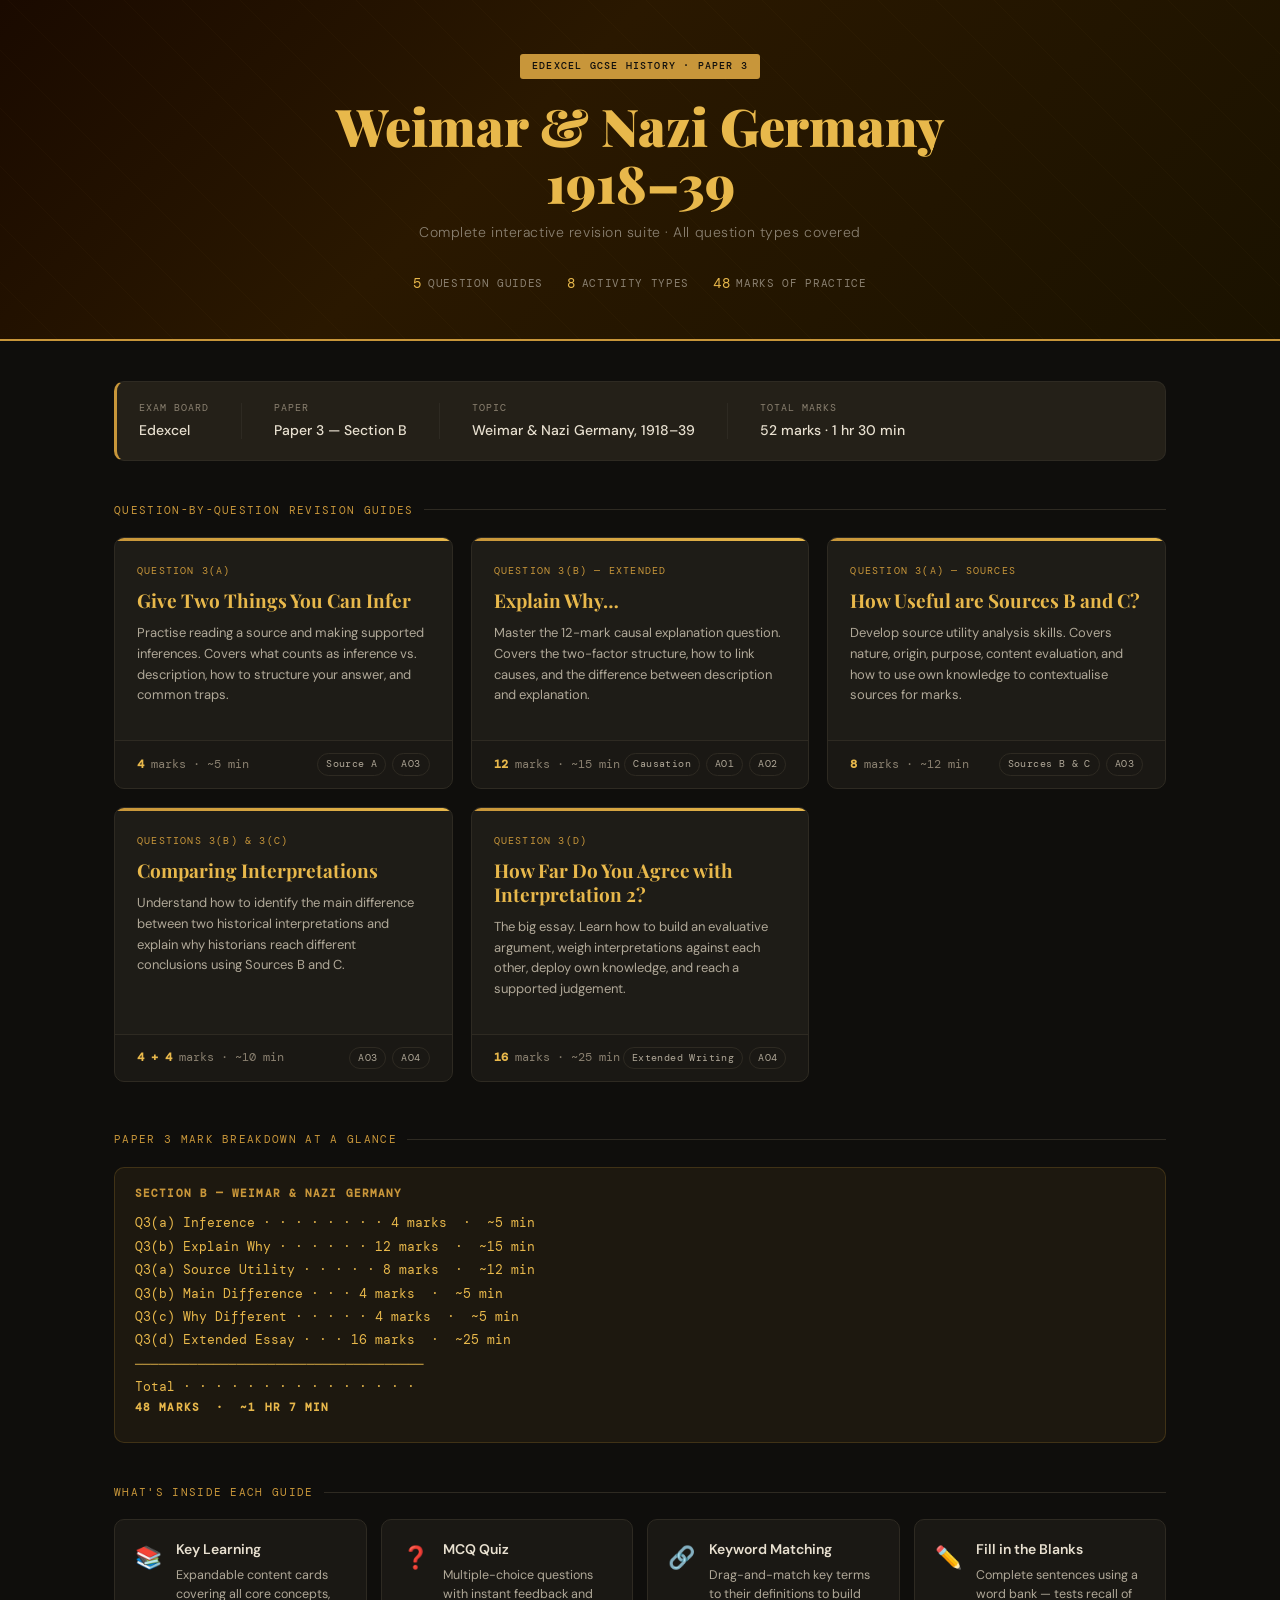
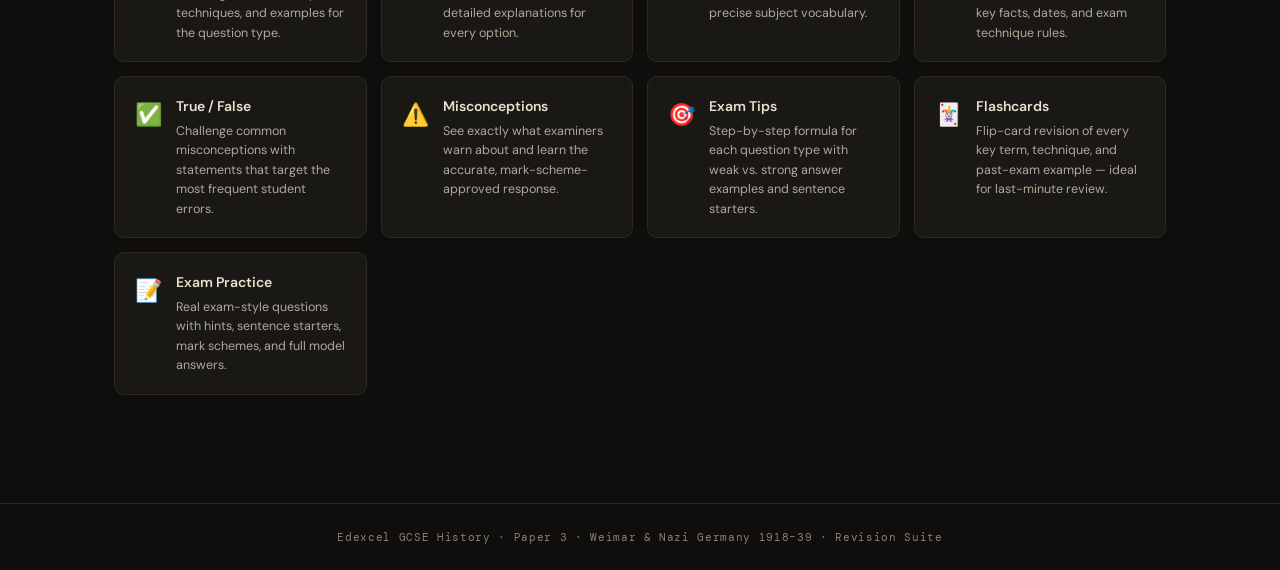
<file: index.html>
<!doctype html>
<html lang="en">

<head>
  <meta charset="UTF-8" />
  <meta name="viewport" content="width=device-width, initial-scale=1.0" />
  <title>Weimar &amp; Nazi Germany — Revision Hub</title>
  <link rel="preconnect" href="https://fonts.googleapis.com" />
  <link rel="preconnect" href="https://fonts.gstatic.com" crossorigin />
  <link
    href="https://fonts.googleapis.com/css2?family=DM+Mono:wght@400;500&family=DM+Sans:wght@300;400;500;600&family=Playfair+Display:wght@700;900&display=swap"
    rel="stylesheet" />
  <style>
    /* ── CSS Variables (mirror stylesheet.css) ── */
    :root {
      --bg: #0f0e0c;
      --surface: #1a1814;
      --surface2: #242018;
      --border: #2e2a22;
      --accent: #c8963a;
      --accent2: #e8b84b;
      --red: #c84b31;
      --green: #2d7a4f;
      --mid: #8a8070;
      --text: #e8e0d0;
      --text-dim: #b0a898;
      --card-bg: #1e1c17;
      --radius: 10px;
      --shadow: 0 4px 24px rgba(0, 0, 0, .5);
    }

    *,
    *::before,
    *::after {
      box-sizing: border-box;
      margin: 0;
      padding: 0;
    }

    body {
      font-family: 'DM Sans', sans-serif;
      background: var(--bg);
      color: var(--text);
      min-height: 100vh;
      font-size: 15px;
      line-height: 1.65;
    }

    /* ── Hero Header ── */
    .hero {
      background: linear-gradient(135deg, #1a0a00 0%, #2a1800 40%, #1a1200 100%);
      border-bottom: 2px solid var(--accent);
      padding: 52px 40px 44px;
      position: relative;
      overflow: hidden;
      text-align: center;
    }

    .hero::before {
      content: '';
      position: absolute;
      inset: 0;
      background: repeating-linear-gradient(45deg, transparent, transparent 40px,
          rgba(200, 150, 58, .03) 40px, rgba(200, 150, 58, .03) 41px);
      pointer-events: none;
    }

    .hero::after {
      content: '';
      position: absolute;
      bottom: -1px;
      left: 0;
      right: 0;
      height: 1px;
      background: linear-gradient(90deg, transparent, var(--accent), transparent);
    }

    .hero-badge {
      display: inline-block;
      background: var(--accent);
      color: #0f0e0c;
      font-family: 'DM Mono', monospace;
      font-size: 10px;
      font-weight: 500;
      letter-spacing: .12em;
      text-transform: uppercase;
      padding: 4px 12px;
      border-radius: 3px;
      margin-bottom: 18px;
      position: relative;
    }

    .hero h1 {
      font-family: 'Playfair Display', serif;
      font-size: clamp(28px, 5vw, 52px);
      font-weight: 900;
      color: var(--accent2);
      line-height: 1.1;
      margin-bottom: 10px;
      position: relative;
    }

    .hero-sub {
      color: var(--mid);
      font-size: 14px;
      font-weight: 300;
      letter-spacing: .04em;
      position: relative;
      margin-bottom: 28px;
    }

    .hero-meta {
      display: flex;
      gap: 24px;
      justify-content: center;
      flex-wrap: wrap;
      position: relative;
    }

    .hero-stat {
      display: flex;
      align-items: center;
      gap: 6px;
      font-family: 'DM Mono', monospace;
      font-size: 11px;
      color: var(--mid);
      letter-spacing: .06em;
      text-transform: uppercase;
    }

    .hero-stat span:first-child {
      color: var(--accent2);
      font-size: 14px;
    }

    /* ── Main ── */
    main {
      max-width: 1100px;
      margin: 0 auto;
      padding: 40px 24px 60px;
    }

    /* ── Section label ── */
    .section-label {
      font-family: 'DM Mono', monospace;
      font-size: 11px;
      color: var(--accent);
      letter-spacing: .12em;
      text-transform: uppercase;
      margin-bottom: 18px;
      display: flex;
      align-items: center;
      gap: 10px;
    }

    .section-label::after {
      content: '';
      flex: 1;
      height: 1px;
      background: var(--border);
    }

    /* ── Question Cards Grid ── */
    .q-grid {
      display: grid;
      grid-template-columns: repeat(auto-fill, minmax(300px, 1fr));
      gap: 18px;
      margin-bottom: 48px;
    }

    .q-card {
      background: var(--card-bg);
      border: 1px solid var(--border);
      border-radius: var(--radius);
      overflow: hidden;
      text-decoration: none;
      color: inherit;
      display: flex;
      flex-direction: column;
      transition: border-color .2s, transform .15s, box-shadow .2s;
      position: relative;
    }

    .q-card:hover {
      border-color: var(--accent);
      transform: translateY(-3px);
      box-shadow: 0 8px 32px rgba(0, 0, 0, .4);
    }

    .q-card-accent {
      height: 3px;
      background: linear-gradient(90deg, var(--accent), var(--accent2));
    }

    .q-card-body {
      padding: 22px 22px 18px;
      flex: 1;
      display: flex;
      flex-direction: column;
    }

    .q-card-number {
      font-family: 'DM Mono', monospace;
      font-size: 10px;
      letter-spacing: .12em;
      text-transform: uppercase;
      color: var(--accent);
      margin-bottom: 10px;
    }

    .q-card-title {
      font-family: 'Playfair Display', serif;
      font-size: 19px;
      font-weight: 700;
      color: var(--accent2);
      line-height: 1.25;
      margin-bottom: 10px;
    }

    .q-card-desc {
      font-size: 13px;
      color: var(--text-dim);
      line-height: 1.6;
      flex: 1;
      margin-bottom: 16px;
    }

    .q-card-footer {
      display: flex;
      align-items: center;
      justify-content: space-between;
      padding: 12px 22px;
      border-top: 1px solid var(--border);
      background: rgba(0, 0, 0, .15);
    }

    .q-card-marks {
      font-family: 'DM Mono', monospace;
      font-size: 12px;
      color: var(--mid);
    }

    .q-card-marks strong {
      color: var(--accent2);
    }

    .q-card-tags {
      display: flex;
      gap: 6px;
      flex-wrap: wrap;
    }

    .tag {
      font-family: 'DM Mono', monospace;
      font-size: 10px;
      padding: 2px 8px;
      border-radius: 20px;
      border: 1px solid var(--border);
      color: var(--text-dim);
      letter-spacing: .04em;
    }

    .q-card-arrow {
      position: absolute;
      bottom: 14px;
      right: 20px;
      font-size: 18px;
      color: var(--accent);
      opacity: 0;
      transition: opacity .2s, transform .2s;
    }

    .q-card:hover .q-card-arrow {
      opacity: 1;
      transform: translateX(3px);
    }

    /* ── How to Use Section ── */
    .how-grid {
      display: grid;
      grid-template-columns: repeat(auto-fill, minmax(220px, 1fr));
      gap: 14px;
      margin-bottom: 48px;
    }

    .how-card {
      background: var(--surface);
      border: 1px solid var(--border);
      border-radius: var(--radius);
      padding: 18px 20px;
      display: flex;
      gap: 14px;
      align-items: flex-start;
    }

    .how-icon {
      font-size: 22px;
      flex-shrink: 0;
      margin-top: 2px;
    }

    .how-label {
      font-weight: 600;
      font-size: 14px;
      color: var(--text);
      margin-bottom: 4px;
    }

    .how-desc {
      font-size: 12.5px;
      color: var(--text-dim);
      line-height: 1.55;
    }

    /* ── Paper info banner ── */
    .paper-banner {
      background: var(--surface2);
      border: 1px solid var(--border);
      border-left: 3px solid var(--accent);
      border-radius: var(--radius);
      padding: 18px 22px;
      margin-bottom: 40px;
      display: flex;
      gap: 32px;
      flex-wrap: wrap;
      align-items: center;
    }

    .paper-banner-item {
      display: flex;
      flex-direction: column;
      gap: 2px;
    }

    .pb-label {
      font-family: 'DM Mono', monospace;
      font-size: 10px;
      color: var(--mid);
      letter-spacing: .1em;
      text-transform: uppercase;
    }

    .pb-value {
      font-size: 14px;
      font-weight: 500;
      color: var(--text);
    }

    .pb-divider {
      width: 1px;
      height: 36px;
      background: var(--border);
      flex-shrink: 0;
    }

    /* ── Formula box (reuse from stylesheet) ── */
    .formula-box {
      background: rgba(200, 150, 58, .08);
      border: 1px solid rgba(200, 150, 58, .2);
      border-radius: var(--radius);
      padding: 16px 20px;
      font-family: 'DM Mono', monospace;
      font-size: 13px;
      color: var(--accent2);
      margin-bottom: 40px;
      line-height: 1.8;
    }

    .formula-box strong {
      color: var(--accent);
      font-size: 11px;
      text-transform: uppercase;
      letter-spacing: .1em;
      display: block;
      margin-bottom: 8px;
    }

    /* ── Footer ── */
    footer {
      text-align: center;
      padding: 24px;
      border-top: 1px solid var(--border);
      font-family: 'DM Mono', monospace;
      font-size: 11px;
      color: var(--mid);
      letter-spacing: .06em;
    }

    /* ── Responsive ── */
    @media (max-width: 640px) {
      .hero {
        padding: 36px 16px 32px;
      }

      main {
        padding: 28px 12px 48px;
      }

      .paper-banner {
        gap: 16px;
      }

      .pb-divider {
        display: none;
      }
    }
  </style>
</head>

<body>

  <!-- ── Hero ── -->
  <header class="hero">
    <div class="hero-badge">Edexcel GCSE History · Paper 3</div>
    <h1>Weimar &amp; Nazi Germany<br>1918–39</h1>
    <p class="hero-sub">Complete interactive revision suite · All question types covered</p>
    <div class="hero-meta">
      <div class="hero-stat"><span>5</span><span>Question Guides</span></div>
      <div class="hero-stat"><span>8</span><span>Activity Types</span></div>
      <div class="hero-stat"><span>48</span><span>Marks of Practice</span></div>
    </div>
  </header>

  <main>

    <!-- ── Paper Info ── -->
    <div class="paper-banner">
      <div class="paper-banner-item">
        <span class="pb-label">Exam Board</span>
        <span class="pb-value">Edexcel</span>
      </div>
      <div class="pb-divider"></div>
      <div class="paper-banner-item">
        <span class="pb-label">Paper</span>
        <span class="pb-value">Paper 3 — Section B</span>
      </div>
      <div class="pb-divider"></div>
      <div class="paper-banner-item">
        <span class="pb-label">Topic</span>
        <span class="pb-value">Weimar &amp; Nazi Germany, 1918–39</span>
      </div>
      <div class="pb-divider"></div>
      <div class="paper-banner-item">
        <span class="pb-label">Total marks</span>
        <span class="pb-value">52 marks · 1 hr 30 min</span>
      </div>
    </div>

    <!-- ── Question Guides ── -->
    <div class="section-label">Question-by-Question Revision Guides</div>

    <div class="q-grid">

      <!-- Q1 -->
      <a class="q-card" href="Q1_Give_Two_Things_You_Can_Infer.html">
        <div class="q-card-accent"></div>
        <div class="q-card-body">
          <div class="q-card-number">Question 3(a)</div>
          <div class="q-card-title">Give Two Things You Can Infer</div>
          <div class="q-card-desc">Practise reading a source and making supported inferences. Covers what counts as
            inference vs. description, how to structure your answer, and common traps.</div>
        </div>
        <div class="q-card-footer">
          <span class="q-card-marks"><strong>4</strong> marks · ~5 min</span>
          <div class="q-card-tags">
            <span class="tag">Source A</span>
            <span class="tag">AO3</span>
          </div>
        </div>
        <span class="q-card-arrow">→</span>
      </a>

      <!-- Q2 -->
      <a class="q-card" href="Q2_Explain_Why.html">
        <div class="q-card-accent"></div>
        <div class="q-card-body">
          <div class="q-card-number">Question 3(b) — Extended</div>
          <div class="q-card-title">Explain Why…</div>
          <div class="q-card-desc">Master the 12-mark causal explanation question. Covers the two-factor structure, how
            to link causes, and the difference between description and explanation.</div>
        </div>
        <div class="q-card-footer">
          <span class="q-card-marks"><strong>12</strong> marks · ~15 min</span>
          <div class="q-card-tags">
            <span class="tag">Causation</span>
            <span class="tag">AO1</span>
            <span class="tag">AO2</span>
          </div>
        </div>
        <span class="q-card-arrow">→</span>
      </a>

      <!-- Q3 -->
      <a class="q-card" href="Q3a_Usefulness_of_Sources.html">
        <div class="q-card-accent"></div>
        <div class="q-card-body">
          <div class="q-card-number">Question 3(a) — Sources</div>
          <div class="q-card-title">How Useful are Sources B and C?</div>
          <div class="q-card-desc">Develop source utility analysis skills. Covers nature, origin, purpose, content
            evaluation, and how to use own knowledge to contextualise sources for marks.</div>
        </div>
        <div class="q-card-footer">
          <span class="q-card-marks"><strong>8</strong> marks · ~12 min</span>
          <div class="q-card-tags">
            <span class="tag">Sources B &amp; C</span>
            <span class="tag">AO3</span>
          </div>
        </div>
        <span class="q-card-arrow">→</span>
      </a>

      <!-- Q4 — current page -->
      <a class="q-card" href="Q3b_Q3c_Comparing_Interpretations.html">
        <div class="q-card-accent"></div>
        <div class="q-card-body">
          <div class="q-card-number">Questions 3(b) &amp; 3(c)</div>
          <div class="q-card-title">Comparing Interpretations</div>
          <div class="q-card-desc">Understand how to identify the main difference between two historical interpretations
            and explain why historians reach different conclusions using Sources B and C.</div>
        </div>
        <div class="q-card-footer">
          <span class="q-card-marks"><strong>4 + 4</strong> marks · ~10 min</span>
          <div class="q-card-tags">
            <span class="tag">AO3</span>
            <span class="tag">AO4</span>
          </div>
        </div>
        <span class="q-card-arrow">→</span>
      </a>

      <!-- Q5 -->
      <a class="q-card" href="Q3d_How_Far_Do_You_Agree.html">
        <div class="q-card-accent"></div>
        <div class="q-card-body">
          <div class="q-card-number">Question 3(d)</div>
          <div class="q-card-title">How Far Do You Agree with Interpretation 2?</div>
          <div class="q-card-desc">The big essay. Learn how to build an evaluative argument, weigh interpretations
            against each other, deploy own knowledge, and reach a supported judgement.</div>
        </div>
        <div class="q-card-footer">
          <span class="q-card-marks"><strong>16</strong> marks · ~25 min</span>
          <div class="q-card-tags">
            <span class="tag">Extended Writing</span>
            <span class="tag">AO4</span>
          </div>
        </div>
        <span class="q-card-arrow">→</span>
      </a>

    </div>

    <!-- ── Mark Breakdown ── -->
    <div class="section-label">Paper 3 Mark Breakdown at a Glance</div>

    <div class="formula-box">
      <strong>Section B — Weimar &amp; Nazi Germany</strong>
      Q3(a) Inference · · · · · · · · 4 marks &nbsp;·&nbsp; ~5 min<br>
      Q3(b) Explain Why · · · · · · 12 marks &nbsp;·&nbsp; ~15 min<br>
      Q3(a) Source Utility · · · · · 8 marks &nbsp;·&nbsp; ~12 min<br>
      Q3(b) Main Difference · · · 4 marks &nbsp;·&nbsp; ~5 min<br>
      Q3(c) Why Different · · · · · 4 marks &nbsp;·&nbsp; ~5 min<br>
      Q3(d) Extended Essay · · · 16 marks &nbsp;·&nbsp; ~25 min<br>
      ─────────────────────────────────────<br>
      Total · · · · · · · · · · · · · · · <strong style="color:var(--accent2)">48 marks &nbsp;·&nbsp; ~1 hr 7
        min</strong>
    </div>

    <!-- ── How to Use ── -->
    <div class="section-label">What's Inside Each Guide</div>

    <div class="how-grid">
      <div class="how-card">
        <div class="how-icon">📚</div>
        <div>
          <div class="how-label">Key Learning</div>
          <div class="how-desc">Expandable content cards covering all core concepts, techniques, and examples for the
            question type.</div>
        </div>
      </div>
      <div class="how-card">
        <div class="how-icon">❓</div>
        <div>
          <div class="how-label">MCQ Quiz</div>
          <div class="how-desc">Multiple-choice questions with instant feedback and detailed explanations for every
            option.</div>
        </div>
      </div>
      <div class="how-card">
        <div class="how-icon">🔗</div>
        <div>
          <div class="how-label">Keyword Matching</div>
          <div class="how-desc">Drag-and-match key terms to their definitions to build precise subject vocabulary.</div>
        </div>
      </div>
      <div class="how-card">
        <div class="how-icon">✏️</div>
        <div>
          <div class="how-label">Fill in the Blanks</div>
          <div class="how-desc">Complete sentences using a word bank — tests recall of key facts, dates, and exam
            technique rules.</div>
        </div>
      </div>
      <div class="how-card">
        <div class="how-icon">✅</div>
        <div>
          <div class="how-label">True / False</div>
          <div class="how-desc">Challenge common misconceptions with statements that target the most frequent student
            errors.</div>
        </div>
      </div>
      <div class="how-card">
        <div class="how-icon">⚠️</div>
        <div>
          <div class="how-label">Misconceptions</div>
          <div class="how-desc">See exactly what examiners warn about and learn the accurate, mark-scheme-approved
            response.</div>
        </div>
      </div>
      <div class="how-card">
        <div class="how-icon">🎯</div>
        <div>
          <div class="how-label">Exam Tips</div>
          <div class="how-desc">Step-by-step formula for each question type with weak vs. strong answer examples and
            sentence starters.</div>
        </div>
      </div>
      <div class="how-card">
        <div class="how-icon">🃏</div>
        <div>
          <div class="how-label">Flashcards</div>
          <div class="how-desc">Flip-card revision of every key term, technique, and past-exam example — ideal for
            last-minute review.</div>
        </div>
      </div>
      <div class="how-card">
        <div class="how-icon">📝</div>
        <div>
          <div class="how-label">Exam Practice</div>
          <div class="how-desc">Real exam-style questions with hints, sentence starters, mark schemes, and full model
            answers.</div>
        </div>
      </div>
    </div>

  </main>

  <footer>
    Edexcel GCSE History · Paper 3 · Weimar &amp; Nazi Germany 1918–39 · Revision Suite
  </footer>

</body>

</html>
</file>
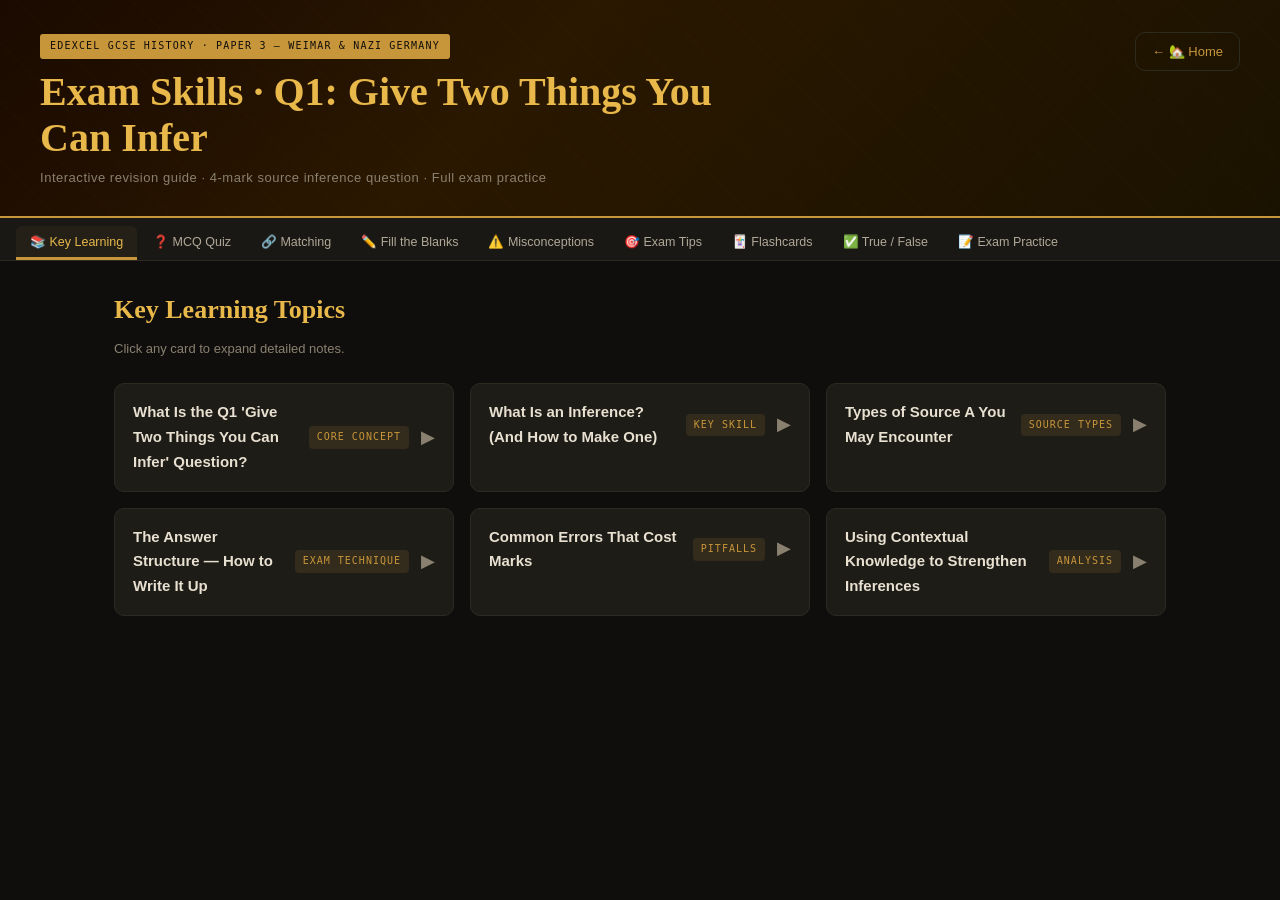
<file: Q1_Give_Two_Things_You_Can_Infer.html>
<!doctype html>
<html lang="en">

<head>
  <meta charset="UTF-8">
  <meta name="viewport" content="width=device-width, initial-scale=1.0">
  <title>Topic 1 — The Weimar Republic 1918–1929 · Interactive Study Guide</title>
  <link rel="preconnect" href="https://fonts.googleapis.com">
<link rel="stylesheet" href="stylesheet.css">
    

</head>

<body>

  <header>
    <div>
      <div class="badge">Edexcel GCSE History · Paper 3 — Weimar &amp; Nazi Germany</div>
      <h1>Topic 1 · The Weimar Republic 1918–1929</h1>
      <p>Interactive revision guide · All key content + full exam practice</p>
    </div>
    <a href="index.html" class="home-link">← 🏡 Home</a>
  </header>

  <nav class="tab-bar" id="tabBar">
    <button class="tab-btn active" onclick="switchTab('learn',this)">📚 Key Learning</button>
    <button class="tab-btn" onclick="switchTab('mcq',this)">❓ MCQ Quiz</button>
    <button class="tab-btn" onclick="switchTab('matching',this)">🔗 Matching</button>
    <button class="tab-btn" onclick="switchTab('fib',this)">✏️ Fill the Blanks</button>
    <button class="tab-btn" onclick="switchTab('misconceptions',this)">⚠️ Misconceptions</button>
    <button class="tab-btn" onclick="switchTab('examtips',this)">🎯 Exam Tips</button>
    <button class="tab-btn" onclick="switchTab('flashcards',this)">🃏 Flashcards</button>
    <button class="tab-btn" onclick="switchTab('truefalse',this)">✅ True / False</button>
    <button class="tab-btn" onclick="switchTab('exampractice',this)">📝 Exam Practice</button>
  </nav>

  <main>

    <!-- ═══════════════════════ KEY LEARNING ═══════════════════════ -->
    <div class="tab-panel active" id="tab-learn">
      <h2 class="section-title">Key Learning Topics</h2>
      <p class="section-sub">Click any card to expand detailed notes.</p>
      <div class="topic-grid" id="topicGrid"></div>
    </div>

    <!-- ═══════════════════════ MCQ ═══════════════════════ -->
    <div class="tab-panel" id="tab-mcq">
      <h2 class="section-title">Multiple Choice Questions</h2>
      <p class="section-sub">Select an answer to reveal instant feedback.</p>
      <div class="score-bar">
        <div>
          <div class="score-num" id="mcqScore">0</div>
          <div style="font-size:12px;color:var(--mid)">correct answers</div>
        </div>
        <div style="font-size:13px;color:var(--mid)">out of <strong id="mcqTotal">0</strong> attempted</div>
        <button class="reset-btn" onclick="resetMCQ()">RESET</button>
      </div>
      <div class="quiz-wrap" id="mcqWrap"></div>
    </div>

    <!-- ═══════════════════════ MATCHING ═══════════════════════ -->
    <div class="tab-panel" id="tab-matching">
      <h2 class="section-title">Matching Activity</h2>
      <p class="section-sub">Click a term on the left, then click the matching definition on the right.</p>
      <div class="score-bar">
        <div>
          <div class="score-num" id="matchScore">0</div>
          <div style="font-size:12px;color:var(--mid)">matched</div>
        </div>
        <div style="font-size:13px;color:var(--mid)">out of <strong id="matchTotal">0</strong></div>
        <button class="reset-btn" onclick="resetMatch()">RESET</button>
      </div>
      <div class="match-grid">
        <div>
          <div class="match-label">TERMS</div>
          <div class="match-col" id="matchLeft"></div>
        </div>
        <div>
          <div class="match-label">DEFINITIONS</div>
          <div class="match-col" id="matchRight"></div>
        </div>
      </div>
    </div>

    <!-- ═══════════════════════ FILL IN BLANKS ═══════════════════════ -->
    <div class="tab-panel" id="tab-fib">
      <h2 class="section-title">Fill in the Blanks</h2>
      <p class="section-sub">Choose the correct word from each dropdown. Wrong answers reset — try again!</p>
      <div class="score-bar">
        <div>
          <div class="score-num" id="fibScore">0</div>
          <div style="font-size:12px;color:var(--mid)">correct</div>
        </div>
        <div style="font-size:13px;color:var(--mid)">of <strong id="fibTotal">0</strong> blanks</div>
        <button class="reset-btn" onclick="resetFIB()">RESET</button>
      </div>
      <div class="fib-wrap" id="fibWrap"></div>
    </div>

    <!-- ═══════════════════════ MISCONCEPTIONS ═══════════════════════ -->
    <div class="tab-panel" id="tab-misconceptions">
      <h2 class="section-title">Common Misconceptions</h2>
      <p class="section-sub">What students often think — and what examiners actually want.</p>
      <div class="misc-list" id="miscList"></div>
    </div>

    <!-- ═══════════════════════ EXAM TIPS ═══════════════════════ -->
    <div class="tab-panel" id="tab-examtips">
      <h2 class="section-title">Exam Questions &amp; Tips</h2>
      <p class="section-sub">Most repeated question types and mark-scheme structures from real papers.</p>
      <div class="tips-grid" id="tipsGrid"></div>
    </div>

    <!-- ═══════════════════════ FLASHCARDS ═══════════════════════ -->
    <div class="tab-panel" id="tab-flashcards">
      <h2 class="section-title">Flashcards</h2>
      <p class="section-sub">Test yourself! Flip the card and rate your knowledge.</p>
      <div class="fc-container">
        <div class="score-bar" id="fcScoreBar" style="display:none;margin-bottom:20px">
          <div>
            <div class="score-num" id="fcKnown" style="color:#2d7a4f">0</div>
            <div style="font-size:12px;color:var(--mid)">known</div>
          </div>
          <div>
            <div class="score-num" id="fcUnknown" style="color:#c84b31">0</div>
            <div style="font-size:12px;color:var(--mid)">learning</div>
          </div>
          <div style="font-size:13px;color:var(--mid)">out of <strong id="fcTotalTrack">0</strong></div>
          <button class="reset-btn" onclick="resetFlashcards()">RESET</button>
        </div>
        <div id="fcActiveArea">
          <div class="fc-progress" id="fcProgress">Card 1 of 0</div>
          <div class="flashcard" id="flashcard" onclick="flipCard()">
            <div class="fc-inner">
              <div class="fc-front">
                <div class="fc-label">KEY TERM</div>
                <div class="fc-term" id="fcTerm"></div>
              </div>
              <div class="fc-back">
                <div class="fc-def" id="fcDef"></div>
              </div>
            </div>
          </div>
          <p class="fc-hint">👆 Click card to flip</p>
          <div class="fc-nav" id="fcNavDefault">
            <button class="fc-btn outline" onclick="prevCard()">← Prev</button>
            <button class="fc-btn outline" onclick="flipCard()">Flip</button>
            <button class="fc-btn" onclick="nextCard()">Next →</button>
          </div>
          <div class="fc-nav" id="fcNavAssess" style="display:none;gap:15px">
            <button class="fc-btn outline" style="border-color:#c84b31;color:#c84b31;flex:1" onclick="markCard(false)">❌
              Still Learning</button>
            <button class="fc-btn" style="background:#2d7a4f;border-color:#2d7a4f;flex:1" onclick="markCard(true)">✅ Got
              It</button>
          </div>
        </div>
        <div id="fcSummaryArea" style="display:none;text-align:center;padding:40px 20px">
          <h3 style="font-family:'Playfair Display',serif;color:var(--accent2);font-size:24px;margin-bottom:12px">
            Session Complete! 🎉</h3>
          <p style="margin:15px 0;color:var(--text-dim)">You knew <strong id="fcSummaryKnown"
              style="color:var(--accent2)">0</strong> out of <strong id="fcSummaryTotal"
              style="color:var(--accent2)">0</strong> cards.</p>
          <div style="margin-top:25px;display:flex;gap:15px;justify-content:center;flex-wrap:wrap">
            <button class="fc-btn" id="btnReviewWrong" onclick="reviewWrong()"
              style="background:#c84b31;border-color:#c84b31">Review Incorrect</button>
            <button class="fc-btn outline" onclick="resetFlashcards()">Practice All Again</button>
          </div>
        </div>
      </div>
    </div>

    <!-- ═══════════════════════ TRUE / FALSE ═══════════════════════ -->
    <div class="tab-panel" id="tab-truefalse">
      <h2 class="section-title">True or False?</h2>
      <p class="section-sub">Test your knowledge with these statements.</p>
      <div class="score-bar">
        <div>
          <div class="score-num" id="tfScore">0</div>
          <div style="font-size:12px;color:var(--mid)">correct</div>
        </div>
        <div style="font-size:13px;color:var(--mid)">of <strong id="tfTotal">0</strong> answered</div>
        <button class="reset-btn" onclick="resetTF()">RESET</button>
      </div>
      <div class="tf-wrap" id="tfWrap"></div>
    </div>

    <!-- ═══════════════════════ EXAM PRACTICE ═══════════════════════ -->
    <div class="tab-panel" id="tab-exampractice">
      <h2 class="section-title">Exam Practice Questions</h2>
      <p class="section-sub">Full exam questions with mark schemes. Use <strong>Hint</strong>, <strong>Sentence
          Starter</strong> and <strong>Submit &amp; See Mark Scheme</strong> for each question.</p>
      <div class="ep-list" id="epList"></div>
    </div>

  </main>

<script>

  /* ══════════════════════════════════════════════
     PAGE METADATA — Q1 Give Two Things You Can Infer
  ══════════════════════════════════════════════ */

    const pageMeta = {
      badge: "Edexcel GCSE History · Paper 3 — Weimar &amp; Nazi Germany",
      title: "Exam Skills · Q1: Give Two Things You Can Infer",
      subtitle: "Interactive revision guide · 4-mark source inference question · Full exam practice"
    };


    /* ══════════════════════════════════════════════
       ARRAY 1 · topics  (📚 Key Learning)
    ══════════════════════════════════════════════ */

    const topics = [
      {
        title: "What Is the Q1 'Give Two Things You Can Infer' Question?",
        tag: "Core Concept",
        content: `<p>Question 1 on Edexcel GCSE History Paper 3 (Weimar &amp; Nazi Germany) asks you to make <strong>two inferences</strong> from Source A. It is worth <strong>4 marks</strong> and should take <strong>no more than 5 minutes</strong>.</p>
<ul>
  <li><strong>Structure:</strong> The answer space is divided into four guided sections — two inferences, each supported by a detail from the source.</li>
  <li><strong>Marks:</strong> 1 mark per inference + 1 mark per supporting detail = 4 marks total.</li>
  <li><strong>Source A:</strong> Always found on the first page of the answer booklet — do NOT use Sources B or C, which are for Section B.</li>
</ul>
<div class="formula-box">
  <strong>The 4-Mark Formula:</strong><br>
  Inference (i) → 1 mark &nbsp;|&nbsp; Supporting detail (i) → 1 mark<br>
  Inference (ii) → 1 mark &nbsp;|&nbsp; Supporting detail (ii) → 1 mark
</div>`
      },
      {
        title: "What Is an Inference? (And How to Make One)",
        tag: "Key Skill",
        content: `<p>An <strong>inference</strong> is an <em>educated guess</em> based on evidence — it goes <strong>beyond what is directly stated</strong> in the source. You must read between the lines.</p>
<p>Use the three-step 'I Notice / I Know / I Think' method:</p>
<ul>
  <li><strong>I notice</strong> — What does the source show or say? (the evidence)</li>
  <li><strong>I already know</strong> — What contextual knowledge can you apply?</li>
  <li><strong>Now I am thinking…</strong> — Combine both to form your inference statement.</li>
</ul>
<div class="case-study-box">
  <h4>Worked Example — Source about Gestapo (Rhineland, July 1938)</h4>
  <p><em>"In a café, a 64-year-old woman remarked: 'Mussolini has more political sense in one of his boots than Hitler has in his brain.' The remark was overheard and five minutes later the woman was arrested by the Gestapo, who had been alerted by telephone."</em></p>
  <p><strong>✅ Valid inference:</strong> "It was dangerous to voice your opinion in Nazi Germany." → Supported by: "The remark was overheard and five minutes later the woman was arrested by the Gestapo."</p>
  <p><strong>✅ Valid inference:</strong> "Ordinary people reported disloyalty to the Nazis." → Supported by: "the Gestapo, who had been alerted by telephone."</p>
  <p><strong>❌ Not an inference:</strong> "A woman was arrested." — This is just copying the source, not reading beyond it.</p>
</div>`
      },
      {
        title: "Types of Source A You May Encounter",
        tag: "Source Types",
        content: `<p>Source A can take several forms. Your strategy for finding supporting details changes depending on the source type.</p>
<div class="two-col">
  <div>
    <div class="col-head">Written Sources</div>
    <div class="pro-item"><strong>Book extracts, speeches, letters, diary entries, newspaper reports</strong> — use a direct <em>quotation</em> in speech marks to support your inference. Keep it short and focused.</div>
    <div class="pro-item">Example: "The Nazis have succeeded with their propaganda" supports an inference about the success of the 1936 Olympics.</div>
  </div>
  <div>
    <div class="col-head">Visual Sources</div>
    <div class="con-item"><strong>Photographs, political cartoons, posters</strong> — describe a specific detail you can see. Do not just say "the image shows." Be precise about what part of the image supports your inference.</div>
    <div class="con-item">Example: "All members are wearing their full uniform neatly" supports an inference about Hitler Youth discipline.</div>
  </div>
</div>
<p>Past Paper 3 Source A topics have included: Berlin Olympics 1936; early Nazi Party; Kristallnacht; Reichstag Fire; Hitler Youth; education in Nazi Germany; Hitler's support in the early 1920s; Jewish boycott of April 1933.</p>`
      },
      {
        title: "The Answer Structure — How to Write It Up",
        tag: "Exam Technique",
        content: `<p>The answer booklet gives you a <strong>pre-structured table</strong> with four boxes. Fill each one precisely.</p>
<ul>
  <li><strong>Box 1 — "What I can infer" (i):</strong> Write your first inference in one clear sentence. It must go beyond the source.</li>
  <li><strong>Box 2 — "Details in the source that tell me this" (i):</strong> Give a direct quote (written source) or a description of a visible detail (visual source).</li>
  <li><strong>Box 3 — "What I can infer" (ii):</strong> A <em>different</em> inference — do not repeat your first point in different words.</li>
  <li><strong>Box 4 — "Details in the source that tell me this" (ii):</strong> A different quote or description — it must link clearly to inference (ii).</li>
</ul>
<div class="case-study-box">
  <h4>Annotation Tip Before You Write</h4>
  <p>Before filling in the table: underline the topic in the question, read the source fully twice, and annotate it with any contextual knowledge you can connect. This prevents you from just copying the source.</p>
</div>`
      },
      {
        title: "Common Errors That Cost Marks",
        tag: "Pitfalls",
        content: `<p>These four errors are the most common reasons students score 2 out of 4 instead of full marks:</p>
<ul>
  <li><strong>Copying the source:</strong> Writing out what the source directly states is NOT an inference. You must go beyond it and draw a conclusion.</li>
  <li><strong>No supporting detail:</strong> Writing two inferences without evidence from the source caps you at 2 marks maximum.</li>
  <li><strong>Writing more than two inferences:</strong> The examiner only marks the first two. Extra inferences waste time and gain nothing.</li>
  <li><strong>Vague inference:</strong> "Jews were treated badly" is too vague — it scores nothing without development into a precise point supported by source detail.</li>
</ul>
<div class="two-col">
  <div>
    <div class="col-head">❌ Weak Response</div>
    <div class="con-item">Inference: "The Nazis treated Jews badly." Detail: "Jews were being targeted." — vague, and the detail is not actually from the source.</div>
  </div>
  <div>
    <div class="col-head">✅ Strong Response</div>
    <div class="pro-item">Inference: "The boycott of Jewish shops was organised and officially supported by the Nazi regime." Detail: "The photograph shows SA pickets deliberately blocking the entrance, carrying political slogans such as 'Germans! Protect yourselves! Don't buy from Jews!'"</div>
  </div>
</div>`
      },
      {
        title: "Using Contextual Knowledge to Strengthen Inferences",
        tag: "Analysis",
        content: `<p>You are not expected to use contextual knowledge in this question, but knowing the historical context helps you move from surface reading to genuine inference. Your own knowledge lets you interpret what the source implies.</p>
<ul>
  <li><strong>Ernst Röhm source (1928):</strong> Knowing that the Nazi Party changed its name in 1920 helps you infer that early growth was driven by personal networks before mass appeal.</li>
  <li><strong>Kristallnacht source (1938):</strong> Knowing it was a nationwide pogrom helps you infer that the violence was organised state policy, not spontaneous mob violence.</li>
  <li><strong>Reichstag Fire source (1933):</strong> Knowing the Nazis used it to pass the Decree for the Protection of People and State helps you infer they had prepared contingency plans in advance.</li>
</ul>
<div class="case-study-box">
  <h4>Key Principle</h4>
  <p>Context helps you identify <em>what</em> to infer — but your evidence must always be a detail <em>from the source itself</em>. Never cite knowledge as your source evidence. The examiner awards marks only for details taken directly from Source A.</p>
</div>`
      }
    ];


    /* ══════════════════════════════════════════════
       ARRAY 2 · mcqData  (❓ MCQ Quiz)
    ══════════════════════════════════════════════ */

    const mcqData = [
      {
        q: "How many marks is Question 1 ('Give two things you can infer') worth on Edexcel Paper 3?",
        opts: ["2 marks", "4 marks", "6 marks", "8 marks"],
        ans: 1,
        explain: "Correct: B. The question is worth 4 marks — 1 mark for each inference and 1 mark for each supporting detail from the source. A is wrong (only 2 marks would mean no support detail needed). C and D are far too high for this quick-fire question type."
      },
      {
        q: "What is the maximum recommended time to spend on Question 1 in the exam?",
        opts: ["2 minutes", "10 minutes", "5 minutes", "15 minutes"],
        ans: 2,
        explain: "Correct: C. No more than 5 minutes should be spent on Q1. A is too rushed — you need time to read the source properly. B and D are far too long and would eat into time needed for the 12-mark, 8-mark and 16-mark questions."
      },
      {
        q: "Which of the following best describes a valid inference from a source?",
        opts: [
          "A direct copy of a sentence from the source",
          "A conclusion that goes beyond what is directly stated, supported by source evidence",
          "A general statement about the time period using your own knowledge only",
          "A summary of everything the source mentions"
        ],
        ans: 1,
        explain: "Correct: B. An inference is an educated guess that reads beyond the surface of the source. A is wrong — copying the source scores 0 for the inference mark. C is wrong — you must base inferences on the source, not knowledge alone. D is wrong — summarising is not inferring."
      },
      {
        q: "Where will you find Source A in the Edexcel Paper 3 exam?",
        opts: [
          "In the insert booklet alongside Sources B and C",
          "On the front cover of the exam paper",
          "On the first page of the answer booklet",
          "Printed separately on a resource sheet"
        ],
        ans: 2,
        explain: "Correct: C. Source A is always on the first page of the answer booklet. A is wrong — Sources B and C are in the insert booklet and are for Section B only. B and D are incorrect — these locations do not reflect the actual exam format."
      },
      {
        q: "A student writes: 'The Berlin Olympics 1936 was a success.' What is wrong with this as an inference?",
        opts: [
          "It is too long and should be shorter",
          "It directly copies the question and does not read beyond the source",
          "It is factually incorrect",
          "It refers to the wrong source"
        ],
        ans: 1,
        explain: "Correct: B. This is not an inference — it simply restates the question topic. A valid inference must go beyond the surface content, e.g. 'The Nazis used the Olympics to strengthen their international image.' A, C, and D are not the core problem with this answer."
      },
      {
        q: "A student writes two excellent inferences but provides no supporting details from the source. What is the maximum mark they can receive?",
        opts: ["4 marks", "3 marks", "2 marks", "0 marks"],
        ans: 2,
        explain: "Correct: C. Without source evidence, the student can earn at most 2 marks (1 per inference). The supporting detail from the source is worth 1 mark each — skipping it costs half the total marks available."
      },
      {
        q: "Source A is a photograph of Hitler Youth members in uniform. Which of the following is the best supported inference?",
        opts: [
          "The Nazis were a political party",
          "The Hitler Youth was popular with all young Germans",
          "The Hitler Youth enforced a sense of discipline and conformity among its members",
          "All German boys were forced to join the Hitler Youth by 1939"
        ],
        ans: 2,
        explain: "Correct: C. This inference reads beyond the image and is supportable by describing visible details (e.g. members standing in straight lines, wearing matching uniforms). A is far too general. B cannot be inferred from one photograph. D introduces specific historical knowledge that goes beyond what is inferable from the source itself."
      },
      {
        q: "Which of the following supporting details would score the inference mark for a written source?",
        opts: [
          "A paraphrase of the whole source in your own words",
          "A direct quotation from the source in speech marks",
          "A contextual fact you have memorised about the period",
          "A reference to Sources B or C from the insert booklet"
        ],
        ans: 1,
        explain: "Correct: B. For written sources, you should use a direct quotation in speech marks to support your inference. A is not precise enough — paraphrasing the whole source is not evidence for one specific inference. C uses knowledge instead of the source. D refers to the wrong sources entirely."
      },
      {
        q: "How many inferences should you write for Question 1?",
        opts: [
          "One — focus on quality over quantity",
          "Two — exactly as the question instructs",
          "Three or four — more inferences means more marks",
          "As many as possible to show wider knowledge"
        ],
        ans: 1,
        explain: "Correct: B. Write exactly two inferences — one for each part of the structured answer table. A would leave 2 marks on the table. C and D are wrong: the examiner only marks the first two inferences — writing extra wastes time and gains no additional marks."
      },
      {
        q: "The 2024 Q1 exam asked students to infer about which topic in Weimar and Nazi Germany?",
        opts: [
          "Education in Nazi Germany",
          "The treatment of Jews during Kristallnacht",
          "How Hitler increased support for the Nazi Party in the early 1920s",
          "The success of the Berlin Olympic Games in 1936"
        ],
        ans: 2,
        explain: "Correct: C. The 2024 exam focused on how Hitler built Nazi Party support in the early 1920s. A was the 2023 topic. B was the 2020 topic. D was the 2018 topic. Knowing past topics can help you revise but remember the topic changes each year."
      },
      {
        q: "When using a visual source (e.g. a photograph), how should you provide supporting evidence for your inference?",
        opts: [
          "Copy a caption from beneath the image",
          "Quote dialogue spoken by people in the image",
          "Describe a specific visible detail from the image",
          "Write the date the photograph was taken"
        ],
        ans: 2,
        explain: "Correct: C. For visual sources, you must describe a specific detail you can observe in the image — e.g. 'Members of the Hitler Youth are all standing in a straight line.' A is unreliable as a source of evidence. B is rarely possible. D alone is not a supporting detail for an inference."
      },
      {
        q: "Which of the following inferences about Kristallnacht (November 1938) is best supported by source evidence about 'Two old men had their walking sticks broken by Nazis'?",
        opts: [
          "The Nazis destroyed Jewish synagogues across Germany",
          "The treatment of Jewish people during Kristallnacht was cruel and targeted the vulnerable",
          "Kristallnacht was planned secretly by the SS",
          "Jewish businesses suffered significant economic damage"
        ],
        ans: 1,
        explain: "Correct: B. The detail about elderly men having their walking sticks broken specifically supports an inference about cruelty targeting vulnerable individuals. A requires different evidence (about synagogues). C cannot be inferred from this detail. D requires evidence about economic damage to businesses."
      }
    ];


    /* ══════════════════════════════════════════════
       ARRAY 3 · matchData  (🔗 Matching)
    ══════════════════════════════════════════════ */

    const matchData = [
      { term: "Inference", def: "An educated guess that goes beyond what is directly stated in a source, supported by evidence." },
      { term: "Source A", def: "The source used for Question 1, always found on the first page of the Paper 3 answer booklet." },
      { term: "Supporting detail", def: "A quotation (written source) or description of a visible feature (visual source) used to justify an inference." },
      { term: "Section A", def: "The part of Paper 3 that contains Q1 (inference) and Q2 (explain why), covering Weimar &amp; Nazi Germany." },
      { term: "Section B", def: "The part of Paper 3 that uses Sources B and C for the 8-mark usefulness question and interpretations questions." },
      { term: "4 marks", def: "The total mark allocation for Q1: 1 mark per inference + 1 mark per supporting detail, for two inferences." },
      { term: "5 minutes", def: "The recommended maximum time to spend answering Question 1 in the exam." },
      { term: "Visual source", def: "A photograph, political cartoon, or poster — evidence must be a description of what is visible." },
      { term: "Written source", def: "An extract from a book, speech, letter, or diary — evidence must be a direct quotation in speech marks." },
      { term: "Copying the source", def: "Repeating what the source directly states without drawing a conclusion — this does NOT count as an inference." },
      { term: "Contextual knowledge", def: "Your own historical knowledge about the period — useful for forming inferences but cannot replace source evidence." },
      { term: "Two inferences", def: "The exact number required by Q1 — writing more gains no extra marks; the examiner only marks the first two." }
    ];


    /* ══════════════════════════════════════════════
       ARRAY 4 · fibData  (✏️ Fill in the Blanks)
       ARRAY 5 · fibWords
    ══════════════════════════════════════════════ */

    const fibData = [
      {
        display: "Question 1 on Edexcel Paper 3 is worth _____ marks and tests your ability to make _____ from Source A.",
        blanks: { B1: "four", B2: "inferences" }
      },
      {
        display: "An inference is an _____ guess — it must go beyond what is _____ stated in the source.",
        blanks: { B1: "educated", B2: "directly" }
      },
      {
        display: "For a written source, supporting evidence must be a direct _____ from the source placed in _____ marks.",
        blanks: { B1: "quotation", B2: "speech" }
      },
      {
        display: "For a visual source such as a photograph, the supporting detail should be a _____ of a specific visible _____.",
        blanks: { B1: "description", B2: "detail" }
      },
      {
        display: "Source A is always found on the first page of the _____ booklet, not in the _____ booklet.",
        blanks: { B1: "answer", B2: "insert" }
      },
      {
        display: "The maximum recommended time for Q1 is _____ minutes because the longer questions need more _____ for planning.",
        blanks: { B1: "five", B2: "time" }
      },
      {
        display: "If a student writes two inferences but provides no source _____, the maximum mark awarded is _____.",
        blanks: { B1: "evidence", B2: "two" }
      },
      {
        display: "The 2020 exam Q1 asked students to infer about the treatment of Jewish people during '_____', while the 2022 question focused on the _____ Youth.",
        blanks: { B1: "Kristallnacht", B2: "Hitler" }
      },
      {
        display: "Writing more than two inferences is a common _____ — the examiner only marks the first _____ you write.",
        blanks: { B1: "error", B2: "two" }
      },
      {
        display: "The three-step inference method begins with 'I _____', then 'I already know', and finally 'Now I am _____'.",
        blanks: { B1: "notice", B2: "thinking" }
      }
    ];

    const fibWords = [
      // Correct answers
      "four", "inferences", "educated", "directly", "quotation", "speech",
      "description", "detail", "answer", "insert", "five", "time",
      "evidence", "two", "Kristallnacht", "Hitler", "error", "notice", "thinking",
      // Plausible distractors
      "six", "three", "eight", "summarise", "paraphrase", "implied", "obviously",
      "paragraph", "inverted commas", "explanation", "analysis", "booklet",
      "resource", "ten", "mistake", "feeling", "knowing", "Olympic", "Reichstag"
    ];


    /* ══════════════════════════════════════════════
       ARRAY 6 · tfData  (✅ True / False)
    ══════════════════════════════════════════════ */

    const tfData = [
      {
        statement: "Question 1 on Edexcel Paper 3 is worth 6 marks.",
        answer: false,
        explanation: "FALSE. Q1 is worth 4 marks — 1 mark for each inference and 1 mark for each supporting detail. Six marks applies to other question types on the paper."
      },
      {
        statement: "An inference must go beyond what is directly stated in the source.",
        answer: true,
        explanation: "TRUE. An inference is an educated guess that reads between the lines. Simply copying out what the source says is not an inference and would score 0 for that mark."
      },
      {
        statement: "You should write three or four inferences for Q1 to demonstrate wider knowledge.",
        answer: false,
        explanation: "FALSE. You must write exactly two inferences. The examiner only marks the first two. Writing extra inferences wastes time and gains no additional marks."
      },
      {
        statement: "For a written source, your supporting detail should be a direct quotation placed in speech marks.",
        answer: true,
        explanation: "TRUE. Using a direct quote in speech marks clearly shows the examiner exactly which part of the source you are using as evidence. Keep quotes short and focused on the most relevant phrase."
      },
      {
        statement: "Source A for Q1 is found in the insert booklet alongside Sources B and C.",
        answer: false,
        explanation: "FALSE. Source A is on the first page of the answer booklet. Sources B and C are in the insert booklet and are for Section B questions only. A common student error is confusing these."
      },
      {
        statement: "Describing a visible detail from a photograph is an acceptable form of supporting evidence for Q1.",
        answer: true,
        explanation: "TRUE. For visual sources, you must describe what you can see — for example, 'Members are all wearing their full uniform neatly.' You cannot quote from a photograph, so description is the required approach."
      },
      {
        statement: "You are allowed to use contextual knowledge as the supporting evidence for your inference.",
        answer: false,
        explanation: "FALSE. Supporting evidence must come directly from Source A — either a quotation or a visible detail. Your contextual knowledge can help you form the inference, but the evidence box must reference the source itself, not information you have memorised."
      },
      {
        statement: "The 2023 Q1 examination question focused on education in Nazi Germany.",
        answer: true,
        explanation: "TRUE. The 2023 exam asked students to infer about education in Nazi Germany from a source by Marianne Gärtner (Growing up in Nazi Germany, 1987). Past topics in this question have also included the Hitler Youth, Kristallnacht, and the Reichstag Fire."
      },
      {
        statement: "If a student makes one excellent inference with full source support but no second inference, they can still score 4 marks.",
        answer: false,
        explanation: "FALSE. Q1 requires two inferences, each with supporting evidence. A single inference scores a maximum of 2 marks, however well developed it is. Both inferences must be present to access full marks."
      },
      {
        statement: "A vague statement such as 'Jews were treated badly' is a valid inference for full marks.",
        answer: false,
        explanation: "FALSE. 'Jews were treated badly' is far too vague. A valid inference must make a specific, developed point — for example, 'The boycott of Jewish shops was officially organised by the Nazi regime.' Vague answers score 0 for the inference mark."
      }
    ];


    /* ══════════════════════════════════════════════
       ARRAY 7 · miscData  (⚠️ Common Misconceptions)
    ══════════════════════════════════════════════ */

    const miscData = [
      {
        wrong: "An inference is just a summary of what the source says.",
        correct: "An inference must go BEYOND the source — it is a conclusion you draw from the evidence. Simply restating or summarising the source scores 0 for the inference mark. Ask yourself: what does this detail imply or suggest? That conclusion is your inference."
      },
      {
        wrong: "You can use your own historical knowledge as the supporting detail in the evidence box.",
        correct: "The evidence box must contain a detail from Source A — either a direct quotation (for a written source) or a description of something visible (for a visual source). Your own knowledge helps you form the inference, but it cannot substitute for evidence drawn from the source itself."
      },
      {
        wrong: "Writing three or four inferences will score more marks.",
        correct: "The examiner only marks the first two inferences. Any additional inferences are ignored and the time spent writing them is wasted. Stick to exactly two, but make each one precise and fully supported."
      },
      {
        wrong: "Any detail from the source counts as evidence for any inference.",
        correct: "Your supporting detail must clearly and logically link to the inference it supports. A mismatch — using a quote about propaganda to support an inference about economic policy, for example — will cost you the evidence mark. Each inference needs its own matching detail."
      },
      {
        wrong: "Source A is found in the insert booklet with Sources B and C.",
        correct: "Source A is always on the first page of the answer booklet. Sources B and C are in the separate insert booklet and are used only for the Section B questions (usefulness and interpretations). Using the wrong source is a serious exam error."
      },
      {
        wrong: "A vague inference like 'life was hard for Jews' is acceptable if the student adds a source quote.",
        correct: "Even with a quote attached, a vague inference scores 0 for the inference mark. Examiners expect a specific, developed point that clearly reads beyond the source. 'The persecution of Jews was systematic and officially enforced by the Nazi state' is the kind of precise inference that earns the mark."
      },
      {
        wrong: "You should write as much as possible in the inference and evidence boxes to show knowledge.",
        correct: "Q1 rewards precision, not length. The inference box needs one clear sentence going beyond the source. The evidence box needs one short, well-chosen quote or description. Over-writing wastes the 5-minute target time and risks including irrelevant material. Quality over quantity every time."
      }
    ];


    /* ══════════════════════════════════════════════
       ARRAY 8 · examTips  (🎯 Exam Tips)
    ══════════════════════════════════════════════ */

    const examTips = [
      {
        type: "Q1 — Give Two Things You Can Infer — 4 marks",
        title: "The Inference Formula: Spot → Go Beyond → Evidence",
        content: `<p>Q1 tests your ability to read between the lines of a source. The examiner rewards inferences that go beyond the surface content and are supported by precise source evidence.</p>
<p><strong>The 3-Step Method:</strong></p>
<ul>
  <li><strong>Step 1 — Spot:</strong> Read the source carefully. Underline the topic word in the question. Annotate the source with any contextual knowledge.</li>
  <li><strong>Step 2 — Go Beyond:</strong> Ask "What does this suggest? What can I conclude?" — your answer to that question is your inference.</li>
  <li><strong>Step 3 — Evidence:</strong> Find the specific quote or visible detail in the source that triggered your inference. Keep it short and targeted.</li>
</ul>
<p><strong>❌ Weak Answer:</strong> "The Nazis were successful." — No supporting detail, far too vague, not an inference from the source.</p>
<p><strong>✅ Strong Answer:</strong> "What I can infer: The Nazis used the 1936 Olympics as a propaganda tool to improve Germany's international image. Details in the source that tell me this: 'The Nazis have succeeded with their propaganda.'"</p>
<p><strong>Sentence Starter:</strong> "What I can infer: [Your specific conclusion that goes beyond the source]..."</p>`,
        pills: ["AO3"]
      },
      {
        type: "Q1 — Written Source Evidence — 4 marks",
        title: "Using Quotations Precisely for Written Sources",
        content: `<p>When Source A is a written source (diary, speech, extract, letter), your evidence must be a direct quotation placed in speech marks. The shorter and more targeted the quote, the better.</p>
<p><strong>The Formula:</strong></p>
<ul>
  <li><strong>Step 1:</strong> Write your inference in one sentence that goes beyond the source.</li>
  <li><strong>Step 2:</strong> Return to the source and find the phrase that most directly supports what you inferred.</li>
  <li><strong>Step 3:</strong> Copy it exactly, in speech marks — do not paraphrase the evidence box.</li>
  <li><strong>Step 4:</strong> Check: does the quote logically connect to your inference? If not, revise one or both.</li>
</ul>
<p><strong>❌ Weak Answer:</strong> Evidence: "The source talks about propaganda and visitors." — Not a quote, too vague, no speech marks.</p>
<p><strong>✅ Strong Answer:</strong> Evidence: "the Nazis have put on a good show for the general visitors" — short, precise, directly in speech marks.</p>
<p><strong>Sentence Starter:</strong> "Details in the source that tell me this: '...'"</p>`,
        pills: ["AO3"]
      },
      {
        type: "Q1 — Visual Source Evidence — 4 marks",
        title: "Describing Visual Details for Photographs & Cartoons",
        content: `<p>When Source A is a photograph, political cartoon, or poster, you cannot quote it. Instead, describe a specific part of the image that supports your inference.</p>
<p><strong>The Formula:</strong></p>
<ul>
  <li><strong>Step 1:</strong> Study the image carefully — consider foreground, background, clothing, body language, signs, symbols.</li>
  <li><strong>Step 2:</strong> Write your inference first.</li>
  <li><strong>Step 3:</strong> Identify one specific, describable detail that supports it.</li>
  <li><strong>Step 4:</strong> Write it as a description of what you can see — be precise about where in the image and what it shows.</li>
</ul>
<p><strong>❌ Weak Answer:</strong> Evidence: "You can see some soldiers in the image." — Too vague, does not specify what about them supports the inference.</p>
<p><strong>✅ Strong Answer:</strong> Evidence: "Despite being children, all members of the Hitler Youth are standing in a straight, orderly line, suggesting military discipline has been instilled in them." </p>
<p><strong>Sentence Starter:</strong> "Details in the source that tell me this: [describe the specific visual detail you can see]..."</p>`,
        pills: ["AO3"]
      },
      {
        type: "Q1 — Time Management & Exam Strategy — 4 marks",
        title: "5 Minutes, 4 Marks — Get In and Get Out",
        content: `<p>Q1 is the shortest question on Paper 3. Spending more than 5 minutes on it is one of the most common strategic errors students make — it eats into the time needed for the 12-mark, 8-mark, and 16-mark questions.</p>
<p><strong>The Formula:</strong></p>
<ul>
  <li><strong>Step 1:</strong> Read the question and underline the topic (30 seconds).</li>
  <li><strong>Step 2:</strong> Read Source A twice and annotate (1 minute).</li>
  <li><strong>Step 3:</strong> Write Inference (i) + Evidence (i) (1.5 minutes).</li>
  <li><strong>Step 4:</strong> Write Inference (ii) + Evidence (ii) (1.5 minutes).</li>
  <li><strong>Step 5:</strong> Check: are both inferences different? Is evidence from the source? (30 seconds).</li>
</ul>
<p><strong>❌ Weak Strategy:</strong> Spending 10–12 minutes on Q1 writing three inferences and a long explanation of each.</p>
<p><strong>✅ Strong Strategy:</strong> Two precise inferences, two targeted pieces of evidence, done in 5 minutes. Move on.</p>
<p><strong>Sentence Starter:</strong> Plan: "Inference 1 = [X]. Quote/detail = [Y]. Inference 2 = [A]. Quote/detail = [B]." — mentally map this before writing.</p>`,
        pills: ["AO3"]
      }
    ];


    /* ══════════════════════════════════════════════
       ARRAY 9 · flashcards  (🃏 Flashcards)
    ══════════════════════════════════════════════ */

    const flashcards = [
      {
        term: "What is an inference?",
        def: "An educated guess that goes beyond what is directly stated in a source. It is a conclusion you draw by reading between the lines, supported by specific evidence from the source."
      },
      {
        term: "How many marks is Q1 worth and how many inferences are required?",
        def: "4 marks total. You must write exactly two inferences, each supported by one piece of evidence from Source A: 1 mark per inference + 1 mark per supporting detail."
      },
      {
        term: "Where is Source A found in the Paper 3 exam?",
        def: "On the first page of the answer booklet. Do NOT use Sources B or C from the insert booklet — those are for Section B only."
      },
      {
        term: "What is the maximum recommended time for Q1?",
        def: "No more than 5 minutes. Spending longer takes time away from the higher-mark questions (12, 8, and 16 marks)."
      },
      {
        term: "How do you provide evidence for a WRITTEN source?",
        def: "Use a direct quotation placed in speech marks. Keep it short and focused — one precise phrase is better than copying out several sentences."
      },
      {
        term: "How do you provide evidence for a VISUAL source?",
        def: "Describe a specific visible detail from the image — e.g. 'All members are wearing their full uniform neatly.' You cannot quote a photograph, so describe what you see."
      },
      {
        term: "What happens if you write only inferences with no source evidence?",
        def: "You are capped at 2 marks maximum. The evidence mark (1 per inference) requires a specific detail from Source A. Ignoring this loses half the total marks available."
      },
      {
        term: "What happens if you write three or four inferences?",
        def: "The examiner only marks the first two. Extra inferences are ignored completely and waste valuable exam time. Always write exactly two."
      },
      {
        term: "Name three types of source that may appear as Source A in Q1.",
        def: "Written sources: diary entries, book extracts, speeches, newspaper reports, letters. Visual sources: photographs, political cartoons, posters."
      },
      {
        term: "What is the 3-step inference method?",
        def: "Step 1 — I notice (what does the source show/say?). Step 2 — I already know (what historical context is relevant?). Step 3 — Now I am thinking... (combine both into your inference statement)."
      },
      {
        term: "Give an example of a strong Q1 inference about Kristallnacht.",
        def: "Inference: 'The acts of violence during Kristallnacht were organised in advance by the Nazi state.' Evidence: 'The Nazis had a register to check that all the Jews in the town were there.'"
      },
      {
        term: "Give an example of a strong Q1 inference about the Reichstag Fire.",
        def: "Inference: 'The Nazis immediately used the Reichstag Fire to justify action against political opponents.' Evidence: 'He shouted uncontrollably: There will be no mercy. Every Communist official must be shot wherever he is found.'"
      },
      {
        term: "What past exam topics has Q1 covered? (2018–2024)",
        def: "2018: Berlin Olympics 1936. 2019: Early Nazi Party development. 2020: Kristallnacht. 2021: Nazi reaction to Reichstag Fire. 2022: Hitler Youth. 2023: Education in Nazi Germany. 2024: Hitler increasing support in the early 1920s."
      }
    ];


    /* ══════════════════════════════════════════════
       ARRAY 10 · examQuestions  (📝 Exam Practice)
    ══════════════════════════════════════════════ */

    const examQuestions = [
      {
        num: "Q1",
        marks: 4,
        type: "written",
        caseStudy: `Source A: From Berlin Diary by William L. Shirer. Shirer was an American journalist living in Berlin at the time of the Olympic Games. He wrote this diary entry in August 1936.

"The Olympic Games finally came to an end today. Hitler and the others showed up this afternoon for the final ceremony, which continued until well after dark. The Nazis have succeeded with their propaganda. First, the Nazis have run the games on an extravagant scale never before experienced, and this has appealed to the athletes. Second, the Nazis have put on a good show for the general visitors, especially those who are big businessmen."`,
        question: "Give two things you can infer from Source A about the success of the Berlin Olympic Games in 1936. Complete the table below to explain your answer. [4 marks]",
        hint: "Think about what the source implies about the Nazis' overall goals, not just what it directly tells you. What does 'succeeded with their propaganda' suggest about their intentions?",
        starter: "(i) What I can infer: [Write a conclusion that goes beyond the source — what does it suggest or imply?]\n\nDetails in the source that tell me this: '[Insert a short, precise quotation]'\n\n(ii) What I can infer: [A different inference — do not repeat your first point]\n\nDetails in the source that tell me this: '[Insert a different quotation]'",
        markScheme: `<div class="marks-section">
<h5>Mark Allocation — 4 marks (AO3: Source analysis)</h5>
<ul>
  <li><strong>Inference (i) — 1 mark:</strong> Any valid inference that goes beyond the source, e.g. the Nazis used the Olympics to strengthen their international image; the Olympics served as a successful propaganda exercise for the Nazi regime.</li>
  <li><strong>Evidence (i) — 1 mark:</strong> Supported by a direct quotation, e.g. "The Nazis have succeeded with their propaganda" / "the Nazis have run the games on an extravagant scale never before experienced."</li>
  <li><strong>Inference (ii) — 1 mark:</strong> A different valid inference, e.g. the Olympics helped the Nazis gain favour with wealthy and influential international visitors; the games projected an image of German efficiency and prestige.</li>
  <li><strong>Evidence (ii) — 1 mark:</strong> Supported by a different quotation, e.g. "the Nazis have put on a good show for the general visitors, especially those who are big businessmen."</li>
</ul>
<p><strong>Acceptable inferences also include:</strong></p>
<ul>
  <li>The 1936 Olympics were on a grander scale than any previous Games.</li>
  <li>The Nazis used the Olympics to cultivate positive relationships with international business figures.</li>
</ul>
<p><strong>Do NOT award:</strong> Simply copying "the Nazis succeeded" without drawing a specific conclusion; stating a general fact about the Olympics without reading beyond the source.</p>
<p><strong>Examiner's Comment:</strong> Students who score well identify what the source implies rather than repeats. The strongest answers focus on the propaganda purpose of the Olympics rather than just noting that they were "a success."</p>
</div>`,
        modelAnswer: "(i) What I can infer: The Nazis deliberately used the 1936 Berlin Olympics as a propaganda exercise to create a positive international image of Nazi Germany.\n\nDetails in the source that tell me this: 'The Nazis have succeeded with their propaganda.'\n\n(ii) What I can infer: The Berlin Olympics helped the Nazis build favourable relationships with wealthy and influential international businesspeople.\n\nDetails in the source that tell me this: 'the Nazis have put on a good show for the general visitors, especially those who are big businessmen.'"
      },
      {
        num: "Q2",
        marks: 4,
        type: "written",
        caseStudy: `Source A: From The Memoirs of Ernst Röhm, published in 1928. Röhm was an early member of the Nazi Party and a close associate of Hitler.

"I introduced all my army friends to the German Workers' Party. This was how we built up the movement in the early days.

In February 1920, the Party presented its policies to the public for the first time in the Twenty-Five Point Programme. From that day on, the Party membership began to increase so much that we had to move the meetings to much larger venues.

After overcoming his opponents within the Party in 1921, Adolf Hitler was elected the first leader of the renamed National Socialist German Workers' Party."`,
        question: "Give two things you can infer from Source A about the early development of the Nazi Party. Complete the table below to explain your answer. [4 marks]",
        hint: "Consider what Röhm's role tells you about the social background of early Nazi supporters, and what the change of venue for meetings tells you about growth of the movement.",
        starter: "(i) What I can infer: [Think about where early members came from and what this suggests]\n\nDetails in the source that tell me this: '[Short quotation]'\n\n(ii) What I can infer: [Think about what the Twenty-Five Point Programme achieved]\n\nDetails in the source that tell me this: '[Different quotation]'",
        markScheme: `<div class="marks-section">
<h5>Mark Allocation — 4 marks (AO3: Source analysis)</h5>
<ul>
  <li><strong>Inference (i) — 1 mark:</strong> e.g. The early Nazi Party drew much of its initial support from the German military; the Party's early growth relied on personal networks rather than mass appeal.</li>
  <li><strong>Evidence (i) — 1 mark:</strong> "I introduced all my army friends to the German Workers' Party. This was how we built up the movement in the early days."</li>
  <li><strong>Inference (ii) — 1 mark:</strong> e.g. The publication of the Twenty-Five Point Programme dramatically accelerated the Nazi Party's membership and popularity; the Party's public policies were a turning point in its growth.</li>
  <li><strong>Evidence (ii) — 1 mark:</strong> "From that day on, the Party membership began to increase so much that we had to move the meetings to much larger venues."</li>
</ul>
<p><strong>Also acceptable:</strong> Hitler had to fight for control of the Party — "After overcoming his opponents within the Party in 1921"; The Party went through a deliberate name change to broaden its appeal.</p>
<p><strong>Do NOT award:</strong> "The Party grew" without specific inference; using knowledge about the Beer Hall Putsch (not referenced in the source).</p>
<p><strong>Examiner's Comment:</strong> The strongest answers use Röhm's social background (army) to make a precise inference about the class/profession of early members, rather than just noting the Party "got bigger."</p>
</div>`,
        modelAnswer: "(i) What I can infer: The early Nazi Party relied on personal contacts from the German army for its initial membership, suggesting its early support base was rooted in military circles rather than the broader public.\n\nDetails in the source that tell me this: 'I introduced all my army friends to the German Workers' Party. This was how we built up the movement in the early days.'\n\n(ii) What I can infer: The publication of the Twenty-Five Point Programme in 1920 was a major turning point that caused a rapid surge in Nazi Party membership.\n\nDetails in the source that tell me this: 'From that day on, the Party membership began to increase so much that we had to move the meetings to much larger venues.'"
      },
      {
        num: "Q3",
        marks: 4,
        type: "written",
        caseStudy: `Source A: From an interview published in a British newspaper, November 1938. The Jewish woman interviewed was from England and had recently visited Germany. Here she is describing her experience of Kristallnacht.

"At 2:30 in the morning Nazis in uniform broke down the door of the house where I was staying. We were ordered to get dressed quickly with the bedroom door open.

We were marched through the streets. Nazis were knocking down the synagogue and all the Jewish shops had been broken into.

In the town square, Jewish people were lined up and were made to stand for over three hours. Two old men had their walking sticks broken by Nazis. The Nazis had a register to check that all the Jews in the town were there."`,
        question: "Give two things you can infer from Source A about the treatment of Jewish people during Kristallnacht. Complete the table below to explain your answer. [4 marks]",
        hint: "Think about what the presence of a register and the co-ordinated raids on homes, synagogues and shops tells you about the nature of the violence. Was it spontaneous or planned?",
        starter: "(i) What I can infer: [Think about whether the violence appears to have been organised]\n\nDetails in the source that tell me this: '[Quote about the register or the raids]'\n\n(ii) What I can infer: [Think about how Jewish people were treated personally — dignity, physical harm]\n\nDetails in the source that tell me this: '[A different, specific quotation]'",
        markScheme: `<div class="marks-section">
<h5>Mark Allocation — 4 marks (AO3: Source analysis)</h5>
<ul>
  <li><strong>Inference (i) — 1 mark:</strong> e.g. The persecution of Jews during Kristallnacht was pre-planned and organised rather than a spontaneous outbreak of violence; the Nazis had prepared lists of Jews in advance.</li>
  <li><strong>Evidence (i) — 1 mark:</strong> "The Nazis had a register to check that all the Jews in the town were there."</li>
  <li><strong>Inference (ii) — 1 mark:</strong> e.g. Jewish people were deliberately humiliated and treated with cruelty during Kristallnacht; even the elderly and vulnerable were targeted.</li>
  <li><strong>Evidence (ii) — 1 mark:</strong> "Two old men had their walking sticks broken by Nazis."</li>
</ul>
<p><strong>Also acceptable:</strong> Jews were publicly separated from German society — "marched through the streets"; Jewish religious and commercial life was deliberately destroyed — "knocking down the synagogue and all the Jewish shops had been broken into."</p>
<p><strong>Do NOT award:</strong> "Jews were treated badly" — too vague; repeating the same inference in different words for inference (ii).</p>
<p><strong>Examiner's Comment:</strong> Students who identify the organised and systematic nature of Kristallnacht (using the register as evidence) demonstrate the strongest inferential thinking on this question.</p>
</div>`,
        modelAnswer: "(i) What I can infer: The violence during Kristallnacht was systematically organised by the Nazi state rather than being a spontaneous event — the Nazis had prepared lists of Jewish residents in advance.\n\nDetails in the source that tell me this: 'The Nazis had a register to check that all the Jews in the town were there.'\n\n(ii) What I can infer: Jewish people were subjected to deliberate cruelty and humiliation during Kristallnacht, with even elderly and vulnerable individuals being targeted.\n\nDetails in the source that tell me this: 'Two old men had their walking sticks broken by Nazis.'"
      },
      {
        num: "Q4",
        marks: 4,
        type: "written",
        caseStudy: `Source A: From a description of the Reichstag Fire written by Rudolf Diels. At the time of the Reichstag Fire, Diels was a senior policeman in Berlin.

"The Reichstag was still burning when I arrived. Hitler stood on a balcony staring into the flames. He shouted uncontrollably: 'There will be no mercy. Every Communist official must be shot wherever he is found.'

I ordered a radio message to be sent out, putting the police on a state of alert. The police already had lists of people to arrest, which had been prepared for such an emergency.

When I returned to police headquarters later that night it was buzzing with activity. Some suspects were already being brought in under arrest."`,
        question: "Give two things you can infer from Source A about how the Nazis reacted to the Reichstag Fire. Complete the table below to explain your answer. [4 marks]",
        hint: "Look at how quickly arrests were made and whether the police had prepared materials in advance. What does this suggest about whether the Nazis were surprised by the fire?",
        starter: "(i) What I can infer: [Think about Hitler's emotional response and what it tells you about the Nazis' intentions]\n\nDetails in the source that tell me this: '[Quote about Hitler's reaction]'\n\n(ii) What I can infer: [Think about the police having lists ready — what does this imply?]\n\nDetails in the source that tell me this: '[Different quote about the police response]'",
        markScheme: `<div class="marks-section">
<h5>Mark Allocation — 4 marks (AO3: Source analysis)</h5>
<ul>
  <li><strong>Inference (i) — 1 mark:</strong> e.g. Hitler immediately used the Reichstag Fire to justify the persecution of Communists; Hitler reacted to the fire with fury and a desire for revenge against political opponents.</li>
  <li><strong>Evidence (i) — 1 mark:</strong> "He shouted uncontrollably: 'There will be no mercy. Every Communist official must be shot wherever he is found.'"</li>
  <li><strong>Inference (ii) — 1 mark:</strong> e.g. The Nazis had prepared contingency plans before the Reichstag Fire, suggesting they may have anticipated or planned such an event; the police response was too quick and organised to be improvised.</li>
  <li><strong>Evidence (ii) — 1 mark:</strong> "The police already had lists of people to arrest, which had been prepared for such an emergency."</li>
</ul>
<p><strong>Also acceptable:</strong> The Nazis moved very quickly to make arrests — "Some suspects were already being brought in under arrest"; Hitler's leadership style was characterised by extreme, uncompromising responses.</p>
<p><strong>Do NOT award:</strong> "Hitler was angry" without development; inferring the Nazis started the fire (this is a matter of historical debate and not clearly supported by this source alone).</p>
<p><strong>Examiner's Comment:</strong> The strongest answers infer that the existence of pre-prepared arrest lists suggests the Nazis had either planned for, or even orchestrated, the fire — this reads significantly beyond what the source directly states.</p>
</div>`,
        modelAnswer: "(i) What I can infer: Hitler immediately exploited the Reichstag Fire as an opportunity to justify violent action against the Communist Party.\n\nDetails in the source that tell me this: 'He shouted uncontrollably: There will be no mercy. Every Communist official must be shot wherever he is found.'\n\n(ii) What I can infer: The Nazis had made preparations for an event like the Reichstag Fire in advance, suggesting they may have anticipated or even orchestrated it.\n\nDetails in the source that tell me this: 'The police already had lists of people to arrest, which had been prepared for such an emergency.'"
      },
      {
        num: "Q5",
        marks: 1,
        type: "mcq",
        caseStudy: "",
        question: "Which of the following is the correct structure for answering Q1 on Edexcel Paper 3?",
        options: [
          "Write one detailed inference with a long explanation using own knowledge",
          "Write two inferences each supported by a quotation or visible detail from Source A",
          "Write three inferences without evidence to show breadth of knowledge",
          "Write a paragraph summarising the main points of the source"
        ],
        answer: 1,
        hint: "Think about the mark allocation — 4 marks, 4 boxes, two of each type.",
        starter: "The correct answer is...",
        markScheme: `<div class="marks-section">
<h5>Answer: B — 1 mark</h5>
<p><strong>B: Two inferences, each supported by evidence from the source, is the correct structure.</strong></p>
<ul>
  <li><strong>Why A is wrong:</strong> Q1 requires two inferences, not one. Using only own knowledge for evidence would also lose marks.</li>
  <li><strong>Why C is wrong:</strong> Three inferences waste time and the examiner only marks the first two. Evidence is also required for each.</li>
  <li><strong>Why D is wrong:</strong> A summary of the source is not what Q1 asks for — it asks for inferences that go beyond the source.</li>
</ul>
</div>`,
        modelAnswer: ""
      },
      {
        num: "Q6",
        marks: 4,
        type: "written",
        caseStudy: `Source A: From Growing up in Nazi Germany by Marianne Gärtner, published in 1987. Gärtner grew up in Berlin during the 1920s and 1930s.

"In line with Nazi educational policies, there had been a lot of changes in schools after the Nazis came to power in 1933. Some changes had hardly been noticed, others had been introduced with a lot of publicity.

My neatly-dressed, well-behaved school friends did not question the new books, the new songs, the new curriculum, or the new rules.

The number of Physical Training lessons was increased while the number of lessons for Religious Education and other subjects was reduced."`,
        question: "Give two things you can infer from Source A about education in Nazi Germany. Complete the table below to explain your answer. [4 marks]",
        hint: "Consider what the students' lack of questioning tells you about the success of Nazi indoctrination. Also think about what the shift in lesson time from Religion to Physical Training suggests about Nazi priorities.",
        starter: "(i) What I can infer: [Think about what the students' behaviour implies about how successfully the Nazis controlled education]\n\nDetails in the source that tell me this: '[Quote about students' behaviour]'\n\n(ii) What I can infer: [Think about what the change in lesson allocation tells you about Nazi ideology and goals]\n\nDetails in the source that tell me this: '[Different quote about the curriculum changes]'",
        markScheme: `<div class="marks-section">
<h5>Mark Allocation — 4 marks (AO3: Source analysis)</h5>
<ul>
  <li><strong>Inference (i) — 1 mark:</strong> e.g. Nazi changes to education were so thorough that many students accepted them without question; the Nazis successfully used education as a tool of indoctrination and social control.</li>
  <li><strong>Evidence (i) — 1 mark:</strong> "My neatly-dressed, well-behaved school friends did not question the new books, the new songs, the new curriculum, or the new rules."</li>
  <li><strong>Inference (ii) — 1 mark:</strong> e.g. The Nazis deliberately shifted education away from traditional and religious subjects towards physical and military preparation, reflecting their ideological priorities; the Nazis wanted to produce physically fit soldiers rather than educated thinkers.</li>
  <li><strong>Evidence (ii) — 1 mark:</strong> "The number of Physical Training lessons was increased while the number of lessons for Religious Education and other subjects was reduced."</li>
</ul>
<p><strong>Also acceptable:</strong> Some Nazi educational changes were introduced quietly while others were publicised — "Some changes had hardly been noticed, others had been introduced with a lot of publicity"; The Nazis wanted the public to be aware of certain aspects of their educational programme.</p>
<p><strong>Do NOT award:</strong> "The Nazis changed education" — too vague; repeating both inferences about curriculum without drawing different conclusions.</p>
<p><strong>Examiner's Comment:</strong> Students who use the detail about Physical Training replacing Religious Education to infer about Nazi ideological priorities (e.g. militarism, rejection of Christianity, racial fitness) demonstrate the strongest level of inference on this question.</p>
</div>`,
        modelAnswer: "(i) What I can infer: The Nazis successfully used education as a tool of indoctrination — students accepted major changes to the curriculum without resistance, suggesting the regime had effectively controlled what young people thought.\n\nDetails in the source that tell me this: 'My neatly-dressed, well-behaved school friends did not question the new books, the new songs, the new curriculum, or the new rules.'\n\n(ii) What I can infer: The Nazis deliberately deprioritised traditional and religious subjects in favour of physical training, reflecting their ideological goals of producing physically fit soldiers loyal to the Nazi state rather than the Church.\n\nDetails in the source that tell me this: 'The number of Physical Training lessons was increased while the number of lessons for Religious Education and other subjects was reduced.'"
      }
    ];
</script>

  <script src="script.js"></script>


</body>

</html>
</file>
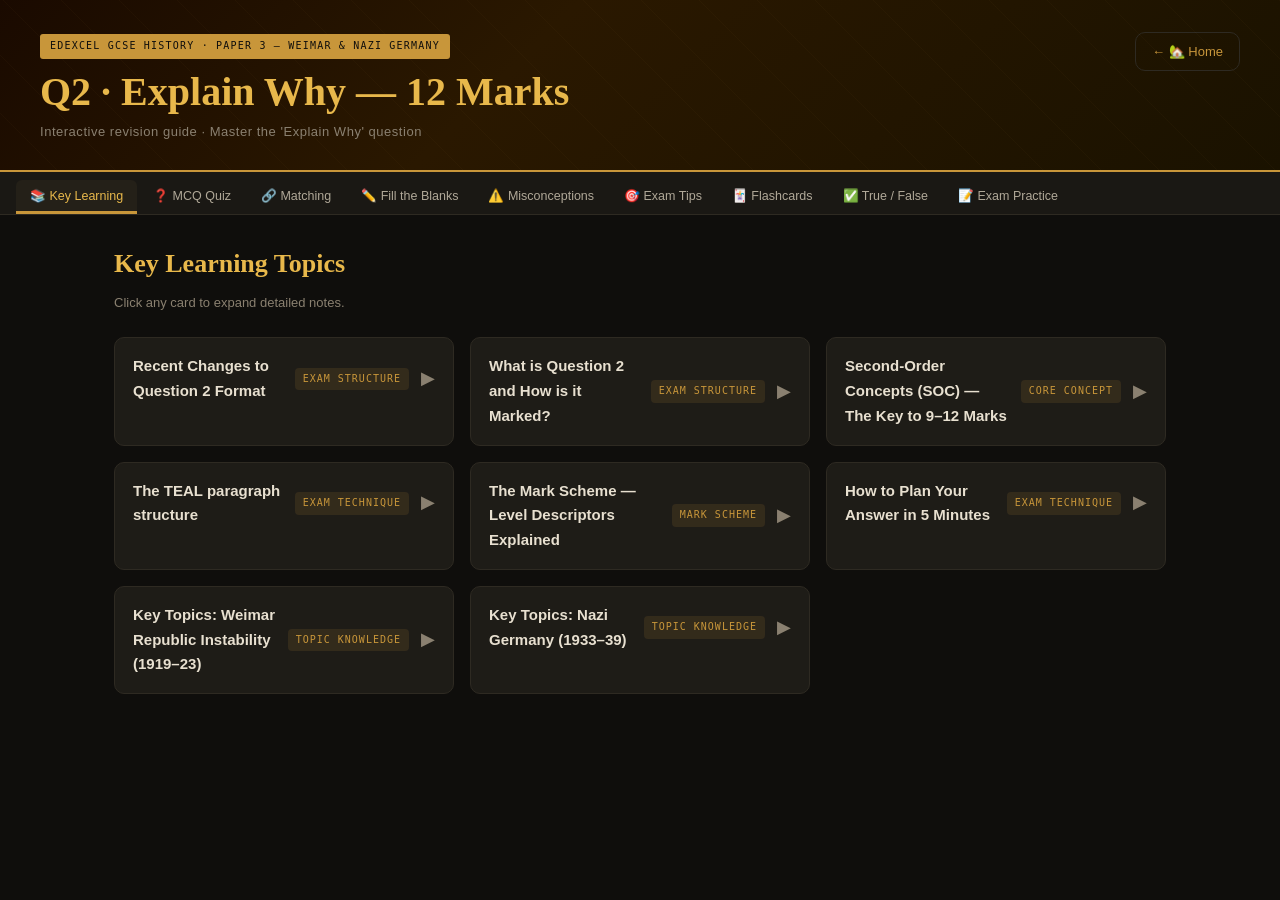
<file: Q2_Explain_Why.html>
<!doctype html>
<html lang="en">

<head>
    <meta charset="UTF-8">
    <meta name="viewport" content="width=device-width, initial-scale=1.0">
    <title>Topic 1 — The Weimar Republic 1918–1929 · Interactive Study Guide</title>
    <link rel="preconnect" href="https://fonts.googleapis.com">
    <link rel="stylesheet" href="stylesheet.css">


</head>

<body>

    <header>
        <div>
            <div class="badge">Edexcel GCSE History · Paper 3 — Weimar &amp; Nazi Germany</div>
            <h1>Topic 1 · The Weimar Republic 1918–1929</h1>
            <p>Interactive revision guide · All key content + full exam practice</p>
        </div>
        <a href="index.html" class="home-link">← 🏡 Home</a>
    </header>

    <nav class="tab-bar" id="tabBar">
        <button class="tab-btn active" onclick="switchTab('learn',this)">📚 Key Learning</button>
        <button class="tab-btn" onclick="switchTab('mcq',this)">❓ MCQ Quiz</button>
        <button class="tab-btn" onclick="switchTab('matching',this)">🔗 Matching</button>
        <button class="tab-btn" onclick="switchTab('fib',this)">✏️ Fill the Blanks</button>
        <button class="tab-btn" onclick="switchTab('misconceptions',this)">⚠️ Misconceptions</button>
        <button class="tab-btn" onclick="switchTab('examtips',this)">🎯 Exam Tips</button>
        <button class="tab-btn" onclick="switchTab('flashcards',this)">🃏 Flashcards</button>
        <button class="tab-btn" onclick="switchTab('truefalse',this)">✅ True / False</button>
        <button class="tab-btn" onclick="switchTab('exampractice',this)">📝 Exam Practice</button>
    </nav>

    <main>

        <!-- ═══════════════════════ KEY LEARNING ═══════════════════════ -->
        <div class="tab-panel active" id="tab-learn">
            <h2 class="section-title">Key Learning Topics</h2>
            <p class="section-sub">Click any card to expand detailed notes.</p>
            <div class="topic-grid" id="topicGrid"></div>
        </div>

        <!-- ═══════════════════════ MCQ ═══════════════════════ -->
        <div class="tab-panel" id="tab-mcq">
            <h2 class="section-title">Multiple Choice Questions</h2>
            <p class="section-sub">Select an answer to reveal instant feedback.</p>
            <div class="score-bar">
                <div>
                    <div class="score-num" id="mcqScore">0</div>
                    <div style="font-size:12px;color:var(--mid)">correct answers</div>
                </div>
                <div style="font-size:13px;color:var(--mid)">out of <strong id="mcqTotal">0</strong> attempted</div>
                <button class="reset-btn" onclick="resetMCQ()">RESET</button>
            </div>
            <div class="quiz-wrap" id="mcqWrap"></div>
        </div>

        <!-- ═══════════════════════ MATCHING ═══════════════════════ -->
        <div class="tab-panel" id="tab-matching">
            <h2 class="section-title">Matching Activity</h2>
            <p class="section-sub">Click a term on the left, then click the matching definition on the right.</p>
            <div class="score-bar">
                <div>
                    <div class="score-num" id="matchScore">0</div>
                    <div style="font-size:12px;color:var(--mid)">matched</div>
                </div>
                <div style="font-size:13px;color:var(--mid)">out of <strong id="matchTotal">0</strong></div>
                <button class="reset-btn" onclick="resetMatch()">RESET</button>
            </div>
            <div class="match-grid">
                <div>
                    <div class="match-label">TERMS</div>
                    <div class="match-col" id="matchLeft"></div>
                </div>
                <div>
                    <div class="match-label">DEFINITIONS</div>
                    <div class="match-col" id="matchRight"></div>
                </div>
            </div>
        </div>

        <!-- ═══════════════════════ FILL IN BLANKS ═══════════════════════ -->
        <div class="tab-panel" id="tab-fib">
            <h2 class="section-title">Fill in the Blanks</h2>
            <p class="section-sub">Choose the correct word from each dropdown. Wrong answers reset — try again!</p>
            <div class="score-bar">
                <div>
                    <div class="score-num" id="fibScore">0</div>
                    <div style="font-size:12px;color:var(--mid)">correct</div>
                </div>
                <div style="font-size:13px;color:var(--mid)">of <strong id="fibTotal">0</strong> blanks</div>
                <button class="reset-btn" onclick="resetFIB()">RESET</button>
            </div>
            <div class="fib-wrap" id="fibWrap"></div>
        </div>

        <!-- ═══════════════════════ MISCONCEPTIONS ═══════════════════════ -->
        <div class="tab-panel" id="tab-misconceptions">
            <h2 class="section-title">Common Misconceptions</h2>
            <p class="section-sub">What students often think — and what examiners actually want.</p>
            <div class="misc-list" id="miscList"></div>
        </div>

        <!-- ═══════════════════════ EXAM TIPS ═══════════════════════ -->
        <div class="tab-panel" id="tab-examtips">
            <h2 class="section-title">Exam Questions &amp; Tips</h2>
            <p class="section-sub">Most repeated question types and mark-scheme structures from real papers.</p>
            <div class="tips-grid" id="tipsGrid"></div>
        </div>

        <!-- ═══════════════════════ FLASHCARDS ═══════════════════════ -->
        <div class="tab-panel" id="tab-flashcards">
            <h2 class="section-title">Flashcards</h2>
            <p class="section-sub">Test yourself! Flip the card and rate your knowledge.</p>
            <div class="fc-container">
                <div class="score-bar" id="fcScoreBar" style="display:none;margin-bottom:20px">
                    <div>
                        <div class="score-num" id="fcKnown" style="color:#2d7a4f">0</div>
                        <div style="font-size:12px;color:var(--mid)">known</div>
                    </div>
                    <div>
                        <div class="score-num" id="fcUnknown" style="color:#c84b31">0</div>
                        <div style="font-size:12px;color:var(--mid)">learning</div>
                    </div>
                    <div style="font-size:13px;color:var(--mid)">out of <strong id="fcTotalTrack">0</strong></div>
                    <button class="reset-btn" onclick="resetFlashcards()">RESET</button>
                </div>
                <div id="fcActiveArea">
                    <div class="fc-progress" id="fcProgress">Card 1 of 0</div>
                    <div class="flashcard" id="flashcard" onclick="flipCard()">
                        <div class="fc-inner">
                            <div class="fc-front">
                                <div class="fc-label">KEY TERM</div>
                                <div class="fc-term" id="fcTerm"></div>
                            </div>
                            <div class="fc-back">
                                <div class="fc-def" id="fcDef"></div>
                            </div>
                        </div>
                    </div>
                    <p class="fc-hint">👆 Click card to flip</p>
                    <div class="fc-nav" id="fcNavDefault">
                        <button class="fc-btn outline" onclick="prevCard()">← Prev</button>
                        <button class="fc-btn outline" onclick="flipCard()">Flip</button>
                        <button class="fc-btn" onclick="nextCard()">Next →</button>
                    </div>
                    <div class="fc-nav" id="fcNavAssess" style="display:none;gap:15px">
                        <button class="fc-btn outline" style="border-color:#c84b31;color:#c84b31;flex:1"
                            onclick="markCard(false)">❌
                            Still Learning</button>
                        <button class="fc-btn" style="background:#2d7a4f;border-color:#2d7a4f;flex:1"
                            onclick="markCard(true)">✅ Got
                            It</button>
                    </div>
                </div>
                <div id="fcSummaryArea" style="display:none;text-align:center;padding:40px 20px">
                    <h3
                        style="font-family:'Playfair Display',serif;color:var(--accent2);font-size:24px;margin-bottom:12px">
                        Session Complete! 🎉</h3>
                    <p style="margin:15px 0;color:var(--text-dim)">You knew <strong id="fcSummaryKnown"
                            style="color:var(--accent2)">0</strong> out of <strong id="fcSummaryTotal"
                            style="color:var(--accent2)">0</strong> cards.</p>
                    <div style="margin-top:25px;display:flex;gap:15px;justify-content:center;flex-wrap:wrap">
                        <button class="fc-btn" id="btnReviewWrong" onclick="reviewWrong()"
                            style="background:#c84b31;border-color:#c84b31">Review Incorrect</button>
                        <button class="fc-btn outline" onclick="resetFlashcards()">Practice All Again</button>
                    </div>
                </div>
            </div>
        </div>

        <!-- ═══════════════════════ TRUE / FALSE ═══════════════════════ -->
        <div class="tab-panel" id="tab-truefalse">
            <h2 class="section-title">True or False?</h2>
            <p class="section-sub">Test your knowledge with these statements.</p>
            <div class="score-bar">
                <div>
                    <div class="score-num" id="tfScore">0</div>
                    <div style="font-size:12px;color:var(--mid)">correct</div>
                </div>
                <div style="font-size:13px;color:var(--mid)">of <strong id="tfTotal">0</strong> answered</div>
                <button class="reset-btn" onclick="resetTF()">RESET</button>
            </div>
            <div class="tf-wrap" id="tfWrap"></div>
        </div>

        <!-- ═══════════════════════ EXAM PRACTICE ═══════════════════════ -->
        <div class="tab-panel" id="tab-exampractice">
            <h2 class="section-title">Exam Practice Questions</h2>
            <p class="section-sub">Full exam questions with mark schemes. Use <strong>Hint</strong>, <strong>Sentence
                    Starter</strong> and <strong>Submit &amp; See Mark Scheme</strong> for each question.</p>
            <div class="ep-list" id="epList"></div>
        </div>

    </main>
    <script>

        /* ══════════════════════════════════════════════
           PAGE METADATA — update this for each topic
        ══════════════════════════════════════════════ */

        const pageMeta = {
            badge: "Edexcel GCSE History · Paper 3 — Weimar &amp; Nazi Germany",
            title: "Q2 · Explain Why — 12 Marks",
            subtitle: "Interactive revision guide · Master the 'Explain Why' question"
        };


        /* ══════════════════════════════════════════════
           ARRAY 1 · topics  (Key Learning cards)
        ══════════════════════════════════════════════ */

        const topics = [
        {
                title: "Recent Changes to Question 2 Format",
                tag: "Exam Structure",
                content: `<p>Students will now be given a choice of two 'explain why...' questions to answer. This is to give students more opportunity to show their knowledge and improve the overall balance of content assessed on this paper.</p>
    <ul>
      <li><strong>Format:</strong> You must answer EITHER Question 2(a) OR Question 2(b).</li>
      <li><strong>Mark Scheme:</strong> The mark scheme requirements are unchanged. An identical generic mark scheme is simply repeated for Q2a and Q2b.</li>
    </ul>
    <div class="case-study-box">
      <h4>Example Layout</h4>
      <p><strong>EITHER</strong><br>
      2 (a) Explain why there was opposition in Germany to the Treaty of Versailles (1919). (12)</p>
      <p><strong>OR</strong><br>
      (b) Explain why Hitler was able to create a dictatorship in the period February 1933 to August 1934. (12)</p>
    </div>`
            },
            {
                title: "What is Question 2 and How is it Marked?",
                tag: "Exam Structure",
                content: `<p>Question 2 is the <strong>12-mark 'Explain Why' question</strong> on Paper 3. Since 2024, you are given a <strong>choice of two questions</strong> (2a or 2b) and must answer <strong>one only</strong>. The question asks you to analytically explain the causes or consequences of a named event, development or theme.</p>
    <ul>
      <li><strong>Marks:</strong> 12 marks total — 6 for Knowledge (K), 6 for Second-Order Concepts (SOC).</li>
      <li><strong>Time:</strong> No more than 20 minutes — 5 minutes planning, 10–15 minutes writing.</li>
      <li><strong>Stimulus points:</strong> You are given two bullet-point prompts. You <em>may</em> use them, but you <strong>must</strong> also bring in your own knowledge.</li>
      <li><strong>Level 4 (9–12 marks):</strong> Requires THREE distinct areas of knowledge — using only the two stimulus points caps you at Level 3 (maximum 8 marks).</li>
    </ul>
    <div class="case-study-box">
      <h4>Example Question Format</h4>
      <p><strong>Explain why the Nazis were able to reduce unemployment in Germany in the years 1933–39. (12)</strong><br>
      You may use the following in your answer: <em>rearmament · autobahns</em><br>
      You must also use information of your own.</p>
    </div>`
            },
            {
                title: "Second-Order Concepts (SOC) — The Key to 9–12 Marks",
                tag: "Core Concept",
                content: `<p>Second-order concepts are the <strong>thinking tools historians use</strong> to analyse the past. Q2 always tests one of these concepts — most commonly <strong>cause and consequence</strong>. Simply listing facts without applying the concept caps you at Level 2 (maximum 3 marks).</p>
    <ul>
      <li><strong>Cause and Consequence:</strong> Why did something happen? What were the results? This is the most common SOC in Q2.</li>
      <li><strong>Change and Continuity:</strong> What changed over time? What stayed the same?</li>
      <li><strong>Similarities and Differences:</strong> How were things alike or different?</li>
      <li><strong>Historical Significance:</strong> Why does this event matter in the long run?</li>
    </ul>
    <div class="formula-box">
      SOC Application Formula:<br>
      "Therefore, [factor] caused [outcome] because it [explain the mechanism/chain of events]."
    </div>
    <p>For every piece of evidence (K), you must follow it with a SOC sentence that explains <em>how</em> and <em>why</em> it caused the development in the question — not just what happened.</p>`
            },
            {
                title: "The TEAL paragraph structure",
                tag: "Exam Technique",
                content: `<p>Every paragraph in your Q2 answer should follow the <strong>TEAL structure</strong>. You need <strong>three TEAL paragraphs</strong> to access Level 4. Each paragraph covers one distinct factor.</p>
    <ul>
      <li><strong>T — Topic sentence :</strong> State the factor/reason clearly in one sentence. This answers the 'why' directly.</li>
      <li><strong>E — Evidence (K):</strong> Provide specific, accurate factual detail. Include dates, statistics, named individuals, events, or laws. Use <em>multiple</em> pieces of evidence from within the time period stated in the question.</li>
      <li><strong>A — Analysis (SOC):</strong> Analysis of how your evidence caused or resulted in the development in the question. This is your second-order concept application — the examiner's most important mark-scoring element.</li>
      <li><strong>L — Link:</strong> Link back to the question using key words from it to close the paragraph.</li>
    </ul>
    <div class="case-study-box">
      <h4>PEEL in Action — Nazi Unemployment (1933–39)</h4>
      <p><strong>P:</strong> One way the Nazis reduced unemployment was through rearmament.<br>
      <strong>E (K):</strong> Hitler announced conscription in 1935, and spending on armaments rose from 3.5 billion marks in 1933 to 26 billion marks by 1939, creating 1.4 million soldiers by 1939.<br>
      <strong>E (SOC):</strong> This reduced unemployment because it not only put young men into the armed forces directly, but also generated millions of factory jobs producing weapons, uniforms and vehicles — creating a ripple effect across the whole economy.<br>
      <strong>L:</strong> Therefore, rearmament was a significant cause of falling unemployment, addressing the crisis from multiple directions simultaneously.</p>
    </div>`
            },
            {
                title: "The Mark Scheme — Level Descriptors Explained",
                tag: "Mark Scheme",
                content: `<p>Q2 uses a <strong>levels-based mark scheme</strong>. The examiner reads your whole answer and places it in the best-fitting level. Individual points are not counted — it is the overall quality of your explanation that matters.</p>
    <div class="two-col">
      <div>
        <div class="col-head">What earns Knowledge marks (K) — up to 6</div>
        <div class="pro-item">Specific dates, statistics and figures</div>
        <div class="pro-item">Named individuals, events, laws and organisations</div>
        <div class="pro-item">Detail from WITHIN the stated time period</div>
        <div class="pro-item">Three or more distinct areas of own knowledge</div>
        <div class="con-item">Vague statements ("the economy got worse")</div>
        <div class="con-item">Only repeating the two stimulus points given</div>
        <div class="con-item">Knowledge outside the stated date range</div>
      </div>
      <div>
        <div class="col-head">What earns SOC marks — up to 6</div>
        <div class="pro-item">Explicit cause-and-effect chains ("This caused X because...")</div>
        <div class="pro-item">Explaining the mechanism behind your evidence</div>
        <div class="pro-item">Linking each paragraph back to the question</div>
        <div class="pro-item">Sustained, analytical explanation (not description)</div>
        <div class="con-item">Describing what happened without saying why it mattered</div>
        <div class="con-item">Generic phrases ("this shows it was important")</div>
        <div class="con-item">Repeating the same point in different words</div>
      </div>
    </div>
    <ul>
      <li><strong>Level 4 (9–12):</strong> Three factors, strong K and clear SOC throughout.</li>
      <li><strong>Level 3 (5–8):</strong> Two factors well explained, or three factors with weak SOC.</li>
      <li><strong>Level 2 (3–4):</strong> Describes events, limited or no SOC.</li>
      <li><strong>Level 1 (1–2):</strong> Simple, generalised statements only.</li>
    </ul>`
            },
            {
                title: "How to Plan Your Answer in 5 Minutes",
                tag: "Exam Technique",
                content: `<p>Spending 5 minutes on a focused plan before you write <strong>significantly improves answer quality</strong>. Students who plan consistently write more focused, better-linked paragraphs. Here is a reliable planning method for Q2.</p>
    <ul>
      <li><strong>Step 1 — Choose your question:</strong> Read both 2a and 2b. Pick the one you know most about. Mark it with an X in the box.</li>
      <li><strong>Step 2 — Identify three factors:</strong> Write three distinct reasons/causes. Use the two stimulus points as a starting point, then add one of your own. Make sure all three fall within the date range given.</li>
      <li><strong>Step 3 — Evidence dump:</strong> Next to each factor, jot 2–3 pieces of specific evidence (dates, figures, names, laws).</li>
      <li><strong>Step 4 — SOC note:</strong> Write a brief note on how each factor caused/led to the development. This forces you to think analytically before you write.</li>
    </ul>
    <div class="formula-box">
      5-Minute Plan Template:<br>
      Factor 1: [Name] → Evidence: [specific detail] → SOC: [how it caused the outcome]<br>
      Factor 2: [Name] → Evidence: [specific detail] → SOC: [how it caused the outcome]<br>
      Factor 3 (OWN): [Name] → Evidence: [specific detail] → SOC: [how it caused the outcome]
    </div>
    <div class="case-study-box">
      <h4>Past Q2 Topics (Edexcel Paper 3, Weimar &amp; Nazi Germany)</h4>
      <p>2018: Reduction of unemployment · 2019: Nazi police state · 2020: Economic recovery 1924–29 · 2021: Weimar Republic unpopularity 1919–23 · 2022: Nazi use of propaganda · 2023: Reorganisation of the Nazi Party 1924–28 · 2024: Instability in Germany 1918–23</p>
    </div>`
            },
            {
                title: "Key Topics: Weimar Republic Instability (1919–23)",
                tag: "Topic Knowledge",
                content: `<p>This is one of the most commonly examined Q2 topics. You need to be able to explain <strong>why</strong> the Weimar Republic was unstable or unpopular — not just describe the problems.</p>
    <ul>
      <li><strong>Treaty of Versailles (1919):</strong> £6.6 billion reparations, War Guilt Clause, loss of 13% land and 10% population. Politicians who signed it were called 'November Criminals' — fuelling resentment and the 'stab in the back' myth.</li>
      <li><strong>Proportional Representation:</strong> PR meant no party ever won a majority → coalition governments → slow decision-making → frequent collapses. There were 9 different governments between 1919 and 1923.</li>
      <li><strong>Left and Right-Wing Revolts:</strong> Spartacist Uprising (January 1919) — communist revolt crushed by Freikorps. Kapp Putsch (March 1920) — right-wing nationalist attempt to overthrow government, defeated by a general strike.</li>
      <li><strong>French Invasion of the Ruhr (1923):</strong> France seized Germany's industrial heartland after Germany defaulted on coal reparations. Government printed money to pay striking workers → hyperinflation.</li>
      <li><strong>Hyperinflation (1923):</strong> By November 1923 the mark was worthless. A loaf of bread cost 200 billion marks. Middle-class savings were wiped out.</li>
    </ul>
    <div class="case-study-box">
      <h4>Article 48 — Hidden Danger</h4>
      <p>The Weimar Constitution's Article 48 allowed the President to rule by emergency decree without the Reichstag — used 136 times between 1919 and 1932. It undermined democratic norms and was later exploited by Hitler after 1933.</p>
    </div>`
            },
            {
                title: "Key Topics: Nazi Germany (1933–39)",
                tag: "Topic Knowledge",
                content: `<p>The most frequently examined Nazi Germany Q2 topics focus on <strong>how</strong> and <strong>why</strong> the Nazis achieved specific goals — unemployment, control, propaganda. Always explain the mechanism.</p>
    <ul>
      <li><strong>Reducing Unemployment:</strong> Rearmament (conscription 1935; spending rose from 3.5bn to 26bn marks by 1939), Autobahn scheme (80,000 workers by 1935; 3,500 km completed by 1938), RAD National Labour Service (422,000 members by 1935; compulsory for men aged 18–25).</li>
      <li><strong>Police State:</strong> Gestapo (secret police in plain clothes; created constant surveillance), concentration camps (Dachau opened 1933; publicised to create fear), People's Court (trials in secret; no jury; no appeal; 534 executed 1934–39).</li>
      <li><strong>Propaganda:</strong> Newspapers (1,600 closed 1935; journalists briefed on approved content), Nuremberg Rallies (200,000 at 1934 rally; filmed as Triumph of the Will), People's Receiver radio (35 Reichsmarks; could not tune to foreign stations).</li>
      <li><strong>Reorganisation of the Nazi Party (1924–28):</strong> Munich Putsch failure taught Hitler to gain power legally. Bamberg Conference 1926 removed socialist wing. New regional Gaue structure created loyalty. SS established for total personal loyalty to Hitler.</li>
    </ul>
    <div class="case-study-box">
      <h4>Important: Fiddled Unemployment Figures</h4>
      <p>Official Nazi unemployment figures are misleading — women, Jews (stripped of citizenship 1935) and those doing unpaid work were excluded from the count. The examiner rewards students who acknowledge this nuance as their 'third own knowledge point.'</p>
    </div>`
            }
        ];

        /* ══════════════════════════════════════════════
           ARRAY 2 · mcqData  (Multiple Choice Quiz)
        ══════════════════════════════════════════════ */

        const mcqData = [
            {
                q: "Q2 on Edexcel Paper 3 is worth how many marks?",
                opts: ["4 marks", "8 marks", "12 marks", "16 marks"],
                ans: 2,
                explain: "Correct: C — 12 marks. Q2 is the 'Explain Why' question worth 12 marks, split equally between Knowledge (6 marks) and Second-Order Concepts (6 marks). A is wrong (4 marks = Q1 inference question). B is wrong (8 marks = Q3 source utility question). D is wrong (16 marks = Q5 interpretation essay)."
            },
            {
                q: "To access Level 4 (9–12 marks) on Q2, a student must discuss at least how many distinct areas of knowledge?",
                opts: ["One", "Two", "Three", "Four"],
                ans: 2,
                explain: "Correct: C — Three. Using only the two stimulus points provided caps a student at a maximum of 8 marks (Level 3). To reach Level 4, students must include at least one piece of their own knowledge beyond the stimulus, giving three distinct factors in total. A and B are insufficient for Level 4. D is unnecessary."
            },
            {
                q: "Which second-order concept is most commonly tested in the Q2 'Explain Why' question?",
                opts: ["Change and continuity", "Cause and consequence", "Similarities and differences", "Historical significance"],
                ans: 1,
                explain: "Correct: B — Cause and consequence. 'Explain Why' questions directly test students' ability to identify and explain causes and their consequences. A, C and D are valid second-order concepts but are tested more often in other question types such as the interpretation essay."
            },
            {
                q: "Since 2024, how does the format of Q2 differ from previous years?",
                opts: [
                    "It is now worth 16 marks instead of 12",
                    "Students must answer both 2a and 2b",
                    "Students now have a choice of two questions and answer one",
                    "The stimulus points have been removed"
                ],
                ans: 2,
                explain: "Correct: C — Students now have a choice of two questions (2a or 2b) and must answer one. Before 2024 there was no choice. A is wrong — it remains 12 marks. B is wrong — answering both earns no extra credit. D is wrong — two stimulus points are still provided."
            },
            {
                q: "What does the 'L' in the PEEL paragraph structure stand for?",
                opts: ["List more evidence", "Link back to the question", "Label the second-order concept", "Lead with a new factor"],
                ans: 1,
                explain: "Correct: B — Link back to the question. After explaining the significance using SOC, students must close the paragraph by referring back to the exact wording of the question. This shows sustained focus and earns higher marks. A, C and D do not accurately reflect the PEEL model."
            },
            {
                q: "Which of the following would NOT be credited as own knowledge in a Q2 answer about reducing Nazi unemployment (1933–39)?",
                opts: [
                    "The RAD had 422,000 members by 1935",
                    "Armament spending rose to 26 billion marks by 1939",
                    "Hitler became Chancellor in January 1933",
                    "The autobahn scheme employed 80,000 workers by 1935"
                ],
                ans: 2,
                explain: "Correct: C — 'Hitler became Chancellor in January 1933' is background context, not a factor explaining how unemployment was reduced. Examiners credit specific evidence that explains the mechanism of unemployment reduction. A, B and D are all directly relevant statistics about specific schemes that reduced unemployment."
            },
            {
                q: "The Weimar Constitution's proportional representation system caused political instability mainly because it:",
                opts: [
                    "Gave the President unlimited emergency powers",
                    "Prevented women from voting",
                    "Made it almost impossible for one party to win a majority, leading to unstable coalitions",
                    "Gave the army control over government appointments"
                ],
                ans: 2,
                explain: "Correct: C — PR meant votes were allocated proportionally, so no party ever won over 50%, forcing coalition governments. Coalitions disagreed on policy and frequently collapsed, creating the instability. A refers to Article 48, a different constitutional flaw. B is wrong — the Weimar Constitution gave women the vote. D is incorrect."
            },
            {
                q: "By November 1923, what had happened to the German mark as a result of hyperinflation?",
                opts: [
                    "It had doubled in value against the dollar",
                    "It had become virtually worthless",
                    "It had been replaced by the Rentenmark in April 1923",
                    "It had stabilised due to the Dawes Plan"
                ],
                ans: 1,
                explain: "Correct: B — By November 1923 the mark was effectively worthless; a loaf of bread cost 200 billion marks. This was the peak of the hyperinflation crisis triggered by the government printing money during the French occupation of the Ruhr. A is wrong. C is wrong — the Rentenmark was introduced in November 1923 (not April). D is wrong — the Dawes Plan came in 1924, after the crisis."
            },
            {
                q: "Which of the following is the most accurate description of the Gestapo's role in creating a Nazi police state?",
                opts: [
                    "They organised the Nuremberg rallies to boost public support",
                    "They wore plain clothes, tapped phones and sent suspects to concentration camps without trial",
                    "They controlled all newspapers and radio broadcasts",
                    "They ran the Reich Labour Service for unemployed young men"
                ],
                ans: 1,
                explain: "Correct: B — The Gestapo were the secret police who operated in plain clothes, monitored citizens, intercepted communications and could send people directly to concentration camps without going through normal legal processes. A describes the role of Goebbels' propaganda ministry. C also relates to propaganda, not the Gestapo. D describes the RAD."
            },
            {
                q: "The Bamberg Conference of 1926 was significant to the reorganisation of the Nazi Party because it:",
                opts: [
                    "Launched the autobahn construction programme",
                    "Established the SA as the main paramilitary force",
                    "Allowed Hitler to remove the socialist wing and assert nationalist direction",
                    "Introduced proportional representation into party elections"
                ],
                ans: 2,
                explain: "Correct: C — At Bamberg, Hitler confronted the left-wing 'socialist' faction led by Gregor Strasser, labelled them 'communists' and redefined the NSDAP as a right-wing nationalist party. This gave the party ideological clarity and strengthened Hitler's personal control. A relates to Nazi economic policy post-1933. B is incorrect — the SA predated 1926. D is unrelated to the conference."
            },
            {
                q: "The Dawes Plan of 1924 helped Germany's economic recovery primarily by:",
                opts: [
                    "Cancelling all German reparations payments permanently",
                    "Reducing annual reparations to £50 million and guaranteeing US bank loans to German industry",
                    "Withdrawing French troops from the Ruhr immediately and returning coalfields",
                    "Introducing the Rentenmark to replace the worthless mark"
                ],
                ans: 1,
                explain: "Correct: B — The Dawes Plan, created by American banker Charles G. Dawes, temporarily reduced reparation payments to £50 million per year and secured $25 billion in US loans to German industry between 1924 and 1930, boosting industrial output by 50% by 1928. A is wrong — reparations were not cancelled. C is partially true but not the Plan's main function. D describes Stresemann's Rentenmark, introduced November 1923."
            },
            {
                q: "Which of the following would most likely cap a student's Q2 mark at Level 2 (3–4 marks)?",
                opts: [
                    "Writing three PEEL paragraphs with specific statistics in each",
                    "Using only the two stimulus points and describing them without explaining their significance",
                    "Including one piece of own knowledge alongside the two stimulus points",
                    "Applying cause and consequence analysis in all three paragraphs"
                ],
                ans: 1,
                explain: "Correct: B — Describing events without applying second-order concepts and relying only on the two stimulus points places an answer firmly in Level 2. The mark scheme explicitly states that using only the stimulus points without SOC analysis cannot score above Level 2–3. A, C and D all describe techniques that would push toward Level 3–4."
            }
        ];

        /* ══════════════════════════════════════════════
           ARRAY 3 · matchData  (Keyword Matching)
        ══════════════════════════════════════════════ */

        const matchData = [
            { term: "Second-Order Concept (SOC)", def: "A thinking tool historians use to analyse the past, such as cause and consequence or change and continuity." },
            { term: "PEEL", def: "A paragraph structure for Q2: Point, Evidence, Explain (using SOC), Link back to question." },
            { term: "Level 4 (Q2)", def: "The highest mark band (9–12 marks), requiring three distinct areas of knowledge with sustained SOC analysis." },
            { term: "Stimulus points", def: "Two bullet-point prompts given in the question that students may use, but must also go beyond to access Level 4." },
            { term: "Rearmament", def: "Hitler's policy of rebuilding the German military; armament spending rose from 3.5bn to 26bn marks between 1933 and 1939." },
            { term: "RAD (Reichsarbeitsdienst)", def: "The National Labour Service, made compulsory for unemployed men aged 18–25 from 1935; had 422,000 members by 1935." },
            { term: "Proportional Representation", def: "A voting system where seats are allocated by share of votes; used in Weimar Germany and caused repeated coalition governments." },
            { term: "Hyperinflation", def: "The economic crisis of 1923 in which Germany's currency became worthless after the government printed too much money during the French occupation of the Ruhr." },
            { term: "People's Court (Volksgerichtshof)", def: "A Nazi court set up to try cases of treason; trials were held in secret, with no jury, no right of appeal, and judges loyal to the Nazi Party." },
            { term: "The Dawes Plan (1924)", def: "An American-led plan that reduced annual reparations to £50 million and secured US bank loans of $25 billion for German industry." },
            { term: "Bamberg Conference (1926)", def: "A Nazi Party meeting at which Hitler confronted the socialist wing, labelled them enemies, and reasserted the nationalist direction of the NSDAP." },
            { term: "Article 48", def: "A clause in the Weimar Constitution allowing the President to rule by emergency decree without the Reichstag; used 136 times by 1932." },
            { term: "The Gestapo", def: "The Nazi secret police who operated in plain clothes, tapped phones, monitored citizens, and could send suspects directly to concentration camps." },
            { term: "Rentenmark", def: "A new stable currency introduced by Stresemann in November 1923 to end hyperinflation; one Rentenmark equalled one trillion old marks." },
            { term: "Kapp Putsch (1920)", def: "A right-wing nationalist attempt to overthrow the Weimar government, led by Wolfgang Kapp; it failed when German workers staged a general strike." }
        ];

        /* ══════════════════════════════════════════════
           ARRAY 4 · fibData  (Fill in the Blanks)
           ARRAY 5 · fibWords (Word Bank)
        ══════════════════════════════════════════════ */

        const fibData = [
            {
                display: "Q2 on Edexcel Paper 3 is marked out of _____, with _____ marks available for Knowledge.",
                blanks: { B1: "12", B2: "6" }
            },
            {
                display: "To access Level 4 on Q2, a student must discuss at least _____ distinct areas of knowledge, including information of their _____.",
                blanks: { B1: "three", B2: "own" }
            },
            {
                display: "The 'E' for 'Explain' in a PEEL paragraph requires the student to apply a _____ concept, most commonly cause and _____.",
                blanks: { B1: "second-order", B2: "consequence" }
            },
            {
                display: "The _____ was introduced by Stresemann in November 1923 to replace the worthless mark and end _____.",
                blanks: { B1: "Rentenmark", B2: "hyperinflation" }
            },
            {
                display: "By 1939, Nazi armament spending had risen to _____ billion marks, up from _____ billion marks in 1933.",
                blanks: { B1: "26", B2: "3.5" }
            },
            {
                display: "The RAD was made compulsory from 1935 for unemployed men aged _____ to _____ for a period of six months.",
                blanks: { B1: "18", B2: "25" }
            },
            {
                display: "The Weimar Republic used _____ representation, which meant no party ever won a majority, leading to unstable _____.",
                blanks: { B1: "proportional", B2: "coalitions" }
            },
            {
                display: "The Gestapo wore _____ clothes, which created a sense of constant _____ among the German population.",
                blanks: { B1: "plain", B2: "surveillance" }
            },
            {
                display: "At the _____ Conference in 1926, Hitler removed the socialist wing of the Nazi Party and redefined it as a _____ nationalist party.",
                blanks: { B1: "Bamberg", B2: "right-wing" }
            },
            {
                display: "The Dawes Plan reduced Germany's annual reparations to £_____ million and secured _____ billion dollars in American loans to German industry.",
                blanks: { B1: "50", B2: "25" }
            },
            {
                display: "In the 2024 exam, Question 2 asked students to explain why the Weimar Republic faced political _____ in the years _____.",
                blanks: { B1: "instability", B2: "1919–23" }
            },
            {
                display: "The People's Court was used to try cases of _____; between 1934 and 1939 it executed _____ political opponents.",
                blanks: { B1: "treason", B2: "534" }
            }
        ];

        const fibWords = [
            /* Correct answers */
            "12", "6", "three", "own", "second-order", "consequence",
            "Rentenmark", "hyperinflation", "26", "3.5", "18", "25",
            "proportional", "coalitions", "plain", "surveillance",
            "Bamberg", "right-wing", "50", "25", "instability", "1919–23",
            "treason", "534",
            /* Plausible distractors */
            "8", "16", "4", "two", "four", "first-order", "continuity",
            "Petrenmark", "deflation", "30", "5", "16", "21",
            "representative", "governments", "uniform", "monitoring",
            "Munich", "left-wing", "100", "10", "corruption", "1918–22",
            "sedition", "200", "Dawes", "Stresemann", "Weimar", "Article 48"
        ];

        /* ══════════════════════════════════════════════
           ARRAY 6 · tfData  (True / False)
        ══════════════════════════════════════════════ */

        const tfData = [
            {
                statement: "Q2 on Edexcel Paper 3 has been a choice question since 2024, with students selecting either 2a or 2b.",
                answer: true,
                explanation: "TRUE. Since 2024, students are given two 12-mark questions and must choose one to answer. Previously there was no choice. You should clearly mark which question you are answering with an X in the box provided."
            },
            {
                statement: "A student who writes detailed answers using only the two stimulus points provided can still achieve full marks (12/12) on Q2.",
                answer: false,
                explanation: "FALSE. Using only the two stimulus points provided caps a student at a maximum of 8 marks (Level 3). To access Level 4 (9–12 marks), students must discuss at least three areas of knowledge, meaning they must add at least one piece of their own knowledge beyond the prompts."
            },
            {
                statement: "The Q2 mark scheme awards 6 marks for Knowledge (K) and 6 marks for Second-Order Concept analysis (SOC).",
                answer: true,
                explanation: "TRUE. The 12 marks are split equally. K marks are earned through specific, accurate factual detail. SOC marks are earned by analysing how and why the knowledge caused or resulted in the development in the question — not just describing what happened."
            },
            {
                statement: "The Gestapo were easy to identify because they wore distinctive black uniforms when on duty.",
                answer: false,
                explanation: "FALSE. The Gestapo operated in plain clothes, not uniforms. This was a deliberate strategy — ordinary Germans could never be certain whether someone near them was a Gestapo agent, which created constant fear and self-censorship. This was central to how they maintained control."
            },
            {
                statement: "The Dawes Plan of 1924 permanently cancelled Germany's reparation payments to end the economic crisis.",
                answer: false,
                explanation: "FALSE. The Dawes Plan did not cancel reparations. It temporarily reduced annual payments to £50 million and secured US bank loans for German industry. Reparations continued — the Young Plan of 1929 further reduced them. Reparations were only cancelled at the Lausanne Conference in 1932."
            },
            {
                statement: "The Weimar Republic's use of proportional representation contributed to political instability because it led to frequent coalition governments.",
                answer: true,
                explanation: "TRUE. Under PR, no single party could win a majority, forcing multiple parties into coalition governments. These coalitions disagreed on policy and collapsed regularly — there were 9 different governments between 1919 and 1923 alone. This made effective decision-making extremely difficult."
            },
            {
                statement: "Official Nazi unemployment statistics between 1933 and 1939 are fully reliable because they were compiled independently of government influence.",
                answer: false,
                explanation: "FALSE. Nazi unemployment statistics were manipulated. Women, Jewish people (stripped of citizenship in 1935), men in part-time work and those in RAD were excluded from the figures. The real level of unemployment was significantly higher than the official figures suggested. Examiners reward students who acknowledge this in extended answers."
            },
            {
                statement: "By 1935, the autobahn construction programme had employed approximately 80,000 workers.",
                answer: true,
                explanation: "TRUE. The Autobahn project, personally launched by Hitler in 1933, aimed to build 7,000 miles of motorway and had directly employed around 80,000 workers by 1935. By 1938, 3,500 km had been completed. It also created indirect employment in supplying materials and transportation."
            },
            {
                statement: "The Bamberg Conference of 1926 strengthened Gregor Strasser's socialist faction within the Nazi Party.",
                answer: false,
                explanation: "FALSE. The Bamberg Conference had the opposite effect. Hitler used it to publicly denounce the socialist wing, labelling them 'communists' and enemies of the Party. It was a key step in Hitler asserting personal control and redirecting the NSDAP as a right-wing nationalist movement."
            },
            {
                statement: "The PEEL paragraph structure requires students to include specific factual evidence in the 'E for Evidence' section, not just general statements.",
                answer: true,
                explanation: "TRUE. The Evidence section of PEEL must include precise K — dates, statistics, named individuals, events or laws. Vague statements such as 'the economy was bad' or 'many people suffered' do not earn Knowledge marks. Examiners look for the kind of specific detail that demonstrates genuine understanding of the period."
            }
        ];

        /* ══════════════════════════════════════════════
           ARRAY 7 · miscData  (Common Misconceptions)
        ══════════════════════════════════════════════ */

        const miscData = [
            {
                wrong: "I only need to write about the two bullet points given in the question to get full marks.",
                correct: "Using only the two stimulus points will cap you at a maximum of 8 marks (Level 3). The examiner expects you to add at least one additional piece of your own knowledge to reach Level 4. Think of the stimulus points as a floor, not a ceiling — they tell you the minimum, not the maximum."
            },
            {
                wrong: "Q2 is marked on how many points I make — the more bullet points I include, the higher my score.",
                correct: "Q2 uses a levels-based mark scheme. The examiner reads your whole answer and places it in the best-fitting level based on overall quality of explanation, not a count of individual points. Three well-explained, analytical paragraphs using PEEL will consistently outscore a list of ten underdeveloped facts."
            },
            {
                wrong: "I can score well on Q2 by describing what happened in detail — for example, explaining all the events of the Kapp Putsch step by step.",
                correct: "Description alone earns at best Level 2 (3–4 marks). Q2 specifically rewards analytical explanation — you must explain WHY events caused the development in the question using cause-and-consequence reasoning. Every paragraph needs a SOC sentence that links your evidence to the question's focus. 'Therefore, this caused... because...' is your key phrase."
            },
            {
                wrong: "I answered both question 2a and 2b to show the examiner I know more and get extra marks.",
                correct: "Answering both questions earns zero extra marks. The examiner will only mark your first answer — or may mark only one of the two. You will waste valuable time and potentially confuse your answer. Read both options, choose the one you know most about, mark it clearly with an X, and give it your full 20 minutes."
            },
            {
                wrong: "The Nazi unemployment figures prove Hitler solved unemployment because they show it fell from 6 million to nearly zero.",
                correct: "The official Nazi figures are misleading and unreliable. Women, Jewish citizens (who lost citizenship in 1935), part-time workers and RAD members were all excluded from the count. Examiners reward students who critically engage with evidence — noting that the figures were manipulated is a strong 'own knowledge' point that can push you from Level 3 into Level 4."
            },
            {
                wrong: "I can use events from outside the date range in the question to add more detail to my answer.",
                correct: "Evidence outside the stated date range will NOT be credited. If the question asks about 1919–23, information about the Dawes Plan (1924) will not earn marks. The examiner requires knowledge specifically from within the period stated. Always check the dates in the question and ensure every piece of evidence falls within that range."
            },
            {
                wrong: "My SOC (second-order concept) analysis is complete if I write 'this is significant' or 'this shows it was important' at the end of a paragraph.",
                correct: "Vague phrases like 'this was significant' or 'this shows it was important' earn no SOC marks. The examiner needs to see a specific explanation of the mechanism — HOW and WHY the factor caused the development in the question. Use a structured SOC sentence: 'Therefore, [factor] caused [outcome] because [chain of reasoning] which meant [consequence for the question focus].'"
            }
        ];

        /* ══════════════════════════════════════════════
           ARRAY 8 · examTips  (Exam Tips & Technique)
        ══════════════════════════════════════════════ */

        const examTips = [
            {
                type: "Q2 — Explain Why · 12 marks",
                title: "The Golden Rule: Three Factors + SOC = Level 4",
                content: `<p>Q2 rewards analytical explanation, not description. You need <strong>three distinct factors</strong>, each supported by specific K and followed by a SOC sentence that explains the cause-and-consequence chain. Use the stimulus points as a starting platform, but always add one factor of your own.</p>
    <p><strong>The Formula (PEEL × 3):</strong></p>
    <ul>
      <li><strong>P — Point:</strong> State the factor clearly. ("One reason why... was...")</li>
      <li><strong>E — Evidence (K):</strong> Give 2–3 precise pieces of specific knowledge — dates, figures, names, laws. This earns your K marks.</li>
      <li><strong>E — Explain (SOC):</strong> Explain how this evidence caused the outcome. Use: "This caused [X] because... As a result... Therefore..."</li>
      <li><strong>L — Link:</strong> Close by referencing the question's exact wording to show sustained focus.</li>
    </ul>
    <p><strong>❌ Weak Answer:</strong> "The Nazis used the Gestapo to create a police state. They were scary and people were afraid of them. This helped the Nazis stay in control."</p>
    <p><strong>✅ Strong Answer:</strong> "The Gestapo were the Nazi secret police who operated in plain clothes, tapped phones and could send suspects directly to concentration camps without trial (K). This created a police state because ordinary citizens could never be certain whether someone near them was an undercover agent, which resulted in widespread self-censorship. Between 1934 and 1939, 534 people were executed by the People's Court (K). The constant fear of exposure prevented opposition from forming in the first place (SOC). Therefore, the Gestapo created a climate of terror that was central to how the Nazis maintained total social control."</p>
    <p><strong>Sentence Starters:</strong><br>
    "One reason why [X] was... [factor]."<br>
    "Another reason why [X] was... [factor]."<br>
    "A final reason why [X] was... [own knowledge factor]."</p>`,
                pills: ["K", "SOC"]
            },
            {
                type: "5-Minute Planning Strategy",
                title: "Plan Before You Write — It Always Pays Off",
                content: `<p>Spending 5 minutes planning <strong>before</strong> you write dramatically improves the quality of your answer. Students who plan write more focused paragraphs, avoid repetition and are more likely to include the three factors needed for Level 4.</p>
    <p><strong>The Plan Formula:</strong></p>
    <ul>
      <li><strong>Step 1:</strong> Read both 2a and 2b. Choose the one you know most about. Mark it with an X.</li>
      <li><strong>Step 2:</strong> Write down three factors — the two stimulus points plus one of your own. Label them F1, F2, F3.</li>
      <li><strong>Step 3:</strong> Next to each factor, jot 2–3 pieces of specific evidence (a date, a figure, a named law).</li>
      <li><strong>Step 4:</strong> Note your SOC link for each — how does this factor cause the outcome in the question?</li>
    </ul>
    <p><strong>❌ Weak Plan:</strong> "Write about propaganda, police state, economy"</p>
    <p><strong>✅ Strong Plan:</strong> "F1: Gestapo (plain clothes, Dachau 1933, 534 executions 1934–39) → SOC: fear = self-censorship, no opposition. F2: Law courts (People's Court, no jury, no appeal) → SOC: no fair trial = compliance. F3 [OWN]: SS (set up by Hitler for personal loyalty, separate from SA) → SOC: internal party control = no rival power base."</p>
    <p><strong>Sentence Starter:</strong> "In my plan: Factor 1 — [name]; Factor 2 — [name]; Factor 3 (own) — [name]."</p>`,
                pills: ["K", "SOC"]
            },
            {
                type: "Choosing Between 2a and 2b",
                title: "Pick Your Question Wisely — Then Commit Fully",
                content: `<p>Since 2024 you have a choice. The question you choose must be answered with three factors and full SOC analysis — so choose the one where you can recall the most <strong>specific evidence</strong>, not just the one with a topic you recognise.</p>
    <p><strong>How to Choose in Under 60 Seconds:</strong></p>
    <ul>
      <li><strong>Step 1:</strong> Read both questions completely, including the stimulus points.</li>
      <li><strong>Step 2:</strong> For each question, mentally list: can I name three factors? Can I recall specific dates, statistics or names for each?</li>
      <li><strong>Step 3:</strong> Choose the question where you can answer YES to both. If both are equal, choose the one with stimulus points you know well.</li>
      <li><strong>Step 4:</strong> Mark your choice with an X. Do not go back and answer the other one.</li>
    </ul>
    <p><strong>❌ Weak Approach:</strong> "I'll write a little about both to be safe and show the examiner I know it all."</p>
    <p><strong>✅ Strong Approach:</strong> "I can recall rearmament statistics and RAD membership figures for Q2a, and I know a third factor (fiddled unemployment figures). I'll do 2a."</p>
    <p><strong>Sentence Starter (in your answer):</strong> "One reason why [question focus] was [factor]..."</p>`,
                pills: ["K", "SOC"]
            },
            {
                type: "Writing Your SOC Sentences",
                title: "From Description to Analysis — The SOC Upgrade",
                content: `<p>The most common reason students do not reach Level 4 is insufficient SOC analysis. Describing events clearly earns K marks; <strong>explaining the consequences of those events</strong> earns SOC marks. Every paragraph needs both.</p>
    <p><strong>The SOC Upgrade Formula:</strong></p>
    <ul>
      <li><strong>Step 1 — State the K (what happened):</strong> "The government printed too much money to pay Ruhr workers, causing the mark to become worthless by November 1923."</li>
      <li><strong>Step 2 — SOC link (why this caused the development):</strong> "This caused the Weimar Republic to become deeply unpopular because the savings of the middle classes were wiped out overnight, creating mass resentment towards the government."</li>
      <li><strong>Step 3 — Link to the question:</strong> "Therefore, hyperinflation was a significant cause of Weimar unpopularity as it directly undermined the financial security of millions of ordinary Germans."</li>
    </ul>
    <p><strong>❌ Weak SOC:</strong> "This shows that the hyperinflation crisis was significant and made things worse."</p>
    <p><strong>✅ Strong SOC:</strong> "This caused widespread unpopularity because it destroyed middle-class savings, turned a key demographic against the Weimar Republic, and made them receptive to extremist promises of economic stability."</p>
    <p><strong>SOC Sentence Starters:</strong><br>
    "This caused [X] because..."<br>
    "As a consequence, [Y] occurred, which meant..."<br>
    "Therefore, [factor] was a significant cause of [question outcome] because..."</p>`,
                pills: ["K", "SOC"]
            }
        ];

        /* ══════════════════════════════════════════════
           ARRAY 9 · flashcards
        ══════════════════════════════════════════════ */

        const flashcards = [
            { term: "How many marks is Q2 worth, and how are they split?", def: "12 marks total — 6 marks for Knowledge (K) and 6 marks for Second-Order Concept analysis (SOC). Both halves are equally important." },
            { term: "What is the minimum number of factors needed for Level 4 on Q2?", def: "Three distinct factors. Only two factors — even if well explained — caps the answer at Level 3 (maximum 8 marks). The third factor must be the student's own knowledge, beyond the two stimulus points." },
            { term: "What does PEEL stand for in a Q2 paragraph?", def: "P — Point (state the factor). E — Evidence (specific K: dates, statistics, names). E — Explain (SOC: how this caused the outcome). L — Link (refer back to the question's exact wording)." },
            { term: "What is a Second-Order Concept (SOC)?", def: "A thinking tool historians use to analyse the past. The most common in Q2 is cause and consequence. Others include change and continuity, similarities and differences, and historical significance." },
            { term: "What is the key SOC sentence structure to use in Q2?", def: "'Therefore, [factor] caused [outcome] because [chain of reasoning], which meant [consequence for the question focus].' This structure explicitly earns SOC marks." },
            { term: "Why were Nazi unemployment statistics unreliable?", def: "Women, Jewish people (stripped of citizenship 1935), part-time workers and RAD members were excluded from the figures. This means official statistics significantly underestimated real unemployment levels." },
            { term: "What was the RAD and why did it reduce unemployment?", def: "The Reichsarbeitsdienst (National Labour Service), made compulsory for men aged 18–25 from 1935. It had 422,000 members by 1935. It gave young unemployed men paid work (roads, planting) and basic employment skills, helping them find permanent work after their six months." },
            { term: "What was Article 48 of the Weimar Constitution?", def: "A clause allowing the President to pass laws by emergency decree without the Reichstag, bypassing normal democratic process. It was used 136 times by 1932 and was later exploited by Hitler after January 1933." },
            { term: "What did the Dawes Plan (1924) do?", def: "Reduced Germany's annual reparations to £50 million and secured $25 billion in US bank loans for German industry between 1924 and 1930. This helped German industrial output rise 50% between 1923 and 1928." },
            { term: "How did the Gestapo create a police state?", def: "The Gestapo (secret police) wore plain clothes, tapped phones, spied on citizens and sent suspects to concentration camps without trial. Their invisibility created constant fear and self-censorship — people never knew if they were being watched." },
            { term: "Why did proportional representation create political instability in Weimar Germany?", def: "PR meant no single party ever won a majority, forcing coalition governments of multiple parties with conflicting aims. Coalitions frequently collapsed due to policy disagreements, requiring new elections and leading to short-lived governments — there were 9 different governments 1919–23." },
            { term: "What was the significance of the Bamberg Conference (1926)?", def: "Hitler used it to remove the left-wing socialist faction (led by Strasser) from the NSDAP, labelling them 'communists'. This redefined the Nazi Party as a right-wing nationalist movement and strengthened Hitler's personal dominance over the party." },
            { term: "What are the key dates for the autobahn scheme?", def: "Launched personally by Hitler in 1933, with a target of 7,000 miles. By 1935, 80,000 workers were employed. By 1938, 3,500 km had been completed. It also created indirect employment through improved transport networks." },
            { term: "How much time should you spend on Q2 in the exam?", def: "No more than 20 minutes. Approximately 5 minutes planning (identify three factors, jot specific evidence, note your SOC link) and 10–15 minutes writing three full PEEL paragraphs." },
            { term: "What common errors prevent students reaching Level 4 on Q2?", def: "1) Using only the two stimulus points (max 8 marks). 2) Describing events without SOC analysis (max 3–4 marks). 3) Including evidence outside the date range stated in the question (not credited). 4) Writing vague phrases like 'this was significant' instead of specific SOC chains." }
        ];

        /* ══════════════════════════════════════════════
           ARRAY 10 · examQuestions  (Exam Practice)
        ══════════════════════════════════════════════ */

        const examQuestions = [
        
            {
                num: "Q1",
                marks: 12,
                type: "written",
                caseStudy: "",
                question: "Explain why the Nazis were able to reduce unemployment in Germany in the years 1933–39. (12)\n\nYou may use the following in your answer:\n• rearmament\n• autobahns\nYou must also use information of your own.",
                hint: "You have two stimulus points already. Your third factor must be your own — think about the RAD, the manipulation of statistics, or public works programmes. For each factor, ask yourself: HOW did this mechanically reduce unemployment? That explanation is your SOC.",
                starter: "One way the Nazis reduced unemployment between 1933 and 1939 was through rearmament...\n\nAnother way the Nazis reduced unemployment was through the autobahn scheme...\n\nA final way the Nazis reduced unemployment was through [OWN KNOWLEDGE — e.g. the RAD / National Labour Service]...",
                markScheme: `<div class="marks-section">
    <h5>Mark Allocation — 12 marks (Level Response)</h5>
    <p><strong>6 marks for Knowledge (K):</strong> Specific, accurate factual detail from within 1933–39. Examples include:</p>
    <ul>
      <li>Conscription announced 1935; 1.4 million in armed forces by 1939</li>
      <li>Armament spending from 3.5bn marks (1933) to 26bn marks (1939)</li>
      <li>Autobahn employed 80,000 workers by 1935; 3,500 km complete by 1938</li>
      <li>RAD compulsory for men 18–25 from 1935; 422,000 members 1935</li>
      <li>Unemployment figures exclude women, Jews, part-time workers</li>
      <li>Berlin Olympic Stadium 1936 as a public works project</li>
    </ul>
    <p><strong>6 marks for SOC (Second-Order Concept — cause and consequence):</strong> Explanations of HOW each factor mechanically reduced unemployment and what consequences this had for Germany.</p>
    <p><strong>Level 4 (9–12):</strong> Three factors, strong K throughout, sustained and specific SOC chains in each paragraph.</p>
    <p><strong>Level 3 (5–8):</strong> Two factors explained with some SOC, OR three factors with limited SOC.</p>
    <p><strong>Do NOT award SOC marks for:</strong> Statements such as "this was significant" or "this helped a lot" without a specific causal chain.</p>
    <p><strong>Examiner's Comment:</strong> The strongest answers acknowledge that the statistics are misleading — that women and Jewish citizens were excluded from official figures. This shows genuine critical engagement with evidence and is a reliable Level 4 indicator.</p>
    </div>`,
                modelAnswer: "One way the Nazis reduced unemployment between 1933 and 1939 was through rearmament. Hitler announced conscription in 1935, ignoring the Treaty of Versailles which had limited the army to 100,000 soldiers. By 1939, there were around 1.4 million men in the German armed forces. Spending on armaments also rose dramatically from 3.5 billion marks in 1933 to 26 billion marks by 1939 (K). This reduced unemployment because it not only directly employed young men as soldiers, but created millions of additional jobs in munitions factories, producing weapons, vehicles and uniforms for the rapidly expanding army. The knock-on effect meant that steel, coal and engineering industries all required more workers (SOC). Therefore, rearmament caused a significant fall in unemployment by creating jobs across both the military and the industrial workforce.\n\nAnother way the Nazis reduced unemployment was through the autobahn construction scheme. Hitler personally launched the project in 1933, with the aim of building 7,000 miles of motorway. By 1935, 80,000 men had been employed to build the roads, and by 1938, 3,500 km had been completed (K). The autobahn reduced unemployment because the construction sites provided large numbers of unskilled labouring jobs for men who had struggled to find work during the Great Depression. Furthermore, once completed, the improved road network boosted the wider economy by enabling German industries to transport raw materials and manufactured goods more efficiently — creating further employment in logistics and delivery (SOC). Therefore, the autobahn was effective at reducing unemployment both directly through construction jobs and indirectly through economic growth.\n\nA final way the Nazis reduced unemployment was through the National Labour Service (RAD). Established in 1933 and made compulsory for unemployed men aged 18 to 25 from 1935, RAD enrolled 422,000 members by that year alone (K). Although wages were low and the work — such as road repairs and tree planting — was often unskilled, RAD was significant because it gave young men their first experience of employment, teaching them timekeeping and basic work skills. Crucially, it also removed hundreds of thousands from the official unemployment figures, making the government's statistics look dramatically better. This also helped many RAD participants find permanent employment afterwards, having gained a reference and a work record (SOC). Therefore, RAD was a major tool in reducing both real and official unemployment, particularly among the generation hit hardest by the Depression."
            },
            {
                num: "Q2",
                marks: 12,
                type: "written",
                caseStudy: "",
                question: "Explain why the Weimar Republic was unpopular in the years 1919–23. (12)\n\nYou may use the following in your answer:\n• reparations\n• the Weimar Constitution\nYou must also use information of your own.",
                hint: "The two stimulus points are reparations and the Constitution. Your third factor must be your own knowledge — strong options include hyperinflation, the French invasion of the Ruhr, the Kapp Putsch, or the Spartacist Uprising. Remember: every piece of evidence must fall within 1919–23.",
                starter: "One reason why the Weimar Republic was unpopular between 1919 and 1923 was reparations...\n\nAnother reason why the Weimar Republic was unpopular was the Weimar Constitution...\n\nA final reason why the Weimar Republic was unpopular was [OWN KNOWLEDGE — e.g. hyperinflation / the Kapp Putsch]...",
                markScheme: `<div class="marks-section">
    <h5>Mark Allocation — 12 marks (Level Response)</h5>
    <p><strong>Knowledge (K) — up to 6 marks. Acceptable examples:</strong></p>
    <ul>
      <li>Reparations set at £6.6 billion / 132 billion gold marks in 1921; War Guilt Clause</li>
      <li>Politicians who signed called 'November Criminals'; 'stab in the back' myth</li>
      <li>Proportional representation led to 9 governments 1919–23; Article 48 used to bypass Reichstag</li>
      <li>Kapp Putsch March 1920 — right-wing nationalist attempt to overthrow government</li>
      <li>Spartacist Uprising January 1919 — communist revolt; Rosa Luxemburg and Karl Liebknecht killed</li>
      <li>French invasion of Ruhr 1923 after Germany defaulted on coal; government printed money; mark worthless by November 1923</li>
    </ul>
    <p><strong>SOC (cause and consequence) — up to 6 marks:</strong> Explanations of HOW each factor caused unpopularity — the mechanism, not just what happened.</p>
    <p><strong>Do NOT award:</strong> Evidence from after 1923 (e.g. Dawes Plan, Stresemann's chancellorship is borderline — must be applied to the 1919–23 period only).</p>
    <p><strong>Examiner's Comment:</strong> Many students describe the Treaty of Versailles accurately but fail to explain WHY its terms caused anger — e.g. they do not link the War Guilt Clause to the 'stab in the back' myth or explain how reparations caused economic pressure that fed into hyperinflation.</p>
    </div>`,
                modelAnswer: "One reason why the Weimar Republic was unpopular between 1919 and 1923 was the reparations imposed by the Treaty of Versailles. In signing the Treaty in 1919, the Weimar government accepted the War Guilt Clause, which stated Germany was solely responsible for the First World War, and agreed to pay £6.6 billion (132 billion gold marks) in reparations (K). This caused intense unpopularity because many Germans believed they did not deserve the blame for starting the war, and the financial burden made economic recovery impossible. The German public called the politicians who signed the Treaty 'November Criminals,' a label that spread the 'stab in the back' myth — the idea that Germany had not lost militarily but been betrayed by its own politicians. This united many Germans against the Weimar government from its very inception (SOC). Therefore, reparations created unpopularity by combining financial hardship with a powerful sense of national humiliation and political betrayal.\n\nAnother reason the Weimar Republic was unpopular was the weaknesses of its Constitution. Although the Constitution introduced universal suffrage for men and women over 21, its use of proportional representation meant no party ever won a majority. This resulted in coalition governments that disagreed on policy and frequently collapsed — there were 9 different governments between 1919 and 1923 alone (K). This caused unpopularity because ordinary Germans experienced constant political uncertainty, with governments unable to make the firm decisions needed to tackle the enormous problems facing the country. Article 48 — which allowed the President to rule by emergency decree — was also seen as undermining democratic principles and created fear of authoritarian rule (SOC). Therefore, the Constitution's structural flaws generated unpopularity by creating an unstable government that appeared incapable of governing effectively.\n\nA final reason for the Weimar Republic's unpopularity was the hyperinflation crisis of 1923. When France invaded the Ruhr in January 1923 after Germany failed to deliver coal reparations, the Weimar government called a general strike and continued to pay workers their wages while receiving no industrial output. To fund this, the government printed vast quantities of money, triggering catastrophic inflation. By November 1923, the mark was completely worthless — a loaf of bread cost 200 billion marks (K). This caused widespread anger because the middle classes saw a lifetime of savings become worthless overnight, while pensioners and those on fixed incomes faced poverty. The government's poor handling of the crisis — printing money rather than negotiating — made it look incompetent and reckless (SOC). Therefore, hyperinflation was a major cause of unpopularity as it directly destroyed the financial security of millions of Germans who had done nothing wrong."
            },
            {
                num: "Q3",
                marks: 12,
                type: "written",
                caseStudy: "",
                question: "Explain why the Nazis were able to create a police state in the years 1933–39. (12)\n\nYou may use the following in your answer:\n• concentration camps\n• law courts\nYou must also use information of your own.",
                hint: "The two stimulus points are concentration camps and law courts (People's Court). Your own knowledge point could be the Gestapo, the SS, the Enabling Act's role, emergency powers, or censorship. Focus each paragraph on HOW that method created fear and compliance — that is your SOC.",
                starter: "One way the Nazis created a police state was through the use of concentration camps...\n\nAnother method that contributed to the Nazi police state was their control over law courts...\n\nA final way the Nazis created a police state was through [OWN KNOWLEDGE — e.g. the Gestapo / the SS]...",
                markScheme: `<div class="marks-section">
    <h5>Mark Allocation — 12 marks (Level Response)</h5>
    <p><strong>Knowledge (K) — up to 6 marks. Acceptable examples:</strong></p>
    <ul>
      <li>First concentration camp opened at Dachau 1933; conditions publicised to create fear</li>
      <li>People's Court established to try treason cases; trials in secret; no jury; no appeal; judges loyal to Nazi Party</li>
      <li>534 people executed by People's Court between 1934 and 1939</li>
      <li>Gestapo wore plain clothes; tapped phones; sent suspects to camps without trial</li>
      <li>Enabling Act March 1933 gave Hitler power to pass laws without Reichstag for 4 years</li>
      <li>SS established as Hitler's personal bodyguard; completely loyal; separate from SA</li>
    </ul>
    <p><strong>SOC (cause and consequence) — up to 6 marks:</strong> Explanations of HOW each method mechanically created a police state — typically by generating fear, preventing opposition, or ensuring compliance.</p>
    <p><strong>Do NOT award:</strong> Vague phrases such as "this created fear" without explaining the mechanism. Examiners want to see WHY the fear was effective and HOW it prevented opposition.</p>
    <p><strong>Examiner's Comment:</strong> The strongest answers explain that the Gestapo's power came partly from their invisibility in plain clothes — this is a SOC-level insight, not just a factual statement. Students who treat this as mere K rather than explaining the psychological mechanism miss marks.</p>
    </div>`,
                modelAnswer: "One way the Nazis created a police state between 1933 and 1939 was through the establishment of concentration camps. The first camp was opened at Dachau in 1933 and was widely publicised in German media. Conditions in the camps were deliberately harsh and featured hard labour, poor food and brutal treatment (K). This helped create a police state because the public awareness of what awaited opponents of the regime served as a powerful deterrent. Citizens knew that speaking out against the Nazis — or being denounced by a neighbour — could result in imprisonment in conditions of deliberate suffering. This created a climate of self-censorship across German society, effectively silencing potential opposition before it could form (SOC). Therefore, concentration camps were central to the police state because their existence alone was enough to suppress dissent.\n\nAnother way the Nazis created a police state was through their control of the law courts. The People's Court was established to hear cases of treason, the most serious crime under the Nazi regime. Trials were held in secret, there was no jury, judges were personally selected for their loyalty to the Nazi Party, and convicted individuals had no right of appeal. Between 1934 and 1939, 534 people were executed by the People's Court (K). This created a police state because it removed the protection of fair legal process from ordinary citizens. People could be arrested, tried in secret and executed on the basis of little or no evidence, with no mechanism for challenge or appeal. The knowledge that the legal system itself was an instrument of Nazi control ensured that opposition was seen as not only dangerous but futile (SOC). Therefore, the Nazis' manipulation of the courts was a key pillar of the police state because it eliminated legal protection for German citizens.\n\nA final way the Nazis created a police state was through the Gestapo, the Nazi secret police. The Gestapo operated in plain clothes rather than uniform, tapped phone lines, monitored correspondence and could send suspects directly to concentration camps without going through normal legal processes (K). This was particularly effective in creating a police state because ordinary Germans could never be certain whether a colleague, neighbour or stranger was a Gestapo agent. This uncertainty forced people to self-police their own speech and behaviour constantly, reducing the risk of opposition forming even without active Gestapo presence. The result was that the Nazis achieved control not just through active surveillance but through the psychological impact of the possibility of surveillance (SOC). Therefore, the Gestapo created a police state by making every German citizen their own censor."
            },
            {
                num: "Q4",
                marks: 12,
                type: "written",
                caseStudy: "",
                question: "Explain why the Nazi Party was reorganised in the years 1924–28. (12)\n\nYou may use the following in your answer:\n• elections\n• the Bamberg Conference (1926)\nYou must also use information of your own.",
                hint: "Your two stimulus points are elections and the Bamberg Conference. A strong third factor is the impact of the Munich Putsch (1923) — it forced Hitler to pursue legal means and restructure the party for electoral politics. You could also use Mein Kampf, the creation of the SS, or the regional Gaue system.",
                starter: "One reason why the Nazi Party was reorganised from 1924 to 1928 was to increase its performance in elections...\n\nAnother reason why the Nazi Party was reorganised was the Bamberg Conference of 1926...\n\nA final reason why the Nazi Party was reorganised was [OWN KNOWLEDGE — e.g. the consequences of the Munich Putsch]...",
                markScheme: `<div class="marks-section">
    <h5>Mark Allocation — 12 marks (Level Response)</h5>
    <p><strong>Knowledge (K) — up to 6 marks. Acceptable examples:</strong></p>
    <ul>
      <li>Nazi Party won only 12 seats (3% of votes) in May 1928 election</li>
      <li>Germany was economically stable under Stresemann, reducing extremist appeal</li>
      <li>Bamberg Conference 1926 — Hitler confronted socialist wing; labelled Strasser 'communist'</li>
      <li>Munich Putsch November 1923 — Hitler imprisoned for 9 months; learned power must be won legally</li>
      <li>Creation of SS as personally loyal bodyguard, separate from SA</li>
      <li>Germany divided into regional Gaue, each with an appointed leader loyal to Hitler</li>
      <li>Hitler wrote Mein Kampf in prison — outlined core nationalist ideology that restructured party's direction</li>
      <li>Positions of Party Secretary and Party Treasurer created to improve internal management</li>
    </ul>
    <p><strong>SOC — up to 6 marks:</strong> Explanations of WHY reorganisation was necessary and HOW each factor caused the party to change its structure or direction.</p>
    <p><strong>Examiner's Comment:</strong> Strong answers connect the Munich Putsch failure directly to the need for reorganisation — Hitler's imprisonment and the Putsch's failure are K; the realisation that power had to be won through elections, and the organisational changes this required, is the SOC chain. Many students describe the Putsch without making this connection.</p>
    </div>`,
                modelAnswer: "One reason why the Nazi Party was reorganised from 1924 to 1928 was Hitler's recognition that the party needed to become more electable. In the May 1928 election, the Nazi Party won only 12 seats — approximately 3% of the overall vote. This poor performance occurred partly because Germany's economy had stabilised under Stresemann, reducing the appeal of extremist parties during a period of relative prosperity (K). This poor electoral performance was a key driver of reorganisation because Hitler understood that the NSDAP could not gain power without winning significantly more votes. He responded by creating specialist Nazi organisations for doctors, lawyers and teachers to widen the party's appeal to the influential middle classes — groups who had previously dismissed the Nazis as a party of street violence. This shift in strategy reflected a fundamental change in how Hitler intended to seize power (SOC). Therefore, poor electoral results forced the Nazi Party to professionalize and broaden its appeal in order to become a genuine electoral threat.\n\nAnother reason for reorganisation was the Bamberg Conference of 1926. Hitler had become concerned that the Nazi Party was fracturing into 'nationalist' and 'socialist' wings with conflicting aims. At Bamberg, he directly confronted the left-wing faction led by Gregor Strasser, labelling them 'communists' and enemies of the movement (K). The Conference was significant because it allowed Hitler to reassert ideological unity by removing the socialist faction and cementing the NSDAP as a right-wing nationalist party. This gave the party a clearer, more consistent identity that could be marketed to potential supporters. It also strengthened Hitler's personal dominance by eliminating an internal rival power base that could have challenged his leadership (SOC). Therefore, the Bamberg Conference reorganised the Nazi Party by imposing ideological discipline and consolidating Hitler's personal authority.\n\nA final reason for the reorganisation of the Nazi Party was the consequences of the Munich Putsch. In November 1923, Hitler attempted to seize power by force, capturing officials in a Munich beer hall. The Putsch failed, Hitler was arrested and sentenced to prison, serving nine months in Landsberg (K). The failure of the Putsch was the single most important driver of party reorganisation because Hitler concluded that power could not be seized by violence — it had to be won through legal political means. In prison he wrote Mein Kampf, which outlined the nationalist ideology the party would now pursue. On release, he restructured the NSDAP by creating formal positions of Party Secretary and Party Treasurer, and dividing Germany into regional Gaue with appointed leaders loyal to him, making the party far more organised and professionally managed (SOC). Therefore, the Munich Putsch forced a fundamental rethink of how the Nazi Party would operate, transforming it from a street movement into an electoral organisation."
            },
            {
                num: "Q5",
                marks: 1,
                type: "mcq",
                caseStudy: "",
                question: "Which of the following correctly describes the mark allocation for Q2 on Edexcel Paper 3?",
                options: [
                    "8 marks for Knowledge, 4 marks for SOC",
                    "6 marks for Knowledge, 6 marks for SOC",
                    "4 marks for Knowledge, 8 marks for SOC",
                    "12 marks for Knowledge only, no SOC marks awarded"
                ],
                answer: 1,
                hint: "Think about what the examiner told you the 12 marks are split between — there are two equally important skills being assessed.",
                starter: "The correct answer is...",
                markScheme: `<div class="marks-section">
    <h5>Answer: B — 1 mark</h5>
    <p><strong>B: 6 marks for Knowledge, 6 marks for SOC.</strong> The 12 marks are split equally between factual knowledge and second-order concept analysis.</p>
    <ul>
      <li><strong>Why A is wrong:</strong> The split is equal (6/6), not 8/4. Overweighting K would mean SOC analysis matters less than it does.</li>
      <li><strong>Why C is wrong:</strong> SOC is not worth more than K — both carry equal weight.</li>
      <li><strong>Why D is wrong:</strong> SOC marks are a fundamental part of the mark scheme. An answer with no SOC analysis cannot score above Level 2 (3–4 marks maximum).</li>
    </ul>
    </div>`,
                modelAnswer: ""
            },
            {
                num: "Q6",
                marks: 12,
                type: "written",
                caseStudy: "",
                question: "Explain why the Weimar Republic faced political instability in the years 1919–23. (12)\n\nYou may use the following in your answer:\n• the Kapp Putsch\n• proportional representation\nYou must also use information of your own.",
                hint: "Your two stimulus points are the Kapp Putsch and proportional representation. A strong third factor is the hyperinflation crisis of 1923 / French invasion of the Ruhr, the Treaty of Versailles and the 'stab in the back' myth, or the Spartacist Uprising. Make sure you explain HOW each factor caused political instability — not just what happened.",
                starter: "One reason the Weimar Republic faced political instability was opposition from the left and right, including the Kapp Putsch...\n\nAnother reason for political instability was the use of proportional representation in the Weimar Constitution...\n\nA final reason for political instability was [OWN KNOWLEDGE — e.g. hyperinflation / Treaty of Versailles / Spartacist Uprising]...",
                markScheme: `<div class="marks-section">
    <h5>Mark Allocation — 12 marks (Level Response)</h5>
    <p><strong>Knowledge (K) — up to 6 marks. Acceptable examples:</strong></p>
    <ul>
      <li>Kapp Putsch March 1920 — Wolfgang Kapp; 5,000 Freikorps seized Berlin; government fled; general strike defeated it</li>
      <li>Spartacist Uprising January 1919 — Rosa Luxemburg and Karl Liebknecht; crushed by Freikorps; 100+ killed</li>
      <li>Proportional representation → no majority → 9 coalition governments 1919–23</li>
      <li>Article 48 — President could rule by decree; used to bypass Reichstag</li>
      <li>Treaty of Versailles 1919 — £6.6bn reparations; War Guilt Clause; 'November Criminals'; stab in the back myth</li>
      <li>French invasion of Ruhr January 1923; government printed money; mark worthless by November 1923</li>
      <li>Hyperinflation — loaf of bread cost 200 billion marks by November 1923; middle-class savings wiped out</li>
    </ul>
    <p><strong>SOC — up to 6 marks:</strong> Explanations of HOW each factor caused political instability — weakening confidence in the republic, enabling extremism, undermining the economy, or creating conditions for revolt.</p>
    <p><strong>Common errors to avoid:</strong> Describing uprisings without explaining why they caused instability. Listing problems without linking them to political consequences. Including events from after 1923.</p>
    <p><strong>Examiner's Comment:</strong> Students frequently confuse 'instability' with 'unpopularity' — these are closely related but distinct. Political instability specifically refers to the inability to maintain stable government, not just public dissatisfaction. The strongest answers link each factor explicitly to government collapse, violent challenges to authority, or the erosion of democratic norms.</p>
    </div>`,
                modelAnswer: "One reason the Weimar Republic faced political instability between 1919 and 1923 was the violent opposition it faced from both the left and right. In January 1919, the Spartacist Uprising — a communist revolt led by Rosa Luxemburg and Karl Liebknecht — attempted to overthrow the new republic. Although it was crushed by the Freikorps with over 100 killed, in March 1920 the Kapp Putsch saw 5,000 right-wing nationalist Freikorps troops seize Berlin, forcing the government to flee. The Putsch only failed because of a general strike by German workers (K). This caused political instability because it revealed that the Weimar government could not rely on its own army to defend it — army generals refused to fire on the Freikorps. The existence of powerful, armed groups on both the extreme left and right demonstrated that the republic lacked the legitimacy and coercive power to govern securely. Extremists on both sides were willing to use violence to overthrow the democratically elected government (SOC). Therefore, violent opposition from left and right created fundamental political instability by exposing the fragility of the new republic.\n\nAnother reason for political instability was the Weimar Constitution's use of proportional representation. Under PR, seats in the Reichstag were allocated according to the percentage of votes each party won, meaning no single party ever gained a majority. This forced parties to form coalition governments of two or more parties with different aims and policies. There were 9 different coalition governments between 1919 and 1923 alone (K). This caused instability because coalition partners frequently disagreed on key policies — particularly economic decisions — and governments regularly collapsed, triggering new elections and further uncertainty. Additionally, Article 48 of the Constitution allowed the President to rule by emergency decree without the Reichstag, undermining the principle of parliamentary democracy. Frequent elections and reliance on emergency powers made it impossible for the government to provide the firm, consistent leadership needed to address Germany's enormous post-war challenges (SOC). Therefore, proportional representation was a structural cause of political instability by making stable, decisive government nearly impossible.\n\nA final reason for political instability was the hyperinflation crisis of 1923. In January 1923 France invaded the Ruhr, Germany's industrial heartland, after Germany defaulted on coal reparations. The government responded by calling a general strike and continuing to pay workers — funding this by printing vast quantities of money. By November 1923 the German mark had become completely worthless, with a loaf of bread costing 200 billion marks (K). This caused severe political instability because it destroyed the savings of the middle classes overnight, wiping out the financial security of the very social group that had been most supportive of the Weimar Republic. The government's inability to protect its citizens from economic catastrophe destroyed confidence in the republic's competence and drove many towards extremist parties who promised strong, decisive action. The economic chaos also provided the conditions for the Munich Putsch of November 1923, in which Hitler attempted to exploit the crisis to seize power (SOC). Therefore, hyperinflation intensified political instability by collapsing public trust in the government and fuelling support for anti-democratic extremists."
            }
        ];

    </script>


    <script src="script.js"></script>


</body>

</html>
</file>
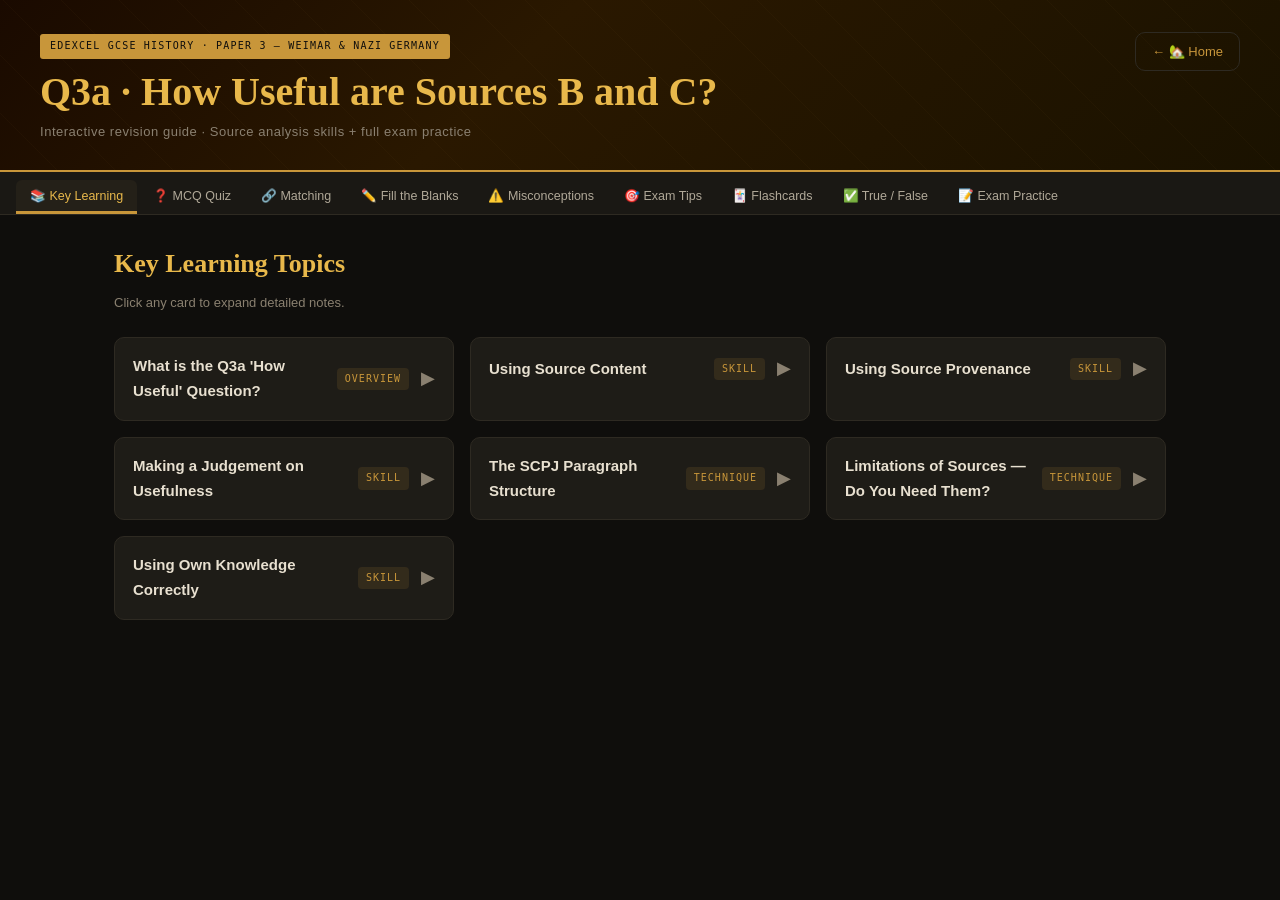
<file: Q3a_Usefulness_of_Sources.html>
<!doctype html>
<html lang="en">

<head>
    <meta charset="UTF-8">
    <meta name="viewport" content="width=device-width, initial-scale=1.0">
    <title>Topic 1 — The Weimar Republic 1918–1929 · Interactive Study Guide</title>
    <link rel="preconnect" href="https://fonts.googleapis.com">
    <link rel="stylesheet" href="stylesheet.css">


</head>

<body>

    <header>
        <div>
            <div class="badge">Edexcel GCSE History · Paper 3 — Weimar &amp; Nazi Germany</div>
            <h1>Topic 1 · The Weimar Republic 1918–1929</h1>
            <p>Interactive revision guide · All key content + full exam practice</p>
        </div>
        <a href="index.html" class="home-link">← 🏡 Home</a>
    </header>

    <nav class="tab-bar" id="tabBar">
        <button class="tab-btn active" onclick="switchTab('learn',this)">📚 Key Learning</button>
        <button class="tab-btn" onclick="switchTab('mcq',this)">❓ MCQ Quiz</button>
        <button class="tab-btn" onclick="switchTab('matching',this)">🔗 Matching</button>
        <button class="tab-btn" onclick="switchTab('fib',this)">✏️ Fill the Blanks</button>
        <button class="tab-btn" onclick="switchTab('misconceptions',this)">⚠️ Misconceptions</button>
        <button class="tab-btn" onclick="switchTab('examtips',this)">🎯 Exam Tips</button>
        <button class="tab-btn" onclick="switchTab('flashcards',this)">🃏 Flashcards</button>
        <button class="tab-btn" onclick="switchTab('truefalse',this)">✅ True / False</button>
        <button class="tab-btn" onclick="switchTab('exampractice',this)">📝 Exam Practice</button>
    </nav>

    <main>

        <!-- ═══════════════════════ KEY LEARNING ═══════════════════════ -->
        <div class="tab-panel active" id="tab-learn">
            <h2 class="section-title">Key Learning Topics</h2>
            <p class="section-sub">Click any card to expand detailed notes.</p>
            <div class="topic-grid" id="topicGrid"></div>
        </div>

        <!-- ═══════════════════════ MCQ ═══════════════════════ -->
        <div class="tab-panel" id="tab-mcq">
            <h2 class="section-title">Multiple Choice Questions</h2>
            <p class="section-sub">Select an answer to reveal instant feedback.</p>
            <div class="score-bar">
                <div>
                    <div class="score-num" id="mcqScore">0</div>
                    <div style="font-size:12px;color:var(--mid)">correct answers</div>
                </div>
                <div style="font-size:13px;color:var(--mid)">out of <strong id="mcqTotal">0</strong> attempted</div>
                <button class="reset-btn" onclick="resetMCQ()">RESET</button>
            </div>
            <div class="quiz-wrap" id="mcqWrap"></div>
        </div>

        <!-- ═══════════════════════ MATCHING ═══════════════════════ -->
        <div class="tab-panel" id="tab-matching">
            <h2 class="section-title">Matching Activity</h2>
            <p class="section-sub">Click a term on the left, then click the matching definition on the right.</p>
            <div class="score-bar">
                <div>
                    <div class="score-num" id="matchScore">0</div>
                    <div style="font-size:12px;color:var(--mid)">matched</div>
                </div>
                <div style="font-size:13px;color:var(--mid)">out of <strong id="matchTotal">0</strong></div>
                <button class="reset-btn" onclick="resetMatch()">RESET</button>
            </div>
            <div class="match-grid">
                <div>
                    <div class="match-label">TERMS</div>
                    <div class="match-col" id="matchLeft"></div>
                </div>
                <div>
                    <div class="match-label">DEFINITIONS</div>
                    <div class="match-col" id="matchRight"></div>
                </div>
            </div>
        </div>

        <!-- ═══════════════════════ FILL IN BLANKS ═══════════════════════ -->
        <div class="tab-panel" id="tab-fib">
            <h2 class="section-title">Fill in the Blanks</h2>
            <p class="section-sub">Choose the correct word from each dropdown. Wrong answers reset — try again!</p>
            <div class="score-bar">
                <div>
                    <div class="score-num" id="fibScore">0</div>
                    <div style="font-size:12px;color:var(--mid)">correct</div>
                </div>
                <div style="font-size:13px;color:var(--mid)">of <strong id="fibTotal">0</strong> blanks</div>
                <button class="reset-btn" onclick="resetFIB()">RESET</button>
            </div>
            <div class="fib-wrap" id="fibWrap"></div>
        </div>

        <!-- ═══════════════════════ MISCONCEPTIONS ═══════════════════════ -->
        <div class="tab-panel" id="tab-misconceptions">
            <h2 class="section-title">Common Misconceptions</h2>
            <p class="section-sub">What students often think — and what examiners actually want.</p>
            <div class="misc-list" id="miscList"></div>
        </div>

        <!-- ═══════════════════════ EXAM TIPS ═══════════════════════ -->
        <div class="tab-panel" id="tab-examtips">
            <h2 class="section-title">Exam Questions &amp; Tips</h2>
            <p class="section-sub">Most repeated question types and mark-scheme structures from real papers.</p>
            <div class="tips-grid" id="tipsGrid"></div>
        </div>

        <!-- ═══════════════════════ FLASHCARDS ═══════════════════════ -->
        <div class="tab-panel" id="tab-flashcards">
            <h2 class="section-title">Flashcards</h2>
            <p class="section-sub">Test yourself! Flip the card and rate your knowledge.</p>
            <div class="fc-container">
                <div class="score-bar" id="fcScoreBar" style="display:none;margin-bottom:20px">
                    <div>
                        <div class="score-num" id="fcKnown" style="color:#2d7a4f">0</div>
                        <div style="font-size:12px;color:var(--mid)">known</div>
                    </div>
                    <div>
                        <div class="score-num" id="fcUnknown" style="color:#c84b31">0</div>
                        <div style="font-size:12px;color:var(--mid)">learning</div>
                    </div>
                    <div style="font-size:13px;color:var(--mid)">out of <strong id="fcTotalTrack">0</strong></div>
                    <button class="reset-btn" onclick="resetFlashcards()">RESET</button>
                </div>
                <div id="fcActiveArea">
                    <div class="fc-progress" id="fcProgress">Card 1 of 0</div>
                    <div class="flashcard" id="flashcard" onclick="flipCard()">
                        <div class="fc-inner">
                            <div class="fc-front">
                                <div class="fc-label">KEY TERM</div>
                                <div class="fc-term" id="fcTerm"></div>
                            </div>
                            <div class="fc-back">
                                <div class="fc-def" id="fcDef"></div>
                            </div>
                        </div>
                    </div>
                    <p class="fc-hint">👆 Click card to flip</p>
                    <div class="fc-nav" id="fcNavDefault">
                        <button class="fc-btn outline" onclick="prevCard()">← Prev</button>
                        <button class="fc-btn outline" onclick="flipCard()">Flip</button>
                        <button class="fc-btn" onclick="nextCard()">Next →</button>
                    </div>
                    <div class="fc-nav" id="fcNavAssess" style="display:none;gap:15px">
                        <button class="fc-btn outline" style="border-color:#c84b31;color:#c84b31;flex:1"
                            onclick="markCard(false)">❌
                            Still Learning</button>
                        <button class="fc-btn" style="background:#2d7a4f;border-color:#2d7a4f;flex:1"
                            onclick="markCard(true)">✅ Got
                            It</button>
                    </div>
                </div>
                <div id="fcSummaryArea" style="display:none;text-align:center;padding:40px 20px">
                    <h3
                        style="font-family:'Playfair Display',serif;color:var(--accent2);font-size:24px;margin-bottom:12px">
                        Session Complete! 🎉</h3>
                    <p style="margin:15px 0;color:var(--text-dim)">You knew <strong id="fcSummaryKnown"
                            style="color:var(--accent2)">0</strong> out of <strong id="fcSummaryTotal"
                            style="color:var(--accent2)">0</strong> cards.</p>
                    <div style="margin-top:25px;display:flex;gap:15px;justify-content:center;flex-wrap:wrap">
                        <button class="fc-btn" id="btnReviewWrong" onclick="reviewWrong()"
                            style="background:#c84b31;border-color:#c84b31">Review Incorrect</button>
                        <button class="fc-btn outline" onclick="resetFlashcards()">Practice All Again</button>
                    </div>
                </div>
            </div>
        </div>

        <!-- ═══════════════════════ TRUE / FALSE ═══════════════════════ -->
        <div class="tab-panel" id="tab-truefalse">
            <h2 class="section-title">True or False?</h2>
            <p class="section-sub">Test your knowledge with these statements.</p>
            <div class="score-bar">
                <div>
                    <div class="score-num" id="tfScore">0</div>
                    <div style="font-size:12px;color:var(--mid)">correct</div>
                </div>
                <div style="font-size:13px;color:var(--mid)">of <strong id="tfTotal">0</strong> answered</div>
                <button class="reset-btn" onclick="resetTF()">RESET</button>
            </div>
            <div class="tf-wrap" id="tfWrap"></div>
        </div>

        <!-- ═══════════════════════ EXAM PRACTICE ═══════════════════════ -->
        <div class="tab-panel" id="tab-exampractice">
            <h2 class="section-title">Exam Practice Questions</h2>
            <p class="section-sub">Full exam questions with mark schemes. Use <strong>Hint</strong>, <strong>Sentence
                    Starter</strong> and <strong>Submit &amp; See Mark Scheme</strong> for each question.</p>
            <div class="ep-list" id="epList"></div>
        </div>

    </main>

<script>

    /* ══════════════════════════════════════════════
       PAGE METADATA — Q3a How Useful are Sources B and C?
    ══════════════════════════════════════════════ */

    const pageMeta = {
        badge: "Edexcel GCSE History · Paper 3 — Weimar &amp; Nazi Germany",
        title: "Q3a · How Useful are Sources B and C?",
        subtitle: "Interactive revision guide · Source analysis skills + full exam practice"
    };

    /* ── Apply metadata on load ── */
    document.addEventListener('DOMContentLoaded', () => {
        const badgeEl = document.querySelector('.badge');
        const h1El = document.querySelector('header h1');
        const subEl = document.querySelector('header p');
        const titleEl = document.querySelector('title');

        if (badgeEl) badgeEl.innerHTML = pageMeta.badge;
        if (h1El) h1El.textContent = pageMeta.title;
        if (subEl) subEl.textContent = pageMeta.subtitle;
        if (titleEl) titleEl.textContent = pageMeta.title.replace(/&amp;/g, '&');
    });


    /* ══════════════════════════════════════════════
       ARRAY 1 · topics  (Key Learning cards)
    ══════════════════════════════════════════════ */

    const topics = [
        {
            title: "What is the Q3a 'How Useful' Question?",
            tag: "Overview",
            content: `<p>Question 3(a) is the first question in <strong>Section B</strong> of Paper 3. It is worth <strong>8 marks</strong> and you should spend no more than <strong>15 minutes</strong> on it — roughly 5 minutes planning and 10 minutes writing.</p>
<ul>
  <li><strong>The task:</strong> Evaluate how useful <em>two sources</em> (Sources B and C) are for a historian investigating a specific historical issue.</li>
  <li><strong>The enquiry:</strong> The question names a specific focus — e.g. "challenges facing the Weimar Republic in 1919–23." Every point must link back to this focus.</li>
  <li><strong>Critical rule:</strong> If you do not link your answer to the enquiry, you cannot score more than 2 marks.</li>
  <li><strong>Structure:</strong> Write one focused paragraph per source, each covering content, provenance, own knowledge, and a clear judgement.</li>
</ul>
<div class="case-study-box">
  <h4>Q3a Past Exam Topics (Weimar &amp; Nazi Germany)</h4>
  <p>2018: Challenges facing the Weimar Republic 1919–23 · 2019: Nazi policies towards women · 2020: Support for the Nazi regime 1933–39 · 2021: Support for the Nazi Party 1924–28 · 2022: Why Hitler became Chancellor in 1933 · 2023: Cultural changes in the Weimar Republic 1924–29 · 2024: Nazi methods of controlling people 1933–39</p>
</div>`
        },
        {
            title: "Using Source Content",
            tag: "Skill",
            content: `<p><strong>Content</strong> is the information shown or described within the source itself. How you extract it depends on the type of source you are given.</p>
<div class="two-col">
  <div>
    <div class="col-head">Written Sources</div>
    <div class="pro-item">Read closely to identify the author's <strong>overall viewpoint</strong> on the enquiry issue.</div>
    <div class="pro-item">Locate <strong>key quotes</strong> that speak directly to the focus of the question.</div>
    <div class="pro-item">Consider what the author's perspective <strong>implies</strong> as well as what it states.</div>
  </div>
  <div>
    <div class="col-head">Visual Sources (Photos / Posters)</div>
    <div class="pro-item">Ask: <strong>what is happening</strong> in the image and who is present?</div>
    <div class="pro-item">Consider what is <strong>included or excluded</strong> from the frame.</div>
    <div class="pro-item">Ask what <strong>message</strong> is communicated, and whether anything appears staged or selected.</div>
  </div>
</div>
<div class="case-study-box">
  <h4>Example: Extracting Content</h4>
  <p>"Source C is useful because it shows the economic impact of hyperinflation on ordinary Germans. The source states that 'After the hyperinflation, people didn't trust the government anymore.' This directly shows how economic crisis undermined the political legitimacy of the Weimar Republic — central to the enquiry."</p>
</div>`
        },
        {
            title: "Using Source Provenance",
            tag: "Skill",
            content: `<p><strong>Provenance</strong> is the background information printed above each source. It tells you four key things:</p>
<ul>
  <li><strong>Who</strong> created the source (the author, creator, or institution)</li>
  <li><strong>What</strong> type of source it is (diary, speech, photograph, newspaper article, etc.)</li>
  <li><strong>When</strong> it was produced (the date or period)</li>
  <li><strong>Where</strong> it was created (the context or location)</li>
</ul>
<p>Use provenance to ask: Is this source <strong>typical</strong> of what you would expect from this author? Is it <strong>accurate</strong> given when it was made? What <strong>factors</strong> — role, audience, purpose — may have shaped it?</p>
<div class="formula-box">
  Provenance Framework: WHO made it? · WHAT type? · WHEN? · WHERE? · WHY does this affect usefulness?
</div>
<div class="case-study-box">
  <h4>Example: Analysing Provenance</h4>
  <p>"The provenance of Source B strengthens its usefulness. Goebbels was the Reich Minister of Propaganda and a close associate of Hitler. As the official voice of Nazi ideology, his speech reliably reflects what the regime wanted women to believe about their role — making it highly useful for understanding official Nazi attitudes, even if it overstates how rigidly these policies were enforced in practice."</p>
</div>`
        },
        {
            title: "Making a Judgement on Usefulness",
            tag: "Skill",
            content: `<p>Q3a requires you to make a <strong>clear judgement</strong> about how useful each source is. A strong judgement:</p>
<ul>
  <li>Refers to <strong>specific content</strong> from the source (a quote or description)</li>
  <li>Uses <strong>provenance</strong> clearly and relevantly</li>
  <li>Applies <strong>accurate own knowledge</strong> to contextualise the source</li>
  <li>Links everything back to the <strong>specific enquiry focus</strong> in the question</li>
</ul>
<div class="two-col">
  <div>
    <div class="col-head">✅ Strong Judgement</div>
    <div class="pro-item">"Source B is very useful because, written in secret by a regime opponent, the author had no reason to exaggerate anti-Nazi sentiment, giving this account of worker attitudes genuine credibility for the enquiry."</div>
  </div>
  <div>
    <div class="col-head">❌ Weak Judgement</div>
    <div class="con-item">"Source B might be useful but it could be biased so it is maybe not very reliable." — Vague, focuses on reliability not usefulness, no link to enquiry.</div>
  </div>
</div>
<p><strong>Key rule:</strong> All sources are useful to some extent. Never dismiss a source as useless. Focus on explaining <em>how</em> and <em>why</em> it is useful for the specific enquiry — not on whether you trust it.</p>`
        },
        {
            title: "The SCPJ Paragraph Structure",
            tag: "Technique",
            content: `<p>Every Q3a paragraph should follow the <strong>SCPJ structure</strong> to ensure you address all four elements the mark scheme rewards:</p>
<div class="formula-box">
  S — State: "Source B/C is useful because it shows that..."<br>
  C — Content: Quote or describe specific evidence from the source<br>
  P — Provenance + Knowledge: Background info + own historical context<br>
  J — Judgement: "This makes it useful for the enquiry because..."
</div>
<div class="case-study-box">
  <h4>SCPJ in Practice — Hitler as Chancellor (Q 2022)</h4>
  <p><strong>S:</strong> "Source C is useful because it shows that Hitler's appointment as Chancellor resulted from political backroom deals, not just popular support."</p>
  <p><strong>C:</strong> "The diary records Ribbentrop convincing von Papen over 27–29 January 1933 that 'the only thing that makes sense is for Hindenburg to appoint Hitler as Chancellor,' culminating in the appointment on 30 January."</p>
  <p><strong>P+K:</strong> "The source is from Ribbentrop's own diary — he was directly involved in the negotiations. From my own knowledge, Hindenburg had repeatedly refused to appoint Hitler as Chancellor despite the Nazis winning most seats in July 1932, and von Papen believed he could control Hitler in a coalition."</p>
  <p><strong>J:</strong> "As a first-hand account from an insider to the negotiations, this source provides uniquely valuable evidence of the political dealmaking that the history books record as the decisive factor in Hitler's rise to power."</p>
</div>`
        },
        {
            title: "Limitations of Sources — Do You Need Them?",
            tag: "Technique",
            content: `<p>You do <strong>not</strong> need to include limitations to achieve full marks. Responses that focus entirely on a source's <strong>strengths</strong> frequently score higher than those dominated by criticism.</p>
<p>If you choose to include a limitation, it must be:</p>
<ul>
  <li><strong>Supported by specific knowledge</strong> — not a vague assertion that the source is "biased"</li>
  <li><strong>Focused on the enquiry</strong> — explain why this limitation affects usefulness for <em>this</em> question</li>
  <li><strong>Brief</strong> — one sentence, followed immediately by a return to usefulness</li>
</ul>
<div class="two-col">
  <div>
    <div class="col-head">✅ Valid Limitation</div>
    <div class="pro-item">"However, Source C shows only one textile factory in one large city and may not reflect the experience of women in rural Germany — though it remains useful for showing the reality of women's working lives during the rearmament period."</div>
  </div>
  <div>
    <div class="col-head">❌ Invalid Limitation</div>
    <div class="con-item">"Source B is not useful because it is biased." — No knowledge used; focus is on reliability; no link to the enquiry; no conclusion about usefulness.</div>
  </div>
</div>`
        },
        {
            title: "Using Own Knowledge Correctly",
            tag: "Skill",
            content: `<p>Own knowledge earns marks <strong>only</strong> when it is linked directly to the source and used to explain why the source is useful for the enquiry. A knowledge dump that ignores the source scores nothing.</p>
<ul>
  <li>Your knowledge should <strong>contextualise</strong> what the source shows — filling in background that makes the source evidence more meaningful.</li>
  <li>Knowledge added in a separate paragraph, disconnected from the source, <strong>earns no marks</strong>.</li>
  <li>Keep knowledge <strong>specific and accurate</strong> — vague claims such as "life was hard" or "there was lots of opposition" are insufficient.</li>
</ul>
<div class="case-study-box">
  <h4>Example: Own Knowledge Linked to Source</h4>
  <p>"Source B shows Freikorps soldiers with military vehicles near the Reichstag during the Kapp Putsch. From my own knowledge, I know that in March 1920, Ebert planned to disband the Freikorps to comply with the Treaty of Versailles. Fearing unemployment, around 5,000 Freikorps soldiers under Wolfgang Kapp marched on Berlin and briefly seized the capital. This knowledge contextualises what the photograph shows — making it useful as evidence of the <em>scale and seriousness</em> of the threat posed to the Weimar Republic."</p>
</div>`
        }
    ];


    /* ══════════════════════════════════════════════
       ARRAY 2 · mcqData  (Multiple Choice Quiz)
    ══════════════════════════════════════════════ */

    const mcqData = [
        {
            q: "How many marks is the Q3a 'How Useful are Sources B and C?' question worth?",
            opts: ["4 marks", "6 marks", "8 marks", "12 marks"],
            ans: 2,
            explain: "Correct: C — 8 marks. Q3a is not 4 marks (that is the 'Give Two Inferences' question), not 6 marks, and not 12 marks (that is the 'Explain Why' question). You should spend a maximum of 15 minutes on Q3a."
        },
        {
            q: "If a student only writes about one source in their Q3a answer, what is the maximum mark they can receive?",
            opts: ["2 marks", "4 marks", "5 marks", "8 marks"],
            ans: 2,
            explain: "Correct: C — 5 marks. To access the full 8 marks, both Source B and Source C must be discussed in separate paragraphs. Writing only about one source, however detailed, caps you at 5. This is one of the most frequent errors on Q3a."
        },
        {
            q: "Which of the following correctly defines 'provenance'?",
            opts: [
                "The main argument made within the source",
                "The background information about who made the source, what type it is, when and where it was produced",
                "The reasons why a source is unreliable or biased",
                "The specific statistics and facts mentioned inside the source"
            ],
            ans: 1,
            explain: "Correct: B. Provenance is the background information — Who, What, When, Where — found at the top of each source. It is not the argument (A), a discussion of reliability (C), or the facts inside the source itself (D), which is the content."
        },
        {
            q: "Which of the following would earn NO marks in a Q3a answer?",
            opts: [
                "Using the creator's role to explain why the source's perspective is particularly valuable",
                "Quoting specific content from the source to support a usefulness claim",
                "Focusing on whether the source is reliable and free from bias rather than how useful it is",
                "Applying own knowledge to contextualise what the source shows"
            ],
            ans: 2,
            explain: "Correct: C. Focusing on reliability instead of usefulness earns no marks on Q3a. The question asks how useful the source is — these are different concepts. A biased source can still be very useful. Options A, B, and D are all valid approaches that earn marks."
        },
        {
            q: "When should a student include own knowledge in their Q3a answer?",
            opts: [
                "Only at the end of the entire answer as a separate paragraph",
                "It should never be included — Q3a only requires source analysis",
                "When it is directly linked to the source and helps explain why the source is useful for the specific enquiry",
                "As much as possible, even if not connected to the source being analysed"
            ],
            ans: 2,
            explain: "Correct: C. Own knowledge earns marks only when it is linked to the source and used to explain why the source is useful for the specific enquiry. Adding unrelated knowledge (D) earns nothing. Own knowledge is required (not B) and should appear within source paragraphs, not in a separate paragraph (A)."
        },
        {
            q: "In the 2022 Edexcel exam, what was the Q3a enquiry focus?",
            opts: [
                "Challenges facing the Weimar Republic in the years 1919–23",
                "Support for the Nazi Party in the years 1924–28",
                "Why Hitler became Chancellor in 1933",
                "Nazi methods of controlling people, 1933–39"
            ],
            ans: 2,
            explain: "Correct: C. The 2022 Q3a question focused on 'Why Hitler became Chancellor in 1933.' The 2018 question was about challenges facing the Weimar Republic 1919–23 (A), 2021 was support for the Nazi Party 1924–28 (B), and 2024 was Nazi methods of control (D)."
        },
        {
            q: "What does the 'P' step in the SCPJ structure require you to do?",
            opts: [
                "Provide a point summarising the source in your own words",
                "Analyse the provenance of the source and use own knowledge to contextualise it",
                "Paraphrase the source to avoid copying",
                "Prove that the source is reliable using other evidence"
            ],
            ans: 1,
            explain: "Correct: B. The 'P' stands for Provenance + own Knowledge. This step requires you to analyse the background of the source (who made it, when, why) and use your own historical knowledge to contextualise what the source shows. It is not about paraphrasing (C) or proving reliability (D)."
        },
        {
            q: "A photograph published in a Nazi-controlled magazine showing enthusiastic crowds greeting Hitler is best described as:",
            opts: [
                "Useless as evidence because it is propaganda and cannot be trusted",
                "Useful for showing how the Nazi regime used media to project an image of Hitler's popularity, even though the image may have been selected or staged",
                "Only useful if it can be corroborated by another source",
                "Unreliable and therefore of no value to historians investigating Nazi Germany"
            ],
            ans: 1,
            explain: "Correct: B. No source is useless. A propaganda photograph is useful precisely because it reveals how the Nazi regime managed its public image — what they wanted people to see and believe. Options A and D incorrectly dismiss the source. Option C conflates corroboration with usefulness."
        },
        {
            q: "Which statement about the limitations of sources in Q3a is accurate?",
            opts: [
                "You must always identify a limitation of each source to achieve Level 3",
                "Including limitations always improves your mark on Q3a",
                "You do not need to include limitations to achieve full marks; focusing on strengths often produces higher-quality answers",
                "Limitations must be written in a separate concluding paragraph"
            ],
            ans: 2,
            explain: "Correct: C. You do not need to include limitations for full marks, and responses focused exclusively on a source's strengths often score higher. If you do include a limitation, it must be brief, knowledge-supported, and still conclude with a statement of usefulness. Options A and B are incorrect; D describes an ineffective structure."
        },
        {
            q: "Goebbels' speech of March 1933 on women's roles is useful as a historical source because:",
            opts: [
                "It proves that all German women followed Nazi policies about family life",
                "As the Reich Minister of Propaganda, Goebbels' speech reliably represents the official Nazi ideology the regime wanted women to accept",
                "It was written in secret so Goebbels had no reason to exaggerate",
                "The speech was widely reported internationally and so influenced policy across Europe"
            ],
            ans: 1,
            explain: "Correct: B. Goebbels was the Reich Minister of Propaganda — his public speeches directly communicated official Nazi ideology. The source is useful because it reveals what the regime wanted women to believe, not because it proves all women complied (A). It was not secret (C) and there is no evidence of international policy influence (D)."
        },
        {
            q: "Ribbentrop's diary recording the negotiations of January 1933 between von Papen and Hindenburg is most useful for an enquiry into:",
            opts: [
                "The challenges facing the Weimar Republic in the years 1919–23",
                "The extent of popular support for Hitler among ordinary Germans",
                "The political backroom dealings that led to Hitler's appointment as Chancellor in 1933",
                "Nazi methods of controlling the German population after 1933"
            ],
            ans: 2,
            explain: "Correct: C. Ribbentrop's diary records the key conversations between von Papen and Hindenburg in January 1933 — making it directly useful for understanding the political machinations behind Hitler's appointment. It is not relevant to 1919–23 challenges (A), popular support (B), or post-1933 control methods (D)."
        },
        {
            q: "The Kapp Putsch of 1920 is relevant historical context for a source showing Freikorps soldiers in Berlin because:",
            opts: [
                "It shows that the Weimar Republic successfully defeated all right-wing threats from the very beginning",
                "It demonstrates that the Freikorps were always loyal to the Weimar government",
                "It reveals that armed right-wing paramilitary groups posed a serious threat to the Weimar Republic's survival, with 5,000 soldiers briefly seizing the capital",
                "It proves that hyperinflation was caused directly by military spending on the Freikorps"
            ],
            ans: 2,
            explain: "Correct: C. The Kapp Putsch shows that the Freikorps were willing and able to use armed force to overthrow the Weimar government — around 5,000 soldiers briefly occupied Berlin in March 1920. Option A is incorrect as the Putsch was a serious near-miss. Option B is the opposite of the truth. Option D confuses causes of hyperinflation."
        }
    ];


    /* ══════════════════════════════════════════════
       ARRAY 3 · matchData  (Keyword Matching)
    ══════════════════════════════════════════════ */

    const matchData = [
        { term: "Provenance", def: "Background information about a source: who made it, what type it is, when and where it was produced — printed at the top of each source." },
        { term: "Content", def: "The information shown or described within a source — what it says or visually depicts." },
        { term: "Usefulness / Utility", def: "What a source reveals about a specific historical enquiry through its content, provenance, and context." },
        { term: "Historical enquiry", def: "A specific question historians investigate by selecting evidence and making judgements — the focus stated in the Q3a question." },
        { term: "Contextual knowledge", def: "Your own accurate factual knowledge about the historical period, used to explain why a source is valuable for the enquiry." },
        { term: "Inference", def: "A conclusion drawn from source evidence that is not directly stated — going beyond the surface of what the source says." },
        { term: "Reliability", def: "Whether a source is accurate and unbiased — distinct from usefulness and NOT what Q3a is testing." },
        { term: "Kapp Putsch (1920)", def: "A right-wing coup attempt in which ~5,000 Freikorps soldiers under Wolfgang Kapp briefly seized Berlin before being defeated by a general strike." },
        { term: "Hyperinflation (1923)", def: "A catastrophic collapse of the German currency, caused by the government printing money to pay striking workers during the French occupation of the Ruhr." },
        { term: "Kinder, Küche, Kirche", def: "The Nazi ideological slogan for women (Children, Kitchen, Church) — the belief that women's proper role was as wives and mothers in the home." },
        { term: "Albert Speer", def: "Senior Nazi architect and government official who wrote 'Inside the Third Reich' (1970), recalling Hitler's packed election rallies of July 1932." },
        { term: "Joachim von Ribbentrop", def: "Wealthy businessman and Nazi supporter whose January 1933 diary records the backroom negotiations between von Papen and Hindenburg that led to Hitler becoming Chancellor." },
        { term: "Freikorps", def: "Demobilised ex-soldiers organised into paramilitary units who posed a violent right-wing threat to the Weimar Republic in the years 1919–23." },
        { term: "Dawes Plan (1924)", def: "An agreement in which American banks loaned money to Germany to pay its reparations — stabilising the economy but making Germany dependent on US capital." }
    ];


    /* ══════════════════════════════════════════════
       ARRAY 4 · fibData  (Fill in the Blanks)
       ARRAY 5 · fibWords (Word Bank)
    ══════════════════════════════════════════════ */

    const fibData = [
        {
            display: "Q3a is worth _____ marks and you should spend no more than _____ minutes on it.",
            blanks: { B1: "8", B2: "15" }
        },
        {
            display: "The provenance of a source tells you who made it, what _____ of source it is, when it was produced, and where it was _____.",
            blanks: { B1: "type", B2: "created" }
        },
        {
            display: "If you only write about one source in Q3a, the maximum mark you can receive is _____.",
            blanks: { B1: "5" }
        },
        {
            display: "In Q3a, you must focus on how _____ the source is for the enquiry, not on whether it is _____.",
            blanks: { B1: "useful", B2: "reliable" }
        },
        {
            display: "The SCPJ structure stands for: State, _____, Provenance/Knowledge, and _____.",
            blanks: { B1: "Content", B2: "Judgement" }
        },
        {
            display: "The Kapp Putsch of _____ saw right-wing Freikorps soldiers temporarily occupy _____, threatening the Weimar government's survival.",
            blanks: { B1: "1920", B2: "Berlin" }
        },
        {
            display: "Nazi ideology about women was summed up by the three Ks: Kinder (Children), _____ (Kitchen), and _____ (Church).",
            blanks: { B1: "Küche", B2: "Kirche" }
        },
        {
            display: "The hyperinflation crisis of _____ was caused partly by the government printing money to pay striking workers during the French occupation of the _____.",
            blanks: { B1: "1923", B2: "Ruhr" }
        },
        {
            display: "Goebbels was the Nazi Minister of _____, and his 1933 speech on women is useful as it reveals the official Nazi _____ about their role in society.",
            blanks: { B1: "Propaganda", B2: "ideology" }
        },
        {
            display: "To achieve full marks in Q3a, your judgement must use the source's content, its _____, and your own _____.",
            blanks: { B1: "provenance", B2: "knowledge" }
        },
        {
            display: "Albert Speer's autobiography, _____ the Third Reich (1970), describes enormous crowds at Hitler's election rallies in July _____.",
            blanks: { B1: "Inside", B2: "1932" }
        },
        {
            display: "The Dawes Plan of _____ helped stabilise Germany's economy by securing loans from the _____, but made Germany economically dependent.",
            blanks: { B1: "1924", B2: "USA" }
        }
    ];

    const fibWords = [
        /* ── Correct answers ── */
        "8", "15", "5",
        "type", "created",
        "useful", "reliable",
        "Content", "Judgement",
        "1920", "Berlin",
        "Küche", "Kirche",
        "1923", "Ruhr",
        "Propaganda", "ideology",
        "provenance", "knowledge",
        "Inside", "1932",
        "1924", "USA",
        /* ── Plausible distractors ── */
        "4", "12", "6", "10", "3", "20",
        "Evaluation", "Analysis", "Introduction", "Context",
        "style", "purpose", "published", "origin",
        "accurate", "biased", "primary",
        "Beer Hall", "Munich", "Hamburg", "Vienna",
        "Kinder", "Kirche", "Küche",
        "1921", "1919", "1925", "1929",
        "Saarland", "Bavaria", "Rhineland",
        "Censorship", "Education", "Police",
        "policy", "attitude", "opinion",
        "inference", "judgement", "evaluation",
        "Outside", "About", "Beyond",
        "1930", "1933", "1928",
        "Britain", "France", "Russia"
    ];


    /* ══════════════════════════════════════════════
       ARRAY 6 · tfData  (True / False)
    ══════════════════════════════════════════════ */

    const tfData = [
        {
            statement: "Q3a requires you to evaluate how useful both Sources B and C are for the stated historical enquiry.",
            answer: true,
            explanation: "TRUE. Q3a specifically asks you to study and evaluate both Source B and Source C. Writing about only one source limits your maximum mark to 5 out of 8. You must write a focused paragraph on each source to access the full mark range."
        },
        {
            statement: "In Q3a, students should focus primarily on whether the source is reliable and free from bias.",
            answer: false,
            explanation: "FALSE. Q3a asks about usefulness, not reliability. These are entirely different concepts. A biased source — such as a Nazi propaganda speech — can still be extremely useful for showing what the regime intended people to believe. Focusing on reliability instead of usefulness earns no marks on this question."
        },
        {
            statement: "Provenance includes information about who created the source, what type it is, when it was made, and where it was produced.",
            answer: true,
            explanation: "TRUE. Provenance covers all four of these elements — the classic 'Who, What, When, Where' framework. Each element can help you explain why the source is particularly valuable (or limited) for the specific enquiry you are investigating."
        },
        {
            statement: "You must include limitations of both sources in your Q3a answer to achieve the highest marks.",
            answer: false,
            explanation: "FALSE. Limitations are not required for full marks. Responses that focus entirely on the strengths of each source frequently score higher than those dominated by criticism. If you do include a limitation, it must be specific, knowledge-supported, relevant to the enquiry, and followed by a return to usefulness."
        },
        {
            statement: "If you do not link your answer to the enquiry focus in the question, you cannot score more than 2 marks.",
            answer: true,
            explanation: "TRUE. Linking all points to the specific historical issue named in the question is essential. Failing to make this connection caps your mark at just 2 out of 8, regardless of how much you write about the sources. Always refer back to the enquiry focus at the start and end of each paragraph."
        },
        {
            statement: "Adding own knowledge that is not linked to the source you are discussing can earn marks in Q3a.",
            answer: false,
            explanation: "FALSE. Own knowledge earns marks only when it is directly linked to the source and used to explain why the source is useful for the specific enquiry. A separate paragraph of general historical knowledge, disconnected from the source, earns no marks on Q3a."
        },
        {
            statement: "The Kapp Putsch of 1920 was a right-wing coup attempt in which Freikorps soldiers occupied Berlin after the government planned to disband them.",
            answer: true,
            explanation: "TRUE. In March 1920, Ebert planned to disband the Freikorps in compliance with the Treaty of Versailles. Fearing unemployment, approximately 5,000 Freikorps members under Wolfgang Kapp marched on Berlin and briefly occupied the capital. The putsch collapsed when the government called a general strike that paralysed the country within days."
        },
        {
            statement: "Sources B and C for Q3a are found in Section A of the Edexcel Paper 3 exam.",
            answer: false,
            explanation: "FALSE. Sources B and C are found in the Sources/Interpretations Booklet and are used for Section B of the paper (Questions 3a to 3d). Source A is only relevant to Section A and is not included in the booklet insert used for Section B."
        },
        {
            statement: "A photograph from a Nazi-controlled magazine can be considered useless as evidence because it may be propaganda.",
            answer: false,
            explanation: "FALSE. No source is ever useless. A photograph from a Nazi-controlled magazine is actually useful precisely because it was published under Nazi censorship — it shows what the regime wanted the public to see, and reveals how the Nazis used visual media to project a particular image. You should always explain how a source is useful for the enquiry, never dismiss it as worthless."
        },
        {
            statement: "By the July 1932 Reichstag elections, the Nazi Party had won more seats than any other single party.",
            answer: true,
            explanation: "TRUE. The July 1932 elections gave the Nazi Party 230 seats — the largest number for any single party in the Reichstag. Despite this, Hindenburg initially refused to appoint Hitler as Chancellor, preferring other arrangements. Hitler was eventually appointed on 30 January 1933 after negotiations involving von Papen and Hindenburg."
        },
        {
            statement: "Goebbels' 1933 speech on women is not useful as a historical source because, as a propagandist, nothing he said was true.",
            answer: false,
            explanation: "FALSE. The fact that Goebbels was the Reich Minister of Propaganda actually makes the source more useful, not less. The speech reliably reveals the official Nazi ideology about women's roles that the regime wanted to promote. Whether the claims were 'true' is irrelevant to Q3a — usefulness is about what the source reveals for the enquiry, not whether it is accurate."
        },
        {
            statement: "Q3a in the Edexcel Weimar and Nazi Germany exam has appeared every year since 2018, always focusing on a specific historical enquiry.",
            answer: true,
            explanation: "TRUE. Q3a has appeared on every Edexcel Paper 3 since 2018, rotating through different aspects of Weimar and Nazi Germany. Topics have included Weimar political crises, Nazi ideology, social policies, electoral support, and methods of control. The enquiry focus is always specific to a time period and issue."
        }
    ];


    /* ══════════════════════════════════════════════
       ARRAY 7 · miscData  (Common Misconceptions)
    ══════════════════════════════════════════════ */

    const miscData = [
        {
            wrong: "Students write about whether the source is reliable or biased instead of whether it is useful.",
            correct: "Q3a asks about usefulness, not reliability — these are completely different concepts. A biased source (e.g. a Nazi propaganda speech) is still useful because it tells historians exactly how the regime presented its policies to the public. Always focus on what the source reveals for the specific enquiry. The word 'reliable' should not appear in your Q3a answer."
        },
        {
            wrong: "Students say 'this source is not useful because it is biased' and leave it at that.",
            correct: "No source is ever useless. The mark scheme is designed to reward students who explain how sources ARE useful. Even heavily biased sources provide valuable evidence about beliefs, intentions, and propaganda. If you write that a source is 'not useful,' you will not score marks on Q3a. Always start from the position that both sources are useful and explain precisely how."
        },
        {
            wrong: "Students write only about one source and expect full marks because their paragraph on that source is very detailed.",
            correct: "Writing about only one source caps your maximum mark at 5 out of 8, no matter how detailed your analysis is. You must evaluate both Source B and Source C in separate, focused paragraphs. Manage your time carefully — 15 minutes maximum for the whole question means roughly one page per source."
        },
        {
            wrong: "Students add whole paragraphs of own knowledge that are not connected to any source.",
            correct: "Own knowledge only earns marks when it is directly linked to the source and used to explain why the source is useful for the enquiry. A 'knowledge dump' — where you write everything you know about hyperinflation, for example — without tying it back to what the source shows, will earn zero marks. Your knowledge must contextualise and explain the source, not replace it."
        },
        {
            wrong: "Students focus mainly on the limitations of sources and conclude that neither source is very helpful.",
            correct: "Saying a source is 'not very useful' or that 'both sources are limited' is one of the most damaging mistakes you can make on Q3a. You do not need to include limitations at all to score 8 marks. If you include a limitation, keep it to one sentence and immediately return to a positive judgement about usefulness. Never end a paragraph on a limitation."
        },
        {
            wrong: "Students confuse provenance with content — describing what the source says when the question asks about who made it and why.",
            correct: "Provenance and content are different parts of a source. Content is WHAT the source says or shows. Provenance is the background: WHO created it, WHAT TYPE it is, WHEN it was made, and WHERE. When using provenance, ask: Does the creator's role, purpose, or position make this source especially valuable for THIS enquiry? Simply describing the source content while calling it 'provenance analysis' is one of the most common structural errors on Q3a."
        },
        {
            wrong: "Students write vague usefulness statements such as 'Source B tells us about the Kapp Putsch' without linking to the enquiry or explaining why this matters.",
            correct: "Every usefulness statement must be explicitly linked to the specific enquiry in the question, supported by content from the source, and explained with own knowledge. The formula is: 'Source B is useful for an enquiry into [X] because it shows [specific point] — [quote or description] — [own knowledge context] — and this makes it useful because [link back to enquiry].' Vague statements without this chain of reasoning will not access the higher mark levels."
        }
    ];


    /* ══════════════════════════════════════════════
       ARRAY 8 · examTips  (Exam Tips & Technique)
    ══════════════════════════════════════════════ */

    const examTips = [
        {
            type: "Q3a — 8 marks · How Useful are Sources B and C?",
            title: "The SCPJ Method: Your Full-Mark Formula",
            content: `<p>Q3a requires two paragraphs — one on each source. Every paragraph must follow the <strong>SCPJ structure</strong> to cover all mark scheme requirements within 15 minutes.</p>
<p><strong>The Formula:</strong></p>
<ul>
  <li><strong>S — State:</strong> Open with a clear usefulness claim: "Source B is useful for an enquiry into [X] because it shows that…" Make it specific to the enquiry focus.</li>
  <li><strong>C — Content:</strong> Quote directly from a written source OR describe specifically what a visual source shows. This evidences your opening claim.</li>
  <li><strong>P — Provenance + Knowledge:</strong> Analyse the Who/What/When/Where and use accurate own knowledge to contextualise the source. Explain why the creator's identity or purpose adds value.</li>
  <li><strong>J — Judgement:</strong> Close with a clear verdict: "The provenance/content of this source makes it [particularly/very] useful for the enquiry because…" Link back to the named issue.</li>
</ul>
<p><strong>❌ Weak Answer:</strong> "Source B is useful because it shows the Kapp Putsch. There were Freikorps soldiers. The Kapp Putsch happened in 1920."</p>
<p><strong>✅ Strong Answer:</strong> "Source B is useful for an enquiry into the challenges facing the Weimar Republic because it reveals the violent threat posed by the Freikorps to the government itself. The photograph shows armed soldiers with military vehicles occupying a street near the Reichstag — the seat of parliamentary power. From my own knowledge, in March 1920, Ebert planned to disband the Freikorps, prompting Wolfgang Kapp to lead 5,000 soldiers in a march on Berlin. As a contemporary newspaper photograph taken during the Putsch, it provides a direct visual record of how seriously the Weimar Republic's survival was threatened by right-wing paramilitary forces."</p>
<p><strong>Sentence Starter:</strong> "Source B/C is useful for an enquiry into [TOPIC] because it shows that…"</p>`,
            pills: ["AO1", "AO2", "AO3"]
        },
        {
            type: "Using Provenance — Don't Confuse It with Content",
            title: "Who Made It and Why? The Provenance Power Move",
            content: `<p>A common structural error is treating provenance and content as the same thing. They are distinct and both are essential for Level 3 marks.</p>
<p><strong>The Formula:</strong></p>
<ul>
  <li><strong>Step 1 — Content first:</strong> What does the source actually say or show? Quote or describe specifically.</li>
  <li><strong>Step 2 — Identify the provenance:</strong> Read the header carefully — who made it, what type, when, where?</li>
  <li><strong>Step 3 — Ask the provenance question:</strong> Does the creator's identity, role, or purpose make this evidence especially valuable for THIS specific enquiry?</li>
  <li><strong>Step 4 — Link to own knowledge:</strong> Use what you know about the historical context to explain why the provenance adds value.</li>
</ul>
<p><strong>❌ Weak Answer:</strong> "The provenance tells us Source C was made in 1974. This means it might not be accurate about 1923."</p>
<p><strong>✅ Strong Answer:</strong> "The provenance of Source C strengthens its usefulness. It is an interview with a German factory worker who lived through the 1923 hyperinflation crisis. As a direct participant from the working class — one of the groups most severely affected — her first-hand account gives authentic evidence of how ordinary Germans experienced economic collapse. Her observation that 'people didn't trust the government anymore' after hyperinflation reflects the wider political damage done to the Weimar Republic — central to the enquiry."</p>
<p><strong>Sentence Starter:</strong> "The provenance of the source makes it [particularly/very] useful because, as a [type of source] by [who], it…"</p>`,
            pills: ["AO3"]
        },
        {
            type: "Usefulness vs. Reliability — Know the Difference",
            title: "Stop Asking 'Is It True?' and Ask 'What Does It Show?'",
            content: `<p>Students lose marks by discussing reliability (is it accurate? is it biased?) instead of usefulness (what does it reveal for the enquiry?). These are different questions.</p>
<p><strong>The Formula:</strong></p>
<ul>
  <li><strong>Step 1:</strong> Identify what the source reveals for the enquiry — even if it is biased, it still reveals something important.</li>
  <li><strong>Step 2:</strong> Ask: useful for WHAT? "This is useful for the enquiry into [X] because it shows…"</li>
  <li><strong>Step 3:</strong> Use provenance to enhance usefulness — propaganda is useful because it shows what the regime wanted people to believe.</li>
  <li><strong>Step 4:</strong> If noting a limitation, keep it brief and return immediately to a usefulness conclusion.</li>
</ul>
<p><strong>❌ Weak Answer:</strong> "Source B is not very useful because Goebbels was a propagandist and everything he said was biased and untrue."</p>
<p><strong>✅ Strong Answer:</strong> "Source B is useful because, as a speech by Goebbels — the Reich Minister of Propaganda — it directly reveals the official Nazi ideology about women's roles at the very start of Nazi rule in 1933. Even though the source promotes the regime's ideal rather than the reality of women's lives, it is highly useful for the enquiry because it shows precisely what the Nazi Party wanted women to accept about their place in German society."</p>
<p><strong>Sentence Starter:</strong> "Although this source [brief limitation], it is still [very/particularly] useful for the enquiry because…"</p>`,
            pills: ["AO3"]
        },
        {
            type: "Time Management — 15 Minutes Maximum",
            title: "Plan Fast, Write Focused: One Page per Source",
            content: `<p>Q3a must be completed in no more than 15 minutes to protect time for the higher-mark questions (12-mark 'Explain Why' and 16-mark essay) later in the paper.</p>
<p><strong>The Formula:</strong></p>
<ul>
  <li><strong>Minutes 1–5 (Plan):</strong> Read the question carefully. Annotate both sources — underline useful content, note provenance details. Plan which own knowledge you will use for each source.</li>
  <li><strong>Minutes 6–10 (Write Source B):</strong> One SCPJ paragraph. State usefulness → Content (quote/describe) → Provenance + Knowledge → Judgement. Roughly 10–12 lines.</li>
  <li><strong>Minutes 11–15 (Write Source C):</strong> One SCPJ paragraph on Source C. Use the same structure. Begin: "Source C is also useful because…"</li>
</ul>
<p><strong>❌ Weak Approach:</strong> Writing three pages on Source B alone, then having no time for Source C — maximum mark is 5/8 regardless of quality.</p>
<p><strong>✅ Strong Approach:</strong> One balanced, focused paragraph per source, each covering all four SCPJ elements clearly and concisely. Quality over quantity.</p>
<p><strong>Sentence Starter (Source C):</strong> "Source C is also useful for this enquiry because it shows that…"</p>`,
            pills: ["AO1", "AO3"]
        }
    ];


    /* ══════════════════════════════════════════════
       ARRAY 9 · flashcards  (Flashcard Deck)
    ══════════════════════════════════════════════ */

    const flashcards = [
        {
            term: "What does Q3a ask you to do?",
            def: "Evaluate how useful Sources B and C are for a specific historical enquiry. You must analyse both sources using their content, provenance, and own knowledge, and make a clear judgement about each source's usefulness for the named enquiry focus."
        },
        {
            term: "What does SCPJ stand for?",
            def: "State (how the source is useful) → Content (specific evidence from the source) → Provenance/Knowledge (background information + own historical context) → Judgement (why this makes the source useful for the specific enquiry)."
        },
        {
            term: "What is provenance?",
            def: "The background information about a source, printed at the top of each source in the exam. It tells you: WHO made it, WHAT type of source it is, WHEN it was produced, and WHERE it was created."
        },
        {
            term: "What is the difference between usefulness and reliability?",
            def: "Usefulness is what a source reveals about a specific historical enquiry — even a biased source is useful. Reliability is whether the source is accurate and unbiased. Q3a asks only about usefulness. Never focus on reliability instead of usefulness."
        },
        {
            term: "What is the maximum mark if you only write about one source?",
            def: "5 out of 8. To access the full 8 marks, you must write a focused, well-developed paragraph on both Source B and Source C. This is the single most common avoidable error on Q3a."
        },
        {
            term: "What was the Kapp Putsch (1920)?",
            def: "A right-wing coup attempt by ~5,000 Freikorps soldiers under Wolfgang Kapp. They occupied Berlin after President Ebert announced plans to disband the Freikorps. The putsch collapsed within days when the government called a general strike that paralysed the country."
        },
        {
            term: "What caused hyperinflation in Germany in 1923?",
            def: "France and Belgium occupied the Ruhr in 1923 to enforce reparation payments. The German government called a general strike and printed vast amounts of money to pay the striking workers. This caused the currency to collapse — prices rose by billions of percent and savings were wiped out overnight."
        },
        {
            term: "What is 'Kinder, Küche, Kirche'?",
            def: "Nazi ideology for women, meaning Children, Kitchen, Church. The Nazis believed women's proper role was as wives and mothers in the domestic sphere, not in professional, political, or public life. This underpinned policies such as the Law for the Encouragement of Marriage (1933) and the Mother's Cross."
        },
        {
            term: "Why is Goebbels' 1933 speech on women useful as a historical source?",
            def: "As Reich Minister of Propaganda, Goebbels was the official voice of Nazi ideology. His speech directly reveals what the regime wanted women to believe about their role in German society at the very start of Nazi rule. It is useful precisely because it is the authentic expression of official Nazi policy, even if reality did not always match the ideology."
        },
        {
            term: "Why is Ribbentrop's January 1933 diary useful as a source?",
            def: "Ribbentrop was personally involved in the negotiations between von Papen and Hindenburg that led to Hitler's appointment as Chancellor on 30 January 1933. His diary is a first-hand, insider account of the backroom political dealings that history identifies as decisive in Hitler's rise to power."
        },
        {
            term: "Why should you never say a source is 'useless' in Q3a?",
            def: "All sources are useful to some extent. Even biased or incomplete sources reveal something valuable — about beliefs, intentions, propaganda techniques, or the lived experience of ordinary people. The mark scheme only rewards explanations of how sources ARE useful. Dismissing a source earns no marks."
        },
        {
            term: "What own knowledge is relevant for a source about Nazi policies towards women?",
            def: "Law for the Encouragement of Marriage (1933) — loans to women who left work to marry; Mother's Cross — awarded for having large numbers of children; League of German Girls (BDM) — trained girls for domestic roles; by 1938, labour shortages from rearmament meant women were needed back in the workforce, contradicting the ideology."
        },
        {
            term: "What is the Dawes Plan (1924) and why does it matter?",
            def: "An agreement in which American banks loaned money to Germany to pay reparations to France and Britain. Negotiated by Stresemann, it stabilised Germany's economy and helped end the hyperinflation crisis. However, it made Germany entirely dependent on US loans — meaning if the US economy failed, Germany's would too (as happened in 1929)."
        },
        {
            term: "How should you handle the provenance of a secret account written by a regime opponent?",
            def: "A source written in secret by a regime opponent is particularly valuable because the author had no reason to exaggerate or moderate their views for a public audience. The secrecy lends authenticity — it shows what the author genuinely believed rather than what they were required to say publicly."
        }
    ];


    /* ══════════════════════════════════════════════
       ARRAY 10 · examQuestions  (Exam Practice)
    ══════════════════════════════════════════════ */

    const examQuestions = [
        {
            num: "Q1",
            marks: 8,
            type: "written",
            caseStudy: `Source B: A photograph published in a German newspaper in March 1920. It shows Freikorps soldiers taking part in the Kapp Putsch. The soldiers are occupying an area in Berlin near to the Reichstag building.

[The photograph shows armed Freikorps soldiers standing beside a military vehicle on a Berlin street, with the Reichstag parliament building visible in the background.]

Source C: From an interview with a German woman in 1974. She was a factory worker during the early years of the Weimar Republic. Here she is recalling the hyperinflation of 1923.

"You got paid at the end of every day. You had to spend it straight away because the next day your wages would only be worth half as much as the day before. Money was literally not worth the paper it was printed on.

Many people who had their savings in bank accounts lost all the money they had managed to scrape together. We asked ourselves, 'How can that happen? How is it that the government can't control this inflation which wipes out the life savings of most people?' We never got an answer that meant anything.

After the hyperinflation, people didn't trust the government anymore."`,
            question: "Study Sources B and C. How useful are Sources B and C for an enquiry into the challenges facing the Weimar Republic in the years 1919–23? Explain your answer, using Sources B and C and your knowledge of the historical context. [8 marks]",
            hint: "Write one paragraph on each source using SCPJ. Source B → political/military challenges (Freikorps/Kapp Putsch). Source C → economic challenges (hyperinflation) and their political impact (loss of trust). For each: quote or describe content, then use provenance + own knowledge, then judge why this makes it useful for the enquiry.",
            starter: "Source B is useful for an enquiry into the challenges facing the Weimar Republic because it shows the violent threat posed by right-wing paramilitary forces...\n\nSource C is also useful because it reveals both the devastating economic impact of hyperinflation and the political crisis of trust it created...",
            markScheme: `<div class="marks-section">
<h5>Mark Allocation — 8 marks (Level Response)</h5>
<p>This is assessed using levels, not individual points. The examiner reads the whole response and matches it to the best level.</p>
<ul>
  <li><strong>Level 1 (1–2 marks):</strong> Simple statements about content without development. Little or no link to the enquiry. Provenance not used.</li>
  <li><strong>Level 2 (3–5 marks):</strong> Explains usefulness of one or both sources using content or provenance with some own knowledge. May be unbalanced. Some link to enquiry.</li>
  <li><strong>Level 3 (6–8 marks):</strong> Analyses usefulness of BOTH sources using content, provenance, and own knowledge. Makes clear judgements explicitly linked to the enquiry focus. Both paragraphs are well-developed and balanced.</li>
</ul>
<p><strong>Source B — acceptable points include:</strong></p>
<ul>
  <li>Shows the Freikorps were a violent, armed threat to the Weimar Republic</li>
  <li>Soldiers occupied Berlin near the Reichstag — the seat of parliamentary government</li>
  <li>As a contemporary newspaper photograph, it captures the reality of the Kapp Putsch</li>
  <li>Provenance: newspaper photograph from March 1920 — a snapshot of events at the time they occurred</li>
  <li>Own knowledge: Ebert's plan to disband the Freikorps; Wolfgang Kapp's 5,000-soldier coup attempt; collapse of the Putsch after a general strike</li>
</ul>
<p><strong>Source C — acceptable points include:</strong></p>
<ul>
  <li>Shows the devastating economic impact of hyperinflation on ordinary workers</li>
  <li>Reveals the collapse of public trust in the Weimar government as a result</li>
  <li>Provenance: a factory worker with first-hand experience of 1923 — authentic working-class perspective</li>
  <li>Limitation: interview conducted in 1974 — 50+ years after events; memory may have been shaped by subsequent experiences</li>
  <li>Own knowledge: hyperinflation caused by printing money to fund passive resistance in the Ruhr; savings wiped out; new Rentenmark introduced to end crisis</li>
</ul>
<p><strong>Do NOT award marks for:</strong> Focusing on reliability not usefulness; own knowledge unconnected to the source; saying either source is useless; writing only about one source.</p>
<p><strong>Examiner's Comment:</strong> The most common error on this question is focusing on what the source does NOT tell us rather than what it DOES. Strong answers begin each paragraph with a clear, specific usefulness statement and link every point back to the enquiry.</p>
</div>`,
            modelAnswer: "Source B is useful for an enquiry into the challenges facing the Weimar Republic in the years 1919–23 because it reveals the violent threat posed by right-wing paramilitary groups to the government itself. The photograph shows armed Freikorps soldiers with a military vehicle occupying a street near the Reichstag building in Berlin — demonstrating that the very seat of parliamentary power had been seized by force. From my own knowledge, I know that in March 1920, Ebert planned to disband the Freikorps in compliance with the Treaty of Versailles. Fearing unemployment, Wolfgang Kapp organised approximately 5,000 Freikorps soldiers to march on Berlin. The putsch only collapsed when the government called a general strike that paralysed the country within days. The provenance of the source makes it particularly valuable: as a contemporary newspaper photograph taken during the Kapp Putsch, it provides a direct visual record of how dangerously close the Weimar Republic came to being overthrown — making it highly useful for an enquiry into the political instability and military threats that challenged the Republic's survival in the early 1920s.\n\nSource C is also useful because it shows how economic mismanagement undermined public trust in the Weimar government — a second, equally serious challenge. The source records that 'After the hyperinflation, people didn't trust the government anymore,' directly linking the economic crisis of 1923 to a collapse of political confidence. From my own knowledge, I know that hyperinflation was triggered when the German government printed excessive amounts of money to pay striking workers during the French occupation of the Ruhr. Savings held in banks were wiped out overnight, and the currency became virtually worthless. The provenance of the source strengthens its usefulness: it is an interview with a German factory worker who lived through these events firsthand. As a direct participant from the working class — one of the groups most severely affected by the loss of savings — her account provides authentic evidence of how ordinary Germans experienced the economic challenges that shook confidence in the Weimar Republic. Although the interview was conducted in 1974, over fifty years after the events, the emotional impact of losing life savings makes this a particularly memorable experience to recall accurately."
        },
        {
            num: "Q2",
            marks: 8,
            type: "written",
            caseStudy: `Source B: From a speech made by Joseph Goebbels in March 1933.

"German women! German men! The birth rate in Germany is rapidly declining so a major change is needed. We believe that German women must use their strength and abilities in different areas from men. Let me say this clearly: the first, best, and most suitable place for the woman is in the family. It is her most glorious duty to give children to her people and nation.

The woman is the teacher of the youth, and therefore the builder of the foundation of the future. If the family is the nation's source of strength, the woman is at its centre.

The best place for the woman to serve her people is in her marriage, in the family, in motherhood."

Source C: A photograph from 1938. The photograph shows women working in a textile factory in a large industrial city.

[The photograph shows several women operating large industrial weaving machines in a factory setting.]`,
            question: "Study Sources B and C. How useful are Sources B and C for an enquiry into Nazi policies towards women? Explain your answer, using Sources B and C and your knowledge of the historical context. [8 marks]",
            hint: "Source B reveals what the Nazis officially wanted women to believe — consider Goebbels' role as Propaganda Minister. Source C shows what actually happened in practice by 1938 — consider why women were working in factories despite Nazi ideology. The contrast between the two sources is itself useful for the enquiry.",
            starter: "Source B is useful because it directly reveals the Nazi regime's official ideology about the role of women in German society...\n\nSource C is also useful because it shows that, in reality, women continued to play an important role in Germany's industrial workforce despite Nazi ideology...",
            markScheme: `<div class="marks-section">
<h5>Mark Allocation — 8 marks (Level Response)</h5>
<p><strong>Source B — acceptable points include:</strong></p>
<ul>
  <li>Directly reveals the official Nazi 'Kinder, Küche, Kirche' ideology — women's place is in the family as wives and mothers</li>
  <li>Provenance: Goebbels was Reich Minister of Propaganda — the source authentically represents what the regime wanted women to accept</li>
  <li>Useful for showing the regime's intended policy at the start of Nazi rule in 1933</li>
  <li>Own knowledge: Law for Encouragement of Marriage 1933; Mother's Cross; League of German Girls; women discouraged from professional roles</li>
  <li>Limitation: represents official ideology rather than the lived reality of all women in Nazi Germany</li>
</ul>
<p><strong>Source C — acceptable points include:</strong></p>
<ul>
  <li>Shows women remained a significant part of the industrial workforce by 1938 — contradicting the domestic ideology shown in Source B</li>
  <li>Provenance: photograph from 1938 — a period when rearmament had created urgent labour shortages</li>
  <li>Own knowledge: rapid rearmament from 1936 created labour shortages; women were needed in factories and encouraged to return to work; ideological goals were compromised by economic necessity</li>
  <li>Together the two sources are useful for showing the contradiction between Nazi ideology and economic reality</li>
</ul>
<p><strong>Examiner's Comment:</strong> Strong answers on Source B explain WHY Goebbels' role as Propaganda Minister makes the source useful — not just 'it might be biased.' Strong answers on Source C use knowledge of rearmament and labour shortages to explain the historical significance of women still working in factories in 1938.</p>
</div>`,
            modelAnswer: "Source B is useful for an enquiry into Nazi policies towards women because it directly reveals the official ideology that underpinned those policies. The speech argues that 'the first, best, and most suitable place for the woman is in the family' and that motherhood is her 'most glorious duty' — making it clear that the Nazis intended to remove women from public and professional life and confine them to the domestic sphere. From my own knowledge, I know that the Nazis implemented a range of policies to enforce this ideology, including the Law for the Encouragement of Marriage in 1933, which offered financial loans to women who left employment to get married, and the Mother's Cross, which rewarded women who bore large numbers of children. The provenance of the source makes it particularly useful: as a speech delivered by Joseph Goebbels in March 1933 — just weeks after the Nazis came to power — it captures the regime's stated intentions at the very beginning of their rule. As Reich Minister of Propaganda, Goebbels was the authoritative voice of Nazi ideology, making this a reliable guide to what the regime officially wanted women to believe about their role in German society.\n\nSource C is also useful because it shows that, in reality, Nazi policies towards women were not fully implemented and that economic necessity overrode ideological goals. The photograph shows women operating heavy industrial machinery in a textile factory in 1938, demonstrating that women remained an important part of Germany's workforce despite the domestic ideology promoted in Source B. From my own knowledge, I know that as Germany accelerated its rearmament programme from 1936 onwards, demand for factory workers grew rapidly. By 1938, labour shortages had become so acute that the Nazi regime was actively encouraging women to return to the workplace, particularly in industries producing military goods. This makes Source C useful for revealing the contradiction at the heart of Nazi policies towards women — the regime's ideology promoted domesticity, but economic and military priorities meant that reality was far more complex."
        },
        {
            num: "Q3",
            marks: 8,
            type: "written",
            caseStudy: `Source B: From Inside the Third Reich, the autobiography of Albert Speer, published in 1970. Here Speer is recalling election rallies held on 27 July 1932. At the time, he was a junior member of the Nazi Party. Speer later became a senior member of the Nazi government.

"Our cars set out for the first stadium. I waited outside the stadium so I did not hear Hitler's speech, but I could hear thunderous applause from the crowd. Afterwards, we set off for another meeting. Hitler was making a total of three speeches that day. At the Berlin Stadium the stands were packed with people and more were waiting outside. Hitler was very late but the crowd had still waited for hours. A roar of applause burst out when the crowd heard that Hitler was on his way."

Source C: From the diary of Joachim von Ribbentrop, written in January 1933. Here Ribbentrop is commenting on discussions about Hitler becoming Chancellor. At the time, Ribbentrop was a wealthy businessman and supporter of the Nazi Party.

"27 January: In the evening I see von Papen. I eventually convince von Papen that the only thing that makes sense is for Hindenburg to appoint Hitler as Chancellor. Von Papen is now absolutely in favour of Hitler becoming Chancellor. I believe that this is the turning point.

29 January: Von Papen says that there are no more obstacles to Hitler becoming Chancellor.

30 January: Hitler is appointed Chancellor."`,
            question: "Study Sources B and C. How useful are Sources B and C for an enquiry into the reasons why Hitler became Chancellor in 1933? Explain your answer, using Sources B and C and your knowledge of the historical context. [8 marks]",
            hint: "Source B shows Hitler's popular mass appeal — one reason he could not be ignored. Source C shows the political backroom deals — another reason he was appointed. Together they give different but complementary explanations. For each source: use content, provenance, and own knowledge; make a clear usefulness judgement linked to the enquiry.",
            starter: "Source B is useful because it shows that Hitler built enormous popular support through his public speaking campaigns, making his appointment politically difficult to resist...\n\nSource C is also useful because it reveals that Hitler's appointment was also the result of key political negotiations between powerful individuals within the government...",
            markScheme: `<div class="marks-section">
<h5>Mark Allocation — 8 marks (Level Response)</h5>
<p><strong>Source B — acceptable points include:</strong></p>
<ul>
  <li>Shows Hitler's enormous popular appeal — packed stadiums, thunderous applause, crowds waiting hours</li>
  <li>Demonstrates that by July 1932, Hitler had become a genuine mass political phenomenon</li>
  <li>Provenance: Albert Speer was a committed Nazi Party member — may overemphasise enthusiasm; published 1970 — written with benefit of hindsight</li>
  <li>Own knowledge: July 1932 elections gave Nazis 230 seats — most of any party; Hitler narrowly lost 1932 presidential election to Hindenburg; Goebbels organised nation-wide speaking tours by aeroplane</li>
</ul>
<p><strong>Source C — acceptable points include:</strong></p>
<ul>
  <li>Shows Hitler's appointment was the result of political deal-making between powerful individuals, not just popular support</li>
  <li>Ribbentrop persuaded von Papen; von Papen persuaded Hindenburg; appointment followed within days</li>
  <li>Provenance: Ribbentrop was directly involved in the negotiations — first-hand insider account; was a Nazi supporter so may present his own role in a positive light</li>
  <li>Own knowledge: Hindenburg repeatedly refused to appoint Hitler despite Nazi electoral success; von Papen believed he could control Hitler in a coalition; January 1933 political crisis made stable government impossible without Nazi support</li>
</ul>
<p><strong>Examiner's Comment:</strong> The strongest answers recognise that the two sources offer complementary reasons — popular support (B) and political machination (C) — and explicitly explain how each adds to the overall enquiry. Weaker answers treat each source in isolation.</p>
</div>`,
            modelAnswer: "Source B is useful for an enquiry into the reasons why Hitler became Chancellor in 1933 because it shows the enormous popular support that Hitler had built through his public speaking campaigns — making his appointment as Chancellor politically very difficult to resist. Speer describes 'thunderous applause' from packed stadiums and crowds who had 'waited for hours' to hear Hitler speak, demonstrating that by July 1932 Hitler commanded a genuinely mass following. From my own knowledge, I know that the July 1932 Reichstag elections gave the Nazi Party 230 seats — more than any other single party — and that Hitler had also narrowly lost the 1932 presidential election to Hindenburg. Goebbels organised a nation-wide speaking tour by aeroplane, giving Hitler unprecedented reach across Germany. The provenance of the source adds a note of caution: Speer was a committed junior Nazi Party member at the time and later a senior government official. As a true believer in National Socialism, his recollection of crowds' reactions may exaggerate the enthusiasm, though the sheer scale of attendance at these rallies is well documented.\n\nSource C is also useful because it reveals a second, equally important reason for Hitler's appointment — the backroom political dealing between key power brokers. The diary records Ribbentrop convincing von Papen on 27 January that 'the only thing that makes sense is for Hindenburg to appoint Hitler as Chancellor,' and the rapid succession of entries leading to Hitler's appointment on 30 January shows how quickly these negotiations resolved. From my own knowledge, I know that Hindenburg had repeatedly refused to appoint Hitler despite the Nazis' electoral dominance, viewing him as a dangerous upstart. Von Papen, however, believed he could control Hitler in a coalition government and use him to restore his own political influence. By January 1933, the political situation was so deadlocked that Hindenburg saw no alternative. The provenance of the diary makes it particularly valuable: as a direct participant in the negotiations — not a journalist or historian reporting from outside — Ribbentrop provides a uniquely first-hand account of the decisive conversations that made Hitler Chancellor."
        },
        {
            num: "Q4",
            marks: 1,
            type: "mcq",
            caseStudy: "",
            question: "Which of the following is identified in the mark scheme as a common error that prevents students achieving 8 marks on Q3a?",
            options: [
                "Analysing the provenance of both sources to explain their usefulness",
                "Focusing on the reliability of the sources rather than their utility",
                "Using own knowledge linked to the source to contextualise its usefulness",
                "Writing one developed paragraph on each source"
            ],
            answer: 1,
            hint: "Q3a is about a very specific type of historical judgement — think carefully about what the question actually asks you to assess.",
            starter: "The correct answer is...",
            markScheme: `<div class="marks-section">
<h5>Answer: B — 1 mark</h5>
<p><strong>B is correct: Focusing on reliability rather than usefulness is a common error that prevents students from achieving 8 marks.</strong> Q3a asks how useful the sources are — not how reliable or accurate they are. The mark scheme explicitly states that answers focusing on reliability rather than utility receive no marks for those sections.</p>
<ul>
  <li><strong>Why A is wrong:</strong> Analysing provenance to explain usefulness is exactly what the mark scheme rewards — it is a key feature of Level 3 answers.</li>
  <li><strong>Why C is wrong:</strong> Using linked own knowledge to contextualise usefulness is also correct technique and earns marks at Level 2 and above.</li>
  <li><strong>Why D is wrong:</strong> Writing one focused paragraph per source is the recommended structure for achieving the full 8 marks on Q3a.</li>
</ul>
</div>`,
            modelAnswer: ""
        },
        {
            num: "Q5",
            marks: 8,
            type: "written",
            caseStudy: `Source B: From a secret account written by an opponent of the Nazi regime in December 1936. Here he is commenting on the workers in a car factory in Munich.

"The workers in this factory will never be won over by Nazi policies. Even though the workers are better paid than in other factories, they show very little interest in all of Hitler's nonsense. When Hitler made a recent speech, the workers were gathered together and ordered to listen to his radio broadcast. During the speech, they kept talking loudly amongst themselves until members of the SA forced them to be quiet. As soon as the workers thought the speech was over, they rushed to leave. There are only a few Nazis working in the factory and even they think the broadcasting of these speeches does more harm than good for the Nazi regime."

Source C: A photograph published in a German magazine in 1936. The picture shows Hitler being greeted at a railway station. Large crowds are gathered, many with their arms raised in the Nazi salute.

[The photograph shows thousands of people with arms raised, cheering as Hitler's train pulls into a station.]`,
            question: "Study Sources B and C. How useful are Sources B and C for an enquiry into the extent of support for the Nazi regime in the years 1933–39? Explain your answer, using Sources B and C and your knowledge of the historical context. [8 marks]",
            hint: "These two sources offer different pictures of support — one showing lack of enthusiasm among workers, one showing apparent mass enthusiasm for Hitler personally. For each source, consider carefully what the provenance tells you about WHY this source takes the perspective it does.",
            starter: "Source B is useful because it provides evidence that working-class support for the Nazi regime was far from universal, particularly among workers with socialist or communist sympathies...\n\nSource C is also useful because it demonstrates the considerable personal popularity that Hitler himself enjoyed with large sections of German society...",
            markScheme: `<div class="marks-section">
<h5>Mark Allocation — 8 marks (Level Response)</h5>
<p><strong>Source B — acceptable points include:</strong></p>
<ul>
  <li>Shows that working-class support for the regime was limited — workers showed 'very little interest' in Hitler's speeches</li>
  <li>Workers had to be physically forced to listen to Hitler by the SA — coercion was needed even to simulate support</li>
  <li>Provenance: written in secret by a regime opponent — no reason to exaggerate; authentic, honest perspective not filtered by censorship</li>
  <li>Own knowledge: KPD and trade unions banned in 1933, alienating communist and socialist workers; some workers resented loss of collective bargaining rights; Gestapo reports ('Sopade Reports') document genuine discontent</li>
  <li>Limitation: describes one factory in Munich — may not represent all German workers</li>
</ul>
<p><strong>Source C — acceptable points include:</strong></p>
<ul>
  <li>Shows Hitler commanding enormous personal popularity — vast crowds giving enthusiastic Nazi salutes</li>
  <li>Provenance: published in a Nazi-controlled German magazine — subject to censorship; image may have been selected or staged to project Hitler's popularity</li>
  <li>Own knowledge: Goebbels cultivated the 'Hitler Myth' — Hitler as popular saviour above party politics; SS/SA in crowds may have been required to salute; research shows many Germans distinguished between support for Hitler personally and criticism of the regime</li>
</ul>
<p><strong>Examiner's Comment:</strong> Strong answers recognise that these two sources offer complementary and nuanced perspectives. Source B shows that among some groups (particularly workers) support was limited; Source C shows Hitler's personal appeal was nonetheless real and widespread. Weaker answers treat each source as simply showing either 'support' or 'opposition' without nuance.</p>
</div>`,
            modelAnswer: "Source B is useful for an enquiry into the extent of support for the Nazi regime in 1933–39 because it provides direct evidence that working-class support for the regime was far from universal. The source describes workers who 'show very little interest in all of Hitler's nonsense' and who had to be silenced by SA members during a Hitler radio broadcast before rushing to leave as soon as it ended. This suggests that even in 1936, coercion rather than genuine enthusiasm was required to ensure workers engaged with Nazi propaganda. From my own knowledge, I know that the Nazis banned the KPD (Communist Party) and all trade unions in 1933, depriving many working-class Germans of the political organisations they had supported. This alienated workers who had backed communist or socialist parties, and Gestapo reports from this period document significant levels of grumbling and discontent among factory workers, particularly in industrial cities. The provenance of the source significantly strengthens its usefulness: as a secret account written by a regime opponent, the author had no audience to perform for and no reason to exaggerate anti-Nazi sentiment. This makes it unusually honest evidence of worker attitudes that the Nazi press would never have published.\n\nSource C is also useful because it shows that, despite the limited support documented in Source B, Hitler himself commanded considerable personal popularity with many Germans. The photograph shows enormous crowds with arms raised in the Nazi salute at a railway station in 1936, suggesting that Hitler's presence could generate genuine mass enthusiasm. From my own knowledge, I know that Goebbels worked systematically to cultivate what historians call the 'Hitler Myth' — the image of Hitler as a unifying national leader who stood above party politics and embodied Germany's hopes. Many Germans separated their loyalty to Hitler personally from criticism of specific Nazi policies or party officials. However, the provenance of Source C introduces an important consideration: as a photograph published in a German magazine in 1936, it was subject to Nazi censorship and may have been specifically selected to project an image of Hitler's popularity. It is also possible that SA or SS members in the crowd were expected to give the salute regardless of their personal feelings — meaning the image may not fully represent the genuine extent of enthusiasm."
        },
        {
            num: "Q6",
            marks: 8,
            type: "written",
            caseStudy: `Source B: From a book written by an American journalist, published in 1960. He visited Germany frequently in the years 1925–28.

"Hitler and the Nazis were hardly ever mentioned in conversation, except in jokes about the Munich Putsch. In the elections of May 1928, only 810,000 out of 31 million people voted for the Nazis. In contrast, the Social Democrat Party received more than 9 million votes.

There was a wonderful feeling of excitement in Germany in those days. Life in Berlin and Munich seemed more free, more modern, more exciting than in any place I have ever visited. The young people of Germany wanted to live life to the full in complete freedom. Most Germans you met believed in democracy and peace."

Source C: A photograph of Hitler at a Nazi Party rally held at Nuremberg in 1928. The Nazi Party had strong support in the city of Nuremberg.

[The photograph shows Hitler at the front of a large outdoor rally with thousands of uniformed supporters visible, many with their arms raised in the Nazi salute.]`,
            question: "Study Sources B and C. How useful are Sources B and C for an enquiry into support for the Nazi Party in the years 1924–28? Explain your answer, using Sources B and C and your knowledge of the historical context. [8 marks]",
            hint: "Source B gives a national picture of Nazi support — very limited. Source C shows concentrated local support in a Nazi stronghold. Both are useful for the enquiry but capture different dimensions of it. Think carefully about what the provenance of each source means for how representative it is.",
            starter: "Source B is useful because it shows that, nationally, the Nazi Party had very limited support during the 'Lean Years' of 1924–28...\n\nSource C is also useful because it shows that, despite limited national support, the Nazis could attract large crowds of committed supporters in areas where the party had established a strong presence...",
            markScheme: `<div class="marks-section">
<h5>Mark Allocation — 8 marks (Level Response)</h5>
<p><strong>Source B — acceptable points include:</strong></p>
<ul>
  <li>Shows that nationally, Nazi support was very limited — only 810,000 votes out of 31 million in May 1928</li>
  <li>Captures the optimism and stability of the 'Golden Years' — Germans believed in democracy and peace, making extremism less appealing</li>
  <li>Provenance: American journalist, frequent visitor 1925–28 — relatively impartial foreign observer with good access; may have socialised mainly with educated, liberal Germans</li>
  <li>Own knowledge: After the Munich Putsch (1923) and Hitler's imprisonment, the 'Lean Years' saw Nazi electoral support collapse; Hitler was banned from public speaking in some states; the party restructured at the Bamberg Conference 1926</li>
</ul>
<p><strong>Source C — acceptable points include:</strong></p>
<ul>
  <li>Shows that the Nazis could attract large, uniformed crowds at rallies — demonstrating an organised, committed core following</li>
  <li>Nuremberg was a Nazi stronghold — annual rallies held there from 1926 after the Bamberg Conference</li>
  <li>Provenance: photograph at a known Nazi stronghold — not representative of national support</li>
  <li>Own knowledge: by 1928 the Nazi Party had ~100,000 members; Nuremberg became the ceremonial home of the party; the party was well-organised despite limited electoral support</li>
  <li>Limitation: photograph may focus on a supportive crowd and not represent the wider German population</li>
</ul>
<p><strong>Examiner's Comment:</strong> A very common error on this question is treating Source B as showing that the Nazis had NO support. Strong answers recognise that Source B shows limited NATIONAL support, while Source C shows concentrated LOCAL support — making both sources useful for capturing different dimensions of Nazi support in the period.</p>
</div>`,
            modelAnswer: "Source B is useful for an enquiry into support for the Nazi Party in the years 1924–28 because it clearly shows that, at a national level, the Nazis were a marginal political force during this period. The source states that in the May 1928 elections, only 810,000 of 31 million voters chose the Nazis, compared to over 9 million who voted for the Social Democrats. The journalist also records that Hitler and the Nazis were 'hardly ever mentioned in conversation, except in jokes about the Munich Putsch,' suggesting the party was widely seen as irrelevant or even ridiculous. From my own knowledge, I know that this period is often called the 'Lean Years' for the Nazi Party. After the failure of the Munich Putsch in 1923 and Hitler's imprisonment, the party was temporarily banned in several German states. The relative economic stability brought by the Dawes Plan meant that most Germans had little reason to turn to extreme nationalism, and the party attracted only a fraction of the vote it would later receive. The provenance of the source adds useful context: the author was an American journalist who visited Germany frequently throughout 1925–28. As a foreign visitor, he may offer a more objective perspective than a German source, though he was likely to have mixed mainly with educated, liberal Germans in Berlin and Munich who were the least sympathetic to the Nazis.\n\nSource C is also useful because it shows that, despite very limited national support, the Nazis could still attract large numbers of committed, organised supporters in areas where the party had established a strong base. The photograph shows a uniformed crowd at a Nazi rally in Nuremberg in 1928, demonstrating that the party retained a disciplined and motivated core following even during its most electorally difficult years. From my own knowledge, I know that the Nazis held annual rallies at Nuremberg from 1926 onwards following the Bamberg Conference, and that by 1928 the party had approximately 100,000 members across Germany. Nuremberg became the ceremonial home of the movement, and its population was among the most sympathetic to National Socialism of any major German city. The provenance of the source introduces an important limitation: the photograph is from a known Nazi stronghold and shows a rally specifically organised to display the party's strength. It may therefore give an exaggerated impression of national Nazi support. Nevertheless, it remains useful for showing that even in the 'Lean Years,' the party had sufficient organisational strength and committed local support to stage impressive public events — a foundation that would allow rapid growth once the economic crisis of 1929 arrived."
        }
    ];

</script>
    <script src="script.js"></script>

    


</body>

</html>
</file>
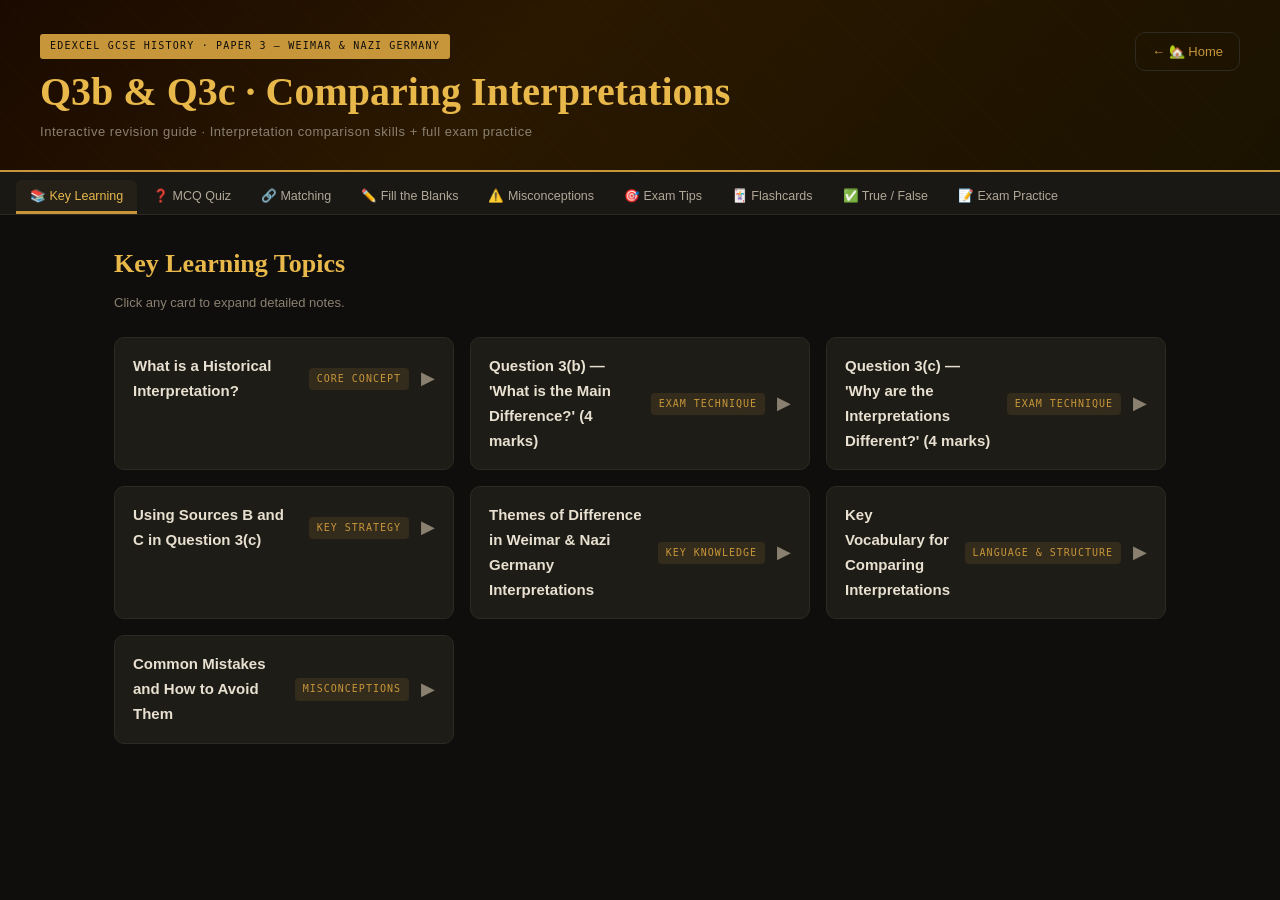
<file: Q3b_Q3c_Comparing_Interpretations.html>
<!doctype html>
<html lang="en">

<head>
    <meta charset="UTF-8">
    <meta name="viewport" content="width=device-width, initial-scale=1.0">
    <title>Topic 1 — The Weimar Republic 1918–1929 · Interactive Study Guide</title>
    <link rel="preconnect" href="https://fonts.googleapis.com">
    <link rel="stylesheet" href="stylesheet.css">


</head>

<body>

    <header>
        <div>
            <div class="badge">Edexcel GCSE History · Paper 3 — Weimar &amp; Nazi Germany</div>
            <h1>Topic 1 · The Weimar Republic 1918–1929</h1>
            <p>Interactive revision guide · All key content + full exam practice</p>
        </div>
        <a href="index.html" class="home-link">← 🏡 Home</a>
    </header>

    <nav class="tab-bar" id="tabBar">
        <button class="tab-btn active" onclick="switchTab('learn',this)">📚 Key Learning</button>
        <button class="tab-btn" onclick="switchTab('mcq',this)">❓ MCQ Quiz</button>
        <button class="tab-btn" onclick="switchTab('matching',this)">🔗 Matching</button>
        <button class="tab-btn" onclick="switchTab('fib',this)">✏️ Fill the Blanks</button>
        <button class="tab-btn" onclick="switchTab('misconceptions',this)">⚠️ Misconceptions</button>
        <button class="tab-btn" onclick="switchTab('examtips',this)">🎯 Exam Tips</button>
        <button class="tab-btn" onclick="switchTab('flashcards',this)">🃏 Flashcards</button>
        <button class="tab-btn" onclick="switchTab('truefalse',this)">✅ True / False</button>
        <button class="tab-btn" onclick="switchTab('exampractice',this)">📝 Exam Practice</button>
    </nav>

    <main>

        <!-- ═══════════════════════ KEY LEARNING ═══════════════════════ -->
        <div class="tab-panel active" id="tab-learn">
            <h2 class="section-title">Key Learning Topics</h2>
            <p class="section-sub">Click any card to expand detailed notes.</p>
            <div class="topic-grid" id="topicGrid"></div>
        </div>

        <!-- ═══════════════════════ MCQ ═══════════════════════ -->
        <div class="tab-panel" id="tab-mcq">
            <h2 class="section-title">Multiple Choice Questions</h2>
            <p class="section-sub">Select an answer to reveal instant feedback.</p>
            <div class="score-bar">
                <div>
                    <div class="score-num" id="mcqScore">0</div>
                    <div style="font-size:12px;color:var(--mid)">correct answers</div>
                </div>
                <div style="font-size:13px;color:var(--mid)">out of <strong id="mcqTotal">0</strong> attempted</div>
                <button class="reset-btn" onclick="resetMCQ()">RESET</button>
            </div>
            <div class="quiz-wrap" id="mcqWrap"></div>
        </div>

        <!-- ═══════════════════════ MATCHING ═══════════════════════ -->
        <div class="tab-panel" id="tab-matching">
            <h2 class="section-title">Matching Activity</h2>
            <p class="section-sub">Click a term on the left, then click the matching definition on the right.</p>
            <div class="score-bar">
                <div>
                    <div class="score-num" id="matchScore">0</div>
                    <div style="font-size:12px;color:var(--mid)">matched</div>
                </div>
                <div style="font-size:13px;color:var(--mid)">out of <strong id="matchTotal">0</strong></div>
                <button class="reset-btn" onclick="resetMatch()">RESET</button>
            </div>
            <div class="match-grid">
                <div>
                    <div class="match-label">TERMS</div>
                    <div class="match-col" id="matchLeft"></div>
                </div>
                <div>
                    <div class="match-label">DEFINITIONS</div>
                    <div class="match-col" id="matchRight"></div>
                </div>
            </div>
        </div>

        <!-- ═══════════════════════ FILL IN BLANKS ═══════════════════════ -->
        <div class="tab-panel" id="tab-fib">
            <h2 class="section-title">Fill in the Blanks</h2>
            <p class="section-sub">Choose the correct word from each dropdown. Wrong answers reset — try again!</p>
            <div class="score-bar">
                <div>
                    <div class="score-num" id="fibScore">0</div>
                    <div style="font-size:12px;color:var(--mid)">correct</div>
                </div>
                <div style="font-size:13px;color:var(--mid)">of <strong id="fibTotal">0</strong> blanks</div>
                <button class="reset-btn" onclick="resetFIB()">RESET</button>
            </div>
            <div class="fib-wrap" id="fibWrap"></div>
        </div>

        <!-- ═══════════════════════ MISCONCEPTIONS ═══════════════════════ -->
        <div class="tab-panel" id="tab-misconceptions">
            <h2 class="section-title">Common Misconceptions</h2>
            <p class="section-sub">What students often think — and what examiners actually want.</p>
            <div class="misc-list" id="miscList"></div>
        </div>

        <!-- ═══════════════════════ EXAM TIPS ═══════════════════════ -->
        <div class="tab-panel" id="tab-examtips">
            <h2 class="section-title">Exam Questions &amp; Tips</h2>
            <p class="section-sub">Most repeated question types and mark-scheme structures from real papers.</p>
            <div class="tips-grid" id="tipsGrid"></div>
        </div>

        <!-- ═══════════════════════ FLASHCARDS ═══════════════════════ -->
        <div class="tab-panel" id="tab-flashcards">
            <h2 class="section-title">Flashcards</h2>
            <p class="section-sub">Test yourself! Flip the card and rate your knowledge.</p>
            <div class="fc-container">
                <div class="score-bar" id="fcScoreBar" style="display:none;margin-bottom:20px">
                    <div>
                        <div class="score-num" id="fcKnown" style="color:#2d7a4f">0</div>
                        <div style="font-size:12px;color:var(--mid)">known</div>
                    </div>
                    <div>
                        <div class="score-num" id="fcUnknown" style="color:#c84b31">0</div>
                        <div style="font-size:12px;color:var(--mid)">learning</div>
                    </div>
                    <div style="font-size:13px;color:var(--mid)">out of <strong id="fcTotalTrack">0</strong></div>
                    <button class="reset-btn" onclick="resetFlashcards()">RESET</button>
                </div>
                <div id="fcActiveArea">
                    <div class="fc-progress" id="fcProgress">Card 1 of 0</div>
                    <div class="flashcard" id="flashcard" onclick="flipCard()">
                        <div class="fc-inner">
                            <div class="fc-front">
                                <div class="fc-label">KEY TERM</div>
                                <div class="fc-term" id="fcTerm"></div>
                            </div>
                            <div class="fc-back">
                                <div class="fc-def" id="fcDef"></div>
                            </div>
                        </div>
                    </div>
                    <p class="fc-hint">👆 Click card to flip</p>
                    <div class="fc-nav" id="fcNavDefault">
                        <button class="fc-btn outline" onclick="prevCard()">← Prev</button>
                        <button class="fc-btn outline" onclick="flipCard()">Flip</button>
                        <button class="fc-btn" onclick="nextCard()">Next →</button>
                    </div>
                    <div class="fc-nav" id="fcNavAssess" style="display:none;gap:15px">
                        <button class="fc-btn outline" style="border-color:#c84b31;color:#c84b31;flex:1"
                            onclick="markCard(false)">❌
                            Still Learning</button>
                        <button class="fc-btn" style="background:#2d7a4f;border-color:#2d7a4f;flex:1"
                            onclick="markCard(true)">✅ Got
                            It</button>
                    </div>
                </div>
                <div id="fcSummaryArea" style="display:none;text-align:center;padding:40px 20px">
                    <h3
                        style="font-family:'Playfair Display',serif;color:var(--accent2);font-size:24px;margin-bottom:12px">
                        Session Complete! 🎉</h3>
                    <p style="margin:15px 0;color:var(--text-dim)">You knew <strong id="fcSummaryKnown"
                            style="color:var(--accent2)">0</strong> out of <strong id="fcSummaryTotal"
                            style="color:var(--accent2)">0</strong> cards.</p>
                    <div style="margin-top:25px;display:flex;gap:15px;justify-content:center;flex-wrap:wrap">
                        <button class="fc-btn" id="btnReviewWrong" onclick="reviewWrong()"
                            style="background:#c84b31;border-color:#c84b31">Review Incorrect</button>
                        <button class="fc-btn outline" onclick="resetFlashcards()">Practice All Again</button>
                    </div>
                </div>
            </div>
        </div>

        <!-- ═══════════════════════ TRUE / FALSE ═══════════════════════ -->
        <div class="tab-panel" id="tab-truefalse">
            <h2 class="section-title">True or False?</h2>
            <p class="section-sub">Test your knowledge with these statements.</p>
            <div class="score-bar">
                <div>
                    <div class="score-num" id="tfScore">0</div>
                    <div style="font-size:12px;color:var(--mid)">correct</div>
                </div>
                <div style="font-size:13px;color:var(--mid)">of <strong id="tfTotal">0</strong> answered</div>
                <button class="reset-btn" onclick="resetTF()">RESET</button>
            </div>
            <div class="tf-wrap" id="tfWrap"></div>
        </div>

        <!-- ═══════════════════════ EXAM PRACTICE ═══════════════════════ -->
        <div class="tab-panel" id="tab-exampractice">
            <h2 class="section-title">Exam Practice Questions</h2>
            <p class="section-sub">Full exam questions with mark schemes. Use <strong>Hint</strong>, <strong>Sentence
                    Starter</strong> and <strong>Submit &amp; See Mark Scheme</strong> for each question.</p>
            <div class="ep-list" id="epList"></div>
        </div>

    </main>
<script>

    // ─────────────────────────────────────────────
    // ARRAY 1: topics
    // ─────────────────────────────────────────────
    const topics = [
        {
            title: "What is a Historical Interpretation?",
            tag: "Core Concept",
            content: `<p>An <strong>interpretation</strong> is a historian's (or writer's) <strong>point of view</strong> about a historical event, person or time period. Interpretations are not neutral — they reflect the evidence the author chose to focus on, their academic emphasis, and the time they were writing.</p>
<ul>
  <li><strong>Key point:</strong> Interpretations focus on different ideas or evidence, so they will not always agree with each other.</li>
  <li><strong>Who writes them?</strong> Historians writing after the event, journalists, academics, or sometimes people who lived through it.</li>
  <li><strong>In Edexcel Paper 3:</strong> You will be given two interpretations in the Sources/Interpretations Booklet and asked to compare and explain them across Questions 3(b), 3(c) and 3(d).</li>
</ul>
<div class="case-study-box">
  <h4>Example Topic Themes (Weimar &amp; Nazi Germany)</h4>
  <p>Interpretations in this paper have covered: challenges to the Weimar Republic 1919–23; Nazi policies towards women; support for the Nazi regime 1933–39; support for the Nazi Party 1924–28; why Hitler became Chancellor in 1933; cultural changes in Weimar 1924–29; Nazi methods of control 1933–39.</p>
</div>`
        },
        {
            title: "Question 3(b) — 'What is the Main Difference?' (4 marks)",
            tag: "Exam Technique",
            content: `<p>Question 3(b) asks you to identify and explain the <strong>main difference in content</strong> between Interpretation 1 and Interpretation 2. You have approximately <strong>5 minutes</strong> for this question.</p>
<p><strong>Your answer must:</strong></p>
<ul>
  <li><strong>State the main difference</strong> — what is the overall point of disagreement?</li>
  <li><strong>Explain Interpretation 1's view</strong> with a short quote or clear summary.</li>
  <li><strong>Explain Interpretation 2's view</strong> with a short quote or clear summary.</li>
  <li><strong>Reference both</strong> interpretations to achieve full marks.</li>
</ul>
<div class="two-col">
  <div>
    <div class="col-head">✅ Strong Answer Features</div>
    <div class="pro-item">Opens by identifying the main difference clearly</div>
    <div class="pro-item">Uses short quotes from each interpretation</div>
    <div class="pro-item">Links the quote to the overall difference</div>
    <div class="pro-item">Uses contrast language: "whereas", "in comparison"</div>
  </div>
  <div>
    <div class="col-head">❌ Weak Answer Features</div>
    <div class="con-item">Just summarises each interpretation separately</div>
    <div class="con-item">Omits quotes or evidence from one/both interpretations</div>
    <div class="con-item">Identifies a minor detail rather than the main difference</div>
    <div class="con-item">Confuses 3(b) with 3(c) by explaining WHY they differ</div>
  </div>
</div>`
        },
        {
            title: "Question 3(c) — 'Why are the Interpretations Different?' (4 marks)",
            tag: "Exam Technique",
            content: `<p>Question 3(c) asks you to <strong>explain why</strong> the two interpretations differ — not what the difference is (that was 3(b)). You have approximately <strong>5 minutes</strong> for this question. You <em>may</em> use Sources B and C to support your answer, but you can still achieve full marks without them.</p>
<p><strong>Reasons interpretations differ include:</strong></p>
<ul>
  <li><strong>Different sources used:</strong> One author may have focused on political sources; the other on economic or social sources.</li>
  <li><strong>Different time focus:</strong> One may emphasise short-term effects; the other longer-term consequences.</li>
  <li><strong>Different emphasis:</strong> Authors choose to highlight different aspects of the same period (e.g. ideology vs. economic reality).</li>
</ul>
<div class="case-study-box">
  <h4>⚠️ Critical Rule: Do NOT mention provenance</h4>
  <p>You will receive <strong>no marks</strong> for explaining the date of publication, who wrote it, or their background (provenance). You must focus on the <strong>content and emphasis</strong> of the interpretations and how different sources could lead to different conclusions.</p>
</div>`
        },
        {
            title: "Using Sources B and C in Question 3(c)",
            tag: "Key Strategy",
            content: `<p>The most reliable method for answering 3(c) is to match each source (B or C) to the interpretation it supports, then explain how that source could have led the historian to their viewpoint.</p>
<ul>
  <li><strong>Source B</strong> will typically support one interpretation's argument.</li>
  <li><strong>Source C</strong> will typically support the other interpretation's argument.</li>
  <li><strong>Never use Source A</strong> — it is for a different question and will receive no marks here.</li>
</ul>
<div class="formula-box">
  <strong>Structure for 3(c) using sources:</strong><br><br>
  1. State the historians differ because they have given weight to different sources.<br>
  2. Link Interpretation 1 → matching source (B or C) → quote/detail → how it explains Int 1's view.<br>
  3. "Whereas" → link Interpretation 2 → the other source → quote/detail → how it explains Int 2's view.
</div>
<div class="case-study-box">
  <h4>Worked Example (Hitler Chancellor 1933)</h4>
  <p>Interpretation 2 (mass support view) matches Source B (Albert Speer describing huge crowds at rallies). Interpretation 1 (elite politics view) matches Source C (Ribbentrop diary showing von Papen/Hindenburg negotiations). Each author gave weight to these different types of evidence, leading to different conclusions.</p>
</div>`
        },
        {
            title: "Themes of Difference in Weimar &amp; Nazi Germany Interpretations",
            tag: "Key Knowledge",
            content: `<p>Interpretations in the Edexcel Weimar and Nazi Germany paper tend to differ along three main thematic lines. Knowing these helps you quickly identify the main difference in 3(b).</p>
<div class="two-col">
  <div>
    <div class="col-head">Common Themes of Difference</div>
    <div class="pro-item"><strong>Political vs. Economic causes</strong> — e.g. was Hitler's rise due to elite politics or economic collapse?</div>
    <div class="pro-item"><strong>Success vs. Failure of policy</strong> — e.g. were Nazi women's policies successful?</div>
    <div class="pro-item"><strong>Extent of support vs. resistance</strong> — e.g. did Germans broadly support or resist the Nazi regime?</div>
    <div class="pro-item"><strong>Short-term vs. long-term focus</strong> — e.g. immediate crisis of 1923 vs. longer-term structural weaknesses</div>
  </div>
  <div>
    <div class="col-head">Past Exam Contrasts</div>
    <div class="pro-item">2018: Political threats vs. economic (hyperinflation) threats to Weimar</div>
    <div class="pro-item">2019: Nazi women's policy as failure vs. success</div>
    <div class="pro-item">2020: Germans resisted vs. conformed with Nazi regime</div>
    <div class="pro-item">2021: Nazis building support (methods) vs. Nazis failing in elections</div>
    <div class="pro-item">2022: Elite politics gave Hitler power vs. mass popular support</div>
  </div>
</div>`
        },
        {
            title: "Key Vocabulary for Comparing Interpretations",
            tag: "Language &amp; Structure",
            content: `<p>Using the right vocabulary signals to the examiner that you understand the task and can move between both interpretations fluently.</p>
<ul>
  <li><strong>Contrast phrases:</strong> "whereas", "in contrast", "in comparison", "on the other hand", "however"</li>
  <li><strong>For stating difference:</strong> "The main difference between the interpretations is…", "Interpretations 1 and 2 differ in their views about…"</li>
  <li><strong>For quoting:</strong> "Interpretation 1 states that…", "This is supported by the claim that…", "The author argues…"</li>
  <li><strong>For 3(c) (why different):</strong> "The interpretations differ because they have given weight to different sources…", "The authors have chosen to emphasise different aspects…", "They focus on different time periods…"</li>
</ul>
<div class="case-study-box">
  <h4>Sentence Starters Bank</h4>
  <p><strong>3(b):</strong> "Interpretations 1 and 2 have different views about [topic] as [overall difference]. Interpretation 1 suggests… [quote]. Whereas, Interpretation 2 argues… [quote]."</p>
  <p><strong>3(c):</strong> "Interpretations 1 and 2 give different views because they have given weight to different sources. The author of Interpretation 1 will have studied sources like Source [B/C], which… This supports Interpretation 1 because… Whereas, the author of Interpretation 2 will have studied sources like Source [B/C], which…"</p>
</div>`
        },
        {
            title: "Common Mistakes and How to Avoid Them",
            tag: "Misconceptions",
            content: `<p>Certain errors consistently prevent students from achieving full marks on 3(b) and 3(c). Understanding these helps you avoid the same pitfalls.</p>
<ul>
  <li><strong>Confusing 3(b) and 3(c):</strong> 3(b) asks WHAT the difference is; 3(c) asks WHY. Repeating your 3(b) answer in 3(c) earns zero marks.</li>
  <li><strong>Skipping quotes:</strong> Without short quotes or clear summaries from each interpretation, you are capped at 2 marks.</li>
  <li><strong>Referring to provenance in 3(c):</strong> Saying "Interpretation 1 was written in 1996 so the historian had more time to research" gains no marks. Focus on content and sources.</li>
  <li><strong>Using Source A in 3(c):</strong> Source A is for Question 3(a) only. Using it in 3(c) scores zero for that point.</li>
  <li><strong>Picking a minor detail as the "main" difference:</strong> Identify the overall argument of each interpretation, not a small supporting detail.</li>
</ul>`
        }
    ];

    // ─────────────────────────────────────────────
    // ARRAY 2: mcqData
    // ─────────────────────────────────────────────
    const mcqData = [
        {
            q: "Question 3(b) on Edexcel Paper 3 is worth how many marks?",
            opts: ["2 marks", "4 marks", "8 marks", "12 marks"],
            ans: 1,
            explain: "Correct: B — 4 marks. Question 3(b) asks you to explain the main difference between two interpretations and is worth 4 marks. You should spend no more than 5 minutes on it. A (2 marks) and C (8 marks) are wrong mark allocations. D (12 marks) is the mark allocation for the 'Explain Why' question."
        },
        {
            q: "In Question 3(b), what is the most common reason students are capped at 2 marks rather than achieving full marks?",
            opts: [
                "Writing too much",
                "Using Source A in their answer",
                "Failing to include quotes or clear summaries from both interpretations",
                "Explaining why the interpretations are different"
            ],
            ans: 2,
            explain: "Correct: C — failing to include quotes or clear summaries from both interpretations. Without evidence from each interpretation, the examiner cannot award full marks as the analysis is unsupported. A is incorrect — length is not the issue. B relates to a 3(c) error. D is actually what 3(c) asks for, not 3(b)."
        },
        {
            q: "In Question 3(c), which source should you NEVER use in your answer?",
            opts: ["Source A", "Source B", "Source C", "Both Source B and Source C"],
            ans: 0,
            explain: "Correct: A — Source A. Source A is used for Question 3(a) only. If you use it in 3(c), you will receive no marks for that point. Sources B and C are the sources you may use in Question 3(c) to explain why the interpretations differ."
        },
        {
            q: "A student writes in their 3(c) answer: 'The interpretations are different because Interpretation 1 was written in 1996 and is therefore more reliable.' What error have they made?",
            opts: [
                "They have focused on the wrong interpretation",
                "They have discussed provenance, which earns no marks in 3(c)",
                "They have confused 3(b) and 3(c)",
                "They have failed to include a quote"
            ],
            ans: 1,
            explain: "Correct: B — they have discussed provenance (the date and reliability of the source), which earns no marks in 3(c). Question 3(c) requires you to explain differences based on the content and emphasis of the interpretations and sources, not when or by whom they were written."
        },
        {
            q: "Interpretation 1 argues that Germans largely conformed with the Nazi regime and joined the Party in huge numbers. Interpretation 2 argues many Germans refused to salute, told jokes about Hitler, and listened to foreign radio. What is the main difference?",
            opts: [
                "Interpretation 1 focuses on economics; Interpretation 2 focuses on politics",
                "Interpretation 1 emphasises compliance; Interpretation 2 emphasises resistance",
                "Interpretation 1 covers 1933–36; Interpretation 2 covers 1936–39",
                "Interpretation 1 uses statistics; Interpretation 2 uses personal accounts"
            ],
            ans: 1,
            explain: "Correct: B — Interpretation 1 emphasises compliance and conformity; Interpretation 2 emphasises resistance and non-conformity. This is the core content difference. A is wrong — neither interpretation is primarily economic. C introduces time periods not stated. D describes source types, not the main interpretive difference."
        },
        {
            q: "In a Q3(c) answer using Sources B and C, what is the correct structural approach?",
            opts: [
                "Explain what Interpretation 1 says, then what Interpretation 2 says",
                "State the historians used different sources, link Source B or C to Interpretation 1, then link the remaining source to Interpretation 2",
                "Summarise Sources B and C, then decide which is more useful",
                "Identify the provenance of each source and explain how this affected the historians"
            ],
            ans: 1,
            explain: "Correct: B — state that the historians gave weight to different sources, match Source B or C to Interpretation 1, then match the other source to Interpretation 2, linking each to the interpretation's argument. A describes a 3(b) structure. C describes Q3(a) utility. D discusses provenance, which earns no marks in 3(c)."
        },
        {
            q: "Interpretation 1 states Hitler became Chancellor because von Papen and Hindenburg handed power to him through elite political deals. Interpretation 2 states Hitler had a mass movement of 800,000 party members and 13 million voters behind him. The main difference is about:",
            opts: [
                "The role of propaganda vs. the role of elections",
                "Elite political decisions vs. mass popular support as the key cause",
                "Whether Hitler deserved to become Chancellor",
                "The role of the economy vs. the role of the military"
            ],
            ans: 1,
            explain: "Correct: B — Interpretation 1 focuses on elite political decisions (Hindenburg/von Papen), while Interpretation 2 focuses on mass popular support as the key reason Hitler became Chancellor. A (propaganda vs. elections) is not the focus of either interpretation. C introduces a moral judgement not in the interpretations. D (economy vs. military) does not reflect either interpretation's argument."
        },
        {
            q: "Which of the following best explains WHY two interpretations about Nazi women's policy might differ?",
            opts: [
                "One historian is more reliable than the other",
                "One historian focused on early policy measures (removing women from jobs); the other focused on the later economic reality (women re-entering work due to labour shortages)",
                "One interpretation was written before 1945 and one after",
                "The historians come from different countries"
            ],
            ans: 1,
            explain: "Correct: B — one historian may have focused on the ideological policy of the early years (removing women from professions), while the other emphasised the later economic reality (labour shortages meant women returned to work). This is a legitimate 3(c) answer about different source emphasis. A and D discuss reliability/nationality (provenance), which earns no marks. C discusses dates of publication, also provenance."
        },
        {
            q: "A student writes for Q3(b): 'Interpretation 1 says the Weimar Republic faced challenges from the Left and Right. Interpretation 2 says hyperinflation was a challenge.' What mark would this most likely receive?",
            opts: [
                "Full marks — it covers both interpretations",
                "2 marks — it summarises but does not explain the main difference or use quotes",
                "0 marks — it does not mention the interpretations by name",
                "4 marks — it correctly identifies what each interpretation argues"
            ],
            ans: 1,
            explain: "Correct: B — 2 marks. The answer mentions both interpretations, which is a starting point, but does not clearly explain the main difference between them and includes no quotes or clear textual reference. To reach 3–4 marks, the student needs to identify the core difference and support it with evidence from each interpretation."
        },
        {
            q: "In Q3(c), a student writes: 'The interpretations differ because they have given weight to different sources. Interpretation 1 will have looked at sources showing political opposition (like Source B showing the Kapp Putsch). Interpretation 2 will have focused on sources showing economic collapse (like Source C on hyperinflation).' This answer is likely to receive:",
            opts: [
                "0 marks — it discusses provenance",
                "2 marks — it only covers one interpretation",
                "Full marks — it correctly links each interpretation to a different source and explains how the source supports the interpretation's argument",
                "2 marks — it repeats the 3(b) answer"
            ],
            ans: 2,
            explain: "Correct: C — this is a well-structured 3(c) answer. It opens with the key reason (different sources), links each interpretation to a specific source, and explains how the source leads to that interpretation's viewpoint. It does not discuss provenance, does not repeat the 3(b) difference, and uses both sources effectively."
        },
        {
            q: "Which of these is a valid reason to give in Q3(c) for why two interpretations are different?",
            opts: [
                "One historian is biased because they are German",
                "The interpretations were written in different decades so reliability varies",
                "The authors have focused on different types of evidence — one on political events, the other on economic data",
                "Interpretation 1 is longer so it contains more information"
            ],
            ans: 2,
            explain: "Correct: C — explaining that the authors focused on different types of evidence (political vs. economic) is a valid, content-based reason for diverging interpretations. A introduces nationalist bias (provenance). B discusses date/reliability (provenance). D is irrelevant — length has no bearing on historical interpretation."
        },
        {
            q: "The phrase 'In' (abbreviated) used in mark schemes for Q3(b) and Q3(c) stands for:",
            opts: [
                "Introduction — a sentence introducing the topic",
                "Inference — reading between the lines of a source",
                "Interpretation — using content from one or both interpretations to support the answer",
                "Incorrect — marking the errors in a student's answer"
            ],
            ans: 2,
            explain: "Correct: C — in Edexcel mark schemes for comparing interpretations questions, '(In)' indicates a mark has been earned for using content from one or both interpretations. Each (In) annotation in a model answer marks where the student has referred to interpretations effectively."
        }
    ];

    // ─────────────────────────────────────────────
    // ARRAY 3: matchData
    // ─────────────────────────────────────────────
    const matchData = [
        { term: "Interpretation", def: "A historian's or writer's point of view about a historical event, person or time period, based on the evidence they chose to emphasise." },
        { term: "Question 3(b)", def: "The 4-mark question that asks you to explain the MAIN DIFFERENCE in content between Interpretation 1 and Interpretation 2." },
        { term: "Question 3(c)", def: "The 4-mark question that asks you to suggest one reason WHY the interpretations are different, using Sources B and/or C." },
        { term: "Provenance", def: "Information about who wrote a source, when and why — NOT relevant to Q3(c) and earns no marks if used there." },
        { term: "Source A", def: "The source used for Question 3(a) only; using it in Q3(c) earns no marks." },
        { term: "Sources B and C", def: "The sources you MAY use in Q3(c) to explain why the interpretations differ; one typically supports Interpretation 1, the other supports Interpretation 2." },
        { term: "Level Response", def: "A marking method where the examiner reads the whole answer and awards a level (not a mark per point); each point does not automatically equal one mark." },
        { term: "Elite politics", def: "The explanation that Hitler became Chancellor due to the decisions of a small number of powerful individuals such as Hindenburg and von Papen." },
        { term: "Mass support", def: "The explanation that Hitler became Chancellor because of widespread popular backing, including millions of voters and hundreds of thousands of party members." },
        { term: "Conformity", def: "The interpretation that German people broadly accepted and supported the Nazi regime, evidenced by rapid growth in Nazi Party membership after 1933." },
        { term: "Resistance", def: "The interpretation that many Germans did not fully accept the Nazi regime, evidenced by refusal to salute, telling anti-Hitler jokes, and listening to foreign radio." },
        { term: "Different emphasis", def: "A valid reason for interpretations differing: the authors chose to focus on different aspects or evidence within the same broad topic." }
    ];

    // ─────────────────────────────────────────────
    // ARRAY 4: fibData  /  ARRAY 5: fibWords
    // ─────────────────────────────────────────────
    const fibData = [
        {
            display: "Question 3(b) asks you to explain the _____ between Interpretation 1 and Interpretation 2 and is worth _____ marks.",
            blanks: { B1: "main difference", B2: "four" }
        },
        {
            display: "Question 3(c) asks you to suggest one reason _____ the interpretations are different, and you _____ use Sources B and C to help.",
            blanks: { B1: "why", B2: "may" }
        },
        {
            display: "To achieve full marks on 3(b), you must include a short _____ or clear summary from each _____.",
            blanks: { B1: "quote", B2: "interpretation" }
        },
        {
            display: "In 3(c), you must never discuss the _____ of a source, as this will earn you no _____.",
            blanks: { B1: "provenance", B2: "marks" }
        },
        {
            display: "The most common structure for 3(c) is to state that the historians have given weight to different _____, then link each interpretation to _____ or C.",
            blanks: { B1: "sources", B2: "Source B" }
        },
        {
            display: "Interpretation 1 about Hitler's rise argues that power was handed to him through _____ politics, with _____ persuading Hindenburg to appoint Hitler.",
            blanks: { B1: "elite", B2: "von Papen" }
        },
        {
            display: "Interpretation 2 about Hitler's rise argues that _____ support was the key factor, with 13 million _____ backing the Nazi Party.",
            blanks: { B1: "mass", B2: "voters" }
        },
        {
            display: "When interpretations differ on Nazi women's policy, one view is that women's _____ actually increased due to labour shortages, while the other argues that by 1939 very few women were in _____ work.",
            blanks: { B1: "employment", B2: "full-time" }
        },
        {
            display: "In 3(c), the _____ will read the whole answer and decide which level the answer matches best; each _____ made does not automatically equal one mark.",
            blanks: { B1: "examiner", B2: "point" }
        },
        {
            display: "You should never use Source _____ in your 3(c) answer because it is reserved for Question _____.",
            blanks: { B1: "A", B2: "3(a)" }
        }
    ];

    const fibWords = [
        // Correct answers
        "main difference", "four", "why", "may", "quote", "interpretation",
        "provenance", "marks", "sources", "Source B", "elite", "von Papen",
        "mass", "voters", "employment", "full-time", "examiner", "point", "A", "3(a)",
        // Plausible distractors
        "similarity", "two", "how", "must", "paraphrase", "source",
        "reliability", "levels", "arguments", "Source A", "popular", "Hindenburg",
        "economic", "party members", "participation", "part-time", "teacher", "sentence",
        "B", "3(b)", "eight", "cannot", "summary"
    ];

    // ─────────────────────────────────────────────
    // ARRAY 6: tfData
    // ─────────────────────────────────────────────
    const tfData = [
        {
            statement: "Question 3(b) asks you to explain WHY two interpretations are different.",
            answer: false,
            explanation: "FALSE. Question 3(b) asks you to explain WHAT the main difference is between the two interpretations. Question 3(c) is the question that asks you to explain WHY the interpretations are different. Confusing these two tasks is one of the most common errors students make."
        },
        {
            statement: "You can achieve full marks on Question 3(c) without using Sources B or C.",
            answer: true,
            explanation: "TRUE. The question says you 'may' use Sources B and C — this means it is optional, not compulsory. Full marks can be achieved by explaining why the interpretations differ using a well-reasoned explanation about different emphasis or focus. However, using the sources is generally the easiest way to structure a strong answer."
        },
        {
            statement: "To achieve full marks on Question 3(b), you must include evidence (quotes or clear summaries) from BOTH interpretations.",
            answer: true,
            explanation: "TRUE. The mark scheme requires you to reference both interpretations with supporting evidence. If you only quote from one interpretation, you are capped at a maximum of 2 marks. Both interpretations must be used."
        },
        {
            statement: "You can use Source A in your Question 3(c) answer to help explain why the interpretations are different.",
            answer: false,
            explanation: "FALSE. Source A is for Question 3(a) only. If you use Source A in your 3(c) answer, you will receive no marks for that point. Only Sources B and C may be used in Question 3(c)."
        },
        {
            statement: "Discussing the provenance of an interpretation (e.g. who wrote it and when) is a valid way to explain why interpretations differ in Question 3(c).",
            answer: false,
            explanation: "FALSE. Provenance — such as when or by whom the interpretation was written — earns no marks in Question 3(c). The examiner only awards marks for explanations based on the content and emphasis of the interpretations and their relationship to Sources B or C."
        },
        {
            statement: "In Edexcel mark schemes for Q3(b) and Q3(c), '(In)' marks show where a student has used content from one of the interpretations.",
            answer: true,
            explanation: "TRUE. The '(In)' annotation in model answers marks each point where the student has referenced the content of an interpretation. These are the key moments in the answer that earn marks; each (In) represents the student using interpretive content effectively."
        },
        {
            statement: "An interpretation written by a historian in 1996 is always more reliable than one written in 2015 because it is older.",
            answer: false,
            explanation: "FALSE. The date of publication does not determine reliability. More importantly, you should not make judgements about reliability in Questions 3(b) or 3(c) at all — that type of analysis belongs in other question types. Interpretations differ because of what evidence was emphasised, not because of when they were written."
        },
        {
            statement: "In Q3(c), one valid reason for interpretations differing is that the authors focused on different types of historical evidence or sources.",
            answer: true,
            explanation: "TRUE. This is one of the two main acceptable reasons for 3(c): different sources used (e.g. one author focused on political sources, another on economic ones). The other valid reason is that authors focused on different time periods or aspects of the same topic."
        },
        {
            statement: "Question 3(b) and 3(c) both use the same pair of Interpretations 1 and 2.",
            answer: true,
            explanation: "TRUE. The same two interpretations are used across Questions 3(b), 3(c) and 3(d). You read the interpretations once and apply them to all three questions. This is why it is important to identify the core argument of each interpretation when you first read them."
        },
        {
            statement: "A student who writes 'Interpretation 1 argues that German women's employment increased; Interpretation 2 says fewer women worked by 1939' has written a complete full-mark 3(b) answer.",
            answer: false,
            explanation: "FALSE. This answer identifies what each interpretation says but does not structure it as a clear comparison. A full-mark answer must state the main difference as an overarching point, use short quotes from each interpretation to support the comparison, and use contrast language to link the two views together."
        }
    ];

    // ─────────────────────────────────────────────
    // ARRAY 7: miscData
    // ─────────────────────────────────────────────
    const miscData = [
        {
            wrong: "In Q3(c), students explain WHY an interpretation is reliable or unreliable based on who wrote it and when.",
            correct: "Provenance (who wrote it, when, and for what purpose) earns ZERO marks in Q3(c). The examiner only awards marks for explaining differences based on the CONTENT and emphasis of the interpretations — specifically, what different sources or aspects of the topic each author chose to focus on. Save provenance analysis for utility questions (Q3a)."
        },
        {
            wrong: "Students repeat their Q3(b) answer in Q3(c), just restating what each interpretation says rather than explaining why they say different things.",
            correct: "Q3(b) asks WHAT the difference is; Q3(c) asks WHY the difference exists. If the examiner spots that you have just re-described the content of each interpretation, they will award zero marks for that section. Your 3(c) answer must go a step further — explaining the reason the historians reached different conclusions (e.g. different sources consulted, different aspects emphasised)."
        },
        {
            wrong: "Students use Source A in their Q3(c) answer because they think any source can be used.",
            correct: "Source A is designated for Question 3(a) only. Using it in Q3(c) earns no marks. Only Sources B and C may be used. As a practical tip: when you turn to the sources booklet for 3(c), cover Source A so you are not tempted to use it."
        },
        {
            wrong: "Students only reference one interpretation in their Q3(b) answer, assuming this is enough to show understanding.",
            correct: "Full marks for Q3(b) require you to reference BOTH interpretations with evidence (quotes or clear summaries). If you only discuss one interpretation, the mark scheme caps you at a maximum of 2 marks. The question itself says 'using details from both interpretations' — this is not optional, it is the instruction."
        },
        {
            wrong: "Students pick a small detail as 'the main difference' rather than identifying the overall argument of each interpretation.",
            correct: "The 'main difference' should be the core argument — the overall interpretive position — of each historian. For example, if one argues Hitler rose through elite politics and the other through mass support, that is the main difference. Picking a minor supporting detail (e.g. 'one mentions Hindenburg') misses the bigger picture and limits your mark."
        },
        {
            wrong: "Students think they must use Sources B and C in Q3(c), and panic if the sources seem hard to connect to the interpretations.",
            correct: "Sources B and C are optional in Q3(c). The question says 'you may use'. You can achieve full marks with a well-structured explanation about different emphasis or focus — without quoting the sources at all. However, if the sources are clearly linked to each interpretation, using them is the most reliable method and the safest exam strategy."
        },
        {
            wrong: "Students write long introductions in Q3(b) and Q3(c) before getting to the actual comparison, wasting time in a 5-minute question.",
            correct: "Both 3(b) and 3(c) are worth 4 marks each and should take no more than 5 minutes. There is no time for extended introductions. Start your answer directly with the main difference (3b) or the reason for the difference (3c). A focused 4–6 sentence answer is enough for full marks — prioritise content over length."
        }
    ];

    // ─────────────────────────────────────────────
    // ARRAY 8: examTips
    // ─────────────────────────────────────────────
    const examTips = [
        {
            type: "Q3(b) — Explain the Main Difference, 4 marks",
            title: "WHAT: Identify, Quote, Compare",
            content: `<p>This question tests your ability to identify the core interpretive difference between two historians' views and support your comparison with textual evidence from each.</p>
<p><strong>The Formula:</strong></p>
<ul>
  <li><strong>Step 1 — State the main difference:</strong> Begin with an overarching sentence identifying what the two interpretations disagree about (e.g. extent of support, cause of an event, success of a policy).</li>
  <li><strong>Step 2 — Explain Interpretation 1's view</strong> with a short direct quote (under ~15 words) from the interpretation.</li>
  <li><strong>Step 3 — Contrast with Interpretation 2's view</strong> using a short quote, linked with 'whereas' or 'in contrast'.</li>
</ul>
<p><strong>❌ Weak Answer:</strong> "Interpretation 1 talks about how Hitler had political support from Hindenburg. Interpretation 2 talks about how Hitler had lots of voters."</p>
<p><strong>✅ Strong Answer:</strong> "Interpretations 1 and 2 differ on the key reason Hitler became Chancellor. Interpretation 1 argues power was handed to him through elite political decisions, stating it 'was handed to him by the men who controlled Germany'. Whereas Interpretation 2 argues that mass popular support was the key factor, claiming Hitler had '800,000 party members and 13 million voters' behind him."</p>
<p><strong>Sentence Starter:</strong> "Interpretations 1 and 2 have different views about [topic] as they differ on [overall point of disagreement]. Interpretation 1 argues… [quote]. Whereas, Interpretation 2 argues… [quote]."</p>`,
            pills: ["AO1", "AO2"]
        },
        {
            type: "Q3(c) — Suggest One Reason Why Different, 4 marks",
            title: "WHY: Sources, Emphasis, or Focus",
            content: `<p>This question tests your ability to explain the reason behind the interpretive difference — not what the difference is (3b), but why historians reached different conclusions.</p>
<p><strong>The Formula (using Sources B/C):</strong></p>
<ul>
  <li><strong>Step 1:</strong> State the historians differ because they gave weight to different sources (or had different emphasis/focus).</li>
  <li><strong>Step 2:</strong> Link Interpretation 1 to Source B or C — explain what that source shows and how it supports Int 1's argument.</li>
  <li><strong>Step 3:</strong> "Whereas" — link Interpretation 2 to the other source — explain what it shows and how it supports Int 2's argument.</li>
</ul>
<p><strong>❌ Weak Answer:</strong> "They are different because Interpretation 1 was written in 1996 and Interpretation 2 was written in 2001, so the historian had more time to research."</p>
<p><strong>✅ Strong Answer:</strong> "The interpretations differ because they have given weight to different sources. The author of Interpretation 2 will have studied sources like Source B, which shows the enthusiasm of huge crowds at Nazi rallies. This supports Interpretation 2's view that 'mass support' drove Hitler to power. Whereas, the author of Interpretation 1 will have studied sources like Source C, which records the behind-the-scenes political negotiations of von Papen and Hindenburg, supporting Interpretation 1's claim that power was handed to Hitler through elite politics."</p>
<p><strong>Sentence Starter:</strong> "The interpretations give different views because they have given weight to different sources. The author of Interpretation 1 will have studied sources like Source [B/C], which… This supports Interpretation 1 because… Whereas, Interpretation 2 will have studied sources like Source [B/C], which…"</p>`,
            pills: ["AO3", "AO4"]
        },
        {
            type: "Time Management — 5 minutes per question",
            title: "Speed & Precision: No Wasted Sentences",
            content: `<p>Both 3(b) and 3(c) are worth only 4 marks each and should take <strong>no more than 5 minutes per question</strong>. Writing too much on these questions steals time from higher-mark questions (especially the 16-mark Q3d).</p>
<p><strong>Target Length:</strong></p>
<ul>
  <li><strong>3(b):</strong> 3–5 sentences. One sentence identifying the difference, two sentences (one per interpretation) with quotes.</li>
  <li><strong>3(c):</strong> 4–6 sentences. One sentence on the reason, then one paragraph per interpretation linking to a source.</li>
</ul>
<p><strong>❌ Weak Approach:</strong> "In this essay I am going to compare Interpretations 1 and 2 about German recovery in the 1920s. The first thing to note is that historians often disagree…"</p>
<p><strong>✅ Strong Approach:</strong> Start your answer in sentence one. "Interpretations 1 and 2 differ on…" — go straight to the comparison. No introduction needed.</p>
<p><strong>Sentence Starter:</strong> Begin directly: "Interpretations 1 and 2 differ on…" / "The interpretations give different views because…"</p>`,
            pills: ["AO1", "AO2"]
        },
        {
            type: "Identifying the Main Difference — Reading Skill",
            title: "Find the Core Argument, Not a Detail",
            content: `<p>Many students lose marks in 3(b) by picking a minor detail as the 'main' difference. The skill is to identify the <strong>overall interpretive position</strong> of each historian — what they are fundamentally arguing about the topic.</p>
<p><strong>How to identify the core argument:</strong></p>
<ul>
  <li><strong>Step 1:</strong> Ask "What is Interpretation 1's overall verdict?" (e.g. Germans broadly supported the Nazis / the policy was successful / political elites decided Hitler's fate).</li>
  <li><strong>Step 2:</strong> Ask "What is Interpretation 2's overall verdict?" — it will be a contrasting position.</li>
  <li><strong>Step 3:</strong> Express the difference as an overarching theme: "The interpretations differ on the <em>extent of</em> / <em>reasons for</em> / <em>success of</em>…"</li>
</ul>
<p><strong>❌ Weak Answer:</strong> "Interpretation 1 mentions Hindenburg whereas Interpretation 2 mentions party members." (Minor details, no overarching difference stated.)</p>
<p><strong>✅ Strong Answer:</strong> "Interpretations 1 and 2 differ on the main reason Hitler became Chancellor — Interpretation 1 emphasises elite political decisions, while Interpretation 2 emphasises the importance of mass popular support."</p>
<p><strong>Sentence Starter:</strong> "The main difference between the interpretations is their view on [the key point of disagreement]…"</p>`,
            pills: ["AO2", "AO3"]
        }
    ];

    // ─────────────────────────────────────────────
    // ARRAY 9: flashcards
    // ─────────────────────────────────────────────
    const flashcards = [
        { term: "What does Q3(b) ask you to do?", def: "Explain the MAIN DIFFERENCE in content between Interpretation 1 and Interpretation 2. Worth 4 marks. Spend no more than 5 minutes. You must reference both interpretations with quotes or clear summaries." },
        { term: "What does Q3(c) ask you to do?", def: "Suggest ONE REASON WHY the interpretations are different. Worth 4 marks. You may (but don't have to) use Sources B and C. Do NOT repeat your 3(b) answer. Do NOT discuss provenance." },
        { term: "What is provenance, and why is it banned in Q3(c)?", def: "Provenance refers to who wrote a source, when, and why. It earns ZERO marks in Q3(c). The question requires content-based explanations — what evidence or emphasis the historian chose — not when/why they wrote it." },
        { term: "Which sources can you use in Q3(c)?", def: "Sources B and C only. Source A is for Question 3(a) and earns no marks in 3(c). Using Sources B/C is optional — full marks are available without them." },
        { term: "What is the best opening sentence for a Q3(b) answer?", def: "State the main interpretive difference directly: 'Interpretations 1 and 2 differ on [the key point of disagreement], as one argues [position A] while the other argues [position B].'" },
        { term: "What is the best opening sentence for a Q3(c) answer?", def: "'The interpretations give different views because they have given weight to different sources (or focused on different aspects of the topic).' Then link each interpretation to a specific source or type of evidence." },
        { term: "What are the two main valid reasons for Q3(c)?", def: "1. The authors gave weight to different sources (e.g. one used political sources, the other economic). 2. The authors chose to emphasise different time periods or different aspects of the same topic." },
        { term: "What is the 'In' annotation in Edexcel mark schemes?", def: "It stands for 'Interpretation'. Each (In) mark is awarded when the student uses content from one of the interpretations to support their answer. These are the marks you earn in Q3(b) and Q3(c)." },
        { term: "What happened in the 2022 exam (Hitler becoming Chancellor)?", def: "Interpretation 1 (Turner) argued Hitler was handed power by elite figures — Hindenburg and von Papen. Interpretation 2 (Kershaw) argued mass popular support (13 million voters, 800,000 members) was the key factor. Source B (Speer/rallies) supported Int 2; Source C (Ribbentrop diary) supported Int 1." },
        { term: "What was the main difference in the 2019 exam (Nazi women's policy)?", def: "Interpretation 1 (Hite & Hinton) argued Nazi women's policy was not successful — the number of women in work actually increased due to labour shortages. Interpretation 2 (History Learning Site) argued the policy was successful — by 1939, very few women were in full-time work." },
        { term: "What was the main difference in the 2020 exam (support for Nazi regime)?", def: "Interpretation 1 (Epstein) argued many Germans did NOT conform — they refused to salute, told jokes about Hitler, listened to foreign radio. Interpretation 2 (Gellately) argued Germans clearly conformed — 4 million joined the Nazi Party 1933–39." },
        { term: "When matching Sources B/C to interpretations in Q3(c), what is the key rule?", def: "One source will support Interpretation 1's argument; the other source will support Interpretation 2's argument. Match each source to the interpretation with the same viewpoint, then use a quote from the source to show the connection. Never use Source A." }
    ];

    // ─────────────────────────────────────────────
    // ARRAY 10: examQuestions
    // ─────────────────────────────────────────────
    const examQuestions = [
        {
            num: "Q1",
            marks: 1,
            type: "mcq",
            caseStudy: "",
            question: "Which question on Edexcel Paper 3 asks you to explain the MAIN DIFFERENCE between two interpretations?",
            options: [
                "Question 3(a)",
                "Question 3(b)",
                "Question 3(c)",
                "Question 3(d)"
            ],
            answer: 1,
            hint: "Think about what each sub-question asks: 3(a) is inference, 3(b) is comparison, 3(c) is why different, 3(d) is extended judgement.",
            starter: "The correct answer is...",
            markScheme: `<div class="marks-section">
<h5>Answer: B — Question 3(b) — 1 mark</h5>
<p><strong>B: Q3(b) is correct</strong> because it specifically asks 'What is the main difference between these views?' and requires you to identify and explain the difference using details from both interpretations.</p>
<ul>
  <li><strong>Why A is wrong:</strong> Q3(a) asks you to give two things you can infer from a source — it is an inference question, not a comparison question.</li>
  <li><strong>Why C is wrong:</strong> Q3(c) asks you to suggest a reason WHY the interpretations are different — that is a different task.</li>
  <li><strong>Why D is wrong:</strong> Q3(d) is the 16-mark extended writing question asking how far you agree with one of the interpretations.</li>
</ul>
</div>`,
            modelAnswer: ""
        },
        {
            num: "Q2",
            marks: 4,
            type: "written",
            caseStudy: `Interpretation 1: From Weimar and Nazi Germany by J Hite and C Hinton, published in 2000.

"The Nazis' attempts to drive women back into the home were not particularly successful. In fact, the number of women in all types of jobs increased, mainly due to the work opportunities created by the economic recovery. By 1936, more workers were needed in agriculture and industry in Germany and by 1939 this shortage of workers was a serious problem. This led to more women returning to work. Overall, the Nazis took a cautious approach to the employment of women and only a few women were actually forced out of jobs."

Interpretation 2: From The History Learning Site, a history website.

"Hitler was very clear that women should bring up children at home while their husbands worked. Schools taught girls from a young age that all good German women should get married and have children. Women were not expected to work in Nazi Germany. Within months of Hitler coming to power, many female doctors and civil servants were sacked, followed by female teachers and lawyers. By 1939, very few women were in full-time work."`,
            question: "Study Interpretations 1 and 2. They give different views about Nazi policies towards women. What is the main difference between these views? Explain your answer, using details from both interpretations. [4 marks]",
            hint: "Don't just describe each interpretation separately. Start by identifying the overall disagreement (successful vs. unsuccessful policy), then quote from each to support your comparison.",
            starter: "Interpretations 1 and 2 have different views about Nazi policies towards women as they differ about how successful the policies were...\n\nInterpretation 1 argues that the Nazi policies were not successful because...\n\nWhereas, Interpretation 2 argues that the policies were successful because...",
            markScheme: `<div class="marks-section">
<h5>Mark Allocation — 4 marks (Level Response)</h5>
<p>The examiner reads the whole answer and awards a level, not a mark per point.</p>
<ul>
  <li><strong>Level 2 (3–4 marks):</strong> Identifies the main difference clearly AND supports with evidence (quotes/summaries) from both interpretations.</li>
  <li><strong>Level 1 (1–2 marks):</strong> Only describes what each interpretation says without clearly explaining the difference, OR only references one interpretation.</li>
</ul>
<p><strong>The main difference to identify:</strong> Whether Nazi women's policies were SUCCESSFUL (Int 2) or UNSUCCESSFUL (Int 1).</p>
<p><strong>Acceptable evidence from Interpretation 1:</strong> "the number of women in all types of jobs increased"; "only a few women were actually forced out of jobs"; shortage of workers drove women back to work.</p>
<p><strong>Acceptable evidence from Interpretation 2:</strong> "very few women were in full-time work" by 1939; female doctors, civil servants, teachers and lawyers were sacked; schools taught girls to marry and have children.</p>
<p><strong>Do NOT award:</strong> Answers that only list facts about Nazi women's policy without referencing the interpretations; answers that discuss provenance.</p>
<p><strong>Examiner's Comment:</strong> Strong answers identify the overall interpretive difference (policy success vs. failure) and support it with quotes from both interpretations using contrast language such as 'whereas'. Weaker answers simply summarise each interpretation without comparing them.</p>
</div>`,
            modelAnswer: "Interpretations 1 and 2 have different views about Nazi policies towards women as they differ about how successful those policies were. Interpretation 1 argues that the Nazi attempt to drive women out of the workforce was not successful, stating that 'the number of women in all types of jobs increased' due to labour shortages created by economic recovery. Whereas, Interpretation 2 argues that the Nazi policies were successful, claiming that 'by 1939, very few women were in full-time work' as women across professions — doctors, civil servants, teachers and lawyers — were sacked from their jobs."
        },
        {
            num: "Q3",
            marks: 4,
            type: "written",
            caseStudy: `Interpretation 1: From Hitler's Thirty Days to Power by H A Turner, published in 1996.

"In January 1933, Hitler did not seize power; it was handed to him by the men who controlled Germany. The Nazi Party had suffered huge losses in the Reichstag elections of November 1932 and it was starting to fall apart by January 1933. Hindenburg began to mistrust Chancellor von Schleicher. Meanwhile, von Papen managed to overcome the elderly President Hindenburg's doubts about Hitler and persuaded him to appoint Hitler as Chancellor. Hitler was supported by less than half the German population when he was appointed Chancellor by President Hindenburg."

Interpretation 2: From Hitler by I Kershaw, published in 1991.

"It was an extraordinary achievement by the Nazis to win the votes of a third of the German people between 1929 and 1932. By 1932, Hitler was in charge of a massive movement of 800,000 Party members and 13 million voters were generally prepared to place their trust in him. Nazi propaganda suggested that victory was inevitable. Mass support gave Hitler a key to unlocking the door to power. No other party leader had anything like Hitler's support from the German population."`,
            question: "Study Interpretations 1 and 2. They give different views about why Hitler became Chancellor in 1933. Suggest one reason why Interpretations 1 and 2 give different views. You may use Sources B and C to help explain your answer. [4 marks]",
            hint: "Remember: Q3(c) asks WHY, not WHAT. Do NOT repeat the difference — explain the reason behind it. Link each interpretation to a source that supports its argument.",
            starter: "The interpretations give different views about why Hitler became Chancellor because they have given weight to different sources...\n\nThe author of Interpretation 1 will have studied sources like Source [B/C], which... This supports Interpretation 1 because...\n\nWhereas, the author of Interpretation 2 will have studied sources like Source [B/C], which... This supports Interpretation 2 because...",
            markScheme: `<div class="marks-section">
<h5>Mark Allocation — 4 marks (Level Response)</h5>
<p>The examiner reads the whole answer and awards a level, not a mark per point.</p>
<ul>
  <li><strong>Level 2 (3–4 marks):</strong> Gives a clear reason WHY the interpretations differ AND links each interpretation to supporting evidence (ideally from Sources B/C) with explanation.</li>
  <li><strong>Level 1 (1–2 marks):</strong> Offers a vague reason without clear links, or only explains one interpretation.</li>
  <li><strong>0 marks:</strong> Repeats the 3(b) difference; discusses provenance.</li>
</ul>
<p><strong>Acceptable reasons:</strong></p>
<ul>
  <li>Different sources consulted: Source B (Speer's description of packed election rallies) supports Interpretation 2 (mass support). Source C (Ribbentrop diary showing von Papen/Hindenburg negotiations) supports Interpretation 1 (elite politics).</li>
  <li>Different emphasis: Int 1 focuses on elite political decision-making; Int 2 focuses on electoral politics and mass mobilisation.</li>
</ul>
<p><strong>Do NOT award:</strong> "Because Interpretation 1 was written in 1996 and Interpretation 2 in 1991" — this is provenance and earns zero marks. Do not award answers that repeat what the difference is rather than why it exists.</p>
<p><strong>Examiner's Comment:</strong> The most common error is students repeating their 3(b) answer here. The examiner will award zero if the answer simply describes the difference again without explaining the reason behind it.</p>
</div>`,
            modelAnswer: "The interpretations give different views about why Hitler became Chancellor in 1933 because they have given weight to different sources. The author of Interpretation 2 will have studied sources like Source B, which describes Albert Speer's account of huge crowds at Nazi election rallies in July 1932, with people waiting hours for Hitler to arrive. This supports Interpretation 2's claim that Hitler had 'mass support' from 13 million voters who placed their trust in him. Whereas, the author of Interpretation 1 will have studied sources like Source C — the diary of Joachim von Ribbentrop — which records the private behind-the-scenes discussions between von Papen and Hindenburg in January 1933. This supports Interpretation 1's argument that power was handed to Hitler by elite political figures, rather than won through popular support."
        },
        {
            num: "Q4",
            marks: 4,
            type: "written",
            caseStudy: `Interpretation 1: From Nazi Germany: confronting the myths by C Epstein, published in 2015.

"During the Third Reich, many Germans did not conform with the Nazi regime. This was shown by the fact that some people left the Nazi Party and others refused to give the 'Heil Hitler' greeting and salute. Other people protested against Nazi control of schools and churches. Some Germans told jokes about the Führer, while others listened to foreign radio stations or danced to American swing music. Widespread complaining among the German people showed that they did not always fully support the Nazi regime."

Interpretation 2: From Backing Hitler: Consent and Coercion in Nazi Germany by R Gellately, published in 2001.

"From 1933 onwards, the German people clearly conformed with the Nazi regime and became devoted to Hitler. Hundreds of thousands of Germans from different classes joined the Nazi Party. In fact, so many people tried to join in 1933 that the Party struggled to cope with the numbers. In the years 1933–39, the Nazi Party gained four million new members. A flood of people also joined other Nazi organisations. The increase in support for the Nazis suggests that the majority of the German people found it easy to support the Nazi dictatorship."`,
            question: "Study Interpretations 1 and 2. They give different views about the extent of support for the Nazi regime in the years 1933–39. What is the main difference between these views? Explain your answer, using details from both interpretations. [4 marks]",
            hint: "The core disagreement is about whether Germans conformed with or resisted the Nazi regime. Identify this as the main difference, then quote specific evidence from each interpretation to support your comparison.",
            starter: "Interpretations 1 and 2 have different views about the extent of support for the Nazi regime in the years 1933–39, as one claims there was widespread conformity and the other shows significant non-conformity...\n\nInterpretation 1 suggests that many Germans did NOT conform because...\n\nWhereas, Interpretation 2 argues that Germans clearly DID conform because...",
            markScheme: `<div class="marks-section">
<h5>Mark Allocation — 4 marks (Level Response)</h5>
<p>The examiner reads the whole answer and awards a level, not a mark per point.</p>
<ul>
  <li><strong>Level 2 (3–4 marks):</strong> Clearly identifies the main difference (conformity vs. non-conformity / resistance) AND quotes or clearly references evidence from BOTH interpretations.</li>
  <li><strong>Level 1 (1–2 marks):</strong> Only describes one interpretation, or identifies the difference but without evidence from both.</li>
</ul>
<p><strong>The main difference to identify:</strong> Whether Germans broadly conformed with (Int 2) or resisted/did not fully conform with (Int 1) the Nazi regime.</p>
<p><strong>Acceptable evidence from Interpretation 1:</strong> "many Germans did not conform"; refused to salute; told jokes about Hitler; listened to foreign radio; protested against Nazi control of schools and churches.</p>
<p><strong>Acceptable evidence from Interpretation 2:</strong> "German people clearly conformed"; 4 million new party members 1933–39; people tried to join in such numbers the Party struggled to cope; "flood of people" joined Nazi organisations.</p>
<p><strong>Do NOT award:</strong> Answers that don't compare but just list what each says; answers that discuss provenance.</p>
<p><strong>Examiner's Comment:</strong> Students who score well identify the interpretive tension (conformity vs. resistance) as the overarching difference, not just individual examples. Both interpretations must be evidenced.</p>
</div>`,
            modelAnswer: "Interpretations 1 and 2 have different views about the extent of support for the Nazi regime in the years 1933–39, as one argues there was a lack of conformity while the other shows widespread support. Interpretation 1 states that 'many Germans did not conform' with the regime, evidenced by people refusing to give the 'Heil Hitler' salute, telling jokes about the Führer, and listening to foreign radio stations. Whereas, Interpretation 2 argues that 'the German people clearly conformed with the Nazi regime', pointing to the fact that the Nazi Party gained 'four million new members' between 1933 and 1939, with so many people trying to join that the Party 'struggled to cope with the numbers'."
        },
        {
            num: "Q5",
            marks: 4,
            type: "written",
            caseStudy: `Interpretation 1: From The Weimar Republic, 1918–24 by M. Rathbone, published in 2013.

"Some democratic parties did support the Weimar Republic. However, powerful political groups on both the Left and the Right refused to accept the existence of the Weimar Republic. They were prepared to destroy it by force and replace it with their own form of government. They took action against the Republic very soon after it was created. This made it difficult for the new government to maintain order and govern Germany."

Interpretation 2: From Alpha History, a history website.

"The hyperinflation which happened in 1923 forced the Weimar government to fear for its own existence. After the French had occupied the Ruhr, the industrial workers had gone on strike. The Weimar government supported the strikers by printing more paper money in order to pay them. As the strike continued, the government could not find a solution and simply printed even more money. This ruined the economy. People talked openly about removing the government by a popular revolution or a military putsch."`,
            question: "Study Interpretations 1 and 2. They give different views about the challenges facing the Weimar Republic in the years 1919–1923. Suggest one reason why Interpretations 1 and 2 give different views. You may use Sources B and C to help explain your answer. [4 marks]",
            hint: "Think about what type of evidence (political vs. economic) each interpretation focuses on. Which source would support the idea of political threats? Which would support the economic/hyperinflation argument?",
            starter: "The interpretations give different views about the challenges facing the Weimar Republic because they are looking at two different perspectives...\n\nThe author of Interpretation 1 will have studied sources showing political threats, such as Source [B/C] which...\n\nWhereas, the author of Interpretation 2 will have focused on sources showing the economic threat, such as Source [B/C] which...",
            markScheme: `<div class="marks-section">
<h5>Mark Allocation — 4 marks (Level Response)</h5>
<p>The examiner reads the whole answer and awards a level, not a mark per point.</p>
<ul>
  <li><strong>Level 2 (3–4 marks):</strong> Provides a clear reason WHY they differ AND links each interpretation to specific source content with explanation.</li>
  <li><strong>Level 1 (1–2 marks):</strong> Vague reason, only covers one interpretation, or repeats the 3(b) answer.</li>
</ul>
<p><strong>Acceptable reasons:</strong></p>
<ul>
  <li>Different sources: Interpretation 1 aligns with sources showing political threats (e.g. Kapp Putsch photograph); Interpretation 2 aligns with sources showing economic consequences of hyperinflation.</li>
  <li>Different emphasis: Interpretation 1 emphasises political (Left/Right) threats from the outset 1919–23; Interpretation 2 emphasises the specific 1923 economic crisis and its consequences for public trust.</li>
  <li>Different time focus: Interpretation 1 looks at the broader 1919–23 period of political instability; Interpretation 2 focuses specifically on the 1923 hyperinflation crisis.</li>
</ul>
<p><strong>Do NOT award:</strong> Answers discussing provenance (publication dates, who wrote it); answers that simply restate the difference.</p>
<p><strong>Examiner's Comment:</strong> Successful answers explain the reason behind the divergence — typically that one author focused on political sources and the other on economic evidence — rather than simply repeating what each interpretation says.</p>
</div>`,
            modelAnswer: "Interpretations 1 and 2 give different views about the challenges facing the Weimar Republic because they are looking at different types of historical evidence. The author of Interpretation 1 will have studied sources like Source B, which shows Freikorps soldiers occupying Berlin during the Kapp Putsch of 1920. This source supports Interpretation 1's argument that political extremists on the Left and Right were 'prepared to destroy' the Republic by force from the very beginning. Whereas, the author of Interpretation 2 will have focused on sources like Source C, where a factory worker describes how wages were worthless by 1923, with money 'not worth the paper it was printed on' and how people 'didn't trust the government anymore'. This economic evidence supports Interpretation 2's argument that hyperinflation in 1923 was the central challenge that 'ruined the economy' and threatened the Republic's existence."
        },
        {
            num: "Q6",
            marks: 4,
            type: "written",
            caseStudy: `Interpretation 1: From Germany: The Third Reich 1933–45 by G Layton, published in 1992.

"After the Munich Putsch, Hitler realised that he had to make the Nazi Party capable of gaining power by winning elections. In 1926, he re-established his control over the Nazi Party. The Nazi Party was reorganised. New groups were created to attract support, like the Hitler Youth. The Party was taking shape and its membership was increasing. In the 1928 election the Nazis gained votes in rural areas. They had also started to target the middle classes with their propaganda."

Interpretation 2: From Spartacus Education, a history website.

"The Weimar government brought inflation under control and the economy began to improve. Because of this, the German people started to believe in the democratic system and were not interested in Hitler's ideas. Hitler claimed he was no longer trying to start a revolution and said he was willing to compete with other political parties in democratic elections. However, this policy of taking part in elections was unsuccessful. The Nazi Party won 14 seats in the December 1924 election. In the 1928 election they only won 12 seats; less than 3% of the people voted for the Nazi Party."`,
            question: "Study Interpretations 1 and 2. They give different views about support for the Nazi Party in the years 1924–28. What is the main difference between these views? Explain your answer, using details from both interpretations. [4 marks]",
            hint: "One interpretation focuses on the Nazis actively building support; the other focuses on the Nazis failing to gain significant support in elections. Identify this overall difference, then use specific quotes to back it up.",
            starter: "Interpretations 1 and 2 have different views about support for the Nazi Party in the years 1924–28 as they claim the Nazis had different levels of support during this period...\n\nInterpretation 1 suggests the Nazi Party was successfully building support by...\n\nWhereas, Interpretation 2 argues the Nazis had very little support because...",
            markScheme: `<div class="marks-section">
<h5>Mark Allocation — 4 marks (Level Response)</h5>
<p>The examiner reads the whole answer and awards a level, not a mark per point.</p>
<ul>
  <li><strong>Level 2 (3–4 marks):</strong> Identifies the main difference (growing support through organisation vs. electoral failure/limited popular support) AND quotes from both interpretations.</li>
  <li><strong>Level 1 (1–2 marks):</strong> Describes one or both without comparing; no quotes; vague difference identified.</li>
</ul>
<p><strong>The main difference to identify:</strong> Whether the Nazis were successfully building support (Int 1 — methods and membership) or had very limited support (Int 2 — electoral failure, less than 3% of votes).</p>
<p><strong>Acceptable evidence from Interpretation 1:</strong> New groups created to attract support, like the "Hitler Youth"; targeting "middle classes" with "propaganda"; membership increasing; votes gained in "rural areas".</p>
<p><strong>Acceptable evidence from Interpretation 2:</strong> "only won 12 seats" in 1928; "less than 3% of the people voted for the Nazi Party"; people "not interested in Hitler's ideas"; Weimar economic recovery undermined Nazi appeal.</p>
<p><strong>Do NOT award:</strong> Answers without quotes from both; answers that only repeat one interpretation's content.</p>
<p><strong>Examiner's Comment:</strong> Students should note that both interpretations can actually be accurate — the Nazis were internally reorganising (Int 1) but electorally weak (Int 2). Strong students recognise this as different emphases rather than one simply being 'right'.</p>
</div>`,
            modelAnswer: "Interpretations 1 and 2 have different views about support for the Nazi Party in the years 1924–28 as they claim the Nazis had different levels of support during this period. Interpretation 1 argues that the Nazi Party was growing and building support, with Hitler reorganising the Party and creating new groups like the 'Hitler Youth' to attract members, while also targeting 'the middle classes with their propaganda' in rural areas. Whereas, Interpretation 2 argues that the Nazi Party had very little support during this period — it won only '12 seats' in the 1928 election with 'less than 3% of the people' voting for the Nazis, as the German public were not interested in Hitler's ideas due to Weimar economic recovery."
        }
    ];

    
        const pageMeta = {
                badge: "Edexcel GCSE History · Paper 3 — Weimar &amp; Nazi Germany",
                title: "Q3b & Q3c · Comparing Interpretations",
                subtitle: "Interactive revision guide · Interpretation comparison skills + full exam practice"
            };

</script>

    <script src="script.js"></script>


</body>

</html>
</file>
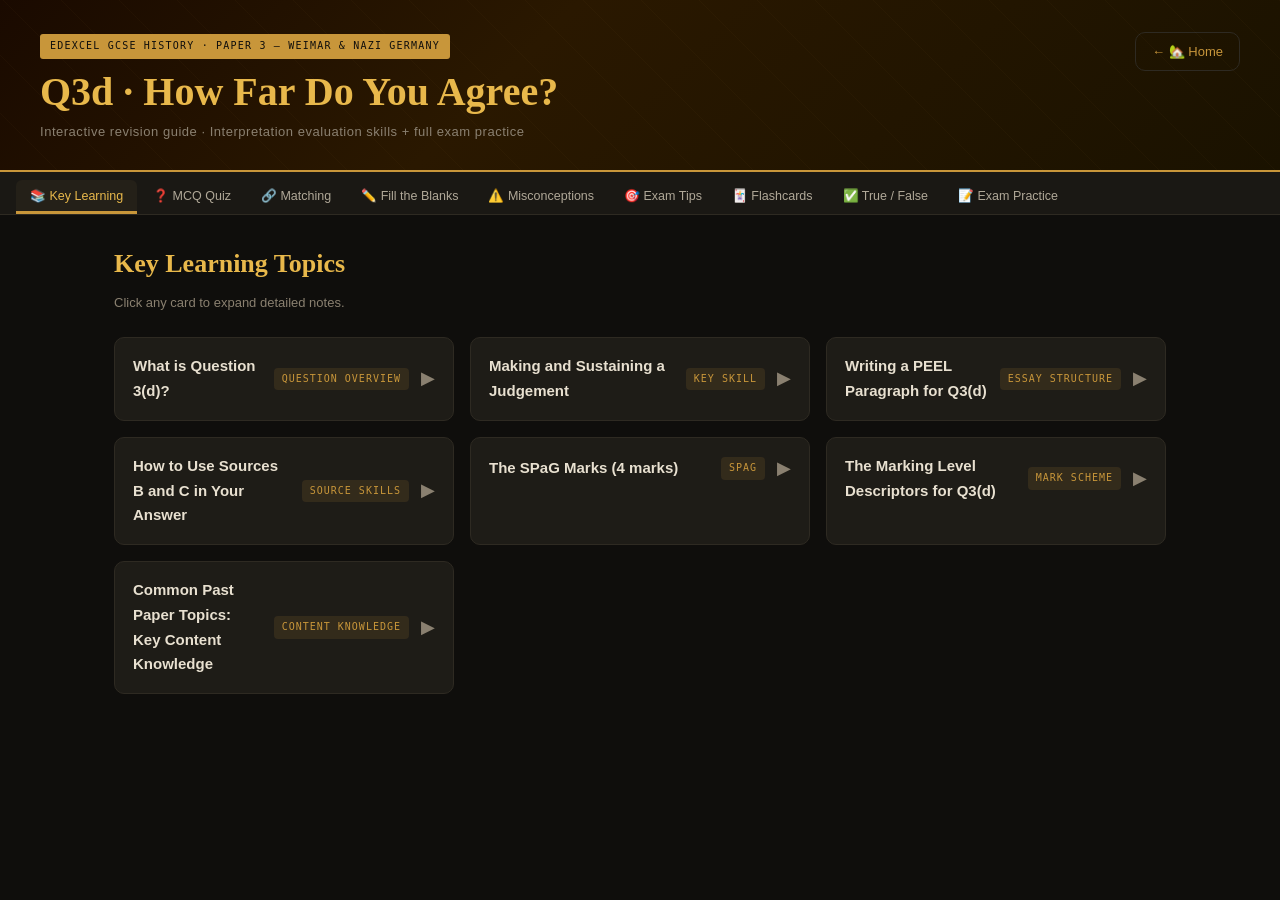
<file: Q3d_How_Far_Do_You_Agree.html>
<!doctype html>
<html lang="en">

<head>
    <meta charset="UTF-8">
    <meta name="viewport" content="width=device-width, initial-scale=1.0">
    <title>Topic 1 — The Weimar Republic 1918–1929 · Interactive Study Guide</title>
    <link rel="preconnect" href="https://fonts.googleapis.com">
    <link rel="stylesheet" href="stylesheet.css">


</head>

<body>

    <header>
        <div>
            <div class="badge">Edexcel GCSE History · Paper 3 — Weimar &amp; Nazi Germany</div>
            <h1>Topic 1 · The Weimar Republic 1918–1929</h1>
            <p>Interactive revision guide · All key content + full exam practice</p>
        </div>
        <a href="index.html" class="home-link">← 🏡 Home</a>
    </header>

    <nav class="tab-bar" id="tabBar">
        <button class="tab-btn active" onclick="switchTab('learn',this)">📚 Key Learning</button>
        <button class="tab-btn" onclick="switchTab('mcq',this)">❓ MCQ Quiz</button>
        <button class="tab-btn" onclick="switchTab('matching',this)">🔗 Matching</button>
        <button class="tab-btn" onclick="switchTab('fib',this)">✏️ Fill the Blanks</button>
        <button class="tab-btn" onclick="switchTab('misconceptions',this)">⚠️ Misconceptions</button>
        <button class="tab-btn" onclick="switchTab('examtips',this)">🎯 Exam Tips</button>
        <button class="tab-btn" onclick="switchTab('flashcards',this)">🃏 Flashcards</button>
        <button class="tab-btn" onclick="switchTab('truefalse',this)">✅ True / False</button>
        <button class="tab-btn" onclick="switchTab('exampractice',this)">📝 Exam Practice</button>
    </nav>

    <main>

        <!-- ═══════════════════════ KEY LEARNING ═══════════════════════ -->
        <div class="tab-panel active" id="tab-learn">
            <h2 class="section-title">Key Learning Topics</h2>
            <p class="section-sub">Click any card to expand detailed notes.</p>
            <div class="topic-grid" id="topicGrid"></div>
        </div>

        <!-- ═══════════════════════ MCQ ═══════════════════════ -->
        <div class="tab-panel" id="tab-mcq">
            <h2 class="section-title">Multiple Choice Questions</h2>
            <p class="section-sub">Select an answer to reveal instant feedback.</p>
            <div class="score-bar">
                <div>
                    <div class="score-num" id="mcqScore">0</div>
                    <div style="font-size:12px;color:var(--mid)">correct answers</div>
                </div>
                <div style="font-size:13px;color:var(--mid)">out of <strong id="mcqTotal">0</strong> attempted</div>
                <button class="reset-btn" onclick="resetMCQ()">RESET</button>
            </div>
            <div class="quiz-wrap" id="mcqWrap"></div>
        </div>

        <!-- ═══════════════════════ MATCHING ═══════════════════════ -->
        <div class="tab-panel" id="tab-matching">
            <h2 class="section-title">Matching Activity</h2>
            <p class="section-sub">Click a term on the left, then click the matching definition on the right.</p>
            <div class="score-bar">
                <div>
                    <div class="score-num" id="matchScore">0</div>
                    <div style="font-size:12px;color:var(--mid)">matched</div>
                </div>
                <div style="font-size:13px;color:var(--mid)">out of <strong id="matchTotal">0</strong></div>
                <button class="reset-btn" onclick="resetMatch()">RESET</button>
            </div>
            <div class="match-grid">
                <div>
                    <div class="match-label">TERMS</div>
                    <div class="match-col" id="matchLeft"></div>
                </div>
                <div>
                    <div class="match-label">DEFINITIONS</div>
                    <div class="match-col" id="matchRight"></div>
                </div>
            </div>
        </div>

        <!-- ═══════════════════════ FILL IN BLANKS ═══════════════════════ -->
        <div class="tab-panel" id="tab-fib">
            <h2 class="section-title">Fill in the Blanks</h2>
            <p class="section-sub">Choose the correct word from each dropdown. Wrong answers reset — try again!</p>
            <div class="score-bar">
                <div>
                    <div class="score-num" id="fibScore">0</div>
                    <div style="font-size:12px;color:var(--mid)">correct</div>
                </div>
                <div style="font-size:13px;color:var(--mid)">of <strong id="fibTotal">0</strong> blanks</div>
                <button class="reset-btn" onclick="resetFIB()">RESET</button>
            </div>
            <div class="fib-wrap" id="fibWrap"></div>
        </div>

        <!-- ═══════════════════════ MISCONCEPTIONS ═══════════════════════ -->
        <div class="tab-panel" id="tab-misconceptions">
            <h2 class="section-title">Common Misconceptions</h2>
            <p class="section-sub">What students often think — and what examiners actually want.</p>
            <div class="misc-list" id="miscList"></div>
        </div>

        <!-- ═══════════════════════ EXAM TIPS ═══════════════════════ -->
        <div class="tab-panel" id="tab-examtips">
            <h2 class="section-title">Exam Questions &amp; Tips</h2>
            <p class="section-sub">Most repeated question types and mark-scheme structures from real papers.</p>
            <div class="tips-grid" id="tipsGrid"></div>
        </div>

        <!-- ═══════════════════════ FLASHCARDS ═══════════════════════ -->
        <div class="tab-panel" id="tab-flashcards">
            <h2 class="section-title">Flashcards</h2>
            <p class="section-sub">Test yourself! Flip the card and rate your knowledge.</p>
            <div class="fc-container">
                <div class="score-bar" id="fcScoreBar" style="display:none;margin-bottom:20px">
                    <div>
                        <div class="score-num" id="fcKnown" style="color:#2d7a4f">0</div>
                        <div style="font-size:12px;color:var(--mid)">known</div>
                    </div>
                    <div>
                        <div class="score-num" id="fcUnknown" style="color:#c84b31">0</div>
                        <div style="font-size:12px;color:var(--mid)">learning</div>
                    </div>
                    <div style="font-size:13px;color:var(--mid)">out of <strong id="fcTotalTrack">0</strong></div>
                    <button class="reset-btn" onclick="resetFlashcards()">RESET</button>
                </div>
                <div id="fcActiveArea">
                    <div class="fc-progress" id="fcProgress">Card 1 of 0</div>
                    <div class="flashcard" id="flashcard" onclick="flipCard()">
                        <div class="fc-inner">
                            <div class="fc-front">
                                <div class="fc-label">KEY TERM</div>
                                <div class="fc-term" id="fcTerm"></div>
                            </div>
                            <div class="fc-back">
                                <div class="fc-def" id="fcDef"></div>
                            </div>
                        </div>
                    </div>
                    <p class="fc-hint">👆 Click card to flip</p>
                    <div class="fc-nav" id="fcNavDefault">
                        <button class="fc-btn outline" onclick="prevCard()">← Prev</button>
                        <button class="fc-btn outline" onclick="flipCard()">Flip</button>
                        <button class="fc-btn" onclick="nextCard()">Next →</button>
                    </div>
                    <div class="fc-nav" id="fcNavAssess" style="display:none;gap:15px">
                        <button class="fc-btn outline" style="border-color:#c84b31;color:#c84b31;flex:1"
                            onclick="markCard(false)">❌
                            Still Learning</button>
                        <button class="fc-btn" style="background:#2d7a4f;border-color:#2d7a4f;flex:1"
                            onclick="markCard(true)">✅ Got
                            It</button>
                    </div>
                </div>
                <div id="fcSummaryArea" style="display:none;text-align:center;padding:40px 20px">
                    <h3
                        style="font-family:'Playfair Display',serif;color:var(--accent2);font-size:24px;margin-bottom:12px">
                        Session Complete! 🎉</h3>
                    <p style="margin:15px 0;color:var(--text-dim)">You knew <strong id="fcSummaryKnown"
                            style="color:var(--accent2)">0</strong> out of <strong id="fcSummaryTotal"
                            style="color:var(--accent2)">0</strong> cards.</p>
                    <div style="margin-top:25px;display:flex;gap:15px;justify-content:center;flex-wrap:wrap">
                        <button class="fc-btn" id="btnReviewWrong" onclick="reviewWrong()"
                            style="background:#c84b31;border-color:#c84b31">Review Incorrect</button>
                        <button class="fc-btn outline" onclick="resetFlashcards()">Practice All Again</button>
                    </div>
                </div>
            </div>
        </div>

        <!-- ═══════════════════════ TRUE / FALSE ═══════════════════════ -->
        <div class="tab-panel" id="tab-truefalse">
            <h2 class="section-title">True or False?</h2>
            <p class="section-sub">Test your knowledge with these statements.</p>
            <div class="score-bar">
                <div>
                    <div class="score-num" id="tfScore">0</div>
                    <div style="font-size:12px;color:var(--mid)">correct</div>
                </div>
                <div style="font-size:13px;color:var(--mid)">of <strong id="tfTotal">0</strong> answered</div>
                <button class="reset-btn" onclick="resetTF()">RESET</button>
            </div>
            <div class="tf-wrap" id="tfWrap"></div>
        </div>

        <!-- ═══════════════════════ EXAM PRACTICE ═══════════════════════ -->
        <div class="tab-panel" id="tab-exampractice">
            <h2 class="section-title">Exam Practice Questions</h2>
            <p class="section-sub">Full exam questions with mark schemes. Use <strong>Hint</strong>, <strong>Sentence
                    Starter</strong> and <strong>Submit &amp; See Mark Scheme</strong> for each question.</p>
            <div class="ep-list" id="epList"></div>
        </div>

    </main>
<script>

     const pageMeta = {
            badge: "Edexcel GCSE History · Paper 3 — Weimar &amp; Nazi Germany",
            title: "Q3d · How Far Do You Agree?",
            subtitle: "Interactive revision guide · Interpretation evaluation skills + full exam practice"
        };

// ─────────────────────────────────────────────────────────────────────────────
// ARRAY 1: topics — 📚 Key Learning Cards
// Topic: Q3d "How Far Do You Agree with Interpretation 2?" — Weimar & Nazi Germany
// ─────────────────────────────────────────────────────────────────────────────

const topics = [
  {
    title: "What is Question 3(d)?",
    tag: "Question Overview",
    content: `<p>Question 3(d) is the final and highest-tariff question on Paper 3. It asks you to evaluate two historical interpretations on a specific topic and reach a clear judgement about how far you agree with Interpretation 2.</p>
<ul>
  <li><strong>Total marks:</strong> 20 marks (16 for analysis + 4 for SPaG)</li>
  <li><strong>Recommended time:</strong> 5 minutes planning, 20 minutes writing</li>
  <li><strong>Both interpretations:</strong> You must use Interpretation 1 AND Interpretation 2</li>
  <li><strong>Sources B and C:</strong> You should use these — they count as your own knowledge</li>
  <li><strong>Judgement:</strong> You must state how far you agree with Interpretation 2 and sustain that judgement throughout</li>
</ul>
<div class="formula-box">
  <strong>The Formula:</strong> Introduction (judgement) → PEEL paragraph for Int. 2 → PEEL paragraph for Int. 1 → Conclusion (sustained judgement + weighing)
</div>
<div class="case-study-box">
  <h4>Past Paper Topics (Q3d)</h4>
  <p>2018: Challenges facing the Weimar Republic 1919–23 | 2019: Nazi policies towards women | 2020: Support for the Nazi regime 1933–39 | 2021: Nazi Party support 1924–28 | 2022: Why Hitler became Chancellor 1933 | 2023: Cultural changes in Weimar Republic 1924–29 | 2024: Nazi methods of controlling people 1933–39</p>
</div>`
  },
  {
    title: "Making and Sustaining a Judgement",
    tag: "Key Skill",
    content: `<p>The most important skill in Q3(d) is making a <strong>clear, consistent judgement</strong> about how far you agree with Interpretation 2. Examiners award the highest marks (Level 4: 13–16) only when the judgement is sustained from introduction to conclusion.</p>
<ul>
  <li><strong>What "sustained" means:</strong> Your verdict at the start must match your verdict at the end. Do not say "I fully agree" in your introduction and "I partially agree" in your conclusion.</li>
  <li><strong>Degree words to use:</strong> "mostly agree", "largely agree", "partially agree", "do not agree", "agree to a limited extent" — be precise, not vague</li>
  <li><strong>Avoid:</strong> "kind of", "maybe", "to some extent" without explanation — these suggest you haven't decided</li>
</ul>
<div class="two-col">
  <div><div class="col-head">❌ Weak Judgement</div>
    <div class="con-item">Changing verdict halfway through the answer</div>
    <div class="con-item">Saying both interpretations are equally valid with no decision</div>
    <div class="con-item">Using vague phrases like "both sides have a point"</div>
  </div>
  <div><div class="col-head">✅ Strong Judgement</div>
    <div class="pro-item">Opening sentence states a clear verdict with a reason</div>
    <div class="pro-item">Each paragraph links back to how far you agree</div>
    <div class="pro-item">Conclusion weighs both interpretations and reaffirms verdict with best evidence</div>
  </div>
</div>
<div class="formula-box">
  <strong>Great Conclusion Formula:</strong> Judgement (how far you agree) + Counter (what Int. 1 gets right) + Support (your strongest evidence for your verdict)
</div>`
  },
  {
    title: "Writing a PEEL Paragraph for Q3(d)",
    tag: "Essay Structure",
    content: `<p>Each body paragraph should follow the <strong>PEEL structure</strong>, adapted specifically for interpretation questions. Every paragraph should contain a quote or paraphrase from an interpretation.</p>
<ul>
  <li><strong>P — Point:</strong> State your judgement on Interpretation 2 (agree/disagree) and why</li>
  <li><strong>E — Evidence:</strong> Quote or paraphrase directly from the interpretation. You can also use Sources B or C as evidence.</li>
  <li><strong>E — Explain:</strong> Explain why this evidence supports your judgement using own contextual knowledge</li>
  <li><strong>L — Link:</strong> Link back to the question — how does this show how far you agree with Interpretation 2?</li>
</ul>
<div class="case-study-box">
  <h4>Example PEEL — Hitler becoming Chancellor (2022 question)</h4>
  <p><strong>P:</strong> I agree with Interpretation 2 that mass support was crucial to Hitler becoming Chancellor.<br>
  <strong>E:</strong> Interpretation 2 states that "mass support gave Hitler a key to unlocking the door to power."<br>
  <strong>E:</strong> By July 1932 the Nazis were the largest party in the Reichstag. In the 1932 election Hitler came second to Hindenburg in the presidential race, showing his national appeal.<br>
  <strong>L:</strong> This shows Interpretation 2 is convincing because without electoral success, Hitler would never have been considered as a candidate for Chancellor at all.</p>
</div>
<p>Note: always mark references to an interpretation with <strong>(In)</strong> as examiners look for this as a signal that you are engaging with the interpretations.</p>`
  },
  {
    title: "How to Use Sources B and C in Your Answer",
    tag: "Source Skills",
    content: `<p>In Q3(d), Sources B and C are provided alongside the interpretations. Unlike the source utility question (Q3b), here the sources act as <strong>your own knowledge</strong> — you use them to support or challenge the interpretations.</p>
<ul>
  <li><strong>Do NOT:</strong> Evaluate the sources for usefulness or reliability — that is for Q3(b)</li>
  <li><strong>DO:</strong> Use the content of the sources as evidence to support or counter an interpretation</li>
  <li><strong>Do NOT:</strong> Use Source A — you receive no marks for this</li>
  <li><strong>DO:</strong> Refer to who produced the source and when, as this adds context to your evidence</li>
</ul>
<div class="case-study-box">
  <h4>Example: Using a Source as Evidence</h4>
  <p>Question: How far do you agree about Nazi Party support 1924–28?<br><br>
  "Source C [a photograph of a large Nazi rally in Nuremberg, 1928] supports Interpretation 1's claim that the Nazi Party had growing support in some areas, as it shows a large crowd gathering for a Nazi event even during the 'Golden Years', suggesting pockets of enthusiasm for the movement existed despite broader electoral weakness."</p>
</div>
<div class="formula-box">
  <strong>Source Integration Formula:</strong> Source [B/C] supports/challenges Interpretation [1/2] because it shows [content] → This suggests [link to judgement]
</div>`
  },
  {
    title: "The SPaG Marks (4 marks)",
    tag: "SPaG",
    content: `<p>An additional <strong>4 marks</strong> are available for Spelling, Punctuation and Grammar (SPaG) in Q3(d) only. These marks are awarded for consistency and quality across the <em>whole</em> answer.</p>
<ul>
  <li><strong>0 marks:</strong> Nothing written, or too many errors to follow the argument</li>
  <li><strong>1 mark:</strong> Basic control of spelling and grammar; limited specialist terms</li>
  <li><strong>2–3 marks:</strong> Mostly accurate spelling and punctuation; good grammar; range of specialist terms used correctly</li>
  <li><strong>4 marks:</strong> Consistently accurate spelling and punctuation; excellent grammar; wide range of specialist terms used throughout</li>
</ul>
<div class="two-col">
  <div><div class="col-head">Specialist Terms to Include</div>
    <div class="pro-item">Reichstag, Chancellor, Weimar Republic, proportional representation</div>
    <div class="pro-item">Hyperinflation, reparations, Dawes Plan, the Great Depression</div>
    <div class="pro-item">SA, SS, Gestapo, Hitler Youth, Volksgemeinschaft</div>
    <div class="pro-item">Putsch, Freikorps, Spartacists, Kapp Putsch</div>
  </div>
  <div><div class="col-head">Top SPaG Tips</div>
    <div class="pro-item">Use paragraphs — each new idea starts a new paragraph</div>
    <div class="pro-item">Re-read your answer: where you would take a breath, add a comma or full stop</div>
    <div class="pro-item">Spell key names correctly: Hindenburg, Stresemann, Goebbels, Röhm</div>
    <div class="pro-item">Vary sentence length — mix short, punchy sentences with longer analytical ones</div>
  </div>
</div>`
  },
  {
    title: "The Marking Level Descriptors for Q3(d)",
    tag: "Mark Scheme",
    content: `<p>Examiners read the <em>whole answer</em> and match it to a level. Individual points are not rewarded separately. Understanding the levels helps you aim for Level 4.</p>
<ul>
  <li><strong>Level 1 (1–4 marks):</strong> Simple comments about the interpretations; no real analysis; little or no judgement; limited own knowledge</li>
  <li><strong>Level 2 (5–8 marks):</strong> Some analysis of one or both interpretations; partial judgement, but not sustained; some relevant own knowledge</li>
  <li><strong>Level 3 (9–12 marks):</strong> Analysis of both interpretations with relevant own knowledge; a judgement is present but may not be fully sustained throughout</li>
  <li><strong>Level 4 (13–16 marks):</strong> Perceptive analysis and evaluation of both interpretations; consistent and sustained judgement throughout; well-selected contextual knowledge used to assess the strength of each interpretation</li>
</ul>
<div class="case-study-box">
  <h4>What Gets You from Level 3 to Level 4?</h4>
  <p>The key difference is a <strong>sustained judgement</strong>. Level 3 answers often have a good argument in body paragraphs but lose the thread in the conclusion, or change their mind. Level 4 answers also tend to <em>evaluate how convincing</em> each interpretation is, rather than just describing what they say. Try phrases like: "This makes Interpretation 2 more convincing because..." or "Interpretation 1 is limited because it only considers..."</p>
</div>`
  },
  {
    title: "Common Past Paper Topics: Key Content Knowledge",
    tag: "Content Knowledge",
    content: `<p>While Q3(d) rewards your skill in evaluating interpretations, you still need strong factual knowledge to support your argument. Here is a summary of the key content for common topics.</p>
<div class="two-col">
  <div><div class="col-head">Weimar Challenges 1919–23</div>
    <div class="pro-item">Spartacist Uprising (1919) — left-wing threat; crushed by Freikorps</div>
    <div class="pro-item">Kapp Putsch (1920) — right-wing; stopped by General Strike</div>
    <div class="pro-item">French occupation of the Ruhr (1923) → hyperinflation</div>
    <div class="pro-item">Munich Putsch (November 1923) — Hitler imprisoned</div>
  </div>
  <div><div class="col-head">Nazi Rise & Control 1924–39</div>
    <div class="pro-item">Golden Years (1924–29): Dawes Plan, Stresemann, Nazi seats fell to 12</div>
    <div class="pro-item">Great Depression (1929): unemployment → Nazi support surged to 230 seats (July 1932)</div>
    <div class="pro-item">Hitler appointed Chancellor January 1933; Reichstag Fire → Enabling Act</div>
    <div class="pro-item">Control via SS/Gestapo, propaganda (Goebbels), Hitler Youth, censorship</div>
  </div>
</div>
<div class="case-study-box">
  <h4>Nazi Policies Towards Women — Key Facts</h4>
  <p>Law for the Encouragement of Marriage (1933): interest-free loans if women left work; 800,000 couples took up the scheme. Mother's Cross: bronze (4+ children), silver (6+), gold (8+). By 1939 women's employment had actually risen from 11.5m to 12.5m as rearmament created a labour shortage. Law for the Reduction of Unemployment removed women from civil service jobs.</p>
</div>`
  }
];


// ─────────────────────────────────────────────────────────────────────────────
// ARRAY 2: mcqData — ❓ Multiple Choice Quiz
// ─────────────────────────────────────────────────────────────────────────────

const mcqData = [
  {
    q: "In Q3(d), how many marks are awarded for analysis and evaluation of the interpretations?",
    opts: [
      "12 marks",
      "20 marks",
      "16 marks",
      "8 marks"
    ],
    ans: 2,
    explain: "Correct: C. Q3(d) awards 16 marks for analysis and evaluation of the interpretations. An additional 4 marks are awarded for SPaG, making a total of 20 marks. A is wrong (12 marks is the 'Explain Why' question). B is wrong (20 is the total including SPaG). D is wrong (8 marks is the source utility question Q3b)."
  },
  {
    q: "Which of the following is a common error that prevents students from achieving Level 4 in Q3(d)?",
    opts: [
      "Quoting directly from one of the interpretations",
      "Using Sources B and C as additional evidence",
      "Changing your argument or judgement halfway through your answer",
      "Referring to contextual own knowledge"
    ],
    ans: 2,
    explain: "Correct: C. Changing your argument halfway through means there is no 'sustained judgement', which is required for Level 4 (13–16 marks). A is wrong — quoting from interpretations is required. B is wrong — using Sources B and C is encouraged and counts as own knowledge. D is wrong — using own knowledge is essential to reach the higher levels."
  },
  {
    q: "Interpretation 2 (Kershaw, 1991) argues that Hitler became Chancellor in 1933 mainly because of which factor?",
    opts: [
      "The actions of von Papen persuading Hindenburg",
      "The Wall Street Crash destroying the German economy",
      "Mass support — the Nazis had won the votes of a third of Germans by 1932",
      "The weaknesses of the Weimar Constitution's proportional representation system"
    ],
    ans: 2,
    explain: "Correct: C. Kershaw's Interpretation 2 emphasises that 'mass support gave Hitler a key to unlocking the door to power' and that no other party leader had Hitler's level of support. A describes Interpretation 1 (H A Turner). B is context but not Kershaw's main argument. D is relevant context but not the focus of either interpretation."
  },
  {
    q: "According to the mark scheme, what is the maximum marks a student can receive if they use only ONE of the two interpretations in their Q3(d) answer?",
    opts: [
      "8 marks",
      "4 marks",
      "12 marks",
      "16 marks"
    ],
    ans: 1,
    explain: "Correct: B. If a student only uses one interpretation, they are limited to a maximum of 4 marks. This is a critical error. A (8 marks), C (12 marks) and D (16 marks) are all too high — using both interpretations is essential to access Levels 2, 3, and 4."
  },
  {
    q: "In the 'Golden Years' (1924–28), how many seats did the Nazi Party win in the 1928 Reichstag election?",
    opts: [
      "32 seats",
      "107 seats",
      "14 seats",
      "12 seats"
    ],
    ans: 3,
    explain: "Correct: D. The Nazis won only 12 seats in the 1928 election, representing less than 3% of votes. This shows their lack of support during the prosperous Stresemann era. A (32 seats) is incorrect. B (107 seats) reflects their July 1932 peak. C (14 seats) was their December 1924 result, not 1928."
  },
  {
    q: "Interpretation 1 (C Epstein, 2015) about the Nazi regime 1933–39 argues which of the following?",
    opts: [
      "Germans were completely devoted to Hitler and the Nazi Party",
      "Many Germans did not fully conform with the Nazi regime and showed widespread dissent",
      "Nazi propaganda was so effective that opposition became impossible",
      "The German economy's success meant most Germans were contented"
    ],
    ans: 1,
    explain: "Correct: B. Epstein's Interpretation 1 emphasises non-conformity, stating that some people left the Nazi Party, refused to give the 'Heil Hitler' salute, listened to foreign radio, and that 'widespread complaining' showed Germans did not always fully support the regime. A describes Interpretation 2 (Gellately). C and D are not the focus of either interpretation."
  },
  {
    q: "When answering Q3(d), which source should you NOT reference, as it earns no marks?",
    opts: [
      "Source B",
      "Source C",
      "Source A",
      "Both Sources B and C"
    ],
    ans: 2,
    explain: "Correct: C. Source A is used in the inference question (Q3a) and is not available for use in Q3(d). Referencing Source A earns no marks. Sources B and C (A wrong) and (B wrong) should both be used — they count as your own knowledge in Q3(d). D is wrong for the same reason."
  },
  {
    q: "What does a strong conclusion to Q3(d) ALWAYS include?",
    opts: [
      "A new piece of evidence not used in the body paragraphs",
      "A description of what both interpretations say",
      "A clear judgement, an acknowledgement of the counter-argument, and the strongest supporting evidence",
      "An explanation of why the historian who wrote Interpretation 2 might be biased"
    ],
    ans: 2,
    explain: "Correct: C. The Edexcel mark scheme rewards conclusions containing: Judgement (how far you agree with Int. 2), Counter (what Int. 1 gets right), and Support (your best evidence). A is unnecessary — you don't need new evidence. B is too descriptive. D — evaluating the historian's bias is relevant to Q3(b) usefulness questions, not Q3(d)."
  },
  {
    q: "In the context of Nazi policies towards women, which statement is accurate?",
    opts: [
      "The total number of women in employment fell dramatically between 1933 and 1939",
      "The Law for the Encouragement of Marriage was introduced in 1937",
      "Women's employment actually increased from approximately 11.5 million to 12.5 million between 1933 and 1939",
      "The Mother's Cross was awarded to women who completed the 'duty year' in industry"
    ],
    ans: 2,
    explain: "Correct: C. Despite Nazi ideology promoting women's domestic role, total female employment rose from 11.5m to 12.5m 1933–39 as rearmament created a labour shortage. A is wrong — employment rose overall. B is wrong — the Law for the Encouragement of Marriage was introduced in 1933 (repealed 1937). D is wrong — the Mother's Cross rewarded women who had 4+ children."
  },
  {
    q: "What is the recommended planning time for Question 3(d)?",
    opts: [
      "10 minutes",
      "No planning — start writing immediately",
      "5 minutes",
      "2 minutes"
    ],
    ans: 2,
    explain: "Correct: C. Examiners recommend spending 5 minutes planning Q3(d) before writing. Planning should include annotating the interpretations, deciding your judgement, and identifying which evidence from Sources B and C you will use. A (10 minutes) is too long and wastes writing time. B — not planning risks an unsustained argument. D (2 minutes) is insufficient for a 20-mark question."
  },
  {
    q: "Interpretation 1 (H A Turner, 1996) about Hitler becoming Chancellor argues that which factor was most important?",
    opts: [
      "Nazi propaganda and mass support across all classes",
      "Elite political manipulation — von Papen persuading Hindenburg to appoint Hitler",
      "The weakness of the Weimar Constitution",
      "The impact of the Great Depression on the German economy"
    ],
    ans: 1,
    explain: "Correct: B. Turner's Interpretation 1 focuses on backroom political deals, arguing 'it was handed to him by the men who controlled Germany' and that 'von Papen managed to persuade Hindenburg to appoint Hitler as Chancellor.' A describes Interpretation 2 (Kershaw). C and D are relevant context but are not Turner's specific argument."
  },
  {
    q: "Which abbreviation should students write in brackets to signal to examiners that they are referencing an interpretation?",
    opts: [
      "(Src)",
      "(KL)",
      "(In)",
      "(AO3)"
    ],
    ans: 2,
    explain: "Correct: C. Students should write (In) after each reference to an interpretation to clearly signal this to examiners. This is the recognised convention on the Edexcel mark scheme. A (Src) is not a standard notation. B (KL) is not used. D (AO3) is the assessment objective label, not a citation convention."
  }
];


// ─────────────────────────────────────────────────────────────────────────────
// ARRAY 3: matchData — 🔗 Keyword Matching
// ─────────────────────────────────────────────────────────────────────────────

const matchData = [
  { term: "Sustained judgement", def: "A verdict on how far you agree with Interpretation 2 that remains consistent from the introduction to the conclusion." },
  { term: "SPaG", def: "Spelling, Punctuation and Grammar — worth 4 additional marks in Q3(d) for accuracy and use of specialist vocabulary." },
  { term: "PEEL paragraph", def: "Point, Evidence, Explain, Link — a paragraph structure used to analyse interpretations and support a judgement in Q3(d)." },
  { term: "Interpretation 1 (Turner, 1996)", def: "Argues Hitler became Chancellor because of elite political manipulation — von Papen persuading Hindenburg to appoint him." },
  { term: "Interpretation 2 (Kershaw, 1991)", def: "Argues mass support and electoral success was the key reason Hitler became Chancellor, with 13 million voters and 800,000 party members by 1932." },
  { term: "Reichstag", def: "The German parliament; the Nazis became the largest party in the Reichstag in July 1932 with 230 seats." },
  { term: "Proportional representation", def: "The Weimar voting system that awarded seats based on the share of votes received, allowing the Nazi Party to gain seats even with minority support." },
  { term: "Dawes Plan (1924)", def: "A US-backed scheme that restructured German reparations payments and loaned $800 million to Germany, helping to stabilise the economy during the 'Golden Years'." },
  { term: "Hyperinflation (1923)", def: "An extreme loss of the value of money in Germany, caused by the Weimar government printing money to pay striking workers in the Ruhr; it wiped out savings." },
  { term: "Law for the Encouragement of Marriage (1933)", def: "Nazi policy offering interest-free loans to couples if the woman left employment; 800,000 couples accepted the loans, but it was repealed in 1937." },
  { term: "Mother's Cross", def: "A Nazi medal awarded to women for having multiple children: bronze for 4+, silver for 6+, gold for 8+, promoting motherhood as a national duty." },
  { term: "Volksgemeinschaft", def: "The Nazi concept of a 'people's community' — a racially pure, harmonious German society used to justify both propaganda and exclusion of minorities." },
  { term: "Enabling Act (1933)", def: "Law passed after the Reichstag Fire that gave Hitler the power to pass laws without the Reichstag's approval, effectively ending democracy in Germany." },
  { term: "Gestapo", def: "The Nazi secret police, responsible for surveillance, arrest and interrogation of those considered enemies of the regime; used fear to suppress opposition." }
];


// ─────────────────────────────────────────────────────────────────────────────
// ARRAY 4 & 5: fibData + fibWords — ✏️ Fill in the Blanks
// ─────────────────────────────────────────────────────────────────────────────

const fibData = [
  {
    display: "Q3(d) is worth _____ marks for analysis of the interpretations, plus _____ additional marks for SPaG.",
    blanks: { B1: "16", B2: "4" }
  },
  {
    display: "Students must use both _____ 1 and Interpretation 2, and should use Sources _____ and C as their own knowledge.",
    blanks: { B1: "Interpretation", B2: "B" }
  },
  {
    display: "A _____ judgement means your verdict on how far you agree with Interpretation 2 remains the same throughout the entire answer.",
    blanks: { B1: "sustained" }
  },
  {
    display: "The _____ Plan (1924) loaned money to Germany and helped launch the period known as the '_____ Years'.",
    blanks: { B1: "Dawes", B2: "Golden" }
  },
  {
    display: "In the 1928 Reichstag elections, the Nazi Party won only _____ seats, representing less than _____ percent of the vote.",
    blanks: { B1: "12", B2: "3" }
  },
  {
    display: "The _____ Putsch of November 1923 was Hitler's failed attempt to seize power in Munich; he was subsequently imprisoned and used the time to write _____.",
    blanks: { B1: "Munich", B2: "Mein Kampf" }
  },
  {
    display: "The Law for the _____ of Marriage (1933) offered couples interest-free loans on the condition that the woman left _____ employment.",
    blanks: { B1: "Encouragement", B2: "paid" }
  },
  {
    display: "According to the mark scheme for Q3(d), students who do not include a clear _____ on Interpretation 2 cannot score above _____ marks.",
    blanks: { B1: "judgement", B2: "4" }
  },
  {
    display: "Historian _____ (2015) argues in Interpretation 1 that many Germans did not fully conform with the Nazi regime, citing 'widespread _____' as evidence.",
    blanks: { B1: "Epstein", B2: "complaining" }
  },
  {
    display: "The _____ Act of March 1933 gave Hitler the power to pass laws without the Reichstag, effectively making Germany a _____.",
    blanks: { B1: "Enabling", B2: "dictatorship" }
  },
  {
    display: "Between 1933 and 1939, women's total employment in Germany actually _____ from 11.5 million to _____ million, contradicting Nazi ideology.",
    blanks: { B1: "increased", B2: "12.5" }
  },
  {
    display: "The PEEL paragraph structure stands for Point, _____, Explain, and _____.",
    blanks: { B1: "Evidence", B2: "Link" }
  }
];

const fibWords = [
  "16", "4", "Interpretation", "B", "sustained", "Dawes", "Golden",
  "12", "3", "Munich", "Mein Kampf", "Encouragement", "paid",
  "judgement", "Epstein", "complaining", "Enabling", "dictatorship",
  "increased", "12.5", "Evidence", "Link",
  "Young", "Silver", "8", "20", "12", "Kapp", "Spartacist",
  "Hyperinflation", "decreased", "Gellately", "Turner", "Kershaw",
  "partial", "consistent", "Source", "A", "C", "propaganda", "Analysis",
  "evaluate", "Stresemann", "Hindenburg", "Chancellor"
];


// ─────────────────────────────────────────────────────────────────────────────
// ARRAY 6: tfData — ✅ True / False Quiz
// ─────────────────────────────────────────────────────────────────────────────

const tfData = [
  {
    statement: "In Q3(d), students can use Source A as additional evidence to support their judgement.",
    answer: false,
    explanation: "FALSE. Source A is used in the inference question Q3(a) and is NOT available for use in Q3(d). Referencing Source A earns no marks in this question. Only Sources B and C can be used, and they count as the student's own knowledge."
  },
  {
    statement: "A student who only analyses Interpretation 2 without addressing Interpretation 1 can score a maximum of 4 marks in Q3(d).",
    answer: true,
    explanation: "TRUE. The Edexcel mark scheme explicitly states that using only one interpretation limits the student to a maximum of 4 marks. Both interpretations must be used to access Levels 2, 3, and 4. This is one of the most commonly penalised errors."
  },
  {
    statement: "The Nazi Party became the largest party in the Reichstag for the first time in the November 1932 election.",
    answer: false,
    explanation: "FALSE. The Nazis first became the largest party in the Reichstag in the July 1932 election, winning 230 seats. In the November 1932 election their vote actually fell — they lost 34 seats — though they remained the largest party. This is an important distinction when evaluating interpretations about Hitler's rise to power."
  },
  {
    statement: "Kershaw's Interpretation 2 (1991) argues that mass popular support was the key reason Hitler became Chancellor in January 1933.",
    answer: true,
    explanation: "TRUE. Kershaw argues that 'mass support gave Hitler a key to unlocking the door to power' and that 'no other party leader had anything like Hitler's support.' This contrasts with Turner's Interpretation 1, which emphasises backroom political deals between von Papen and Hindenburg as the decisive factor."
  },
  {
    statement: "Hyperinflation in 1923 was caused entirely by the cost of Germany's reparations payments under the Treaty of Versailles.",
    answer: false,
    explanation: "FALSE. While reparations were a contributing factor, the immediate trigger for hyperinflation was the Weimar government's decision to print money to pay workers on strike during the French occupation of the Ruhr in 1923. The government could not find a solution and simply printed more money, ruining the economy. This nuance is important when evaluating Interpretation 2 about the Weimar Republic's challenges."
  },
  {
    statement: "Between 1933 and 1939, the total number of women in paid employment in Germany increased despite Nazi ideology promoting women's domestic role.",
    answer: true,
    explanation: "TRUE. Although the Nazis promoted the idea that women should stay at home (Kinder, Küche, Kirche), women's employment rose from approximately 11.5 million to 12.5 million by 1939. This was largely due to labour shortages created by rearmament under the Four Year Plan (1936), which directly contradicted the regime's stated goals for women."
  },
  {
    statement: "SPaG marks in Q3(d) are awarded for specific sections of the answer, such as the introduction or conclusion.",
    answer: false,
    explanation: "FALSE. SPaG marks are awarded as an overall mark for the whole answer — not for specific sections. Examiners read the entire response and decide which level of SPaG it represents based on consistency of accuracy and the range of specialist terms used throughout."
  },
  {
    statement: "The Enabling Act (March 1933) required a two-thirds majority in the Reichstag to pass.",
    answer: true,
    explanation: "TRUE. The Enabling Act required a two-thirds majority. Hitler achieved this by arresting Communist deputies, intimidating opposition with the SA, and winning the support of the Catholic Centre Party. This context is important when evaluating how much the Nazi regime relied on fear and coercion versus genuine consent."
  },
  {
    statement: "In Q3(d), the mark scheme rewards students for correctly identifying the origin and purpose of the historical interpretations.",
    answer: false,
    explanation: "FALSE. Evaluating the origin and purpose of interpretations (who wrote them, when, and why) is rewarded in Q3(c) — the 'how convincing' comparison question — not in Q3(d). In Q3(d), marks are awarded for analysing the content of the interpretations and making a sustained judgement about how far you agree with Interpretation 2, supported by contextual knowledge."
  },
  {
    statement: "After the Munich Putsch of 1923, Hitler was tried, imprisoned, and used his time in Landsberg Prison to write Mein Kampf.",
    answer: true,
    explanation: "TRUE. Hitler was sentenced to five years but served only nine months. During his imprisonment at Landsberg Prison he wrote Mein Kampf (My Struggle), which outlined his political ideology including anti-Semitism, Lebensraum, and the overthrow of the Weimar Republic. This is relevant context for questions about the Nazi Party's development in the years 1924–28."
  }
];


// ─────────────────────────────────────────────────────────────────────────────
// ARRAY 7: miscData — ⚠️ Common Misconceptions
// ─────────────────────────────────────────────────────────────────────────────

const miscData = [
  {
    wrong: "I can use Source A in my Q3(d) answer to support my argument about the interpretations.",
    correct: "Source A is only used in Q3(a) — the inference question. In Q3(d) it earns zero marks. Only Sources B and C can be used, and they function as your own contextual knowledge, not as sources to evaluate. Referencing Source A wastes precious time and marks."
  },
  {
    wrong: "I disagree with Interpretation 2 so I should evaluate and agree with Interpretation 1 instead.",
    correct: "The question always asks 'how far do you agree with Interpretation 2' — this is the interpretation you must evaluate as your focus. You must evaluate both interpretations, but your sustained judgement should always be framed in terms of how far you agree or disagree with Interpretation 2. Fully agreeing with Interpretation 1 while ignoring Interpretation 2 as the focus limits you to 4 marks maximum."
  },
  {
    wrong: "To get top marks, I need to find the 'right' answer about which interpretation is more accurate.",
    correct: "There is no single 'right' answer in Q3(d). The mark scheme explicitly states this: what matters is the quality of your reasoning, your sustained judgement, and your use of contextual knowledge to evaluate how convincing each interpretation is. You can fully agree, partially agree, or disagree with Interpretation 2 — as long as your argument is consistent and well-evidenced, you can access Level 4."
  },
  {
    wrong: "Writing 'both interpretations make valid points' is a good way to show a balanced argument.",
    correct: "This is one of the most penalised approaches. 'Both are valid' is not a judgement — it is a refusal to make one. The examiner needs to see you weigh the evidence and decide which interpretation is MORE convincing and why. Even if you think both have merit, you must still state which you agree with MORE and sustain that position. Use phrases like 'I mostly agree with Interpretation 2, though Interpretation 1 raises an important counter-argument about...'"
  },
  {
    wrong: "I should explain what happened in Weimar/Nazi Germany in detail, then mention the interpretations at the end.",
    correct: "Knowledge that is not linked to the interpretations earns zero marks. This is one of the most serious and common errors. Every piece of knowledge must be used to support or challenge one of the interpretations. The question rewards contextual knowledge only when it helps you evaluate how convincing the interpretations are. Structure your answer around the interpretations, not the historical narrative."
  },
  {
    wrong: "Once I've stated my overall judgement in the introduction, I don't need to keep repeating it.",
    correct: "Your judgement must be sustained throughout — that means linking back to it in every paragraph and especially in the conclusion. Examiners are looking for a consistent thread that runs through the whole answer. Use linking phrases at the end of each paragraph such as: 'This therefore supports Interpretation 2's argument that...' or 'This shows why I find Interpretation 1 more convincing on this point, though overall...'"
  },
  {
    wrong: "SPaG marks are just about spelling — if I can spell Hindenburg and Reichstag, I'll get full marks.",
    correct: "SPaG marks (4 marks) reward three things: accurate spelling AND punctuation AND grammar, AND the use of a wide range of specialist historical terms. To get 4/4 you need consistent accuracy across the whole answer plus vocabulary like Volksgemeinschaft, proportional representation, Enabling Act, reparations, Reichstag, Chancellor, SA, SS, Gestapo, and hyperinflation used correctly in context."
  }
];


// ─────────────────────────────────────────────────────────────────────────────
// ARRAY 8: examTips — 🎯 Exam Tips & Technique
// ─────────────────────────────────────────────────────────────────────────────

const examTips = [
  {
    type: "Q3(d) — How Far Do You Agree — 16 marks (+4 SPaG)",
    title: "The Sustained Judgement Essay",
    content: `<p>This question rewards your ability to evaluate two interpretations and reach a clear, sustained judgement. The examiner reads the whole answer and assigns a level — individual points do not equal individual marks.</p>
<p><strong>The Formula (PEEL approach):</strong></p>
<ul>
  <li><strong>Introduction:</strong> State clearly how far you agree with Interpretation 2 and give a brief reason. Use a degree word: "mostly", "largely", "partially", "not".</li>
  <li><strong>Paragraph 1 (Int. 2):</strong> Explain why Interpretation 2 is convincing. Quote/paraphrase from Int. 2 (In). Use own knowledge and/or Sources B or C to support it.</li>
  <li><strong>Paragraph 2 (Int. 1):</strong> Explain why Interpretation 1 also has validity. Quote/paraphrase from Int. 1 (In). Show awareness of what Int. 1 gets right, even if you ultimately prefer Int. 2.</li>
  <li><strong>Conclusion:</strong> Restate your judgement. Weigh the two interpretations. Explain WHY one is more convincing than the other using your best piece of evidence.</li>
</ul>
<p><strong>❌ Weak Answer:</strong> "Both interpretations make valid points about the Weimar Republic. Interpretation 1 says there were political threats and Interpretation 2 says there was hyperinflation. Both are important causes."</p>
<p><strong>✅ Strong Answer:</strong> "I mostly agree with Interpretation 2 that hyperinflation was the greater challenge facing the Weimar Republic. While Interpretation 1 correctly identifies the threat from extreme political parties, these threats were successfully dealt with — the Spartacists were crushed by the Freikorps and the Kapp Putsch was stopped by a General Strike. Hyperinflation, however, affected virtually every German and had long-term consequences for trust in the Republic. This makes Interpretation 2 more convincing overall (In)."</p>
<p><strong>Sentence Starters:</strong><br>
Introduction: "I [mostly/largely/partially] agree with Interpretation 2 that... because..."<br>
Int. 2 paragraph: "Interpretation 2 is convincing because it states that... (In). This is supported by..."<br>
Int. 1 paragraph: "However, Interpretation 1 raises an important counter-argument... (In)."<br>
Conclusion: "Overall, I [agree/disagree] with Interpretation 2 because... While Interpretation 1 is valid in arguing..., [strongest evidence] shows that Interpretation 2 is more convincing."</p>`,
    pills: ["AO1", "AO2", "AO3", "eval"]
  },
  {
    type: "Evaluating Interpretations — Analysis Skill",
    title: "How to Judge How Convincing an Interpretation Is",
    content: `<p>To reach Level 4, you must not just describe what each interpretation says — you must evaluate how <strong>convincing</strong> it is. This means weighing its strengths and limitations against contextual knowledge.</p>
<p><strong>Three techniques for evaluating an interpretation:</strong></p>
<ul>
  <li><strong>Support it:</strong> Bring in specific own knowledge that confirms the interpretation's argument. "Interpretation 2 is supported by the fact that..."</li>
  <li><strong>Challenge it:</strong> Bring in evidence the interpretation ignores or contradicts. "However, Interpretation 2 does not acknowledge that..."</li>
  <li><strong>Limit it:</strong> Explain what the interpretation misses or oversimplifies. "Interpretation 1 is limited because it focuses only on... and ignores..."</li>
</ul>
<p><strong>❌ Weak Answer:</strong> "Interpretation 2 says that women were not expected to work in Nazi Germany. This is about Nazi policies towards women."</p>
<p><strong>✅ Strong Answer:</strong> "Interpretation 2 argues that women were removed from the workforce, stating that 'female doctors and civil servants were sacked.' (In) This is partially convincing — the Law for the Reduction of Unemployment did remove women from civil service roles, and the Law for the Encouragement of Marriage offered loans if women left paid work. However, Interpretation 2 is limited because it fails to account for the fact that by 1939, total female employment had actually risen from 11.5 to 12.5 million, driven by labour shortages from rearmament. This suggests the policy was less successful than Interpretation 2 implies."</p>
<p><strong>Sentence Starter:</strong> "Interpretation [1/2] is [convincing/limited] because it [claims/ignores/overstates]..."</p>`,
    pills: ["AO2", "AO3", "eval"]
  },
  {
    type: "Using Sources B and C — Knowledge Integration",
    title: "Turn Sources Into Your Own Knowledge",
    content: `<p>Sources B and C are provided alongside the interpretations and can be used in Q3(d) as your own contextual knowledge. This is different from Q3(b), where you evaluate the sources' usefulness. Here, you use their content as evidence.</p>
<p><strong>How to integrate a source:</strong></p>
<ul>
  <li><strong>Step 1:</strong> Read the source content and decide whether it supports or challenges one of the interpretations.</li>
  <li><strong>Step 2:</strong> Reference the source briefly: "As Source B suggests..." or "Source C shows..."</li>
  <li><strong>Step 3:</strong> Explain how the source content links to your judgement about the interpretation.</li>
</ul>
<p><strong>❌ Weak Answer:</strong> "Source B is useful because it was written at the time."</p>
<p><strong>✅ Strong Answer:</strong> "Source C [Stresemann's 1929 speech] supports Interpretation 2's argument that German recovery was built on fragile foundations, as Stresemann himself acknowledged that 'if the short-term loans are called in by America, a large section of our economy would collapse.' This shows that even the architect of the Golden Years recognised the underlying instability, making Interpretation 2's argument more convincing (In)."</p>
<p><strong>Sentence Starter:</strong> "Source [B/C] supports/challenges Interpretation [1/2] because it shows... This suggests that [judgement on how far you agree]."</p>`,
    pills: ["AO1", "AO2", "AO3"]
  },
  {
    type: "SPaG — Spelling, Punctuation and Grammar (4 marks)",
    title: "Maximise Your Extra 4 Marks",
    content: `<p>The 4 SPaG marks are awarded only in Q3(d) and can make a significant difference to your overall Paper 3 grade. They reward consistent accuracy AND the use of specialist vocabulary throughout.</p>
<p><strong>Checklist for 4/4 SPaG:</strong></p>
<ul>
  <li><strong>Paragraphs:</strong> Use a new paragraph for each new point — never write in one block.</li>
  <li><strong>Punctuation:</strong> Every sentence ends with a full stop. Use commas for subordinate clauses. Apostrophes used correctly.</li>
  <li><strong>Spell these correctly:</strong> Reichstag, Chancellor, Hindenburg, Stresemann, Goebbels, Volksgemeinschaft, hyperinflation, reparations, Freikorps, Spartacist, proportional representation.</li>
  <li><strong>Specialist terms to use:</strong> Weimar Republic, Enabling Act, SA/SS/Gestapo, Hitler Youth, Night of the Long Knives, Dawes Plan, Treaty of Versailles, Kapp Putsch, Munich Putsch.</li>
  <li><strong>Re-read trick:</strong> Read your answer aloud in your head. Every natural breath = a comma or full stop that should be there.</li>
</ul>
<p><strong>❌ Weak Answer:</strong> "hitler made germany stronger and lots of people supported him they went to his rallyes and joined his party"</p>
<p><strong>✅ Strong Answer:</strong> "Hitler's mass support was demonstrated by the Nazis becoming the largest party in the Reichstag in July 1932, with 230 seats. By this point, 800,000 Germans had joined the Nazi Party, and propaganda orchestrated by Goebbels had ensured that Hitler's message reached millions of voters across Germany."</p>
<p><strong>Sentence Starter:</strong> Not applicable — SPaG is about the quality of your writing throughout, not a formula to follow.</p>`,
    pills: ["SPaG"]
  }
];


// ─────────────────────────────────────────────────────────────────────────────
// ARRAY 9: flashcards — 🃏 Flashcards
// ─────────────────────────────────────────────────────────────────────────────

const flashcards = [
  {
    term: "What does Q3(d) ask you to do?",
    def: "Evaluate two historical interpretations on a specific topic and reach a clear, sustained judgement about how far you agree with Interpretation 2. You must use both interpretations and Sources B and C. The question is worth 16 marks + 4 SPaG = 20 marks total."
  },
  {
    term: "What is a 'sustained judgement'?",
    def: "A verdict on how far you agree with Interpretation 2 that is stated clearly in the introduction and remains consistent throughout every paragraph, including the conclusion. Changing your argument halfway through prevents you from accessing Level 4 (13–16 marks)."
  },
  {
    term: "What is the maximum mark for using only ONE interpretation in Q3(d)?",
    def: "4 marks maximum. The mark scheme explicitly states that using only one interpretation, or focusing your argument on the wrong interpretation, limits you to Level 1 (1–4 marks). Both interpretations must be referenced and analysed."
  },
  {
    term: "Turner (1996) — what does Interpretation 1 argue about Hitler becoming Chancellor?",
    def: "Turner argues that Hitler did not seize power — it was handed to him by elite politicians. Von Papen persuaded the ageing President Hindenburg to appoint Hitler as Chancellor. The Nazi Party had actually suffered losses in November 1932 and was starting to fall apart before this appointment."
  },
  {
    term: "Kershaw (1991) — what does Interpretation 2 argue about Hitler becoming Chancellor?",
    def: "Kershaw argues that mass support was the key factor. By 1932, the Nazis had won the votes of a third of Germans, had 800,000 party members, and 13 million voters were prepared to trust Hitler. 'Mass support gave Hitler a key to unlocking the door to power.'"
  },
  {
    term: "What were the Nazi Party's Reichstag election results 1928–1932?",
    def: "1928: 12 seats (under 3% of votes). July 1932: 230 seats (37.4%) — largest party. November 1932: 196 seats (33.1%) — fell but still largest. January 1933: Hitler appointed Chancellor. March 1933: 288 seats (43.9%) in last free election."
  },
  {
    term: "What caused hyperinflation in Germany in 1923?",
    def: "France and Belgium occupied the Ruhr in January 1923 to claim reparations payments. The Weimar government encouraged passive resistance and paid the striking workers by printing more money. This flooded the economy with worthless currency. At its peak, a loaf of bread cost billions of marks."
  },
  {
    term: "What was the Law for the Encouragement of Marriage (1933)?",
    def: "A Nazi policy offering couples interest-free loans of 1,000 Reichsmarks on the condition that the woman left paid employment. 800,000 couples accepted the loans. The law was repealed in 1937 because of growing labour shortages caused by rearmament."
  },
  {
    term: "What is the PEEL structure for Q3(d)?",
    def: "Point — state your judgement on Interpretation 2. Evidence — quote or paraphrase from the interpretation, marking it with (In). Explain — use own knowledge to explain why this supports your judgement. Link — link back to the question to sustain your argument about how far you agree."
  },
  {
    term: "What is the great conclusion formula for Q3(d)?",
    def: "Judgement: State how far you agree with Interpretation 2. Counter: Acknowledge what Interpretation 1 gets right. Support: Use your strongest piece of evidence to justify your final verdict on Interpretation 2. Every conclusion must include all three elements to access the top marks."
  },
  {
    term: "How should Sources B and C be used in Q3(d)?",
    def: "As your own contextual knowledge — use the content of the sources to support or challenge one of the interpretations. Do NOT evaluate their usefulness or reliability (that is Q3b). Do NOT use Source A. Reference them as: 'Source B supports Interpretation 2 because it shows...'"
  },
  {
    term: "What evidence supports the argument that many Germans DID support the Nazi regime 1933–39?",
    def: "Nazi Party membership grew by 4 million 1933–39. Many Germans joined Nazi organisations willingly. Unemployment fell from 6 million to under 1 million. The regime's rejection of the Treaty of Versailles was popular. The 1936 Berlin Olympics boosted national pride and international prestige."
  },
  {
    term: "What evidence challenges the idea of widespread Nazi support 1933–39?",
    def: "Some Germans refused to give the 'Heil Hitler' salute. Edelweiss Pirates resisted Hitler Youth. Martin Niemöller and the Confessing Church opposed Nazi control of religion. Many joined the Nazi Party out of career necessity, not conviction. Increasing working hours and the cost of living caused resentment."
  },
  {
    term: "What specialist terms should you use for maximum SPaG marks?",
    def: "Reichstag, Chancellor, Weimar Republic, hyperinflation, reparations, proportional representation, Dawes Plan, Enabling Act, Volksgemeinschaft, SA, SS, Gestapo, Hitler Youth, Freikorps, Spartacists, Kapp Putsch, Munich Putsch, Treaty of Versailles, Night of the Long Knives."
  }
];


// ─────────────────────────────────────────────────────────────────────────────
// ARRAY 10: examQuestions — 📝 Exam Practice
// ─────────────────────────────────────────────────────────────────────────────

const examQuestions = [
  {
    num: "Q1",
    marks: 1,
    type: "mcq",
    caseStudy: "",
    question: "How many marks are available for analysis and evaluation of interpretations in Question 3(d)?",
    options: [
      "8 marks",
      "12 marks",
      "16 marks",
      "20 marks"
    ],
    answer: 2,
    hint: "Remember: 16 + 4 = 20 total. The 4 extra marks are for something else.",
    starter: "The correct answer is C.",
    markScheme: `<div class="marks-section">
<h5>Answer: C — 1 mark</h5>
<p><strong>C (16 marks): Correct.</strong> Q3(d) awards 16 marks for analysis and evaluation of both interpretations, plus an additional 4 marks for SPaG = 20 total.</p>
<ul>
  <li><strong>Why A (8 marks) is wrong:</strong> 8 marks is the allocation for the source utility question Q3(b).</li>
  <li><strong>Why B (12 marks) is wrong:</strong> 12 marks is the allocation for the 'Explain Why' question Q3(c).</li>
  <li><strong>Why D (20 marks) is wrong:</strong> 20 is the total including SPaG, not just the interpretation analysis element.</li>
</ul>
</div>`,
    modelAnswer: ""
  },
  {
    num: "Q2",
    marks: 4,
    type: "written",
    caseStudy: `Interpretation 1: From Hitler's Thirty Days to Power by H A Turner, published in 1996.
"In January 1933, Hitler did not seize power; it was handed to him by the men who controlled Germany. The Nazi Party had suffered huge losses in the Reichstag elections of November 1932 and it was starting to fall apart by January 1933. Hindenburg began to mistrust Chancellor von Schleicher. Meanwhile, von Papen managed to overcome the elderly President Hindenburg's doubts about Hitler and persuaded him to appoint Hitler as Chancellor."`,
    question: "Give TWO things you can infer from Interpretation 1 about why Hitler became Chancellor in 1933. [4 marks]",
    hint: "An inference is something suggested or implied by the source — not a direct quote. Use the formula: 'I can infer that... The detail that suggests this is...'",
    starter: "Inference 1: I can infer that... The detail in Interpretation 1 that suggests this is...\n\nInference 2: I can infer that... The detail in Interpretation 1 that suggests this is...",
    markScheme: `<div class="marks-section">
<h5>Mark Allocation — 4 marks (2 marks per inference)</h5>
<p>Each inference is worth 2 marks: 1 mark for the inference itself, 1 mark for the supporting detail from the source.</p>
<p><strong>Acceptable inferences include:</strong></p>
<ul>
  <li>That Hitler's appointment was not inevitable — the Nazi Party was losing support and declining by early 1933.</li>
  <li>That personal relationships and political manoeuvring among Germany's elite were decisive in Hitler's appointment.</li>
  <li>That Hindenburg had genuine reservations about Hitler and needed to be persuaded.</li>
  <li>That von Papen played a key role in Hitler's appointment by working to undermine von Schleicher.</li>
</ul>
<p><strong>Do NOT award:</strong> Simple paraphrases of the source that contain no inferential step (e.g. "The Nazi Party lost seats in November 1932" with no further development).</p>
<p><strong>Examiner's Comment:</strong> The most common error is copying out a quote rather than making an inference. Students must go beyond what the source literally says to what it implies or suggests.</p>
</div>`,
    modelAnswer: "Inference 1: I can infer that Hitler's rise to power was not inevitable and that the Nazi Party was in decline before he became Chancellor. The detail in Interpretation 1 that suggests this is Turner's statement that 'the Nazi Party had suffered huge losses in the Reichstag elections of November 1932 and it was starting to fall apart by January 1933', implying that Hitler's appointment came despite his party's deteriorating position.\n\nInference 2: I can infer that elite political manipulation was more important than popular support in making Hitler Chancellor. The detail that suggests this is that 'von Papen managed to overcome the elderly President Hindenburg's doubts about Hitler', suggesting that without this personal persuasion, Hindenburg might not have appointed Hitler at all."
  },
  {
    num: "Q3",
    marks: 4,
    type: "written",
    caseStudy: "",
    question: "Explain why the Weimar Republic faced serious challenges in the years 1919–23. You may use the following in your answer: the Kapp Putsch (1920) and hyperinflation (1923). You must also use information of your own. [12 marks]",
    hint: "This is the 12-mark 'Explain Why' question. Aim for at least 3 explained reasons. Each paragraph: state the reason → explain how it challenged the Weimar Republic → link to why it was a serious challenge. Your own knowledge point must be a different reason from the two given.",
    starter: "One reason the Weimar Republic faced challenges was... This was a serious challenge because...\n\nAnother reason was... For example,...\n\nA further challenge was [own knowledge point]... This mattered because...",
    markScheme: `<div class="marks-section">
<h5>Mark Allocation — 12 marks (Level response)</h5>
<ul>
  <li><strong>Level 1 (1–3 marks):</strong> Simple statements of reasons with little or no explanation.</li>
  <li><strong>Level 2 (4–6 marks):</strong> Some explanation of why challenges were serious; limited development.</li>
  <li><strong>Level 3 (7–9 marks):</strong> Several explained reasons; good use of the stimulus material; some own knowledge.</li>
  <li><strong>Level 4 (10–12 marks):</strong> Multiple well-explained reasons; both stimulus points used effectively; strong own-knowledge point; links between causes considered.</li>
</ul>
<p><strong>Reasons that can be credited:</strong></p>
<ul>
  <li>Kapp Putsch (1920): right-wing threat to democracy; government had to flee Berlin; showed the army could not be trusted to defend the Republic</li>
  <li>Hyperinflation (1923): triggered by printing money to pay Ruhr strikers; wiped out savings; undermined confidence in the Republic</li>
  <li>Spartacist Uprising (1919): left-wing threat; showed Republic was vulnerable immediately after formation</li>
  <li>Munich Putsch (1923): Hitler's attempted coup; showed the Republic faced threats from the extreme right</li>
  <li>The 'stab in the back' myth: many Germans blamed the Republic for Germany's defeat in WW1, creating a lack of legitimacy from the start</li>
  <li>The Treaty of Versailles (1919): reparations, territorial losses, and War Guilt Clause created economic and political resentment</li>
</ul>
<p><strong>Do NOT award:</strong> Vague statements such as "people didn't like the Weimar Republic" without explanation of why or how.</p>
</div>`,
    modelAnswer: "One reason the Weimar Republic faced serious challenges was the threat from extreme political groups on both the left and right. In March 1920, the Kapp Putsch saw Wolfgang Kapp and Freikorps soldiers march on Berlin and temporarily seize control of the government, forcing the elected Weimar government to flee the capital. This was a serious challenge because it demonstrated that the army — which the government had relied on to crush the Spartacists — could not be trusted to protect the Republic. The putsch was only stopped by a General Strike called by trade unions, showing how fragile the government's hold on power was.\n\nAnother major challenge was the economic crisis caused by hyperinflation in 1923. When France occupied the Ruhr in January 1923 to claim reparations payments, the Weimar government encouraged passive resistance and paid the striking workers by printing more money. The resulting hyperinflation devastated the German economy — a loaf of bread eventually cost billions of marks. Middle-class Germans who had saved money saw their savings become worthless overnight, while pensioners and those on fixed incomes were plunged into poverty. This created widespread resentment towards the Weimar government and damaged its credibility.\n\nFurthermore, the Republic faced a crisis of legitimacy from its very foundation due to the Treaty of Versailles (1919). Germany was forced to accept the 'War Guilt Clause' (Article 231), pay £6.6 billion in reparations, and lose 13% of its territory. Many Germans blamed the Weimar politicians — the so-called 'November Criminals' — for signing this humiliating treaty. This 'stab in the back' myth undermined public support for the Republic and provided extremist parties like the Nazis with a powerful propaganda weapon for years to come."
  },
  {
    num: "Q4",
    marks: 8,
    type: "written",
    caseStudy: `Source B: From a speech by Joseph Goebbels, Nazi Minister of Propaganda, at a rally in Berlin, 1934.
"The woman's place is in the home. It is her first, best, and most suitable place. Her most glorious duty is to give children to her people and nation. The woman who gives a child to her country does her duty just as much as the man who goes to war."

Source C: A photograph showing women working in a large textile factory in Germany, 1938.`,
    question: "How useful are Sources B and C for an enquiry into the success of Nazi policies towards women in the years 1933–39? Explain your answer, using Sources B and C and your knowledge of the historical context. [8 marks]",
    hint: "For each source, consider: What does the content tell us? Who produced it and why? What does the context (date, author, purpose) tell us about its usefulness? What are its limitations? Aim for a separate paragraph for each source.",
    starter: "Source B is useful for this enquiry because its content shows... However, its usefulness is limited because it was produced by [who/why]...\n\nSource C is useful because it shows... Its limitations include...",
    markScheme: `<div class="marks-section">
<h5>Mark Allocation — 8 marks (Level response)</h5>
<ul>
  <li><strong>Level 1 (1–2 marks):</strong> Simple comments on content only; no contextual knowledge used.</li>
  <li><strong>Level 2 (3–5 marks):</strong> Some explanation of usefulness based on content and/or context; limited development of limitations.</li>
  <li><strong>Level 3 (6–7 marks):</strong> Developed analysis of usefulness and limitations; contextual knowledge integrated for both sources.</li>
  <li><strong>Level 4 (8 marks):</strong> Perceptive evaluation of both sources; confident use of contextual knowledge to enhance analysis; clear judgement on the nature and extent of usefulness for the specific enquiry.</li>
</ul>
<p><strong>Source B — useful because:</strong> Shows the ideological basis for Nazi women's policy; reflects what the regime wanted people to believe; Goebbels as Propaganda Minister makes this highly representative of official Nazi messaging.</p>
<p><strong>Source B — limited because:</strong> Propaganda — designed to persuade, not to inform; does not reflect the reality that women's employment rose; gives no indication of whether women actually accepted these ideas.</p>
<p><strong>Source C — useful because:</strong> Shows that women were still working in factories in 1938 despite official ideology; provides visual evidence that challenges the success of Nazi policy; contemporary photograph carries evidential weight.</p>
<p><strong>Source C — limited because:</strong> A single factory — may not be representative; purpose is unclear (could itself be propaganda showing a 'modern' Germany); gives no figures for how many women were in industry.</p>
<p><strong>Examiner's Comment:</strong> Students must go beyond describing what sources show. The key is to explain what their content and context tell us specifically about the SUCCESS (or failure) of Nazi policies — linking analysis to the enquiry question.</p>
</div>`,
    modelAnswer: "Source B is useful for this enquiry because its content reveals the ideological foundation of Nazi policy towards women. Goebbels states that a woman's 'most glorious duty is to give children to her people and nation', which shows clearly that the Nazi regime intended to push women out of the public sphere and into the domestic role of wife and mother. The source is especially useful because Goebbels was the Nazi Minister of Propaganda, meaning this speech represents the official message the regime wanted to communicate to the German population. This helps us understand what the Nazis were trying to achieve with policies like the Law for the Encouragement of Marriage (1933) and the Mother's Cross.\n\nHowever, Source B's usefulness is limited because it is propaganda — produced to persuade, not to inform. It tells us what the regime wanted people to believe about women's roles, but not whether those policies actually succeeded. We know from contextual knowledge that the total number of women in employment actually rose from 11.5 million to 12.5 million between 1933 and 1939, as rearmament created a labour shortage. This suggests the reality was far more complex than Goebbels' speech implies.\n\nSource C — a photograph of women operating machinery in a textile factory in 1938 — is directly useful for examining the success of Nazi policy because it provides visual evidence that women remained in the industrial workforce despite the regime's ideology. The fact that this was taken in 1938 is significant, as it shows that five years into Nazi rule, women were still working in industry. This supports the argument that the regime's attempt to remove women from the workforce was ultimately unsuccessful.\n\nIts limitations, however, include the fact that it shows only one factory and may not be representative of the wider picture. We do not know the purpose for which the photograph was taken — it could itself be propaganda designed to celebrate German industrial productivity. Overall, used together, both sources are useful because they reveal the gap between Nazi ideology (Source B) and practice (Source C), helping us assess the partial failure of Nazi women's policies."
  },
  {
    num: "Q5",
    marks: 16,
    type: "written",
    caseStudy: `Interpretation 1: From Weimar and Nazi Germany by J Hite and C Hinton, published in 2000.
"The Nazis' attempts to drive women back into the home were not particularly successful. In fact, the number of women in all types of jobs increased, mainly due to the work opportunities created by the economic recovery. By 1936, more workers were needed in agriculture and industry in Germany and by 1939 this shortage of workers was a serious problem. This led to more women returning to work. Overall, the Nazis took a cautious approach to the employment of women and only a few women were actually forced out of jobs."

Interpretation 2: From The History Learning Site, a history website.
"Hitler was very clear that women should bring up children at home while their husbands worked. Schools taught girls from a young age that all good German women should get married and have children. 800,000 couples accepted loans offered as part of the Law for the Encouragement of Marriage. Women were not expected to work in Nazi Germany. Within months of Hitler coming to power, many female doctors and civil servants were sacked, followed by female teachers and lawyers. By 1939, very few women were in full-time work."`,
    question: "Spelling, punctuation, grammar and use of specialist terminology will be assessed in part (d).\n\nHow far do you agree with Interpretation 2 about the success of Nazi policies towards women in the years 1933–39?\n\nExplain your answer, using both interpretations and your knowledge of the historical context. [16 marks + 4 SPaG]",
    hint: "Plan first (5 minutes). Decide your judgement — do you mostly agree, partially agree, or disagree with Interpretation 2? State it clearly in your opening sentence and stick to it. Aim for: intro → paragraph on Int. 2 → paragraph on Int. 1 → conclusion that weighs both.",
    starter: "I [mostly/partially/do not] agree with Interpretation 2 about the success of Nazi policies towards women because...\n\nInterpretation 2 argues that... (In). This is supported by the fact that...\n\nHowever, Interpretation 1 challenges this by stating... (In). Evidence for this includes...\n\nOverall, I [agree/disagree] with Interpretation 2 because... While Interpretation 1 correctly identifies..., the strongest evidence shows that...",
    markScheme: `<div class="marks-section">
<h5>Mark Allocation — 16 marks + 4 SPaG (Level response)</h5>
<ul>
  <li><strong>Level 1 (1–4 marks):</strong> Simple comments about what the interpretations say; no real analysis; little or no judgement; may only address one interpretation.</li>
  <li><strong>Level 2 (5–8 marks):</strong> Some analysis of one or both interpretations; some own knowledge used; a judgement may be present but is not sustained.</li>
  <li><strong>Level 3 (9–12 marks):</strong> Analysis of both interpretations with contextual knowledge; a judgement is made but may not be fully sustained; some evaluation of how convincing each interpretation is.</li>
  <li><strong>Level 4 (13–16 marks):</strong> Perceptive and evaluative analysis of both interpretations; sustained judgement throughout; well-selected contextual knowledge used to assess the strengths and limitations of each interpretation; clear final weighing of both interpretations in the conclusion.</li>
</ul>
<p><strong>Evidence that supports Interpretation 2:</strong></p>
<ul>
  <li>Law for the Encouragement of Marriage (1933): 800,000 couples accepted loans if women left work</li>
  <li>Female doctors, civil servants, teachers and lawyers were sacked in 1933</li>
  <li>Mother's Cross rewarded women for having 4+ children, reinforcing domestic ideology</li>
  <li>Nazi schooling for girls emphasised domestic skills, marriage, and motherhood (Kinder, Küche, Kirche)</li>
  <li>National Socialist Womanhood organisation had 2.8 million members promoting domestic role</li>
</ul>
<p><strong>Evidence that supports Interpretation 1 (challenges Int. 2):</strong></p>
<ul>
  <li>Women's total employment rose from 11.5 million (1933) to 12.5 million (1939)</li>
  <li>Labour shortages from rearmament (Four Year Plan, 1936) forced regime to bring women back to work</li>
  <li>Law for the Encouragement of Marriage was repealed in 1937</li>
  <li>Women were never fully removed from agriculture or textiles where female labour was essential</li>
  <li>By 1939, the regime was actively recruiting women back into employment</li>
</ul>
<p><strong>SPaG:</strong> Award 1–4 marks based on accuracy of spelling/punctuation/grammar and range of specialist terms used consistently across the whole answer.</p>
<p><strong>Examiner's Comment:</strong> The most common reason students fall short of Level 4 is failing to sustain their judgement. If a student agrees with Interpretation 2 in the introduction but then spends the entire body arguing for Interpretation 1, this is not sustained. The best answers weave their judgement through every paragraph using phrases like 'This shows why I find Interpretation 2 partially convincing, but...' Students who consistently state and reinforce their overall verdict access the top marks.</p>
</div>`,
    modelAnswer: "I mostly agree with Interpretation 2 about the success of Nazi policies towards women, as it accurately reflects the regime's clear ideological goals and the concrete policy measures taken in the early years of Nazi rule to remove women from public life. (In)\n\nInterpretation 2 argues that 'women were not expected to work in Nazi Germany' and that 'many female doctors and civil servants were sacked' within months of Hitler coming to power. (In) This is convincing because it reflects the genuine policy measures introduced by the Nazi regime from 1933 onwards. The Law for the Encouragement of Marriage offered couples interest-free loans if women left paid employment, and 800,000 couples accepted these loans — a significant number that shows the policy had real impact on women's lives. The introduction of the Mother's Cross rewarded women for having four or more children, reinforcing the message that motherhood was a woman's highest contribution to the nation. The regime removed women from the civil service, law, and medicine in 1933, demonstrating a deliberate effort to reshape women's roles. This evidence supports Interpretation 2's argument that the Nazi regime was clear and purposeful in its approach to women. (In)\n\nHowever, Interpretation 1 presents a valid counter-argument that undermines the idea that these policies were fully successful. Hite and Hinton argue that 'the number of women in all types of jobs increased' and that 'only a few women were actually forced out of jobs.' (In) This is supported by the statistics: women's total employment rose from approximately 11.5 million in 1933 to 12.5 million by 1939. The key reason for this was the rearmament programme under the Four Year Plan (1936), which created a serious labour shortage. The regime was forced to bring women back into agriculture and industry, directly contradicting the ideology expressed in Interpretation 2. The Law for the Encouragement of Marriage was even repealed in 1937, suggesting the regime recognised its policy was unworkable in the face of economic reality. This shows that Interpretation 1 is convincing in highlighting the gap between Nazi ideology and practice. (In)\n\nOverall, I mostly agree with Interpretation 2, because it accurately captures the regime's ideological commitment and the genuine policy measures taken in the early years. (In) While Interpretation 1 is correct that the policies ultimately failed to remove women from the workforce — and this is an important qualification — this does not mean the policies had no success. The Nazi regime did succeed in shaping expectations about women's roles in society, stigmatising professional women, and creating strong social pressure for women to marry and have children. Therefore, Interpretation 2 is more convincing in capturing the regime's intentions and its partial success in enforcing a domestic ideology, even if Interpretation 1 is right that the practical, economic realities of rearmament meant the ideal could never fully be achieved. (In)"
  },
  {
    num: "Q6",
    marks: 16,
    type: "written",
    caseStudy: `Interpretation 1: From Hitler's Thirty Days to Power by H A Turner, published in 1996.
"In January 1933, Hitler did not seize power; it was handed to him by the men who controlled Germany. The Nazi Party had suffered huge losses in the Reichstag elections of November 1932 and it was starting to fall apart by January 1933. Hindenburg began to mistrust Chancellor von Schleicher. Meanwhile, von Papen managed to overcome the elderly President Hindenburg's doubts about Hitler and persuaded him to appoint Hitler as Chancellor. Hitler was supported by less than half the German population when he was appointed Chancellor by President Hindenburg."

Interpretation 2: From Hitler by I Kershaw, published in 1991.
"It was an extraordinary achievement by the Nazis to win the votes of a third of the German people between 1929 and 1932. By 1932, Hitler was in charge of a massive movement of 800,000 Party members and 13 million voters were generally prepared to place their trust in him. Nazi propaganda suggested that victory was inevitable. Mass support gave Hitler a key to unlocking the door to power. No other party leader had anything like Hitler's support from the German population."`,
    question: "Spelling, punctuation, grammar and use of specialist terminology will be assessed in part (d).\n\nHow far do you agree with Interpretation 2 about the reasons why Hitler became Chancellor in 1933?\n\nExplain your answer, using both interpretations and your knowledge of the historical context. [16 marks + 4 SPaG]",
    hint: "Plan: decide whether you mostly agree with Interpretation 2 (mass support) or Interpretation 1 (elite manipulation). Both have strong evidence. Your judgement: which factor was ultimately MORE important, and why? Remember to sustain your verdict in every paragraph.",
    starter: "I [mostly/partially/do not] agree with Interpretation 2 that mass support was the key reason Hitler became Chancellor in 1933. (In)\n\nInterpretation 2 is convincing because it states that... (In). This is supported by...\n\nHowever, Interpretation 1 argues that... (In). The evidence for this includes...\n\nOverall, I [agree/disagree with] Interpretation 2 because... While Turner correctly identifies..., Kershaw's argument is [more/less] convincing because...",
    markScheme: `<div class="marks-section">
<h5>Mark Allocation — 16 marks + 4 SPaG (Level response)</h5>
<ul>
  <li><strong>Level 1 (1–4 marks):</strong> Describes what the interpretations say; little analysis; no sustained judgement.</li>
  <li><strong>Level 2 (5–8 marks):</strong> Some analysis of one or both interpretations; partial judgement; some contextual knowledge.</li>
  <li><strong>Level 3 (9–12 marks):</strong> Analysis of both interpretations with contextual knowledge; a judgement present but may lack full consistency.</li>
  <li><strong>Level 4 (13–16 marks):</strong> Perceptive evaluation of both; sustained judgement throughout; contextual knowledge used to evaluate how convincing each interpretation is; strong conclusion that weighs both interpretations.</li>
</ul>
<p><strong>Evidence to support Interpretation 2 (mass support):</strong></p>
<ul>
  <li>Nazis became largest party in Reichstag in July 1932 (230 seats, 37.4% of votes)</li>
  <li>13 million voters, 800,000 Nazi Party members by 1932</li>
  <li>Hitler came second to Hindenburg in the 1932 presidential election</li>
  <li>Goebbels' propaganda made the Nazi movement seem unstoppable and inevitable</li>
  <li>No other party had comparable mass appeal — the SPD had only 133 seats in July 1932</li>
</ul>
<p><strong>Evidence to support Interpretation 1 (elite manipulation):</strong></p>
<ul>
  <li>Nazi seats actually fell by 34 in November 1932 — the party was losing momentum</li>
  <li>Hitler was supported by less than half of Germans when appointed — he had not won an election</li>
  <li>Hindenburg had previously refused to appoint Hitler; he needed to be persuaded by von Papen</li>
  <li>Von Papen and Hindenburg believed they could control Hitler — a serious miscalculation</li>
  <li>Von Schleicher's inability to form a stable government was the immediate trigger for Hitler's appointment</li>
</ul>
<p><strong>Examiner's Comment:</strong> Stronger answers will note that both factors were necessary — mass support made Hitler an option, but elite manipulation made him Chancellor at that specific moment. The best answers will judge which was the more fundamental or long-term cause.</p>
</div>`,
    modelAnswer: "I mostly agree with Interpretation 2 that mass support was the key reason Hitler became Chancellor in 1933, as without the electoral success that Kershaw describes, Hitler would never have been considered a serious candidate for Chancellor in the first place. (In)\n\nInterpretation 2 is convincing because it identifies the scale of the Nazis' democratic achievement. Kershaw states that 'mass support gave Hitler a key to unlocking the door to power' and that 'no other party leader had anything like Hitler's support.' (In) This is well-supported by the evidence. Between 1929 and 1932, as the Great Depression threw six million Germans out of work, Nazi support surged dramatically. In the July 1932 Reichstag election the Nazis won 230 seats — 37.4% of the vote — making them by far the largest party in Germany. Hitler came second to the war hero Hindenburg in the 1932 presidential election, demonstrating that his appeal had moved beyond just the discontented fringes of German society. By 1932, the Nazi Party had 800,000 members and 13 million loyal voters. This mass movement was essential because it gave Hitler the political leverage that made him impossible for elites like von Papen to ignore. Without these numbers, he could not have been a plausible Chancellor. (In)\n\nHowever, Interpretation 1 raises an important counter-argument. Turner argues that 'Hitler did not seize power; it was handed to him by the men who controlled Germany', and that von Papen persuaded an ageing and reluctant Hindenburg to appoint Hitler. (In) This perspective has merit. In November 1932, the Nazis actually lost 34 seats — their share of the vote fell from 37.4% to 33.1%, suggesting their mass support was already declining. Turner's point that Hitler was 'supported by less than half the German population' when appointed is accurate — he had never won an outright majority. Hindenburg had previously refused to appoint Hitler as Chancellor and needed to be persuaded by von Papen, who believed he could control Hitler and use him as a puppet. Had von Schleicher been able to form a stable government, Hitler might never have been offered the Chancellorship. This shows that elite political manoeuvring was the immediate cause of Hitler's appointment. (In)\n\nOverall, I mostly agree with Interpretation 2, because while Turner correctly identifies the decisive role of von Papen and Hindenburg in the short term, Kershaw's argument is more convincing in the longer term. (In) The reason Hitler was even considered as a candidate was his mass movement — without 13 million voters and 230 Reichstag seats, von Papen would never have suggested him to Hindenburg in the first place. The elite manipulation described in Interpretation 1 determined the timing of Hitler's appointment, but the mass support described in Interpretation 2 was the fundamental, underlying cause that made it possible. Interpretation 2 therefore provides the more convincing explanation of why Hitler became Chancellor in January 1933. (In)"
  }
];

</script>

    <script src="script.js"></script>


</body>

</html>
</file>
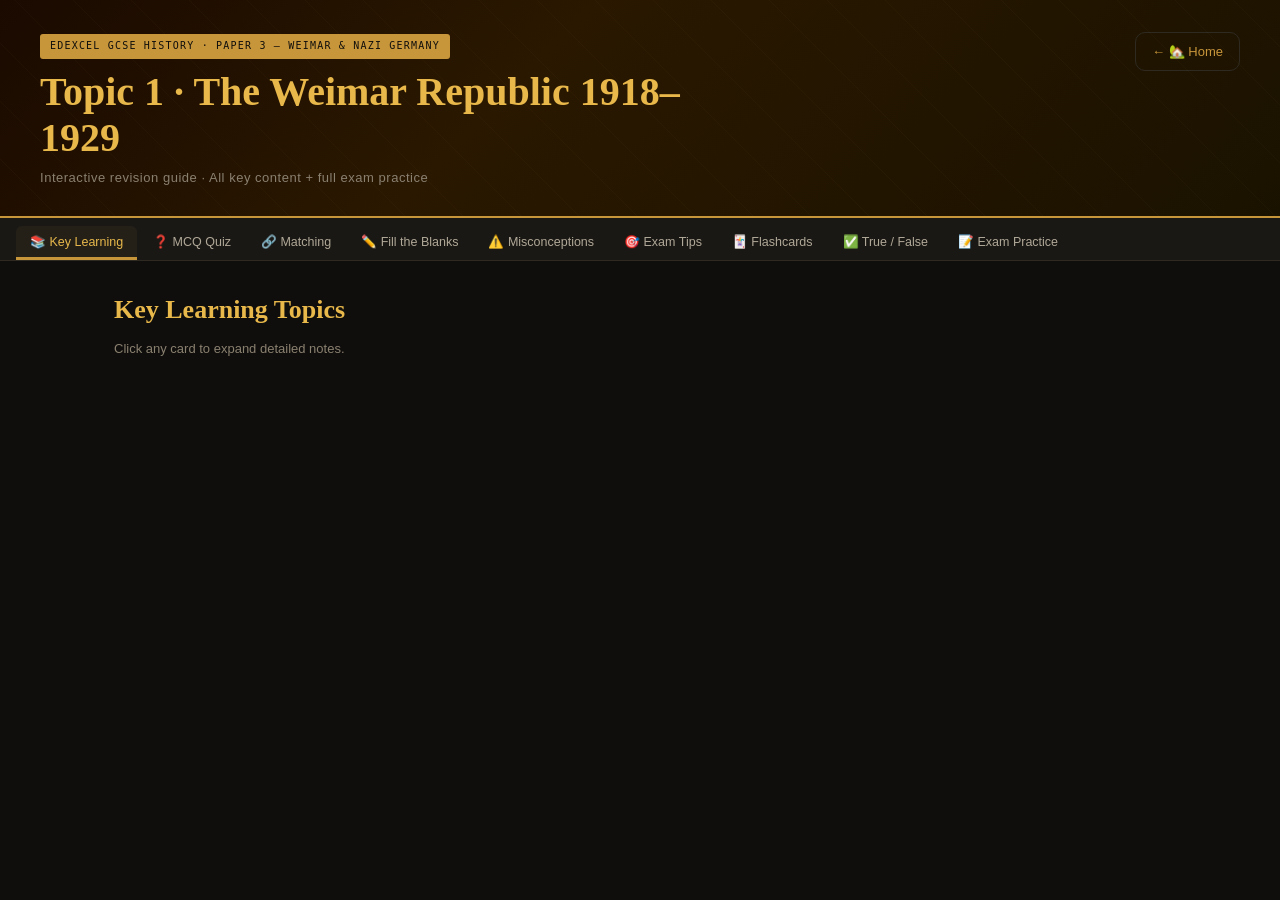
<file: Template.html>
<!doctype html>
<html lang="en">

<head>
  <meta charset="UTF-8">
  <meta name="viewport" content="width=device-width, initial-scale=1.0">
  <title>Topic 1 — The Weimar Republic 1918–1929 · Interactive Study Guide</title>
  <link rel="preconnect" href="https://fonts.googleapis.com">
<link rel="stylesheet" href="stylesheet.css">
    

</head>

<body>

  <header>
    <div>
      <div class="badge">Edexcel GCSE History · Paper 3 — Weimar &amp; Nazi Germany</div>
      <h1>Topic 1 · The Weimar Republic 1918–1929</h1>
      <p>Interactive revision guide · All key content + full exam practice</p>
    </div>
    <a href="index.html" class="home-link">← 🏡 Home</a>
  </header>

  <nav class="tab-bar" id="tabBar">
    <button class="tab-btn active" onclick="switchTab('learn',this)">📚 Key Learning</button>
    <button class="tab-btn" onclick="switchTab('mcq',this)">❓ MCQ Quiz</button>
    <button class="tab-btn" onclick="switchTab('matching',this)">🔗 Matching</button>
    <button class="tab-btn" onclick="switchTab('fib',this)">✏️ Fill the Blanks</button>
    <button class="tab-btn" onclick="switchTab('misconceptions',this)">⚠️ Misconceptions</button>
    <button class="tab-btn" onclick="switchTab('examtips',this)">🎯 Exam Tips</button>
    <button class="tab-btn" onclick="switchTab('flashcards',this)">🃏 Flashcards</button>
    <button class="tab-btn" onclick="switchTab('truefalse',this)">✅ True / False</button>
    <button class="tab-btn" onclick="switchTab('exampractice',this)">📝 Exam Practice</button>
  </nav>

  <main>

    <!-- ═══════════════════════ KEY LEARNING ═══════════════════════ -->
    <div class="tab-panel active" id="tab-learn">
      <h2 class="section-title">Key Learning Topics</h2>
      <p class="section-sub">Click any card to expand detailed notes.</p>
      <div class="topic-grid" id="topicGrid"></div>
    </div>

    <!-- ═══════════════════════ MCQ ═══════════════════════ -->
    <div class="tab-panel" id="tab-mcq">
      <h2 class="section-title">Multiple Choice Questions</h2>
      <p class="section-sub">Select an answer to reveal instant feedback.</p>
      <div class="score-bar">
        <div>
          <div class="score-num" id="mcqScore">0</div>
          <div style="font-size:12px;color:var(--mid)">correct answers</div>
        </div>
        <div style="font-size:13px;color:var(--mid)">out of <strong id="mcqTotal">0</strong> attempted</div>
        <button class="reset-btn" onclick="resetMCQ()">RESET</button>
      </div>
      <div class="quiz-wrap" id="mcqWrap"></div>
    </div>

    <!-- ═══════════════════════ MATCHING ═══════════════════════ -->
    <div class="tab-panel" id="tab-matching">
      <h2 class="section-title">Matching Activity</h2>
      <p class="section-sub">Click a term on the left, then click the matching definition on the right.</p>
      <div class="score-bar">
        <div>
          <div class="score-num" id="matchScore">0</div>
          <div style="font-size:12px;color:var(--mid)">matched</div>
        </div>
        <div style="font-size:13px;color:var(--mid)">out of <strong id="matchTotal">0</strong></div>
        <button class="reset-btn" onclick="resetMatch()">RESET</button>
      </div>
      <div class="match-grid">
        <div>
          <div class="match-label">TERMS</div>
          <div class="match-col" id="matchLeft"></div>
        </div>
        <div>
          <div class="match-label">DEFINITIONS</div>
          <div class="match-col" id="matchRight"></div>
        </div>
      </div>
    </div>

    <!-- ═══════════════════════ FILL IN BLANKS ═══════════════════════ -->
    <div class="tab-panel" id="tab-fib">
      <h2 class="section-title">Fill in the Blanks</h2>
      <p class="section-sub">Choose the correct word from each dropdown. Wrong answers reset — try again!</p>
      <div class="score-bar">
        <div>
          <div class="score-num" id="fibScore">0</div>
          <div style="font-size:12px;color:var(--mid)">correct</div>
        </div>
        <div style="font-size:13px;color:var(--mid)">of <strong id="fibTotal">0</strong> blanks</div>
        <button class="reset-btn" onclick="resetFIB()">RESET</button>
      </div>
      <div class="fib-wrap" id="fibWrap"></div>
    </div>

    <!-- ═══════════════════════ MISCONCEPTIONS ═══════════════════════ -->
    <div class="tab-panel" id="tab-misconceptions">
      <h2 class="section-title">Common Misconceptions</h2>
      <p class="section-sub">What students often think — and what examiners actually want.</p>
      <div class="misc-list" id="miscList"></div>
    </div>

    <!-- ═══════════════════════ EXAM TIPS ═══════════════════════ -->
    <div class="tab-panel" id="tab-examtips">
      <h2 class="section-title">Exam Questions &amp; Tips</h2>
      <p class="section-sub">Most repeated question types and mark-scheme structures from real papers.</p>
      <div class="tips-grid" id="tipsGrid"></div>
    </div>

    <!-- ═══════════════════════ FLASHCARDS ═══════════════════════ -->
    <div class="tab-panel" id="tab-flashcards">
      <h2 class="section-title">Flashcards</h2>
      <p class="section-sub">Test yourself! Flip the card and rate your knowledge.</p>
      <div class="fc-container">
        <div class="score-bar" id="fcScoreBar" style="display:none;margin-bottom:20px">
          <div>
            <div class="score-num" id="fcKnown" style="color:#2d7a4f">0</div>
            <div style="font-size:12px;color:var(--mid)">known</div>
          </div>
          <div>
            <div class="score-num" id="fcUnknown" style="color:#c84b31">0</div>
            <div style="font-size:12px;color:var(--mid)">learning</div>
          </div>
          <div style="font-size:13px;color:var(--mid)">out of <strong id="fcTotalTrack">0</strong></div>
          <button class="reset-btn" onclick="resetFlashcards()">RESET</button>
        </div>
        <div id="fcActiveArea">
          <div class="fc-progress" id="fcProgress">Card 1 of 0</div>
          <div class="flashcard" id="flashcard" onclick="flipCard()">
            <div class="fc-inner">
              <div class="fc-front">
                <div class="fc-label">KEY TERM</div>
                <div class="fc-term" id="fcTerm"></div>
              </div>
              <div class="fc-back">
                <div class="fc-def" id="fcDef"></div>
              </div>
            </div>
          </div>
          <p class="fc-hint">👆 Click card to flip</p>
          <div class="fc-nav" id="fcNavDefault">
            <button class="fc-btn outline" onclick="prevCard()">← Prev</button>
            <button class="fc-btn outline" onclick="flipCard()">Flip</button>
            <button class="fc-btn" onclick="nextCard()">Next →</button>
          </div>
          <div class="fc-nav" id="fcNavAssess" style="display:none;gap:15px">
            <button class="fc-btn outline" style="border-color:#c84b31;color:#c84b31;flex:1" onclick="markCard(false)">❌
              Still Learning</button>
            <button class="fc-btn" style="background:#2d7a4f;border-color:#2d7a4f;flex:1" onclick="markCard(true)">✅ Got
              It</button>
          </div>
        </div>
        <div id="fcSummaryArea" style="display:none;text-align:center;padding:40px 20px">
          <h3 style="font-family:'Playfair Display',serif;color:var(--accent2);font-size:24px;margin-bottom:12px">
            Session Complete! 🎉</h3>
          <p style="margin:15px 0;color:var(--text-dim)">You knew <strong id="fcSummaryKnown"
              style="color:var(--accent2)">0</strong> out of <strong id="fcSummaryTotal"
              style="color:var(--accent2)">0</strong> cards.</p>
          <div style="margin-top:25px;display:flex;gap:15px;justify-content:center;flex-wrap:wrap">
            <button class="fc-btn" id="btnReviewWrong" onclick="reviewWrong()"
              style="background:#c84b31;border-color:#c84b31">Review Incorrect</button>
            <button class="fc-btn outline" onclick="resetFlashcards()">Practice All Again</button>
          </div>
        </div>
      </div>
    </div>

    <!-- ═══════════════════════ TRUE / FALSE ═══════════════════════ -->
    <div class="tab-panel" id="tab-truefalse">
      <h2 class="section-title">True or False?</h2>
      <p class="section-sub">Test your knowledge with these statements.</p>
      <div class="score-bar">
        <div>
          <div class="score-num" id="tfScore">0</div>
          <div style="font-size:12px;color:var(--mid)">correct</div>
        </div>
        <div style="font-size:13px;color:var(--mid)">of <strong id="tfTotal">0</strong> answered</div>
        <button class="reset-btn" onclick="resetTF()">RESET</button>
      </div>
      <div class="tf-wrap" id="tfWrap"></div>
    </div>

    <!-- ═══════════════════════ EXAM PRACTICE ═══════════════════════ -->
    <div class="tab-panel" id="tab-exampractice">
      <h2 class="section-title">Exam Practice Questions</h2>
      <p class="section-sub">Full exam questions with mark schemes. Use <strong>Hint</strong>, <strong>Sentence
          Starter</strong> and <strong>Submit &amp; See Mark Scheme</strong> for each question.</p>
      <div class="ep-list" id="epList"></div>
    </div>

  </main>


  <script src="script.js"></script>


</body>

</html>
</file>
<file: stylesheet.css>
/* ── CSS Variables ── */
:root {
    --bg: #0f0e0c;
    --surface: #1a1814;
    --surface2: #242018;
    --border: #2e2a22;
    --accent: #c8963a;
    --accent2: #e8b84b;
    --red: #c84b31;
    --green: #2d7a4f;
    --mid: #8a8070;
    --text: #e8e0d0;
    --text-dim: #b0a898;
    --card-bg: #1e1c17;
    --radius: 10px;
    --shadow: 0 4px 24px rgba(0, 0, 0, 0.5);
}

* {
    box-sizing: border-box;
    margin: 0;
    padding: 0;
}

body {
    font-family: 'DM Sans', sans-serif;
    background: var(--bg);
    color: var(--text);
    min-height: 100vh;
    font-size: 15px;
    line-height: 1.65;
}

/* ── Header ── */
header {
    background: linear-gradient(135deg, #1a0a00 0%, #2a1800 40%, #1a1200 100%);
    border-bottom: 2px solid var(--accent);
    padding: 32px 40px 28px;
    display: flex;
    justify-content: space-between;
    align-items: flex-start;
    gap: 20px;
    position: relative;
    overflow: hidden;
}

header::before {
    content: '';
    position: absolute;
    inset: 0;
    background: repeating-linear-gradient(45deg, transparent, transparent 40px, rgba(200, 150, 58, 0.03) 40px, rgba(200, 150, 58, 0.03) 41px);
    pointer-events: none;
}

.badge {
    display: inline-block;
    background: var(--accent);
    color: #0f0e0c;
    font-family: 'DM Mono', monospace;
    font-size: 10px;
    font-weight: 500;
    letter-spacing: 0.12em;
    text-transform: uppercase;
    padding: 4px 10px;
    border-radius: 3px;
    margin-bottom: 10px;
}

header h1 {
    font-family: 'Playfair Display', serif;
    font-size: clamp(22px, 4vw, 40px);
    font-weight: 900;
    color: var(--accent2);
    line-height: 1.15;
    margin-bottom: 6px;
    max-width: 700px;
}

header p {
    color: var(--mid);
    font-size: 13px;
    font-weight: 300;
    letter-spacing: 0.04em;
}

.home-link {
    color: var(--accent);
    text-decoration: none;
    font-size: 13px;
    font-weight: 500;
    border: 1px solid var(--border);
    padding: 8px 16px;
    border-radius: var(--radius);
    white-space: nowrap;
    transition: all .2s;
    flex-shrink: 0;
}

.home-link:hover {
    background: var(--accent);
    color: #000;
    border-color: var(--accent);
}

/* ── Tab Bar ── */
.tab-bar {
    display: flex;
    gap: 2px;
    background: var(--surface);
    border-bottom: 1px solid var(--border);
    padding: 8px 16px 0;
    overflow-x: auto;
    scrollbar-width: none;
    flex-wrap: wrap;
}

.tab-bar::-webkit-scrollbar {
    display: none;
}

.tab-btn {
    background: transparent;
    border: none;
    border-bottom: 3px solid transparent;
    color: var(--text-dim);
    font-family: 'DM Sans', sans-serif;
    font-size: 12.5px;
    font-weight: 500;
    padding: 8px 14px;
    cursor: pointer;
    white-space: nowrap;
    transition: all .2s;
    border-radius: 6px 6px 0 0;
}

.tab-btn:hover {
    color: var(--text);
    background: var(--surface2);
}

.tab-btn.active {
    color: var(--accent2);
    border-bottom-color: var(--accent);
    background: var(--surface2);
}

/* ── Main ── */
main {
    padding: 28px 24px;
    max-width: 1100px;
    margin: 0 auto;
}

.tab-panel {
    display: none;
}

.tab-panel.active {
    display: block;
}

.section-title {
    font-family: 'Playfair Display', serif;
    font-size: 26px;
    font-weight: 700;
    color: var(--accent2);
    margin-bottom: 6px;
}

.section-sub {
    color: var(--mid);
    font-size: 13px;
    margin-bottom: 24px;
}

/* ── Score Bar ── */
.score-bar {
    display: flex;
    align-items: center;
    gap: 20px;
    background: var(--surface2);
    border: 1px solid var(--border);
    border-radius: var(--radius);
    padding: 12px 20px;
    margin-bottom: 24px;
    flex-wrap: wrap;
}

.score-num {
    font-family: 'Playfair Display', serif;
    font-size: 28px;
    font-weight: 700;
    color: var(--accent2);
    line-height: 1;
}

.reset-btn {
    margin-left: auto;
    background: transparent;
    border: 1px solid var(--border);
    color: var(--mid);
    font-family: 'DM Mono', monospace;
    font-size: 11px;
    letter-spacing: .08em;
    padding: 6px 14px;
    border-radius: 6px;
    cursor: pointer;
    transition: all .2s;
}

.reset-btn:hover {
    border-color: var(--accent);
    color: var(--accent);
}

/* ── Key Learning Cards ── */
.topic-grid {
    display: grid;
    grid-template-columns: repeat(auto-fill, minmax(320px, 1fr));
    gap: 16px;
}

.topic-card {
    background: var(--card-bg);
    border: 1px solid var(--border);
    border-radius: var(--radius);
    overflow: hidden;
    cursor: pointer;
    transition: border-color .2s, transform .15s;
}

.topic-card:hover {
    border-color: var(--accent);
    transform: translateY(-2px);
}

.topic-card.open {
    border-color: var(--accent);
}

.tc-header {
    display: flex;
    align-items: center;
    justify-content: space-between;
    padding: 16px 18px;
    gap: 12px;
}

.tc-tag {
    font-family: 'DM Mono', monospace;
    font-size: 10px;
    letter-spacing: .1em;
    text-transform: uppercase;
    color: var(--accent);
    background: rgba(200, 150, 58, 0.12);
    padding: 3px 8px;
    border-radius: 4px;
    flex-shrink: 0;
}

.tc-title {
    font-weight: 600;
    font-size: 15px;
    flex: 1;
}

.tc-arrow {
    color: var(--mid);
    font-size: 18px;
    transition: transform .25s;
    flex-shrink: 0;
}

.topic-card.open .tc-arrow {
    transform: rotate(90deg);
}

.tc-body {
    display: none;
    padding: 0 18px 18px;
    border-top: 1px solid var(--border);
    font-size: 14px;
    line-height: 1.7;
    color: var(--text-dim);
}

.topic-card.open .tc-body {
    display: block;
    padding-top: 14px;
}

.tc-body p {
    margin-bottom: 10px;
}

.tc-body ul {
    padding-left: 18px;
    margin-bottom: 10px;
}

.tc-body li {
    margin-bottom: 5px;
}

.tc-body strong {
    color: var(--text);
}

.case-study-box {
    background: rgba(200, 150, 58, 0.08);
    border-left: 3px solid var(--accent);
    border-radius: 0 6px 6px 0;
    padding: 12px 14px;
    margin: 12px 0;
}

.case-study-box h4 {
    color: var(--accent2);
    font-size: 13px;
    margin-bottom: 6px;
    font-family: 'DM Mono', monospace;
    text-transform: uppercase;
    letter-spacing: .06em;
}

.two-col {
    display: grid;
    grid-template-columns: 1fr 1fr;
    gap: 12px;
    margin: 12px 0;
}

.col-head {
    font-weight: 600;
    color: var(--accent2);
    font-size: 13px;
    text-transform: uppercase;
    letter-spacing: .05em;
    margin-bottom: 6px;
}

.pro-item {
    background: rgba(45, 122, 79, 0.15);
    border-left: 2px solid var(--green);
    padding: 6px 10px;
    border-radius: 0 4px 4px 0;
    font-size: 13px;
    margin-bottom: 6px;
}

.con-item {
    background: rgba(200, 75, 49, 0.12);
    border-left: 2px solid var(--red);
    padding: 6px 10px;
    border-radius: 0 4px 4px 0;
    font-size: 13px;
    margin-bottom: 6px;
}

/* ── MCQ ── */
.quiz-wrap {
    display: flex;
    flex-direction: column;
    gap: 20px;
}

.q-card {
    background: var(--card-bg);
    border: 1px solid var(--border);
    border-radius: var(--radius);
    padding: 20px;
}

.q-num {
    font-family: 'DM Mono', monospace;
    font-size: 11px;
    color: var(--accent);
    letter-spacing: .08em;
    margin-bottom: 8px;
}

.q-text {
    font-size: 15px;
    font-weight: 500;
    margin-bottom: 16px;
}

.opts {
    display: flex;
    flex-direction: column;
    gap: 8px;
}

.opt-btn {
    background: var(--surface2);
    border: 1px solid var(--border);
    border-radius: 6px;
    color: var(--text);
    font-family: 'DM Sans', sans-serif;
    font-size: 14px;
    padding: 10px 14px;
    text-align: left;
    cursor: pointer;
    transition: all .15s;
    display: flex;
    align-items: center;
    gap: 10px;
}

.opt-btn:hover:not(:disabled) {
    border-color: var(--accent);
    color: var(--accent2);
}

.opt-btn.correct {
    background: rgba(45, 122, 79, 0.2);
    border-color: var(--green);
    color: #6fcf97;
}

.opt-btn.wrong {
    background: rgba(200, 75, 49, 0.15);
    border-color: var(--red);
    color: #eb5757;
}

.opt-btn:disabled {
    cursor: default;
}

.opt-label {
    font-family: 'DM Mono', monospace;
    font-size: 12px;
    font-weight: 500;
    width: 20px;
    flex-shrink: 0;
}

.q-explain {
    margin-top: 14px;
    padding: 12px 14px;
    background: var(--surface2);
    border-radius: 6px;
    border-left: 3px solid var(--accent);
    font-size: 13px;
    color: var(--text-dim);
    display: none;
}

.q-explain.show {
    display: block;
}

/* ── Matching ── */
.match-grid {
    display: grid;
    grid-template-columns: 1fr 1fr;
    gap: 16px;
}

.match-label {
    font-family: 'DM Mono', monospace;
    font-size: 11px;
    color: var(--accent);
    letter-spacing: .1em;
    text-transform: uppercase;
    margin-bottom: 10px;
}

.match-col {
    display: flex;
    flex-direction: column;
    gap: 8px;
}

.match-item {
    background: var(--card-bg);
    border: 1px solid var(--border);
    border-radius: 6px;
    padding: 10px 14px;
    cursor: pointer;
    font-size: 14px;
    transition: all .15s;
    user-select: none;
}

.match-item:hover:not(.matched):not(.wrong-match) {
    border-color: var(--accent);
}

.match-item.selected {
    border-color: var(--accent2);
    background: rgba(200, 150, 58, 0.15);
    color: var(--accent2);
}

.match-item.matched {
    border-color: var(--green);
    background: rgba(45, 122, 79, 0.15);
    color: #6fcf97;
    cursor: default;
}

.match-item.wrong-match {
    border-color: var(--red);
    background: rgba(200, 75, 49, 0.15);
    animation: shake .3s;
}

@keyframes shake {

    0%,
    100% {
        transform: translateX(0)
    }

    25% {
        transform: translateX(-6px)
    }

    75% {
        transform: translateX(6px)
    }
}

/* ── Fill in Blanks ── */
.fib-wrap {
    display: flex;
    flex-direction: column;
    gap: 14px;
}

.fib-sentence {
    background: var(--card-bg);
    border: 1px solid var(--border);
    border-radius: var(--radius);
    padding: 16px 18px;
    font-size: 15px;
    line-height: 2;
}

.fib-sentence select {
    background: var(--surface2);
    border: 1px solid var(--accent);
    color: var(--text);
    border-radius: 4px;
    padding: 2px 8px;
    font-family: 'DM Sans', sans-serif;
    font-size: 14px;
    cursor: pointer;
    margin: 0 4px;
    outline: none;
}

.fib-sentence select.correct-ans {
    border-color: var(--green);
    background: rgba(45, 122, 79, 0.2);
    color: #6fcf97;
}

.fib-sentence select.wrong-ans {
    border-color: var(--red);
    background: rgba(200, 75, 49, 0.12);
    color: #eb5757;
    animation: shake .3s;
}

/* ── Misconceptions ── */
.misc-list {
    display: flex;
    flex-direction: column;
    gap: 16px;
}

.misc-card {
    background: var(--card-bg);
    border: 1px solid var(--border);
    border-radius: var(--radius);
    overflow: hidden;
}

.misc-wrong {
    display: flex;
    align-items: flex-start;
    gap: 12px;
    padding: 14px 18px;
    background: rgba(200, 75, 49, 0.1);
    border-bottom: 1px solid var(--border);
}

.misc-icon {
    font-size: 18px;
    flex-shrink: 0;
    margin-top: 2px;
}

.misc-wrong-text {
    font-size: 14px;
    color: #eb8585;
    font-style: italic;
}

.misc-correct {
    display: flex;
    align-items: flex-start;
    gap: 12px;
    padding: 14px 18px;
}

.misc-correct-text {
    font-size: 14px;
    color: var(--text-dim);
}

/* ── Exam Tips ── */
.tips-grid {
    display: flex;
    flex-direction: column;
    gap: 20px;
}

.tip-card {
    background: var(--card-bg);
    border: 1px solid var(--border);
    border-radius: var(--radius);
    padding: 22px;
}

.tip-type {
    font-family: 'DM Mono', monospace;
    font-size: 11px;
    color: var(--accent);
    letter-spacing: .1em;
    text-transform: uppercase;
    margin-bottom: 6px;
}

.tip-title {
    font-family: 'Playfair Display', serif;
    font-size: 20px;
    font-weight: 700;
    color: var(--accent2);
    margin-bottom: 14px;
}

.tip-content {
    font-size: 14px;
    color: var(--text-dim);
    line-height: 1.75;
}

.tip-content p {
    margin-bottom: 10px;
}

.tip-content ul {
    padding-left: 18px;
    margin-bottom: 10px;
}

.tip-content li {
    margin-bottom: 5px;
}

.tip-content strong {
    color: var(--text);
}

.pills {
    display: flex;
    gap: 6px;
    flex-wrap: wrap;
    margin-top: 14px;
}

.pill {
    font-family: 'DM Mono', monospace;
    font-size: 11px;
    padding: 3px 10px;
    border-radius: 20px;
    border: 1px solid var(--accent);
    color: var(--accent);
    letter-spacing: .06em;
}

/* ── Flashcards ── */
.fc-container {
    max-width: 600px;
    margin: 0 auto;
}

.fc-progress {
    text-align: center;
    font-family: 'DM Mono', monospace;
    font-size: 12px;
    color: var(--mid);
    margin-bottom: 16px;
}

.flashcard {
    perspective: 1000px;
    cursor: pointer;
    height: 240px;
    margin-bottom: 20px;
}

.fc-inner {
    width: 100%;
    height: 100%;
    transition: transform .5s;
    transform-style: preserve-3d;
    position: relative;
}

.flashcard.flipped .fc-inner {
    transform: rotateY(180deg);
}

.fc-front,
.fc-back {
    position: absolute;
    inset: 0;
    backface-visibility: hidden;
    border-radius: var(--radius);
    display: flex;
    flex-direction: column;
    align-items: center;
    justify-content: center;
    padding: 30px;
    text-align: center;
    border: 2px solid var(--accent);
}

.fc-front {
    background: linear-gradient(135deg, #1e1c17, #2a2018);
}

.fc-back {
    background: linear-gradient(135deg, #1a2018, #1e2820);
    transform: rotateY(180deg);
    border-color: var(--green);
}

.fc-label {
    font-family: 'DM Mono', monospace;
    font-size: 10px;
    color: var(--mid);
    letter-spacing: .1em;
    text-transform: uppercase;
    margin-bottom: 14px;
}

.fc-term {
    font-family: 'Playfair Display', serif;
    font-size: 22px;
    font-weight: 700;
    color: var(--accent2);
}

.fc-def {
    font-size: 15px;
    color: var(--text-dim);
    line-height: 1.65;
}

.fc-hint {
    text-align: center;
    font-size: 12px;
    color: var(--mid);
    margin-bottom: 16px;
}

.fc-nav {
    display: flex;
    gap: 10px;
    justify-content: center;
}

.fc-btn {
    background: var(--accent);
    border: 1px solid var(--accent);
    color: #000;
    font-family: 'DM Sans', sans-serif;
    font-size: 13px;
    font-weight: 600;
    padding: 9px 20px;
    border-radius: 6px;
    cursor: pointer;
    transition: all .15s;
}

.fc-btn:hover {
    opacity: .85;
}

.fc-btn.outline {
    background: transparent;
    color: var(--accent);
}

.fc-btn.outline:hover {
    background: rgba(200, 150, 58, 0.1);
}

/* ── True/False ── */
.tf-wrap {
    display: flex;
    flex-direction: column;
    gap: 14px;
}

.tf-card {
    background: var(--card-bg);
    border: 1px solid var(--border);
    border-radius: var(--radius);
    padding: 18px;
}

.tf-statement {
    font-size: 15px;
    margin-bottom: 14px;
}

.tf-btns {
    display: flex;
    gap: 10px;
}

.tf-btn {
    background: var(--surface2);
    border: 1px solid var(--border);
    color: var(--text);
    font-family: 'DM Sans', sans-serif;
    font-size: 13px;
    font-weight: 600;
    padding: 8px 22px;
    border-radius: 6px;
    cursor: pointer;
    transition: all .15s;
}

.tf-btn:hover:not(:disabled) {
    border-color: var(--accent);
    color: var(--accent2);
}

.tf-btn.correct {
    background: rgba(45, 122, 79, 0.2);
    border-color: var(--green);
    color: #6fcf97;
}

.tf-btn.wrong {
    background: rgba(200, 75, 49, 0.15);
    border-color: var(--red);
    color: #eb5757;
}

.tf-btn:disabled {
    cursor: default;
}

.tf-explain {
    margin-top: 12px;
    font-size: 13px;
    color: var(--text-dim);
    padding: 10px 14px;
    background: var(--surface2);
    border-radius: 6px;
    border-left: 3px solid var(--accent);
    display: none;
}

.tf-explain.show {
    display: block;
}

/* ── Exam Practice ── */
.ep-list {
    display: flex;
    flex-direction: column;
    gap: 28px;
}

.ep-card {
    background: var(--card-bg);
    border: 1px solid var(--border);
    border-radius: var(--radius);
    overflow: hidden;
}

.ep-header {
    padding: 18px 22px;
    border-bottom: 1px solid var(--border);
    display: flex;
    justify-content: space-between;
    align-items: center;
    flex-wrap: wrap;
    gap: 8px;
}

.ep-qnum {
    font-family: 'DM Mono', monospace;
    font-size: 12px;
    color: var(--accent);
    letter-spacing: .08em;
}

.ep-marks {
    font-family: 'DM Mono', monospace;
    font-size: 12px;
    color: var(--mid);
}

.ep-case {
    padding: 16px 22px;
    background: rgba(200, 150, 58, 0.06);
    border-bottom: 1px solid var(--border);
    font-size: 14px;
    color: var(--text-dim);
    font-style: italic;
    white-space: pre-line;
    line-height: 1.7;
}

.ep-case strong {
    font-style: normal;
    font-family: 'DM Mono', monospace;
    font-size: 11px;
    color: var(--accent);
    text-transform: uppercase;
    letter-spacing: .08em;
    display: block;
    margin-bottom: 8px;
    font-weight: 500;
}

.ep-question {
    padding: 16px 22px;
    font-size: 16px;
    font-weight: 600;
    border-bottom: 1px solid var(--border);
}

.ep-textarea {
    width: 100%;
    background: var(--surface2);
    border: none;
    border-bottom: 1px solid var(--border);
    color: var(--text);
    font-family: 'DM Sans', sans-serif;
    font-size: 14px;
    padding: 16px 22px;
    resize: vertical;
    min-height: 120px;
    outline: none;
}

.ep-textarea:focus {
    background: #1e1c17;
}

.ep-actions {
    padding: 14px 22px;
    display: flex;
    gap: 10px;
    flex-wrap: wrap;
    border-bottom: 1px solid var(--border);
}

.ep-btn {
    background: transparent;
    border: 1px solid var(--border);
    color: var(--text-dim);
    font-family: 'DM Sans', sans-serif;
    font-size: 12px;
    padding: 7px 14px;
    border-radius: 6px;
    cursor: pointer;
    transition: all .15s;
}

.ep-btn:hover {
    border-color: var(--accent);
    color: var(--accent);
}

.ep-btn.primary {
    background: var(--accent);
    border-color: var(--accent);
    color: #000;
    font-weight: 600;
}

.ep-btn.primary:hover {
    background: var(--accent2);
    border-color: var(--accent2);
}

.ep-reveal {
    padding: 18px 22px;
    display: none;
    font-size: 14px;
}

.ep-reveal.show {
    display: block;
}

.ep-reveal h5 {
    font-family: 'DM Mono', monospace;
    font-size: 11px;
    color: var(--accent);
    letter-spacing: .1em;
    text-transform: uppercase;
    margin-bottom: 10px;
}

.ep-hint-box {
    padding: 12px 16px;
    background: rgba(200, 150, 58, 0.1);
    border-radius: 6px;
    font-size: 14px;
    color: var(--text-dim);
    display: none;
}

.ep-hint-box.show {
    display: block;
}

.ep-starter-box {
    padding: 12px 16px;
    background: rgba(45, 122, 79, 0.12);
    border-radius: 6px;
    font-size: 14px;
    color: var(--text-dim);
    white-space: pre-line;
    display: none;
}

.ep-starter-box.show {
    display: block;
}

.marks-section h5 {
    font-family: 'Playfair Display', serif;
    font-size: 16px;
    color: var(--accent2);
    margin-bottom: 10px;
}

.marks-section ul {
    padding-left: 18px;
    margin-bottom: 10px;
}

.marks-section li {
    margin-bottom: 5px;
    color: var(--text-dim);
}

.marks-section p {
    margin-bottom: 8px;
    color: var(--text-dim);
}

.marks-section strong {
    color: var(--text);
}

.model-answer-box {
    margin-top: 14px;
    padding: 16px;
    background: rgba(45, 122, 79, 0.1);
    border-left: 3px solid var(--green);
    border-radius: 0 6px 6px 0;
    font-size: 14px;
    color: var(--text-dim);
    line-height: 1.75;
}

.model-answer-box h6 {
    font-family: 'DM Mono', monospace;
    font-size: 11px;
    color: var(--green);
    text-transform: uppercase;
    letter-spacing: .08em;
    margin-bottom: 8px;
}

/* MCQ in EP */
.ep-mcq-opts {
    display: flex;
    flex-direction: column;
    gap: 8px;
    padding: 16px 22px;
    border-bottom: 1px solid var(--border);
}

/* Responsive */
@media (max-width: 640px) {
    header {
        padding: 20px 16px;
        flex-direction: column;
    }

    main {
        padding: 20px 12px;
    }

    .match-grid {
        grid-template-columns: 1fr;
    }

    .two-col {
        grid-template-columns: 1fr;
    }
}
</file>
